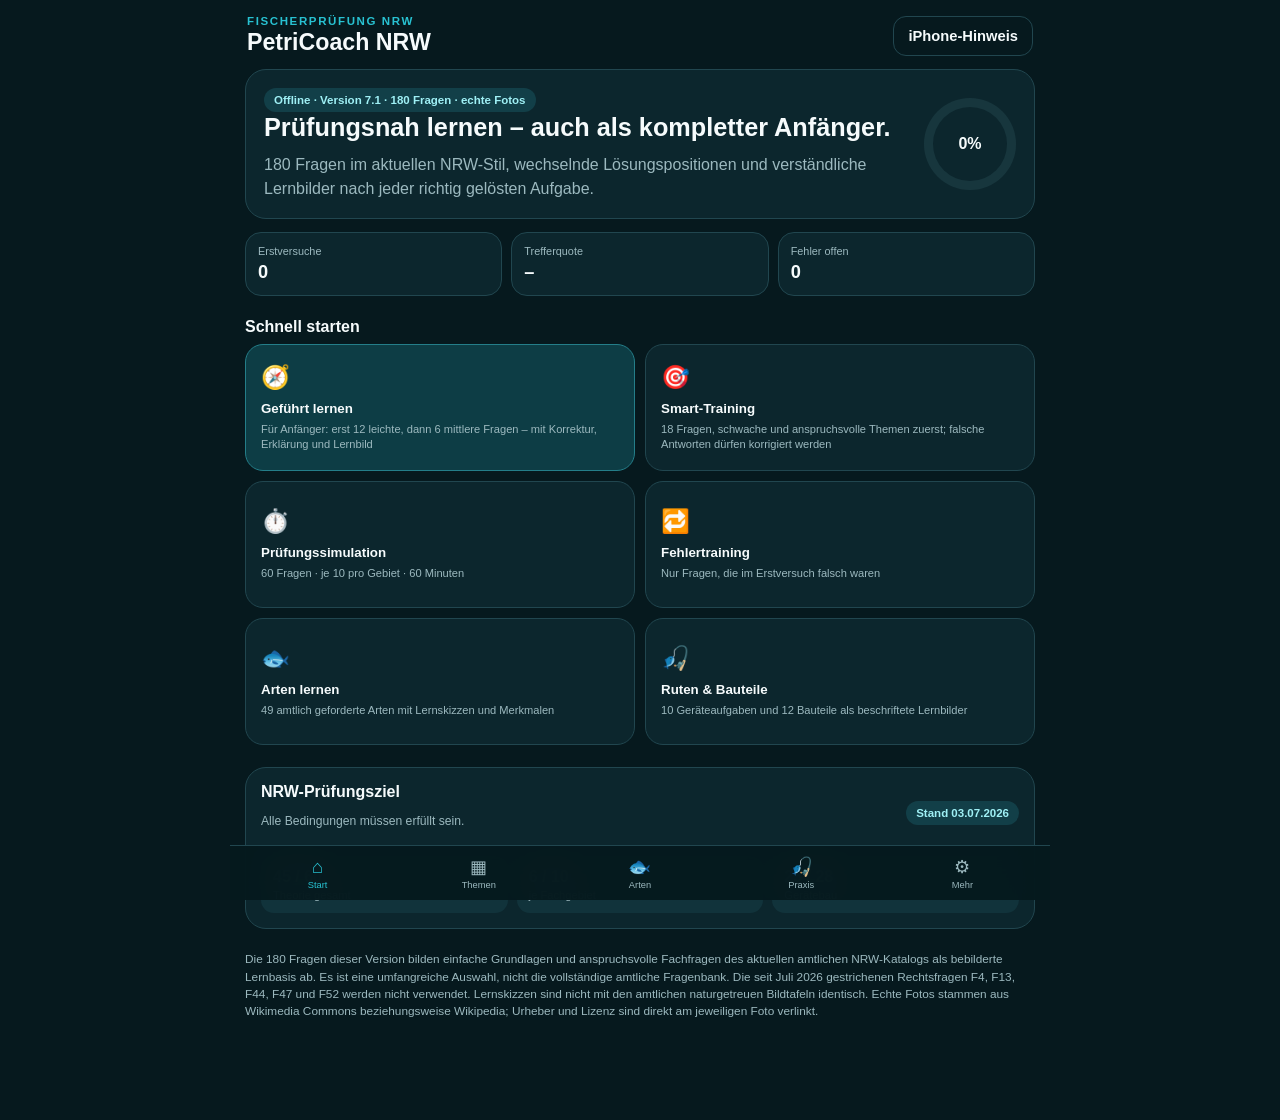
<file: index.html>
<!doctype html>
<html lang="de">
<head>
  <meta charset="utf-8">
  <meta name="viewport" content="width=device-width,initial-scale=1,viewport-fit=cover">
  <meta name="theme-color" content="#073b46">
  <meta name="apple-mobile-web-app-capable" content="yes">
  <meta name="apple-mobile-web-app-title" content="PetriCoach NRW">
  <meta http-equiv="refresh" content="0;url=/v7/">
  <title>PetriCoach NRW</title>
  <style>html,body{margin:0;min-height:100%;display:grid;place-items:center;background:#06191e;color:#f6fbfc;font:18px -apple-system,BlinkMacSystemFont,"Segoe UI",sans-serif}a{color:#75e1e8}</style>
</head>
<body><p>PetriCoach mit echten Lernfotos wird geoeffnet …<br><a href="/v7/">App direkt oeffnen</a></p><script>location.replace('/v7/'+location.search+location.hash)</script></body>
</html>
</file>
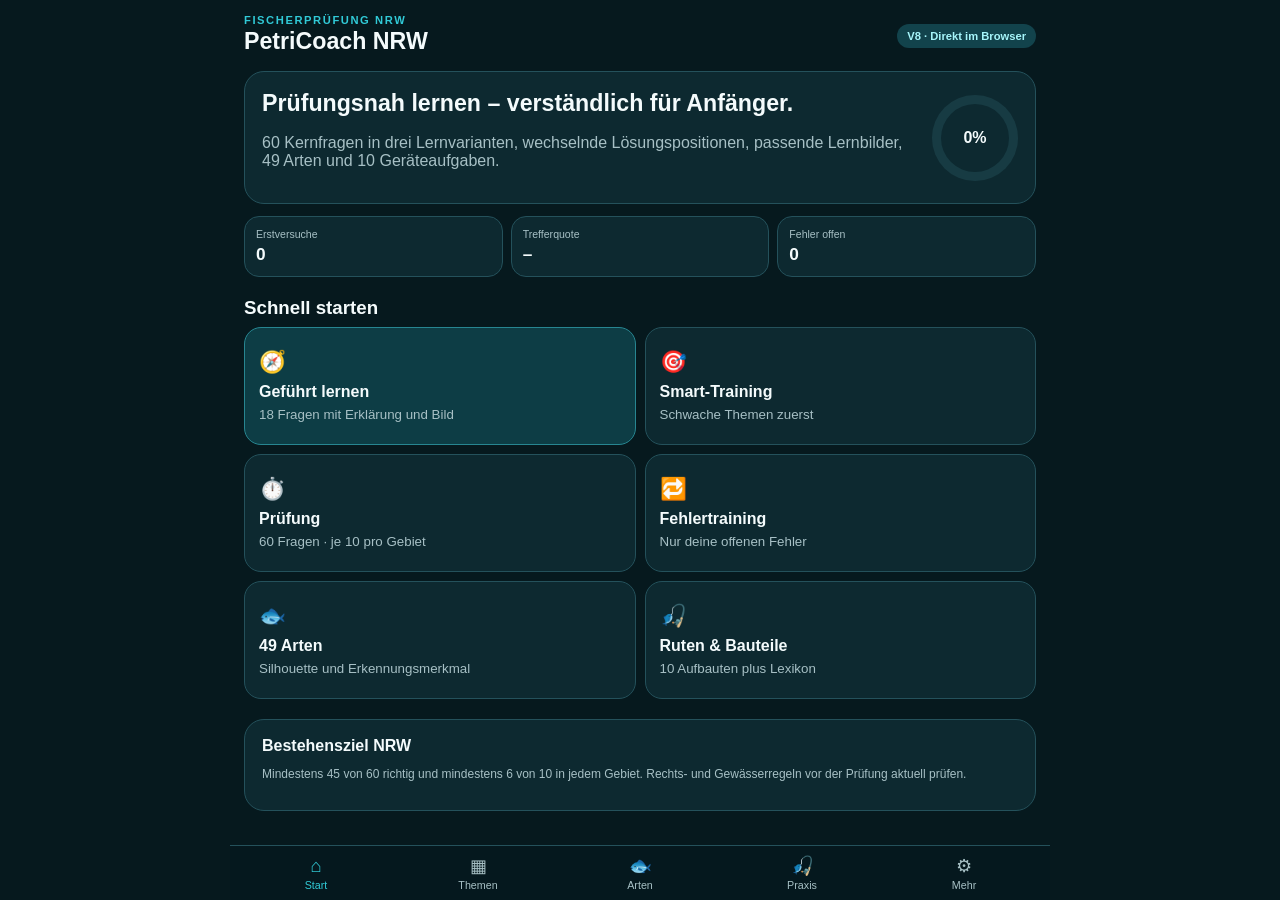
<file: petricoach-v8/index.html>
<!doctype html><html lang="de"><head><meta charset="utf-8"><meta name="viewport" content="width=device-width,initial-scale=1,viewport-fit=cover"><meta name="theme-color" content="#062027"><meta name="apple-mobile-web-app-capable" content="yes"><title>PetriCoach NRW</title><style>
:root{--bg:#06191e;--p:#0d2930;--p2:#123941;--line:#24515b;--txt:#f4fbfc;--mut:#a7c0c5;--a:#31cad7;--ok:#5be39a;--bad:#ff8888;--warn:#ffd06d}*{box-sizing:border-box}html,body{margin:0;background:var(--bg);color:var(--txt);font-family:-apple-system,BlinkMacSystemFont,"Segoe UI",sans-serif}body{min-height:100vh}button,input{font:inherit}.app{max-width:820px;margin:auto;padding:calc(14px + env(safe-area-inset-top)) 14px calc(86px + env(safe-area-inset-bottom))}.top{display:flex;justify-content:space-between;align-items:center;margin-bottom:14px}.ey{font-size:.7rem;letter-spacing:.14em;text-transform:uppercase;color:var(--a);font-weight:800}h1{font-size:1.45rem;margin:2px 0}h2{font-size:1.45rem;line-height:1.25;margin:0 0 10px}h3{margin:0 0 8px}.mut{color:var(--mut)}.tiny{font-size:.75rem}.view{display:none}.view.on{display:block}.card{background:var(--p);border:1px solid var(--line);border-radius:20px;padding:17px}.hero{display:grid;grid-template-columns:1fr auto;gap:14px;align-items:center}.pill,.tag{display:inline-flex;border-radius:999px;padding:6px 10px;background:#12434c;color:#a6f5fa;font-size:.7rem;font-weight:800}.ring{width:86px;height:86px;border-radius:50%;display:grid;place-items:center;background:conic-gradient(var(--a) 0deg,#173b43 0deg);position:relative}.ring:after{content:"";position:absolute;inset:9px;border-radius:50%;background:var(--p)}.ring b{z-index:1}.stats{display:grid;grid-template-columns:repeat(3,1fr);gap:8px;margin:12px 0}.stat{background:var(--p);border:1px solid var(--line);border-radius:15px;padding:11px}.stat span{font-size:.66rem;color:var(--mut);display:block}.stat b{display:block;margin-top:4px;font-size:1.08rem}.grid{display:grid;grid-template-columns:1fr 1fr;gap:9px}.action{border:1px solid var(--line);border-radius:17px;background:var(--p);color:var(--txt);padding:14px;text-align:left;min-height:118px}.action.primary{background:#0d3d45;border-color:#278691}.action .ico{font-size:1.35rem;display:block;margin-bottom:8px}.action small{display:block;color:var(--mut);line-height:1.3;margin-top:5px}.section{margin-top:20px}.nav{position:fixed;left:50%;bottom:0;transform:translateX(-50%);width:min(820px,100%);display:grid;grid-template-columns:repeat(5,1fr);background:rgba(6,25,30,.97);border-top:1px solid var(--line);padding:8px 5px calc(8px + env(safe-area-inset-bottom));z-index:20}.nav button{background:none;border:0;color:var(--mut);font-size:.67rem;display:grid;place-items:center;gap:2px}.nav button.on{color:var(--a)}.nav i{font-style:normal;font-size:1.15rem}.btn,.icon{border:1px solid var(--line);background:var(--p);color:var(--txt);border-radius:13px;padding:10px 13px;font-weight:800}.btn.main{background:var(--a);border:0;color:#05262c}.icon{width:42px;height:42px;padding:0;border-radius:50%}.row{display:flex;align-items:center;gap:10px}.between{justify-content:space-between}.progress{height:8px;background:var(--p2);border-radius:99px;overflow:hidden;margin:12px 0 18px}.progress i{display:block;height:100%;background:var(--a);width:0}.meta{display:flex;justify-content:space-between;gap:8px;align-items:flex-start}.answers{display:grid;gap:10px;margin:18px 0}.answer{display:grid;grid-template-columns:27px 1fr;gap:8px;text-align:left;color:var(--txt);background:var(--p);border:1px solid var(--line);border-radius:15px;padding:14px;line-height:1.35}.answer em{font-style:normal;background:var(--p2);border-radius:50%;width:25px;height:25px;display:grid;place-items:center;font-size:.75rem;font-weight:900}.answer.ok{border-color:var(--ok);background:#103b2d}.answer.bad{border-color:var(--bad);background:#3b2025}.answer:disabled{opacity:1}.feedback{background:var(--p);border-left:4px solid var(--ok);border-radius:14px;padding:14px;line-height:1.45}.feedback.bad{border-left-color:var(--bad)}.hide{display:none!important}.visual{margin-top:13px;background:#08232a;border:1px solid var(--line);border-radius:16px;padding:10px}.visual svg{width:100%;height:auto;display:block}.memory{background:#173d45;border-radius:11px;padding:9px 11px;margin-top:9px;font-weight:700}.quiz-actions{display:flex;justify-content:space-between;gap:10px;margin-top:15px}.list{display:grid;gap:10px;margin-top:12px}.item{background:var(--p);border:1px solid var(--line);border-radius:16px;padding:13px}.bar{height:8px;background:var(--p2);border-radius:99px;overflow:hidden;margin-top:8px}.bar i{height:100%;display:block;background:var(--a)}.species{display:grid;grid-template-columns:repeat(2,1fr);gap:9px}.sp{background:var(--p);border:1px solid var(--line);border-radius:15px;padding:10px}.sp svg{width:100%;height:88px;background:#08232a;border-radius:10px}.sp b,.sp small{display:block}.sp small{color:var(--mut);margin-top:4px}.search{width:100%;padding:12px 13px;border-radius:13px;border:1px solid var(--line);background:var(--p);color:var(--txt);margin:10px 0 13px}.rig svg,.comp svg{width:100%;height:auto;background:#08232a;border-radius:12px;margin-top:10px}.rig ol{color:var(--mut);padding-left:20px}.result{text-align:center}.result .big{font-size:2.5rem}.toast{position:fixed;bottom:92px;left:50%;transform:translateX(-50%) translateY(15px);opacity:0;background:#14353d;border:1px solid var(--line);padding:9px 13px;border-radius:999px;transition:.2s;z-index:30}.toast.on{opacity:1;transform:translateX(-50%)}@media(max-width:520px){.hero{grid-template-columns:1fr}.ring{width:75px;height:75px}.grid{grid-template-columns:1fr 1fr}.species{grid-template-columns:1fr 1fr}}
</style></head><body><div class="app"><header class="top"><div><div class="ey">Fischerprüfung NRW</div><h1>PetriCoach NRW</h1></div><span class="pill">V8 · Direkt im Browser</span></header><main>
<section id="home" class="view on"><div class="card hero"><div><h2>Prüfungsnah lernen – verständlich für Anfänger.</h2><p class="mut">60 Kernfragen in drei Lernvarianten, wechselnde Lösungspositionen, passende Lernbilder, 49 Arten und 10 Geräteaufgaben.</p></div><div class="ring" id="ring"><b id="ready">0%</b></div></div><div class="stats"><div class="stat"><span>Erstversuche</span><b id="answered">0</b></div><div class="stat"><span>Trefferquote</span><b id="accuracy">–</b></div><div class="stat"><span>Fehler offen</span><b id="mistakes">0</b></div></div><div class="section"><h3>Schnell starten</h3><div class="grid"><button class="action primary" data-start="guided"><span class="ico">🧭</span><b>Geführt lernen</b><small>18 Fragen mit Erklärung und Bild</small></button><button class="action" data-start="smart"><span class="ico">🎯</span><b>Smart-Training</b><small>Schwache Themen zuerst</small></button><button class="action" data-start="exam"><span class="ico">⏱️</span><b>Prüfung</b><small>60 Fragen · je 10 pro Gebiet</small></button><button class="action" data-start="mistakes"><span class="ico">🔁</span><b>Fehlertraining</b><small>Nur deine offenen Fehler</small></button><button class="action" data-nav="species"><span class="ico">🐟</span><b>49 Arten</b><small>Silhouette und Erkennungsmerkmal</small></button><button class="action" data-nav="practice"><span class="ico">🎣</span><b>Ruten & Bauteile</b><small>10 Aufbauten plus Lexikon</small></button></div></div><div class="card section"><b>Bestehensziel NRW</b><p class="mut tiny">Mindestens 45 von 60 richtig und mindestens 6 von 10 in jedem Gebiet. Rechts- und Gewässerregeln vor der Prüfung aktuell prüfen.</p></div></section>
<section id="quiz" class="view"><div class="row between"><button class="icon" id="quit">✕</button><div style="text-align:center"><b id="modeTitle">Training</b><div class="mut tiny" id="counter"></div></div><b id="timer">00:00</b></div><div class="progress"><i id="prog"></i></div><div class="meta"><span class="tag" id="cat"></span><span class="tag" id="diff"></span></div><h2 id="question"></h2><div class="answers" id="answersBox"></div><div id="feedback" class="feedback hide"></div><div class="quiz-actions"><button class="btn" id="hint">Merksatz</button><button class="btn main hide" id="next">Weiter</button></div></section>
<section id="result" class="view"><div class="card result"><div class="big" id="resIcon">🎣</div><h2 id="resTitle">Auswertung</h2><p id="resText"></p></div><div class="list" id="resCats"></div><button class="btn main" style="width:100%;margin-top:10px" id="again">Noch einmal</button><button class="btn" style="width:100%;margin-top:8px" data-nav="home">Zur Übersicht</button></section>
<section id="species" class="view"><div class="row between"><div><div class="ey">Artenkenntnis</div><h2>49 Prüfungsarten</h2></div><button class="icon" data-nav="home">✕</button></div><input class="search" id="spSearch" placeholder="Art oder Merkmal suchen …"><div class="species" id="spGrid"></div></section>
<section id="practice" class="view"><div class="row between"><div><div class="ey">Praktischer Teil</div><h2>Ruten, Montagen & Bauteile</h2></div><button class="icon" data-nav="home">✕</button></div><div class="row"><button class="btn main" id="rigTab">10 Geräteaufgaben</button><button class="btn" id="compTab">Bauteile</button></div><div class="list" id="rigList"></div><div class="list hide" id="compList"></div></section>
<section id="learn" class="view"><div class="row between"><div><div class="ey">Lernstand</div><h2>Sechs Themengebiete</h2></div><button class="icon" data-nav="home">✕</button></div><div class="list" id="topics"></div></section>
<section id="more" class="view"><div class="row between"><div><div class="ey">Einstellungen</div><h2>Mehr</h2></div><button class="icon" data-nav="home">✕</button></div><div class="card"><b>Offline</b><p class="mut">Nach dem Hinzufügen zum Home-Bildschirm speichert Safari diese Seite. Der Lernstand bleibt lokal auf deinem Gerät.</p><button class="btn" id="reset">Lernstand löschen</button></div><div class="card section"><b>Hinweis</b><p class="mut tiny">Eigenständiger Lerntrainer, keine amtliche Prüfungssoftware. Die Bildtafeln der echten Prüfung zusätzlich mit naturgetreuen Abbildungen üben.</p></div></section>
</main></div><nav class="nav"><button data-nav="home" class="on"><i>⌂</i>Start</button><button data-nav="learn"><i>▦</i>Themen</button><button data-nav="species"><i>🐟</i>Arten</button><button data-nav="practice"><i>🎣</i>Praxis</button><button data-nav="more"><i>⚙︎</i>Mehr</button></nav><div class="toast" id="toast"></div><script src="data.js"></script><script>
(()=>{'use strict';const D=window.PETRI_DATA,$=s=>document.querySelector(s),$$=s=>[...document.querySelectorAll(s)],C=[...new Set(D.questions.map(q=>q.c))],KEY='petri-v8';let st={stats:{n:0,ok:0,bad:{},topics:{}},quiz:[],i:0,first:true,solved:false,sessionOk:0,sessionFirst:0,mode:'guided',timer:null,secs:0,shown:[]};try{Object.assign(st.stats,JSON.parse(localStorage.getItem(KEY)||'{}'))}catch(e){}const save=()=>{try{localStorage.setItem(KEY,JSON.stringify(st.stats))}catch(e){}};const esc=x=>String(x).replace(/[&<>"']/g,c=>({'&':'&amp;','<':'&lt;','>':'&gt;','"':'&quot;',"'":'&#39;'}[c]));const shuffle=a=>{a=[...a];for(let i=a.length-1;i;i--){const j=Math.floor(Math.random()*(i+1));[a[i],a[j]]=[a[j],a[i]]}return a};function view(id){$$('.view').forEach(x=>x.classList.toggle('on',x.id===id));$$('.nav button').forEach(x=>x.classList.toggle('on',x.dataset.nav===id));scrollTo(0,0)}function toast(t){const x=$('#toast');x.textContent=t;x.classList.add('on');setTimeout(()=>x.classList.remove('on'),1500)}function home(){const s=st.stats,p=s.n?Math.round(s.ok/s.n*100):0;$('#answered').textContent=s.n;$('#accuracy').textContent=s.n?p+'%':'–';$('#mistakes').textContent=Object.keys(s.bad||{}).length;$('#ready').textContent=p+'%';$('#ring').style.background=`conic-gradient(var(--a) ${p*3.6}deg,#173b43 0deg)`}function variant(q,k){const lead=k===0?'':k===1?'Prüfungswiederholung: ': 'Für die sichere Anwendung: ';return {...q,q:lead+q.q}}function pool(){return D.questions.flatMap(q=>[0,1,2].map(k=>variant(q,k)))}function pick(mode){if(mode==='exam')return C.flatMap(c=>shuffle(D.questions.filter(q=>q.c===c)).slice(0,10));if(mode==='mistakes'){const ids=Object.keys(st.stats.bad||{});const p=pool().filter(q=>ids.includes(q.i));return p.length?shuffle(p).slice(0,30):shuffle(pool()).slice(0,18)}if(mode==='smart'){const weak=[...C].sort((a,b)=>rate(a)-rate(b));let r=[];weak.forEach(c=>r.push(...shuffle(pool().filter(q=>q.c===c)).slice(0,3)));return r.slice(0,18)}return shuffle(C.flatMap(c=>{const x=pool().filter(q=>q.c===c);return [shuffle(x.filter(q=>q.d==='leicht'))[0],shuffle(x.filter(q=>q.d==='leicht'))[0],shuffle(x.filter(q=>q.d!=='leicht'))[0]].filter(Boolean)})).slice(0,18)}function rate(c){const t=st.stats.topics?.[c];return t&&t.n?t.ok/t.n:0}function prep(q,pos){let a=q.a.map((t,i)=>({t,ok:i===q.r}));a=shuffle(a);let ci=a.findIndex(x=>x.ok);if(ci!==pos){[a[ci],a[pos]]=[a[pos],a[ci]]}return {...q,opts:a}}function start(mode){st.mode=mode;let q=pick(mode),startPos=Math.floor(Math.random()*3);st.quiz=q.map((x,i)=>prep(x,(startPos+i)%3));st.i=0;st.sessionOk=0;st.sessionFirst=0;st.secs=mode==='exam'?3600:0;clearInterval(st.timer);st.timer=setInterval(tick,1000);$('#modeTitle').textContent={guided:'Geführt lernen',smart:'Smart-Training',exam:'Prüfungssimulation',mistakes:'Fehlertraining'}[mode];view('quiz');renderQ();tick()}function tick(){if(st.mode==='exam'){st.secs--;if(st.secs<=0){clearInterval(st.timer);finish()}$('#timer').textContent=`${String(Math.max(0,Math.floor(st.secs/60))).padStart(2,'0')}:${String(Math.max(0,st.secs%60)).padStart(2,'0')}`}else{$('#timer').textContent='Lernen'}}function renderQ(){if(st.i>=st.quiz.length)return finish();st.first=true;st.solved=false;const q=st.quiz[st.i];$('#counter').textContent=`${st.i+1} / ${st.quiz.length}`;$('#prog').style.width=(st.i/st.quiz.length*100)+'%';$('#cat').textContent=q.c;$('#diff').textContent=q.d;$('#question').textContent=q.q;$('#feedback').className='feedback hide';$('#next').classList.add('hide');const box=$('#answersBox');box.innerHTML='';q.opts.forEach((o,i)=>{const b=document.createElement('button');b.className='answer';b.innerHTML=`<em>${'ABC'[i]}</em><span>${esc(o.t)}</span>`;b.onclick=()=>answer(i,b);box.appendChild(b)})}function answer(i,b){if(st.solved)return;const q=st.quiz[st.i],o=q.opts[i],f=$('#feedback');if(st.first){st.stats.n++;st.sessionFirst++;const t=st.stats.topics[q.c]||(st.stats.topics[q.c]={n:0,ok:0});t.n++;if(o.ok){st.stats.ok++;t.ok++;delete st.stats.bad[q.i]}else st.stats.bad[q.i]=1;save();st.first=false}if(!o.ok){b.classList.add('bad');b.disabled=true;f.className='feedback bad';f.innerHTML='<b>Noch nicht.</b><br>Die richtige Antwort bleibt verborgen. Überlege noch einmal.';return}st.solved=true;st.sessionOk++;$$('.answer').forEach((x,j)=>{x.disabled=true;if(q.opts[j].ok)x.classList.add('ok')});f.className='feedback';f.innerHTML=`<b>Richtig.</b><br>${esc(q.e)}${visual(q)}<div class="memory">Merksatz: ${esc(q.m)}</div>`;$('#next').classList.remove('hide');home()}function visual(q){return `<div class="visual"><b>Passendes Lernbild</b>${svg(q)}<div class="tiny mut">Die Grafik zeigt den Kern der richtigen Lösung.</div></div>`}function svg(q){const c=q.c,ans=esc(q.a[q.r]);if(c==='Gerätekunde')return gearSvg(q.v,ans);if(c==='Gewässerkunde und Fischhege')return waterSvg(ans);if(c==='Gesetzeskunde')return lawSvg(ans);if(c==='Natur- und Tierschutz')return natureSvg(ans);return fishSvg(q.v,ans)}const wrap=x=>`<svg viewBox="0 0 760 330" xmlns="http://www.w3.org/2000/svg" role="img">${x}</svg>`;const label=(x,y,t)=>`<rect x="${x}" y="${y}" width="${Math.min(620,Math.max(180,t.length*9))}" height="40" rx="12" fill="#143b43"/><text x="${x+12}" y="${y+26}" fill="#f4fbfc" font-size="16" font-weight="800">${t}</text>`;function fishSvg(v,a){let x='<ellipse cx="365" cy="160" rx="190" ry="78" fill="#377985" stroke="#a6f5fa" stroke-width="5"/><path d="M180 160 L75 90 L92 160 L75 230 Z" fill="#2d6570"/><circle cx="495" cy="133" r="8" fill="#fff"/>';if(v.includes('fins'))x+='<path d="M300 85 Q365 15 430 88 M330 235 Q380 300 435 232" fill="#2d6570" stroke="#a6f5fa" stroke-width="4"/>';if(v.includes('heart'))x+='<circle cx="460" cy="205" r="25" fill="#ff8888"/>';if(v.includes('parasite'))x+='<circle cx="330" cy="140" r="11" fill="#ff8888"/><circle cx="410" cy="190" r="11" fill="#ff8888"/>';x+=label(80,270,a);return wrap(x)}function waterSvg(a){let x='<rect width="760" height="330" fill="#0a3540"/><path d="M0 95 Q150 70 300 95 T760 95 L760 330 L0 330 Z" fill="#176b7f"/><path d="M0 270 Q200 235 400 270 T760 260 L760 330 L0 330 Z" fill="#735d3c"/>';for(let i=0;i<14;i++)x+=`<circle cx="${45+i*49}" cy="${130+(i%4)*30}" r="6" fill="#d9fbff"/>`;x+='<path d="M570 270 Q580 190 590 120 M615 270 Q625 190 635 135" stroke="#5be39a" stroke-width="12"/>'+label(55,35,a);return wrap(x)}function natureSvg(a){return wrap('<rect width="760" height="330" fill="#153d46"/><path d="M0 225 Q180 185 380 225 T760 215 L760 330 L0 330 Z" fill="#176b7f"/><path d="M540 290 Q550 180 565 85 M590 290 Q600 195 615 110" stroke="#5be39a" stroke-width="15"/><circle cx="155" cy="155" r="55" fill="#2d6570"/><path d="M110 155 L50 120 L60 155 L50 190 Z" fill="#2d6570"/>'+label(60,35,a))}function lawSvg(a){return wrap('<rect x="85" y="70" width="245" height="175" rx="18" fill="#f4fbfc"/><text x="207" y="115" fill="#073b46" font-size="21" font-weight="900" text-anchor="middle">Fischereischein</text><text x="380" y="165" fill="#31cad7" font-size="38" font-weight="900" text-anchor="middle">+</text><rect x="430" y="70" width="245" height="175" rx="18" fill="#f4fbfc"/><text x="552" y="115" fill="#073b46" font-size="20" font-weight="900" text-anchor="middle">Gewässerregeln</text>'+label(85,270,a))}function gearSvg(v,a){let x='<path d="M55 160 Q350 95 700 90" fill="none" stroke="#eaf8fa" stroke-width="8"/><path d="M55 160 L20 180" stroke="#b78957" stroke-width="18"/><circle cx="150" cy="165" r="36" fill="#28535b" stroke="#a6f5fa" stroke-width="5"/><path d="M150 130 Q370 45 700 70 L700 245" fill="none" stroke="#fff" stroke-width="3"/>';[260,380,510,625].forEach((n,i)=>x+=`<circle cx="${n}" cy="${130-i*13}" r="9" fill="none" stroke="#31cad7" stroke-width="4"/>`);if(v.includes('running'))x+='<ellipse cx="700" cy="245" rx="35" ry="24" fill="#8b98a0"/>';if(v.includes('spinner'))x+='<ellipse cx="700" cy="245" rx="45" ry="20" fill="#ffd06d"/>';x+=label(75,270,a);return wrap(x)}function finish(){clearInterval(st.timer);view('result');const p=st.quiz.length?Math.round(st.sessionOk/st.quiz.length*100):0;$('#resIcon').textContent=p>=75?'🏆':'🎣';$('#resTitle').textContent=p>=75?'Gute Leistung':'Weiter üben';$('#resText').textContent=`${st.sessionOk} von ${st.quiz.length} gelöst (${p} %). Erstversuche werden separat im Lernstand gespeichert.`;const stats={};st.quiz.forEach(q=>{const z=stats[q.c]||(stats[q.c]={n:0});z.n++});$('#resCats').innerHTML=C.map(c=>{const t=st.stats.topics[c]||{n:0,ok:0},r=t.n?Math.round(t.ok/t.n*100):0;return `<div class="item"><div class="row between"><b>${esc(c)}</b><span>${r}%</span></div><div class="bar"><i style="width:${r}%"></i></div></div>`}).join('')}function topics(){$('#topics').innerHTML=C.map(c=>{const t=st.stats.topics[c]||{n:0,ok:0},r=t.n?Math.round(t.ok/t.n*100):0;return `<div class="item"><div class="row between"><b>${esc(c)}</b><span>${r}%</span></div><div class="bar"><i style="width:${r}%"></i></div><p class="mut tiny">${t.ok} von ${t.n} Erstversuchen richtig</p></div>`}).join('')}function spSvg(profile,name){let x=profile.includes('eel')||profile.includes('lamprey')?'<path d="M40 60 C120 10 205 25 245 65 S320 105 355 55" fill="none" stroke="#377985" stroke-width="28" stroke-linecap="round"/>':'<ellipse cx="190" cy="65" rx="120" ry="38" fill="#377985"/><path d="M72 65 L25 28 L36 65 L25 102 Z" fill="#2d6570"/><circle cx="250" cy="52" r="5" fill="#fff"/>';return `<svg viewBox="0 0 380 130" xmlns="http://www.w3.org/2000/svg">${x}<text x="190" y="122" fill="#a6f5fa" text-anchor="middle" font-size="15" font-weight="800">${esc(name)}</text></svg>`}function species(filter=''){const f=filter.toLowerCase();$('#spGrid').innerHTML=D.species.filter(s=>(s[0]+' '+s[1]+' '+s[3]).toLowerCase().includes(f)).map(s=>`<div class="sp">${spSvg(s[2],s[0])}<b>${esc(s[0])}</b><small>${esc(s[1])}</small><small>${esc(s[3])}</small></div>`).join('')}function rigSvg(r){return wrap('<path d="M45 120 Q340 55 700 85" fill="none" stroke="#eaf8fa" stroke-width="8"/><circle cx="150" cy="135" r="35" fill="#28535b" stroke="#a6f5fa" stroke-width="5"/><path d="M150 105 Q380 25 690 65 L690 270" fill="none" stroke="#fff" stroke-width="3"/><circle cx="690" cy="235" r="13" fill="#ffd06d"/>'+label(50,275,r.name))}function rigs(){const w=$('#rigList');w.innerHTML='';D.practice.forEach(r=>{const d=document.createElement('div');d.className='item rig';d.innerHTML=`<b>${esc(r.id+' · '+r.name)}</b><p class="mut tiny">${esc(r.tip)}</p><button class="btn">Aufbau zeigen</button><div class="hide detail"></div>`;d.querySelector('button').onclick=e=>{const z=d.querySelector('.detail'),open=z.classList.contains('hide');z.classList.toggle('hide',!open);z.innerHTML=open?rigSvg(r)+'<ol>'+r.parts.map(p=>'<li>'+esc(p)+'</li>').join('')+'</ol>':'';e.target.textContent=open?'Schließen':'Aufbau zeigen'};w.appendChild(d)})}function comps(){const w=$('#compList');w.innerHTML=D.components.map((c,i)=>`<div class="item comp"><b>${esc(c[0])}</b><p class="mut tiny">${esc(c[1])}</p>${gearSvg(i<4?'reel':'part',c[0])}</div>`).join('')}$$('[data-nav]').forEach(b=>b.onclick=()=>{topics();view(b.dataset.nav)});$$('[data-start]').forEach(b=>b.onclick=()=>start(b.dataset.start));$('#quit').onclick=()=>{clearInterval(st.timer);view('home')};$('#next').onclick=()=>{st.i++;renderQ()};$('#hint').onclick=()=>{const q=st.quiz[st.i];if(!st.solved){const f=$('#feedback');f.className='feedback';f.innerHTML='<b>Merksatz:</b><br>'+esc(q.m)}};$('#again').onclick=()=>start(st.mode);$('#spSearch').oninput=e=>species(e.target.value);$('#rigTab').onclick=()=>{$('#rigList').classList.remove('hide');$('#compList').classList.add('hide');$('#rigTab').classList.add('main');$('#compTab').classList.remove('main')};$('#compTab').onclick=()=>{$('#rigList').classList.add('hide');$('#compList').classList.remove('hide');$('#compTab').classList.add('main');$('#rigTab').classList.remove('main')};$('#reset').onclick=()=>{if(confirm('Lernstand wirklich löschen?')){st.stats={n:0,ok:0,bad:{},topics:{}};save();home();topics();toast('Lernstand gelöscht')}};home();topics();species();rigs();comps();if('serviceWorker'in navigator)navigator.serviceWorker.getRegistrations().then(rs=>rs.forEach(r=>{if(!r.scope.includes('/petricoach-v8/'))r.unregister()})).catch(()=>{});})();
</script></body></html>
</file>
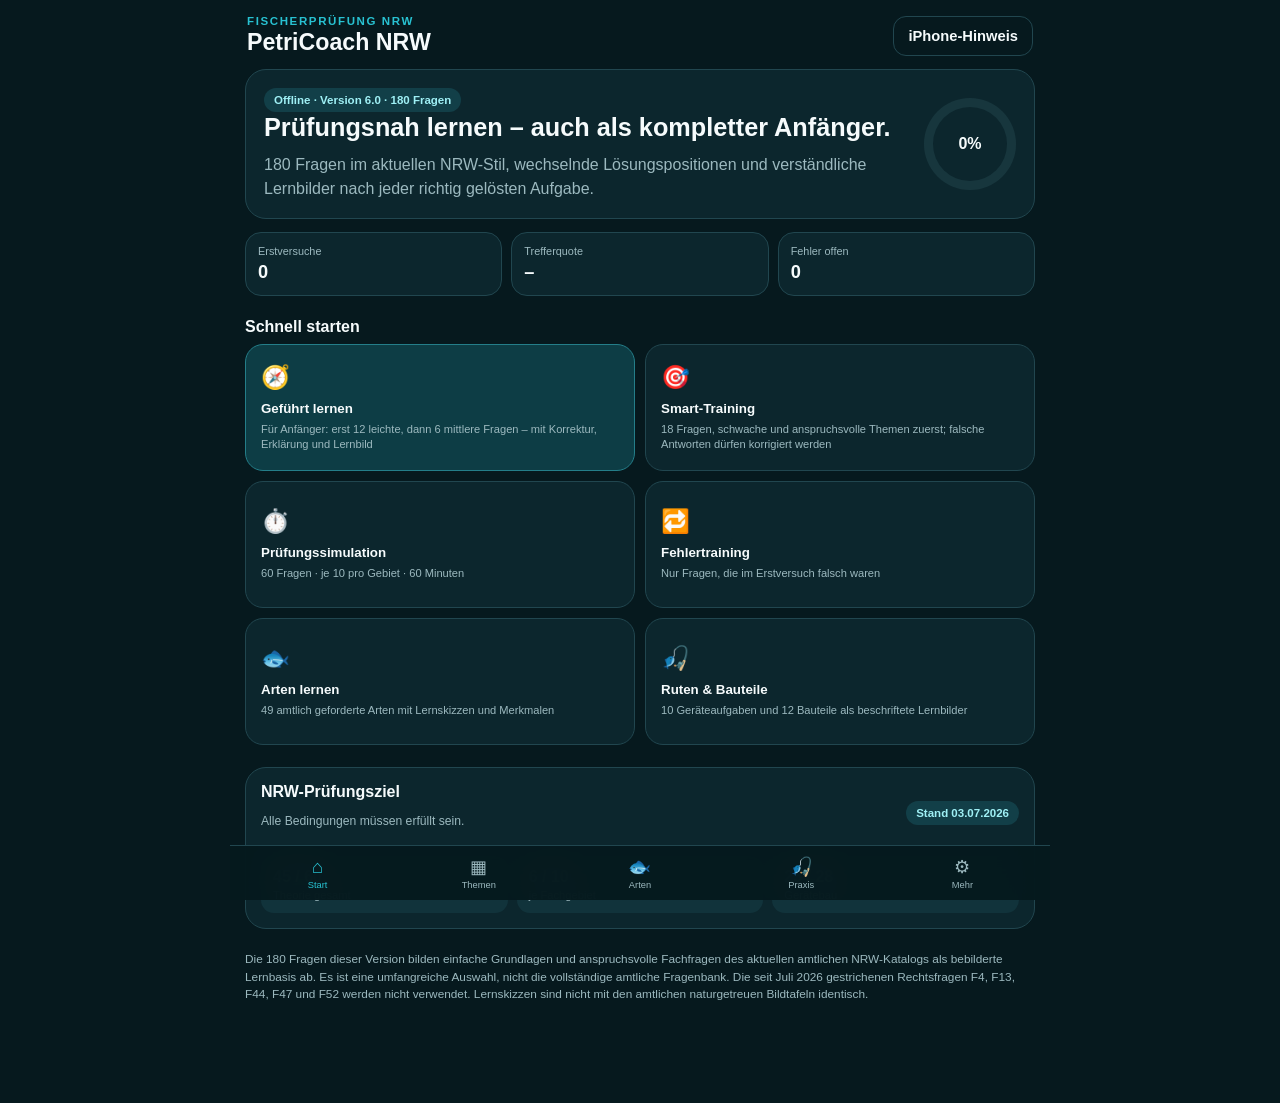
<file: v6/index.html>
<!doctype html>
<html lang="de">
<head>
<meta charset="utf-8">
<meta name="viewport" content="width=device-width,initial-scale=1,viewport-fit=cover">
<meta name="theme-color" content="#073b46">
<meta name="apple-mobile-web-app-capable" content="yes">
<meta name="apple-mobile-web-app-status-bar-style" content="black-translucent">
<meta name="apple-mobile-web-app-title" content="PetriCoach NRW">
<title>PetriCoach NRW – Bebilderter Intensivtrainer</title>
<style>
:root{--bg:#06191e;--panel:#0c262d;--panel2:#11333b;--text:#f6fbfc;--muted:#9cb9bf;--accent:#28c2d2;--accent2:#b9f4f7;--good:#54dc8f;--goodbg:#103a2b;--bad:#ff8585;--badbg:#3b2025;--warn:#ffc96a;--line:#21464f;--safe:env(safe-area-inset-bottom)}
*{box-sizing:border-box}html,body{margin:0;background:var(--bg);color:var(--text);font-family:-apple-system,BlinkMacSystemFont,"Segoe UI",sans-serif}body{min-height:100vh}.shell{max-width:820px;margin:auto;min-height:100vh;padding:0 15px calc(88px + var(--safe))}.top{display:flex;align-items:center;justify-content:space-between;padding:calc(15px + env(safe-area-inset-top)) 2px 13px}.eyebrow{font-size:.72rem;letter-spacing:.14em;text-transform:uppercase;color:var(--accent);font-weight:800}h1{font-size:1.45rem;margin:2px 0 0}h2{font-size:1.58rem;line-height:1.22;margin:0 0 10px}h3{margin:0 0 8px;font-size:1rem}p{line-height:1.48}.muted{color:var(--muted)}.tiny{font-size:.76rem}.view{display:none}.view.active{display:block}.card{background:var(--panel);border:1px solid var(--line);border-radius:21px;padding:18px}.compact{padding:15px}.hero{display:grid;grid-template-columns:1fr auto;gap:14px;align-items:center}.hero p{margin:0;color:var(--muted)}.pill,.badge,.difficulty{display:inline-flex;align-items:center;border-radius:999px;padding:6px 10px;font-size:.72rem;font-weight:800}.pill,.badge{background:#123f48;color:#9ff0f5}.difficulty{background:var(--panel2);color:var(--muted)}.difficulty.schwer{color:var(--warn)}.score-ring{width:92px;height:92px;border-radius:50%;display:grid;place-items:center;background:conic-gradient(var(--accent) 0deg,#17363d 0deg);position:relative}.score-ring:after{content:"";position:absolute;inset:9px;border-radius:50%;background:var(--panel)}.score-ring span{z-index:1;font-weight:900}.stats{display:grid;grid-template-columns:repeat(3,1fr);gap:9px;margin:13px 0}.stat{background:var(--panel);border:1px solid var(--line);border-radius:16px;padding:12px}.stat span{display:block;font-size:.68rem;color:var(--muted)}.stat strong{display:block;font-size:1.14rem;margin-top:4px}.section{margin-top:22px}.actions{display:grid;grid-template-columns:1fr 1fr;gap:10px}.action{background:var(--panel);border:1px solid var(--line);color:var(--text);border-radius:18px;padding:15px;text-align:left;min-height:127px}.action.primary{background:#0d3d45;border-color:#247e89}.action span{font-size:1.45rem;display:block;margin-bottom:10px}.action b,.action small{display:block}.action small{color:var(--muted);margin-top:6px;line-height:1.3}.row{display:flex;align-items:center;gap:10px}.between{justify-content:space-between}.requirements{display:grid;grid-template-columns:repeat(3,1fr);gap:9px;margin-top:13px}.requirements div{background:var(--panel2);border-radius:13px;padding:12px}.requirements b,.requirements span{display:block}.requirements span{font-size:.7rem;color:var(--muted);margin-top:3px}.ghost,.primary-btn,.danger,.mini-btn{border-radius:13px;padding:11px 14px;font-weight:800;font-size:.92rem}.ghost,.mini-btn{background:transparent;color:var(--text);border:1px solid var(--line)}.primary-btn{background:var(--accent);color:#03242a;border:0}.danger{background:#3b1c22;color:#ffb8b8;border:1px solid #71333d}.full{width:100%;margin-top:10px}.hidden{display:none!important}.bottom{position:fixed;bottom:0;left:50%;transform:translateX(-50%);width:min(820px,100%);display:grid;grid-template-columns:repeat(5,1fr);background:rgba(6,25,30,.96);backdrop-filter:blur(18px);border-top:1px solid var(--line);padding:9px 7px calc(9px + var(--safe));z-index:20}.bottom button{background:none;border:0;color:var(--muted);display:grid;gap:2px;place-items:center;font-size:.7rem}.bottom button.active{color:var(--accent)}.bottom span{font-size:1.15rem}.icon-btn{width:42px;height:42px;border-radius:50%;border:1px solid var(--line);background:var(--panel);color:var(--text)}.quiz-head{margin-bottom:13px}.quiz-head>div:nth-child(2){text-align:center}.quiz-head small{display:block;color:var(--muted);margin-top:2px}.timer{font-variant-numeric:tabular-nums}.progress{height:9px;background:var(--panel2);border-radius:99px;overflow:hidden;margin-bottom:17px}.progress i{display:block;height:100%;background:var(--accent);width:0;transition:width .2s}.question-meta{display:flex;justify-content:space-between;gap:8px;align-items:center;margin-bottom:13px}.category{display:inline-flex;border-radius:999px;background:#123f48;color:#9ff0f5;padding:6px 10px;font-size:.72rem;font-weight:800}.answers{display:grid;gap:11px;margin-top:19px}.answer{background:var(--panel);border:1px solid var(--line);color:var(--text);padding:15px;border-radius:16px;text-align:left;font-size:1rem;line-height:1.38;display:grid;grid-template-columns:30px 1fr;gap:8px;align-items:start}.answer .letter{width:25px;height:25px;border-radius:50%;display:grid;place-items:center;background:var(--panel2);font-size:.78rem;font-weight:900}.answer.correct{border-color:var(--good);background:var(--goodbg)}.answer.wrong{border-color:var(--bad);background:var(--badbg)}.answer:disabled{opacity:1}.feedback{margin-top:17px;border-left:4px solid var(--accent);background:var(--panel);border-radius:14px;padding:14px;line-height:1.48}.feedback.bad{border-left-color:var(--bad)}.feedback.good{border-left-color:var(--good)}.quiz-actions{display:flex;justify-content:space-between;gap:10px;margin-top:17px}.learning-visual{margin-top:14px;background:#081f25;border:1px solid var(--line);border-radius:17px;padding:12px;overflow:hidden}.learning-visual h3{color:var(--accent2)}.learning-visual svg{width:100%;height:auto;display:block;background:#09252c;border-radius:13px}.memory{margin-top:10px;padding:10px 12px;border-radius:12px;background:#173840;color:#d6f8fa;font-weight:700}.retry-note{color:#ffd2d2;margin-top:6px}.result-hero{text-align:center}.result-icon{font-size:2.8rem}.category-results,.topic-list,.practice-list,.component-list{display:grid;gap:11px;margin:14px 0}.category-card,.topic-card,.practice-card,.component-card{background:var(--panel);border:1px solid var(--line);border-radius:17px;padding:14px}.bar{height:9px;background:var(--panel2);border-radius:99px;overflow:hidden;margin-top:9px}.bar i{height:100%;display:block;background:var(--accent)}.mistake-review details{background:var(--panel);border:1px solid var(--line);border-radius:16px;padding:13px;margin-top:10px}.mistake-review summary{font-weight:800;cursor:pointer}.search{margin:14px 0}.search input{width:100%;border-radius:14px;padding:13px;background:var(--panel);border:1px solid var(--line);color:var(--text);font-size:1rem}.species-grid{display:grid;grid-template-columns:repeat(2,1fr);gap:10px}.species-card{background:var(--panel);border:1px solid var(--line);border-radius:16px;padding:12px}.species-card svg{width:100%;height:92px;background:#09252c;border-radius:11px;margin-bottom:8px}.species-card b{display:block}.species-card em{font-size:.7rem;color:var(--muted)}.species-card p{font-size:.75rem;color:var(--muted);margin:7px 0 0}.practice-card.open{border-color:var(--accent)}.practice-diagram{margin-top:12px}.practice-diagram svg{width:100%;height:auto;background:#09252c;border-radius:12px}.check-list{margin:10px 0 0;padding-left:20px;color:var(--muted)}.check-list li{margin:6px 0}.practice-actions{display:flex;gap:8px;flex-wrap:wrap;margin-top:10px}.done{border-color:var(--good)}.tabs{display:flex;gap:7px;overflow:auto;padding-bottom:4px;margin:13px 0}.tabs button{white-space:nowrap}.tabs button.active{border-color:var(--accent);color:var(--accent)}.toggle-row{display:flex;justify-content:space-between;gap:14px;align-items:center}.switch{position:relative;width:52px;height:31px;flex:none}.switch input{opacity:0;width:0;height:0}.slider{position:absolute;inset:0;background:#27444b;border-radius:999px;transition:.2s}.slider:before{content:"";position:absolute;width:23px;height:23px;left:4px;top:4px;background:white;border-radius:50%;transition:.2s}.switch input:checked+.slider{background:var(--accent)}.switch input:checked+.slider:before{transform:translateX(21px)}.source-note{font-size:.74rem;color:var(--muted);line-height:1.45}.toast{position:fixed;left:50%;bottom:95px;transform:translateX(-50%) translateY(20px);background:#122f36;border:1px solid var(--line);padding:10px 14px;border-radius:999px;opacity:0;pointer-events:none;transition:.2s;z-index:40}.toast.show{opacity:1;transform:translateX(-50%) translateY(0)}
@media(max-width:520px){.hero{grid-template-columns:1fr}.score-ring{width:78px;height:78px}.requirements{grid-template-columns:1fr 1fr}.species-grid{grid-template-columns:1fr 1fr}.question-meta{align-items:flex-start}.category{max-width:72%}.action{min-height:120px}.bottom small{font-size:.62rem}}
</style>
<meta name="theme-color" content="#073b46">
<meta name="apple-mobile-web-app-capable" content="yes">
<meta name="apple-mobile-web-app-status-bar-style" content="black-translucent">
<meta name="apple-mobile-web-app-title" content="PetriCoach NRW">
<link rel="manifest" href="manifest.webmanifest">
<link rel="icon" href="icon.svg" type="image/svg+xml">
<link rel="apple-touch-icon" href="icon.svg">
</head>
<body>
<div class="shell" id="app">
<header class="top"><div><div class="eyebrow">Fischerprüfung NRW</div><h1>PetriCoach NRW</h1></div><button id="installBtn" class="ghost">iPhone-Hinweis</button></header>
<main>
<section id="homeView" class="view active">
  <div class="hero card"><div><span class="pill">Offline · Version 6.0 · 180 Fragen</span><h2>Prüfungsnah lernen – auch als kompletter Anfänger.</h2><p>180 Fragen im aktuellen NRW-Stil, wechselnde Lösungspositionen und verständliche Lernbilder nach jeder richtig gelösten Aufgabe.</p></div><div id="readinessRing" class="score-ring"><span id="readinessValue">0%</span></div></div>
  <div class="stats"><div class="stat"><span>Erstversuche</span><strong id="answeredStat">0</strong></div><div class="stat"><span>Trefferquote</span><strong id="accuracyStat">–</strong></div><div class="stat"><span>Fehler offen</span><strong id="mistakesStat">0</strong></div></div>
  <section class="section"><h3>Schnell starten</h3><div class="actions">
    <button class="action primary" data-start="guided"><span>🧭</span><b>Geführt lernen</b><small>Für Anfänger: erst 12 leichte, dann 6 mittlere Fragen – mit Korrektur, Erklärung und Lernbild</small></button>
    <button class="action" data-start="smart"><span>🎯</span><b>Smart-Training</b><small>18 Fragen, schwache und anspruchsvolle Themen zuerst; falsche Antworten dürfen korrigiert werden</small></button>
    <button class="action" data-start="exam"><span>⏱️</span><b>Prüfungssimulation</b><small>60 Fragen · je 10 pro Gebiet · 60 Minuten</small></button>
    <button class="action" data-start="mistakes"><span>🔁</span><b>Fehlertraining</b><small>Nur Fragen, die im Erstversuch falsch waren</small></button>
    <button class="action" data-nav="species"><span>🐟</span><b>Arten lernen</b><small>49 amtlich geforderte Arten mit Lernskizzen und Merkmalen</small></button>
    <button class="action" data-nav="practice"><span>🎣</span><b>Ruten & Bauteile</b><small>10 Geräteaufgaben und 12 Bauteile als beschriftete Lernbilder</small></button>
  </div></section>
  <section class="section card compact"><div class="row between"><div><h3>NRW-Prüfungsziel</h3><p class="muted tiny">Alle Bedingungen müssen erfüllt sein.</p></div><span class="badge">Stand 03.07.2026</span></div><div class="requirements"><div><b>45 / 60</b><span>Theorie gesamt</span></div><div><b>6 / 10</b><span>je Fachgebiet</span></div><div><b>25 / 28</b><span>Gerätebau</span></div></div></section>
  <p class="source-note section">Die 180 Fragen dieser Version bilden einfache Grundlagen und anspruchsvolle Fachfragen des aktuellen amtlichen NRW-Katalogs als bebilderte Lernbasis ab. Es ist eine umfangreiche Auswahl, nicht die vollständige amtliche Fragenbank. Die seit Juli 2026 gestrichenen Rechtsfragen F4, F13, F44, F47 und F52 werden nicht verwendet. Lernskizzen sind nicht mit den amtlichen naturgetreuen Bildtafeln identisch.</p>
</section>

<section id="quizView" class="view">
  <div class="row between quiz-head"><button id="quitQuiz" class="icon-btn" aria-label="Training beenden">✕</button><div><b id="quizMode">Training</b><small id="quizCounter">1 / 18</small></div><div id="timer" class="timer">00:00</div></div>
  <div class="progress"><i id="quizProgress"></i></div>
  <div class="question-meta"><span id="quizCategory" class="category"></span><span id="difficulty" class="difficulty"></span></div>
  <h2 id="questionText"></h2><div id="answers" class="answers"></div>
  <div id="feedback" class="feedback hidden" aria-live="polite"></div>
  <div class="quiz-actions"><button id="hintBtn" class="ghost">Merksatz</button><button id="nextBtn" class="primary-btn hidden">Weiter</button></div>
</section>

<section id="resultView" class="view">
  <div class="result-hero card"><div class="result-icon" id="resultIcon">🎣</div><h2 id="resultTitle">Auswertung</h2><p id="resultSummary"></p></div>
  <div id="categoryResults" class="category-results"></div>
  <div id="mistakeReview" class="mistake-review"></div>
  <button id="retryBtn" class="primary-btn full">Noch einmal</button><button id="homeBtn" class="ghost full">Zur Übersicht</button>
</section>

<section id="speciesView" class="view">
  <div class="row between"><div><div class="eyebrow">Artenkenntnis</div><h2>49 Prüfungsarten</h2></div><button class="icon-btn" data-nav="home">✕</button></div>
  <p class="muted">Die Zeichnungen zeigen Körperform und wichtige Merkmale vereinfacht. Für die Prüfung musst du zusätzlich naturgetreue Farbfotos/Bildtafeln üben.</p>
  <div class="search"><input id="speciesSearch" type="search" placeholder="Art oder Merkmal suchen …"></div><div id="speciesGrid" class="species-grid"></div>
</section>

<section id="practiceView" class="view">
  <div class="row between"><div><div class="eyebrow">Praktischer Teil</div><h2>10 Geräteaufgaben</h2></div><button class="icon-btn" data-nav="home">✕</button></div>
  <p class="muted">Tippe auf „Aufbau als Bild“. Du siehst dann die jeweilige Rutenart, den Schnurweg, die Montage und darunter alle Bauteile in Prüfungsreihenfolge.</p>
  <div class="tabs"><button class="mini-btn active" data-practice-tab="tasks">Geräte A1–A10</button><button class="mini-btn" data-practice-tab="components">Bauteile-Lexikon</button></div>
  <div id="practiceList" class="practice-list"></div><div id="componentList" class="component-list hidden"></div>
</section>

<section id="learnView" class="view">
  <div class="row between"><div><div class="eyebrow">Themen</div><h2>Lernstand</h2></div><button class="icon-btn" data-nav="home">✕</button></div><div id="topicList" class="topic-list"></div>
</section>

<section id="settingsView" class="view">
  <div class="row between"><div><div class="eyebrow">Einstellungen</div><h2>PetriCoach</h2></div><button class="icon-btn" data-nav="home">✕</button></div>
  <div class="card compact"><div class="toggle-row"><div><h3>Lernbilder anzeigen</h3><p class="muted tiny">Nach jeder richtig gelösten Frage automatisch einblenden – auch Ruten, Rollen, Montagen und Bauteile.</p></div><label class="switch"><input id="visualToggle" type="checkbox" checked><span class="slider"></span></label></div></div>
  <div class="card compact section"><h3>Offline-Status</h3><p id="offlineStatus" class="muted">Wird geprüft …</p></div>
  <div class="card compact section"><h3>Daten</h3><p class="muted">Der Lernstand bleibt lokal auf diesem Gerät, soweit die Vorschau lokalen Speicher erlaubt.</p><button id="resetData" class="danger">Lernstand löschen</button></div>
  <div class="card compact section"><h3>Wichtiger Hinweis</h3><p class="source-note">Eigenständiger Lerntrainer, keine amtliche Prüfungssoftware. Bei Rechtsfragen gilt immer der aktuelle amtliche Stand und die konkrete Gewässerordnung.</p></div>
</section>
</main>
<nav class="bottom"><button data-nav="home" class="active"><span>⌂</span><small>Start</small></button><button data-nav="learn"><span>▦</span><small>Themen</small></button><button data-nav="species"><span>🐟</span><small>Arten</small></button><button data-nav="practice"><span>🎣</span><small>Praxis</small></button><button data-nav="settings"><span>⚙︎</span><small>Mehr</small></button></nav>
</div><div id="toast" class="toast"></div>
<script>
'use strict';
const QUESTIONS=[{"id":"A-01","sourceNo":1,"category":"Allgemeine Fischkunde","question":"Welche Aufgaben erfüllen Rücken- und Afterflossen heimischer Fische?","answers":["Sie dienen der Fortbewegung","Sie dienen der Steuerung","Sie dienen als Stabilisatoren"],"correct":2,"explanation":"Rücken- und Afterflosse verhindern vor allem, dass der Fisch seitlich kippt. Die Schwanzflosse liefert den Hauptvortrieb.","memory":"Rücken + After = Stabilität.","visual":"fins","difficulty":"leicht","officialStyle":true},{"id":"A-02","sourceNo":2,"category":"Allgemeine Fischkunde","question":"An welchen Teilen des Fischkörpers kann man das ungefähre Alter feststellen?","answers":["An Hautstärke und Flossenstrahlen","An Anzahl und Länge der Kiemendorne","An Schuppen und Kiemendeckeln"],"correct":2,"explanation":"Wachstumsringe auf Schuppen und Kiemendeckeln können ähnlich wie Jahresringe Hinweise auf das Alter geben.","memory":"Jahresringe: Schuppen und Kiemendeckel.","visual":"scale-age","difficulty":"mittel","officialStyle":true},{"id":"A-03","sourceNo":3,"category":"Allgemeine Fischkunde","question":"Womit nimmt ein Fisch den im Wasser gelösten Sauerstoff auf?","answers":["Mit dem Schlund","Mit den Kiemen","Mit der Seitenlinie"],"correct":1,"explanation":"Beim Vorbeiströmen des Wassers findet an den stark durchbluteten Kiemen der Gasaustausch statt.","memory":"Kiemen = Gasaustausch.","visual":"gills","difficulty":"leicht","officialStyle":true},{"id":"A-04","sourceNo":4,"category":"Allgemeine Fischkunde","question":"Welche Aufgabe hat die Niere des erwachsenen Fisches?","answers":["Ausscheidung flüssiger Abfallstoffe","Regelung des Hormonhaushalts","Bildung von Verdauungsstoffen"],"correct":0,"explanation":"Die Niere filtert Stoffwechselprodukte aus dem Blut und ist an der Regulation des Wasser- und Salzhaushalts beteiligt.","memory":"Niere = filtern und ausscheiden.","visual":"organs","difficulty":"mittel","officialStyle":true},{"id":"A-05","sourceNo":5,"category":"Allgemeine Fischkunde","question":"Wo befindet sich die Seitenlinie des Fisches?","answers":["An den Körperflanken","Längs der Bauchkante","Zwischen den paarigen Flossen"],"correct":0,"explanation":"Die Seitenlinie verläuft gut erkennbar längs beider Körperflanken.","memory":"Seitenlinie = Linie an der Flanke.","visual":"lateral-line","difficulty":"leicht","officialStyle":true},{"id":"A-06","sourceNo":6,"category":"Allgemeine Fischkunde","question":"Warum können Makrelen nicht im Süßwasser leben?","answers":["Sie sind an den Salzgehalt des Meeres angepasst","Süßwasser ist für sie immer zu warm","Süßwasser enthält grundsätzlich zu wenig Sauerstoff"],"correct":0,"explanation":"Meeresfische sind in ihrem Wasser- und Salzhaushalt an salzhaltiges Wasser angepasst.","memory":"Salzhaushalt bestimmt den Lebensraum.","visual":"osmoregulation","difficulty":"mittel","officialStyle":true},{"id":"A-07","sourceNo":7,"category":"Allgemeine Fischkunde","question":"Welche Farbe hat die Leber eines gesunden Süßwasserfisches überwiegend?","answers":["Weißlich bis gelblich","Hellrot","Dunkelrot"],"correct":2,"explanation":"Eine gesunde Leber ist im Normalfall dunkelrot. Auffällige Aufhellungen oder Flecken können krankheitsverdächtig sein.","memory":"Gesunde Leber: dunkelrot.","visual":"organs","difficulty":"mittel","officialStyle":true},{"id":"A-08","sourceNo":8,"category":"Allgemeine Fischkunde","question":"Welche Aufgabe hat die Schleimhaut des Fisches?","answers":["Schutz vor äußeren Einflüssen und Verringerung des Reibungswiderstands","Sie erzeugt ausschließlich die Körperfärbung","Sie gibt den Schuppen mechanischen Halt"],"correct":0,"explanation":"Die Schleimschicht schützt Haut und Schuppen vor Keimen und Verletzungen und macht den Körper gleitfähig.","memory":"Nasse Hände schützen den Schleim.","visual":"mucus","difficulty":"leicht","officialStyle":true},{"id":"A-09","sourceNo":9,"category":"Allgemeine Fischkunde","question":"Welche der genannten Fische sind hochrückig?","answers":["Brassen","Welse","Hechte"],"correct":0,"explanation":"Die Brasse hat einen seitlich abgeflachten, deutlich hohen Körper. Hecht und Wels sind langgestreckter.","memory":"Brasse = hochrückig.","visual":"body-shapes","difficulty":"leicht","officialStyle":true},{"id":"A-10","sourceNo":10,"category":"Allgemeine Fischkunde","question":"Welche Fische haben Schlundzähne?","answers":["Forellen, Hechte und Zander","Brassen, Rotfedern und Karpfen","Dorsche, Streber und Barsche"],"correct":1,"explanation":"Karpfenartige besitzen keine Kieferzähne; sie zerkleinern Nahrung mit Schlundzähnen im Rachen.","memory":"Karpfenartige kauen im Schlund.","visual":"pharyngeal-teeth","difficulty":"schwer","officialStyle":true},{"id":"A-11","sourceNo":11,"category":"Allgemeine Fischkunde","question":"Welche Flosse ist beim Fisch paarig vorhanden?","answers":["Schwanzflosse","Fettflosse","Brustflosse"],"correct":2,"explanation":"Brust- und Bauchflossen sind paarig. Rücken-, After- und Schwanzflosse sind unpaarig.","memory":"Brust + Bauch = paarig.","visual":"fins","difficulty":"mittel","officialStyle":true},{"id":"A-12","sourceNo":12,"category":"Allgemeine Fischkunde","question":"Wozu dient den Fischen die Seitenlinie?","answers":["Als Sinnesorgan","Zur Erhöhung der Sauerstoffaufnahme","Sie hat keine besondere Funktion"],"correct":0,"explanation":"Das Seitenlinienorgan registriert Druckwellen, Strömung und Bewegungen im Wasser.","memory":"Seitenlinie spürt Wasserbewegung.","visual":"lateral-line","difficulty":"leicht","officialStyle":true},{"id":"A-13","sourceNo":13,"category":"Allgemeine Fischkunde","question":"Welche Funktion hat die Schwimmblase?","answers":["Verdauung","Ausscheidung","Auftrieb und Tiefenlage"],"correct":2,"explanation":"Viele Knochenfische regulieren mit dem Gasvolumen der Schwimmblase ihren Auftrieb.","memory":"Schwimmblase = Auftrieb.","visual":"swim-bladder","difficulty":"leicht","officialStyle":true},{"id":"A-14","sourceNo":14,"category":"Allgemeine Fischkunde","question":"Wie kann ein Fisch seine Sauerstoffaufnahme vergrößern?","answers":["Durch Spreizen der Flossen","Durch mehr Atembewegungen","Durch dauerhaftes Abspreizen der Kiemendeckel"],"correct":1,"explanation":"Schnellere Maul- und Kiemendeckelbewegungen befördern mehr Wasser über die Kiemen.","memory":"Mehr Atembewegungen = mehr Wasser an den Kiemen.","visual":"gills","difficulty":"mittel","officialStyle":true},{"id":"A-15","sourceNo":15,"category":"Allgemeine Fischkunde","question":"Kann ein Fisch Gegenstände außerhalb des Wassers sehen?","answers":["Ja, aber nur in einem kleineren Gesichtsfeld","Ja, das Gesichtsfeld außerhalb des Wassers erscheint vergrößert","Nein, überhaupt nicht"],"correct":1,"explanation":"Durch die Lichtbrechung an der Wasseroberfläche kann ein Fisch einen großen Bereich oberhalb des Wassers überblicken.","memory":"Fische sehen durch ein Lichtfenster nach oben.","visual":"fish-vision","difficulty":"schwer","officialStyle":true},{"id":"A-18","sourceNo":18,"category":"Allgemeine Fischkunde","question":"Welche Bedeutung haben Wasserflöhe, Hüpferlinge und anderes Zooplankton für Fische?","answers":["Keine","Sie produzieren den meisten Sauerstoff","Sie sind wertvolle Fischnahrung"],"correct":2,"explanation":"Zooplankton ist besonders für Fischlarven und Jungfische eine wichtige Nahrungsquelle.","memory":"Zooplankton = Kleinfutter.","visual":"food-chain","difficulty":"mittel","officialStyle":true},{"id":"A-19","sourceNo":19,"category":"Allgemeine Fischkunde","question":"Worauf lässt ein oberständiges Maul schließen?","answers":["Der Fisch nimmt häufig Oberflächennahrung auf","Der Fisch ist zwingend ein starker Räuber","Der Fisch frisst ausschließlich Laich"],"correct":0,"explanation":"Ein nach oben gerichtetes Maul erleichtert die Nahrungsaufnahme an der Wasseroberfläche.","memory":"Maul nach oben = Nahrung oben.","visual":"mouth-positions","difficulty":"mittel","officialStyle":true},{"id":"A-20","sourceNo":20,"category":"Allgemeine Fischkunde","question":"Wozu kann man bei bestimmten Fischen die Fettflosse heranziehen?","answers":["Zur Geschlechtsbestimmung beim Döbel","Zur Schätzung des Ernährungszustands","Zur Artbestimmung"],"correct":2,"explanation":"Das Vorhandensein einer Fettflosse ist ein wichtiges Bestimmungsmerkmal, etwa bei Lachsartigen.","memory":"Fettflosse hilft bei der Artbestimmung.","visual":"fins","difficulty":"schwer","officialStyle":true},{"id":"A-21","sourceNo":21,"category":"Allgemeine Fischkunde","question":"Wo sitzt das Herz eines Fisches?","answers":["In der Kehlgegend direkt hinter den Kiemen","In der Körpermitte zwischen Kopf und After","Zwischen Rücken- und Bauchflosse"],"correct":0,"explanation":"Das Fischherz liegt weit vorn und unten, unmittelbar hinter beziehungsweise unter den Kiemen. Von dort pumpt es Blut zu den Kiemen.","memory":"Herz: vorn unten, gleich hinter den Kiemen.","visual":"heart","difficulty":"schwer","officialStyle":true},{"id":"A-22","sourceNo":22,"category":"Allgemeine Fischkunde","question":"Welche Bedeutung hat der Dottersack für eine frisch geschlüpfte Fischlarve?","answers":["Er verhindert das Abtreiben in der Strömung","Er dient als erster Nahrungsvorrat","Er übernimmt die Funktion der Schwimmblase"],"correct":1,"explanation":"Die Larve lebt zunächst von den Nährstoffen im Dottersack, bis sie selbstständig Nahrung aufnehmen kann.","memory":"Dottersack = Proviant für den Start.","visual":"yolk-sac","difficulty":"mittel","officialStyle":true},{"id":"A-23","sourceNo":23,"category":"Allgemeine Fischkunde","question":"Können Fische Töne wahrnehmen?","answers":["Nein, Fische nehmen nur Licht wahr","Ja, über ein inneres Hör- und Gleichgewichtsorgan","Nur in sehr flachem Wasser"],"correct":1,"explanation":"Fische besitzen ein inneres Hörorgan. Zusätzlich nehmen sie Schwingungen und Druckwellen über die Seitenlinie wahr.","memory":"Innenohr hört, Seitenlinie spürt.","visual":"hearing","difficulty":"mittel","officialStyle":true},{"id":"A-24","sourceNo":24,"category":"Allgemeine Fischkunde","question":"Bei welchem Altersstadium ist die prozentuale Gewichtszunahme gewöhnlich am größten?","answers":["Bei Jungfischen","Bei sehr alten Fischen","In jedem Alter gleich"],"correct":0,"explanation":"Jungfische wachsen im Verhältnis zu ihrem Ausgangsgewicht besonders schnell. Mit zunehmendem Alter nimmt die relative Wachstumsrate ab.","memory":"Jung = prozentual stärkstes Wachstum.","visual":"growth","difficulty":"mittel","officialStyle":true},{"id":"A-25","sourceNo":25,"category":"Allgemeine Fischkunde","question":"Warum nennt man Fische wechselwarme Tiere?","answers":["Ihre Körpertemperatur passt sich weitgehend der Wassertemperatur an","Sie können ihre Körpertemperatur unabhängig vom Wasser verändern","Ihre Temperatur wechselt nur mit dem Lebensalter"],"correct":0,"explanation":"Fische erzeugen keine konstante eigene Körpertemperatur wie Säugetiere. Ihr Stoffwechsel wird deshalb stark von der Wassertemperatur beeinflusst.","memory":"Wasser kalt → Fisch kalt und langsamer.","visual":"ectotherm","difficulty":"leicht","officialStyle":true},{"id":"A-26","sourceNo":26,"category":"Allgemeine Fischkunde","question":"Ist die Entwicklung von Fischeiern von der Temperatur abhängig?","answers":["Ja","Nein","Nur bei Karpfen"],"correct":0,"explanation":"Wärmeres Wasser beschleunigt innerhalb des artspezifisch verträglichen Bereichs die Entwicklung; kaltes Wasser verlangsamt sie.","memory":"Temperatur steuert die Entwicklungsgeschwindigkeit.","visual":"egg-temperature","difficulty":"mittel","officialStyle":true},{"id":"A-27","sourceNo":27,"category":"Allgemeine Fischkunde","question":"Welche der genannten Fische laichen typischerweise im Winterhalbjahr?","answers":["Forellen","Karpfen","Rotaugen"],"correct":0,"explanation":"Viele Forellenartige laichen in der kalten Jahreszeit auf sauerstoffreichem Kies. Karpfenartige sind überwiegend Frühjahrs- oder Sommerlaicher.","memory":"Forelle: kaltes Wasser und Kies.","visual":"winter-spawn","difficulty":"mittel","officialStyle":true},{"id":"A-28","sourceNo":28,"category":"Allgemeine Fischkunde","question":"Was deutet es meist an, wenn Fische mit dem Maul an die Wasseroberfläche drängen?","answers":["Das Wasser ist zu kalt","Es herrscht Nahrungsmangel","Es besteht Sauerstoffmangel"],"correct":2,"explanation":"Beim sogenannten Notatmen suchen Fische die sauerstoffreichere Grenzschicht an der Oberfläche auf. Das ist ein Warnsignal.","memory":"Schnappen an der Oberfläche = Sauerstoffalarm.","visual":"oxygen-distress","difficulty":"leicht","officialStyle":true},{"id":"A-29","sourceNo":29,"category":"Allgemeine Fischkunde","question":"Welcher Verdacht besteht bei starker Flüssigkeitsansammlung in der Leibeshöhle eines Karpfens?","answers":["Nur eine harmlose Verdauungsstörung","Bauchwassersucht","Kein Krankheitsverdacht"],"correct":1,"explanation":"Ein aufgetriebener Bauch mit Flüssigkeit kann auf die ansteckende Bauchwassersucht hinweisen.","memory":"Flüssiger, dicker Bauch = Bauchwassersuchtverdacht.","visual":"disease","difficulty":"schwer","officialStyle":true},{"id":"A-30","sourceNo":30,"category":"Allgemeine Fischkunde","question":"Zu welcher Tiergruppe gehört die Karpfenlaus?","answers":["Zu den Spinnentieren","Zu den Krebstieren","Zu den Insekten"],"correct":1,"explanation":"Die Karpfenlaus ist kein Insekt, sondern ein parasitisch lebender Kleinkrebs auf der Haut von Fischen.","memory":"Karpfenlaus = Kleinkrebs.","visual":"carp-louse","difficulty":"schwer","officialStyle":true},{"id":"A-31","sourceNo":31,"category":"Allgemeine Fischkunde","question":"Welche der genannten Parasiten sind Außenparasiten?","answers":["Karpfenlaus und Fischegel","Bandwürmer","Fadenwürmer"],"correct":0,"explanation":"Karpfenlaus und Fischegel sitzen außen auf Haut oder Flossen. Band- und Fadenwürmer leben typischerweise im Körperinneren.","memory":"Laus und Egel außen – Würmer meist innen.","visual":"parasite","difficulty":"schwer","officialStyle":true},{"id":"A-34","sourceNo":34,"category":"Allgemeine Fischkunde","question":"Auf welchem Organ parasitiert Ergasilus?","answers":["Auf der Haut","Auf der Leber","Auf den Kiemen"],"correct":2,"explanation":"Ergasilus ist ein kleiner Krebstierparasit, der sich an den Kiemen festsetzt und die Atmung beeinträchtigen kann.","memory":"Ergasilus sitzt an den Kiemen.","visual":"parasite","difficulty":"schwer","officialStyle":true},{"id":"B-01","sourceNo":1,"category":"Spezielle Fischkunde","question":"Welche Arten gehören zu den Rundmäulern?","answers":["Weißfische, Barsche und Forellen","Bach- und Flussneunaugen","Störe"],"correct":1,"explanation":"Neunaugen besitzen kein echtes Kiefermaul, sondern eine runde Saugscheibe.","memory":"Rundmaul = Neunauge.","visual":"lamprey","difficulty":"mittel","officialStyle":true},{"id":"B-02","sourceNo":2,"category":"Spezielle Fischkunde","question":"Welcher Fisch hat keine Bauchflossen?","answers":["Der Aal","Die Quappe","Die Groppe"],"correct":0,"explanation":"Beim Aal fehlen die Bauchflossen; Rücken-, Schwanz- und Afterflosse bilden einen Flossensaum.","memory":"Aal: keine Bauchflossen.","visual":"eel","difficulty":"mittel","officialStyle":true},{"id":"B-03","sourceNo":3,"category":"Spezielle Fischkunde","question":"Wie verhalten sich Stichlinge während der Laichphase?","answers":["Sie legen ihre Eier in Muscheln ab","Die Männchen bauen ein Nest","Sie kleben Eier unter große Blätter"],"correct":1,"explanation":"Das Stichlingsmännchen baut ein Nest, lockt Weibchen hinein und bewacht anschließend Eier und Brut.","memory":"Stichlingsmännchen = Nestbauer.","visual":"stickleback","difficulty":"mittel","officialStyle":true},{"id":"B-04","sourceNo":4,"category":"Spezielle Fischkunde","question":"Welche Fischarten sind Kieslaicher?","answers":["Brasse und Hecht","Bachsaibling und Bachforelle","Wels und Aal"],"correct":1,"explanation":"Forellenartige schlagen Laichgruben in lockeren, sauerstoffreichen Kies.","memory":"Forellenartige brauchen Kies.","visual":"gravel-spawn","difficulty":"mittel","officialStyle":true},{"id":"B-05","sourceNo":5,"category":"Spezielle Fischkunde","question":"Welche Zuordnung der Maulformen ist richtig?","answers":["Endständig: Flussbarsch, Zander und Ukelei","Unterständig: Nase, Barbe und Gründling","Oberständig: Karpfen, Schleie und Zander"],"correct":1,"explanation":"Nase, Barbe und Gründling suchen viel Nahrung am Grund und besitzen ein unterständiges Maul.","memory":"Grundfresser: Maul unten.","visual":"mouth-positions","difficulty":"schwer","officialStyle":true},{"id":"B-06","sourceNo":6,"category":"Spezielle Fischkunde","question":"Welche Fischarten haben keine Schwimmblase?","answers":["Groppe und Makrele","Hecht und Flussbarsch","Karpfen und Zander"],"correct":0,"explanation":"Groppe und Makrele besitzen keine Schwimmblase und müssen ihre Tiefenlage anders halten.","memory":"Groppe + Makrele: ohne Schwimmblase.","visual":"swim-bladder","difficulty":"schwer","officialStyle":true},{"id":"B-07","sourceNo":7,"category":"Spezielle Fischkunde","question":"Welcher Fisch hat eine zweikammerige Schwimmblase?","answers":["Rotauge","Hecht","Regenbogenforelle"],"correct":0,"explanation":"Karpfenartige wie das Rotauge besitzen typischerweise eine zweikammerige Schwimmblase.","memory":"Karpfenartige: oft zwei Kammern.","visual":"swim-bladder","difficulty":"schwer","officialStyle":true},{"id":"B-08","sourceNo":8,"category":"Spezielle Fischkunde","question":"Welche Fischart hat den höchsten Sauerstoffbedarf?","answers":["Bachforelle","Aal","Schleie"],"correct":0,"explanation":"Bachforellen leben in kühlem, sauerstoffreichem Wasser; Aal und Schleie tolerieren deutlich weniger Sauerstoff.","memory":"Forelle liebt kalt und sauerstoffreich.","visual":"oxygen-needs","difficulty":"leicht","officialStyle":true},{"id":"B-09","sourceNo":9,"category":"Spezielle Fischkunde","question":"Welche Merkmalsgruppe trifft auf Karpfenartige zu?","answers":["Kopf beschuppt, Kiefer bezahnt, Schlundzähne, zweikammerige Schwimmblase","Kopf schuppenlos, Kiefer unbezahnt, Schlundzähne, zweikammerige Schwimmblase","Fettflosse, viele Kiemenreusendornen, bezahntes Pflugscharbein"],"correct":1,"explanation":"Karpfenartige haben unbezahnte Kiefer, aber kräftige Schlundzähne und meist eine zweikammerige Schwimmblase.","memory":"Cypriniden: keine Kieferzähne, aber Schlundzähne.","visual":"cyprinid","difficulty":"schwer","officialStyle":true},{"id":"B-10","sourceNo":10,"category":"Spezielle Fischkunde","question":"Wie lassen sich Karpfen und Karausche äußerlich sicher unterscheiden?","answers":["An der Beschuppung","Nur an der Länge der Rückenflosse","Der Karpfen hat Bartfäden, die Karausche nicht"],"correct":2,"explanation":"Bartfäden am Maul sind das eindeutige Merkmal des Karpfens gegenüber der Karausche.","memory":"Karpfen mit Barteln, Karausche ohne.","visual":"barbels","difficulty":"mittel","officialStyle":true},{"id":"B-11","sourceNo":11,"category":"Spezielle Fischkunde","question":"Welcher Fisch besitzt nur einen Bartfaden?","answers":["Barbe","Quappe","Schleie"],"correct":1,"explanation":"Die Quappe trägt einen einzelnen Bartfaden am Unterkiefer.","memory":"Quappe = ein Kinnbartel.","visual":"barbels","difficulty":"schwer","officialStyle":true},{"id":"B-12","sourceNo":12,"category":"Spezielle Fischkunde","question":"Welcher Fisch hat vier Bartfäden?","answers":["Barbe","Karausche","Schleie"],"correct":0,"explanation":"Die Barbe besitzt vier gut erkennbare Bartfäden an ihrem unterständigen Maul.","memory":"Barbe = vier Barteln.","visual":"barbels","difficulty":"mittel","officialStyle":true},{"id":"B-13","sourceNo":13,"category":"Spezielle Fischkunde","question":"Wie viele Bartfäden hat der Europäische Wels?","answers":["Acht","Sechs","Vier"],"correct":1,"explanation":"Der Wels besitzt zwei lange Oberkiefer- und vier kürzere Unterkieferbarteln, insgesamt sechs.","memory":"Wels: 2 lang + 4 kurz = 6.","visual":"wels","difficulty":"schwer","officialStyle":true},{"id":"B-14","sourceNo":14,"category":"Spezielle Fischkunde","question":"Welche Fischgruppe gehört vollständig zu den Karpfenartigen?","answers":["Gründling, Elritze, Barbe","Zander, Aland, Schleie","Nase, Karpfen, Quappe"],"correct":0,"explanation":"Gründling, Elritze und Barbe gehören alle zur Familie der Karpfenfische.","memory":"Gründling + Elritze + Barbe = Cypriniden.","visual":"fish-family","difficulty":"schwer","officialStyle":true},{"id":"B-15","sourceNo":15,"category":"Spezielle Fischkunde","question":"Woran erkennt man bei einer geschlechtsreifen Schleie das Geschlecht eindeutig?","answers":["An der Färbung","An der Rückenflosse","An den Bauchflossen"],"correct":2,"explanation":"Beim Milchner sind die Bauchflossen stärker und anders geformt als beim Rogner.","memory":"Schleie: Geschlecht an den Bauchflossen.","visual":"tench","difficulty":"schwer","officialStyle":true},{"id":"B-16","sourceNo":16,"category":"Spezielle Fischkunde","question":"Wie viele Bartfäden hat die Schleie?","answers":["Vier","Zwei","Keine"],"correct":1,"explanation":"An den Maulwinkeln sitzen zwei kurze Bartfäden.","memory":"Schleie = zwei kurze Barteln.","visual":"tench","difficulty":"mittel","officialStyle":true},{"id":"B-17","sourceNo":17,"category":"Spezielle Fischkunde","question":"Wo hält sich eine erwachsene Schleie bevorzugt auf?","answers":["An der Oberfläche","Im freien Mittelwasser","Zwischen Pflanzen am Bodengrund"],"correct":2,"explanation":"Schleien suchen in warmen, pflanzenreichen Uferzonen am weichen Grund nach Nahrung.","memory":"Schleie = Pflanzen + Grund.","visual":"tench","difficulty":"leicht","officialStyle":true},{"id":"B-18","sourceNo":18,"category":"Spezielle Fischkunde","question":"Wann laichen Schleien?","answers":["Oktober bis Dezember","Mai bis Juli","Januar bis Februar"],"correct":1,"explanation":"Schleien sind Sommerlaicher und benötigen warmes Wasser.","memory":"Schleie laicht im warmen Frühsommer.","visual":"spawn-calendar","difficulty":"mittel","officialStyle":true},{"id":"B-19","sourceNo":19,"category":"Spezielle Fischkunde","question":"Wann laichen Karpfen?","answers":["Oktober bis Dezember","Januar bis März","Mai bis Juli"],"correct":2,"explanation":"Auch Karpfen sind typische Sommerlaicher und kleben ihre Eier an Pflanzen.","memory":"Karpfen: warmes Wasser, Mai bis Juli.","visual":"spawn-calendar","difficulty":"mittel","officialStyle":true},{"id":"B-20","sourceNo":20,"category":"Spezielle Fischkunde","question":"Wie viele Eier bildet ein Karpfen ungefähr pro Kilogramm Körpergewicht?","answers":["1.500 bis 2.500","20.000 bis 50.000","100.000 bis 300.000"],"correct":2,"explanation":"Karpfen produzieren sehr viele kleine Eier; die Zahl liegt im sechsstelligen Bereich je Kilogramm Körpergewicht.","memory":"Karpfen: hunderttausende Eier.","visual":"spawn-eggs","difficulty":"schwer","officialStyle":true},{"id":"B-21","sourceNo":21,"category":"Spezielle Fischkunde","question":"Wohin legt der Karpfen seine Eier?","answers":["In selbst geschlagene Kiesgruben","In Nester aus Pflanzenteilen","An Wasserpflanzen"],"correct":2,"explanation":"Karpfen sind Haftlaicher. Ihre klebrigen Eier haften in warmen Flachwasserbereichen an Pflanzen.","memory":"Karpfeneier kleben an Pflanzen.","visual":"plant-spawn","difficulty":"mittel","officialStyle":true},{"id":"B-22","sourceNo":22,"category":"Spezielle Fischkunde","question":"Welcher Fisch betreibt besonders intensive Brutpflege?","answers":["Elritze","Dreistachliger Stichling","Aland"],"correct":1,"explanation":"Das Stichlingsmännchen baut ein Nest, bewacht die Eier und betreut anschließend die Brut.","memory":"Stichling = Nestbau und Bewachung.","visual":"stickleback","difficulty":"leicht","officialStyle":true},{"id":"B-23","sourceNo":23,"category":"Spezielle Fischkunde","question":"Welche Fische gehören zu den Schmerlenartigen?","answers":["Gründling und Elritze","Barbe und Groppe","Schlammpeitzger und Steinbeißer"],"correct":2,"explanation":"Schlammpeitzger und Steinbeißer sind bodenlebende Schmerlenartige mit langgestreckter Körperform und Barteln.","memory":"Peitzger + Beißer = Schmerlenartige.","visual":"loaches","difficulty":"schwer","officialStyle":true},{"id":"B-24","sourceNo":24,"category":"Spezielle Fischkunde","question":"Wohin legt der Bitterling seine Eier?","answers":["In ein Pflanzennest","Er ist lebendgebärend","In Großmuscheln"],"correct":2,"explanation":"Das Weibchen bringt die Eier mit einer Legeröhre in den Kiemenraum einer lebenden Großmuschel ein.","memory":"Bitterling braucht die Muschel als Kinderstube.","visual":"bitterling-mussel","difficulty":"schwer","officialStyle":true},{"id":"B-25","sourceNo":25,"category":"Spezielle Fischkunde","question":"Zu welcher Verwandtschaft gehört die Quappe?","answers":["Zu den Welsartigen","Zu den Dorschartigen","Zu den Schmerlenartigen"],"correct":1,"explanation":"Die Quappe ist der einzige dauerhaft im Süßwasser lebende Vertreter der Dorschartigen in Mitteleuropa.","memory":"Quappe = Süßwasser-Dorsch.","visual":"burbot","difficulty":"mittel","officialStyle":true},{"id":"B-26","sourceNo":26,"category":"Spezielle Fischkunde","question":"Welches Merkmal ist typisch für barschartige Fische?","answers":["Die erste Rückenflosse besitzt kräftige Stachelstrahlen","Nur die zweite Rückenflosse besitzt Stachelstrahlen","Die Bauchflossen tragen stets vier Dornen"],"correct":0,"explanation":"Bei Barsch und Zander ist besonders die vordere Rückenflosse durch harte, spitze Stachelstrahlen gekennzeichnet.","memory":"Barschartige: Stacheln vorn auf dem Rücken.","visual":"perch-spines","difficulty":"mittel","officialStyle":true},{"id":"B-27","sourceNo":27,"category":"Spezielle Fischkunde","question":"Wie ist die Schwimmblase der Barsche gebaut?","answers":["Einkammerig mit Luftgang","Zweikammerig mit Luftgang","Einkammerig ohne Luftgang"],"correct":2,"explanation":"Barsche gehören zu den geschlossenen Schwimmblasentypen: Die einkammerige Schwimmblase hat keinen offenen Luftgang zum Darm.","memory":"Barsch: eine Kammer, kein Luftgang.","visual":"swim-bladder","difficulty":"schwer","officialStyle":true},{"id":"B-28","sourceNo":28,"category":"Spezielle Fischkunde","question":"Wie legt der Flussbarsch seine Eier ab?","answers":["In flachen Laichgruben","Einzeln an Pflanzen geklebt","In langen, netzartigen Laichbändern"],"correct":2,"explanation":"Die Eier des Flussbarsches bilden auffällige gallertartige Bänder, die an Pflanzen und Ästen hängen.","memory":"Barschlaich sieht wie ein langes Netzband aus.","visual":"egg-ribbon","difficulty":"mittel","officialStyle":true},{"id":"B-29","sourceNo":29,"category":"Spezielle Fischkunde","question":"Wann laicht der Zander nach dem aktuellen NRW-Prüfungskatalog?","answers":["Januar bis März","April bis Mai","Oktober bis Dezember"],"correct":1,"explanation":"Der Zander ist ein Frühjahrslaicher. Das Männchen bewacht den Laichplatz und fächelt den Eiern Wasser zu.","memory":"Zander: Frühling, April bis Mai.","visual":"zander-spawn","difficulty":"mittel","officialStyle":true},{"id":"B-30","sourceNo":30,"category":"Spezielle Fischkunde","question":"Wie viele Eier bildet eine Bachforelle ungefähr pro Kilogramm Körpergewicht?","answers":["1.500 bis 2.500","20.000 bis 50.000","100.000 bis 300.000"],"correct":0,"explanation":"Forellen produzieren im Vergleich zum Karpfen relativ wenige, dafür große und dotterreiche Eier.","memory":"Forelle: wenige tausend große Eier.","visual":"trout-eggs","difficulty":"schwer","officialStyle":true},{"id":"C-01","sourceNo":1,"category":"Gewässerkunde und Fischhege","question":"Ist der Sauerstoffgehalt in fließenden Gewässern gewöhnlich höher oder niedriger als in stehenden?","answers":["Gleich hoch","Niedriger","Höher, weil Verwirbelung Sauerstoff einträgt und verteilt"],"correct":2,"explanation":"Strömung, Turbulenz und große Kontaktfläche zur Luft fördern den Sauerstoffeintrag.","memory":"Strömung mischt Luft ins Wasser.","visual":"water-oxygen","difficulty":"leicht","officialStyle":true},{"id":"C-02","sourceNo":2,"category":"Gewässerkunde und Fischhege","question":"Wie lautet die richtige Reihenfolge der Fischregionen eines Fließgewässers von der Quelle zur Mündung?","answers":["Forelle – Barbe – Kaulbarsch/Flunder – Äsche – Brasse","Forelle – Äsche – Barbe – Brasse – Kaulbarsch/Flunder","Äsche – Barbe – Brasse – Forelle – Kaulbarsch/Flunder"],"correct":1,"explanation":"Mit Gefälle, Temperatur und Strömung ändern sich die Leitfischarten von der kühlen Quelle bis zur Mündung.","memory":"Quelle: Forelle; danach Äsche, Barbe, Brasse.","visual":"river-zones","difficulty":"schwer","officialStyle":true},{"id":"C-03","sourceNo":3,"category":"Gewässerkunde und Fischhege","question":"Reagiert die Tierwelt der Bäche besonders empfindlich auf Sauerstoffmangel?","answers":["Ja, weil sie an hohe Sauerstoffwerte angepasst ist","Nein, sie vermehrt sich auch bei Mangel","Ja, weil dann nur der pH-Wert steigt"],"correct":0,"explanation":"Bachorganismen sind an kühles, sauerstoffreiches Wasser angepasst und vertragen Defizite schlecht.","memory":"Bachtiere sind Sauerstoff-Spezialisten.","visual":"oxygen-needs","difficulty":"mittel","officialStyle":true},{"id":"C-04","sourceNo":4,"category":"Gewässerkunde und Fischhege","question":"Wo leben viele Fischnährtiere in Gebirgsbächen?","answers":["Frei im Wasser","Auf, zwischen und unter Steinen","Nur an der Wasseroberfläche"],"correct":1,"explanation":"Larven und Kleinkrebse finden zwischen Steinen Schutz vor der Strömung und Nahrung.","memory":"Steinzwischenräume sind Kinderstube und Speisekammer.","visual":"stream-bed","difficulty":"mittel","officialStyle":true},{"id":"C-05","sourceNo":5,"category":"Gewässerkunde und Fischhege","question":"Hat die Gestalt des Gewässergrundes fischereibiologische Bedeutung?","answers":["Nein","Ja, nur als Versteck für Parasiten","Ja, Struktur bietet Bodentieren vielfältige Lebensräume"],"correct":2,"explanation":"Kolke, Lücken, Kies und Unebenheiten erhöhen die Lebensraumvielfalt und damit das Nahrungsangebot.","memory":"Strukturreicher Grund = mehr Leben.","visual":"stream-bed","difficulty":"mittel","officialStyle":true},{"id":"C-06","sourceNo":6,"category":"Gewässerkunde und Fischhege","question":"Wie gelangen unter natürlichen Verhältnissen viele Pflanzennährstoffe in Fließgewässer?","answers":["Aus dem Erdinneren mit Quellwasser","Durch Auswaschung aus landwirtschaftlich genutzten Flächen","Sie entstehen von selbst im Wasser"],"correct":1,"explanation":"Nährstoffe werden mit Oberflächen- und Sickerwasser aus dem Einzugsgebiet eingetragen.","memory":"Das Einzugsgebiet liefert Nährstoffe.","visual":"nutrients","difficulty":"mittel","officialStyle":true},{"id":"C-07","sourceNo":7,"category":"Gewässerkunde und Fischhege","question":"Haben Pflanzennährstoffe fischereibiologische Bedeutung?","answers":["Ja, sie ermöglichen Pflanzenwachstum und damit die Nahrungskette","Nein, sie sind für Fische wertlos","Ja, selbst kleinste Mengen sind immer schädlich"],"correct":0,"explanation":"In angemessener Menge bilden Nährstoffe die Basis für Pflanzen, Kleintiere und Fische; zu viel führt jedoch zur Überdüngung.","memory":"Nährstoffe sind nötig – zu viel ist schädlich.","visual":"food-chain","difficulty":"mittel","officialStyle":true},{"id":"C-08","sourceNo":8,"category":"Gewässerkunde und Fischhege","question":"Womit beginnt die Nahrungskette in Gewässern?","answers":["Mit Algen und Unterwasserpflanzen","Mit kleinen Fischen","Mit Insektenlarven"],"correct":0,"explanation":"Pflanzen und Algen wandeln Lichtenergie in Biomasse um und bilden die erste Stufe der Nahrungskette.","memory":"Pflanzen zuerst, Räuber zuletzt.","visual":"food-chain","difficulty":"leicht","officialStyle":true},{"id":"C-09","sourceNo":9,"category":"Gewässerkunde und Fischhege","question":"Können Abwassereinleitungen biologische Schäden verursachen?","answers":["Ja, besonders kleine Gewässer reagieren empfindlich","Nein, die Selbstreinigungskraft ist unbegrenzt","Nein, Tiere passen sich immer an"],"correct":0,"explanation":"Schadstoffe, Nährstoffe und Sauerstoffzehrung können Lebensgemeinschaften rasch schädigen.","memory":"Selbstreinigung hat Grenzen.","visual":"pollution","difficulty":"leicht","officialStyle":true},{"id":"C-10","sourceNo":10,"category":"Gewässerkunde und Fischhege","question":"Welche biologische Funktion hat gelöster Sauerstoff im Wasser?","answers":["Er wird für die Atmung der Wasserorganismen benötigt","Er neutralisiert alkalische Abwässer","Er neutralisiert saure Abwässer"],"correct":0,"explanation":"Fische, Kleintiere und viele Mikroorganismen benötigen gelösten Sauerstoff zur Zellatmung.","memory":"Gelöster Sauerstoff hält Tiere am Leben.","visual":"water-oxygen","difficulty":"leicht","officialStyle":true},{"id":"C-11","sourceNo":11,"category":"Gewässerkunde und Fischhege","question":"In welcher Zone eines stehenden Gewässers entsteht am ehesten Sauerstoffmangel?","answers":["Im Uferbereich","In der Tiefe","An der Oberfläche"],"correct":1,"explanation":"In tiefen Schichten fehlt häufig Licht; Abbauprozesse verbrauchen dort Sauerstoff, ohne dass Pflanzen viel nachliefern.","memory":"Tiefe + Dunkelheit = Sauerstoffrisiko.","visual":"lake-layers","difficulty":"mittel","officialStyle":true},{"id":"C-12","sourceNo":12,"category":"Gewässerkunde und Fischhege","question":"Welche höheren Wasserpflanzen verbessern die Sauerstoffversorgung stehender Gewässer besonders?","answers":["Untergetauchte weiche Pflanzen wie Laichkraut und Tausendblatt","Nur Schwimmblattpflanzen wie Seerosen","Nur Schilf und Rohr"],"correct":0,"explanation":"Untergetauchte Pflanzen geben den bei der Photosynthese gebildeten Sauerstoff direkt an das Wasser ab.","memory":"Unter Wasser grün = Sauerstoff direkt ins Wasser.","visual":"aquatic-plants","difficulty":"mittel","officialStyle":true},{"id":"C-13","sourceNo":13,"category":"Gewässerkunde und Fischhege","question":"Wie gelangt Sauerstoff in das Wasser?","answers":["Durch Verwitterung des Bodens","Durch grüne Pflanzen und Aufnahme aus der Luft","Durch Fäulnis"],"correct":1,"explanation":"Die beiden Hauptwege sind Photosynthese und Gasaustausch an der Wasseroberfläche.","memory":"Pflanzen + Luft liefern Sauerstoff.","visual":"water-oxygen","difficulty":"leicht","officialStyle":true},{"id":"C-14","sourceNo":14,"category":"Gewässerkunde und Fischhege","question":"Warum können Fische unter einer geschlossenen Eisdecke ersticken?","answers":["Weil das Wasser zu kalt wird","Weil der Stickstoffgehalt steigt","Weil kein Sauerstoff aus der Luft nachgeliefert wird"],"correct":2,"explanation":"Eine geschlossene Eis- und Schneedecke hemmt Gasaustausch und Licht; gleichzeitig läuft der Sauerstoffverbrauch weiter.","memory":"Eisdeckel stoppt Luftnachschub.","visual":"ice-oxygen","difficulty":"mittel","officialStyle":true},{"id":"C-15","sourceNo":15,"category":"Gewässerkunde und Fischhege","question":"Was ist Voraussetzung für die Sauerstoffproduktion grüner Pflanzen?","answers":["Sonnenlicht","Mindestens 10 °C Wassertemperatur","Sehr hoher Nährstoffgehalt"],"correct":0,"explanation":"Photosynthese benötigt Licht. Ohne ausreichendes Licht wird kein Sauerstoff produziert.","memory":"Licht treibt Photosynthese.","visual":"photosynthesis","difficulty":"leicht","officialStyle":true},{"id":"C-16","sourceNo":16,"category":"Gewässerkunde und Fischhege","question":"Welche Organismen können Sauerstoff abgeben?","answers":["Tierisches Plankton","Grüne Pflanzen","Insektenlarven"],"correct":1,"explanation":"Grüne Pflanzen und Algen setzen bei der Photosynthese Sauerstoff frei.","memory":"Grün produziert – Tiere verbrauchen.","visual":"photosynthesis","difficulty":"leicht","officialStyle":true},{"id":"C-17","sourceNo":17,"category":"Gewässerkunde und Fischhege","question":"Welche Stoffe sind als Pflanzennährstoffe im Gewässer besonders bedeutsam?","answers":["Wasserstoff und Sauerstoff","Sand und Kies","Phosphor und Stickstoff"],"correct":2,"explanation":"Phosphor- und Stickstoffverbindungen steuern das Pflanzen- und Algenwachstum besonders stark.","memory":"P + N = wichtige Nährstoffe.","visual":"nutrients","difficulty":"mittel","officialStyle":true},{"id":"C-18","sourceNo":18,"category":"Gewässerkunde und Fischhege","question":"Warum bildet sich im Sommer in Seen eine Temperaturschichtung?","answers":["Warmes Wasser ist schwerer","Das Tiefenwasser wird durch Erdwärme erhitzt","Erwärmtes Oberflächenwasser ist leichter"],"correct":2,"explanation":"Warmes Wasser hat eine geringere Dichte und liegt über dem kälteren Tiefenwasser.","memory":"Warm oben, kalt unten.","visual":"lake-layers","difficulty":"mittel","officialStyle":true},{"id":"C-19","sourceNo":19,"category":"Gewässerkunde und Fischhege","question":"Welche Organismen können dauerhaft in lichtlosen Tiefenzonen eines Sees leben?","answers":["Bakterien","Höhere Wasserpflanzen","Pflanzliches Plankton"],"correct":0,"explanation":"Pflanzen und Algen brauchen Licht; viele Bakterien können organisches Material auch ohne Licht abbauen.","memory":"Ohne Licht keine grünen Pflanzen.","visual":"lake-layers","difficulty":"schwer","officialStyle":true},{"id":"C-20","sourceNo":20,"category":"Gewässerkunde und Fischhege","question":"Wodurch kann der Sauerstoff in einem stark bewachsenen Stillgewässer nachts kritisch absinken?","answers":["Durch die nächtliche Atmung großer Pflanzenmassen","Durch das Ausschlüpfen von Wasserinsekten","Durch das Ablaichen der Fische"],"correct":0,"explanation":"Nachts findet keine Photosynthese statt; Pflanzen und Tiere verbrauchen dennoch Sauerstoff.","memory":"Nachts atmen Pflanzen, produzieren aber keinen Sauerstoff.","visual":"night-oxygen","difficulty":"schwer","officialStyle":true},{"id":"C-21","sourceNo":21,"category":"Gewässerkunde und Fischhege","question":"Welche Witterung begünstigt in stark verkrauteten Teichen ein Fischsterben durch Sauerstoffmangel?","answers":["Starke Regen- und Schneefälle","Plötzliches Aufklaren in einer Vollmondnacht","Windstille, warme Nächte"],"correct":2,"explanation":"Warmes Wasser kann wenig Sauerstoff lösen. Ohne Wind fehlt Durchmischung, während Pflanzen und Tiere nachts Sauerstoff verbrauchen.","memory":"Warm + windstill + Nacht = Sauerstoffrisiko.","visual":"night-oxygen","difficulty":"schwer","officialStyle":true},{"id":"C-22","sourceNo":22,"category":"Gewässerkunde und Fischhege","question":"Bis zu welcher Tiefe können grüne Pflanzen in einem See dauerhaft leben?","answers":["Unabhängig von der Tiefe","Nur so tief, wie genügend Licht eindringt","Bis der Wasserdruck zu hoch wird"],"correct":1,"explanation":"Photosynthese benötigt Licht. Unterhalb der lichtdurchfluteten Zone können grüne Pflanzen auf Dauer nicht wachsen.","memory":"Ohne Licht keine grünen Wasserpflanzen.","visual":"light-depth","difficulty":"mittel","officialStyle":true},{"id":"C-23","sourceNo":23,"category":"Gewässerkunde und Fischhege","question":"Welche Pflanzenfolge findet man vom Ufer in Richtung Tiefe typischerweise?","answers":["Schwimmblattpflanzen – Laichkräuter – Röhricht – Unterwasserwiesen","Röhricht – Schwimmblattpflanzen – Laichkräuter – Unterwasserwiesen","Laichkräuter – Unterwasserwiesen – Röhricht – Schwimmblattpflanzen"],"correct":1,"explanation":"Direkt am Ufer steht das Röhricht. Danach folgen Schwimmblattpflanzen, untergetauchte Laichkräuter und schließlich tiefere Unterwasserwiesen.","memory":"Vom Land ins Tiefe: Rohr – Blatt – Kraut – Wiese.","visual":"plant-zones","difficulty":"schwer","officialStyle":true},{"id":"C-24","sourceNo":24,"category":"Gewässerkunde und Fischhege","question":"Was ist ein eutrophes Gewässer?","answers":["Ein nährstoffreiches Gewässer","Ein nährstoffarmes Gewässer","Ein grundsätzlich saures Gewässer"],"correct":0,"explanation":"Eutroph bedeutet nährstoffreich. Das kann hohe Pflanzen- und Algenproduktion, aber auch starke Sauerstoffschwankungen verursachen.","memory":"Eutroph = viele Nährstoffe.","visual":"eutrophic","difficulty":"mittel","officialStyle":true},{"id":"C-25","sourceNo":25,"category":"Gewässerkunde und Fischhege","question":"Was bedeutet der Begriff Wasserblüte?","answers":["Verfärbung durch Abwasser","Verfärbung durch beliebige Chemikalien","Massenhafte Entwicklung von Algen"],"correct":2,"explanation":"Bei einer Wasserblüte vermehren sich Algen sehr stark und färben oder trüben das Wasser. Beim Absterben kann viel Sauerstoff verbraucht werden.","memory":"Wasserblüte = Algenmasse, keine Blütenpflanze.","visual":"algae-bloom","difficulty":"mittel","officialStyle":true},{"id":"C-26","sourceNo":26,"category":"Gewässerkunde und Fischhege","question":"Wie beeinflusst die Wassertemperatur die Löslichkeit von Sauerstoff?","answers":["Gar nicht","Kaltes Wasser kann mehr Sauerstoff aufnehmen als warmes","Warmes Wasser kann mehr Sauerstoff aufnehmen als kaltes"],"correct":1,"explanation":"Mit steigender Temperatur sinkt die mögliche Sauerstoffkonzentration. Gleichzeitig steigt oft der Sauerstoffbedarf der Organismen.","memory":"Kalt hält mehr Sauerstoff.","visual":"temperature-oxygen","difficulty":"leicht","officialStyle":true},{"id":"C-27","sourceNo":27,"category":"Gewässerkunde und Fischhege","question":"Was belastet die normale Tier- und Pflanzenwelt in Talsperren besonders?","answers":["Intensive Sonneneinstrahlung","Häufige Änderungen des Wasserstandes","Starke Abkühlung im Winter"],"correct":1,"explanation":"Ständige Pegelschwankungen lassen Uferzonen trockenfallen oder überfluten und beeinträchtigen Laich-, Pflanzen- und Nährtierbereiche.","memory":"Staupegel rauf und runter stört die Uferzone.","visual":"reservoir-level","difficulty":"mittel","officialStyle":true},{"id":"C-28","sourceNo":28,"category":"Gewässerkunde und Fischhege","question":"Was ist für junge Baggerseen häufig typisch?","answers":["Ein zunächst geringer Nährstoffgehalt","Extrem hohe Sommertemperaturen in jeder Tiefe","Sauerstoffmangel direkt an der Oberfläche"],"correct":0,"explanation":"Junge Baggerseen besitzen oft wenig entwickelten Boden, wenig organisches Material und zunächst geringe Nährstoffproduktion.","memory":"Junger Baggersee = zunächst nährstoffarm.","visual":"gravel-pit","difficulty":"mittel","officialStyle":true},{"id":"C-29","sourceNo":29,"category":"Gewässerkunde und Fischhege","question":"Wonach sollten sich Fischbesatzmaßnahmen richten?","answers":["Nach dem verfügbaren Vereinsbudget","Nach ökologischen und fischereibiologischen Faktoren","Nach dem Wunsch der Mehrheit nach bestimmten Arten"],"correct":1,"explanation":"Besatz muss zum Gewässer, vorhandenen Bestand, Lebensraum und natürlichen Reproduktionserfolg passen. Mehr Besatz ist nicht automatisch besser.","memory":"Erst Gewässer prüfen, dann passend besetzen.","visual":"stocking","difficulty":"leicht","officialStyle":true},{"id":"C-30","sourceNo":30,"category":"Gewässerkunde und Fischhege","question":"Welche Abwässer können im Gewässer besonders Sauerstoffmangel verursachen?","answers":["Organische, fäulnisfähige Abwässer","Betonschwemmwasser ausschließlich durch Trübung","Saure Abwässer ausschließlich durch Kühlung"],"correct":0,"explanation":"Beim mikrobiellen Abbau organischer Stoffe wird viel Sauerstoff verbraucht. Dadurch kann der Gehalt für Fische kritisch sinken.","memory":"Fäulnis verbraucht Sauerstoff.","visual":"pollution","difficulty":"mittel","officialStyle":true},{"id":"D-01","sourceNo":1,"category":"Natur- und Tierschutz","question":"Was ist unter Fluchtdistanz zu verstehen?","answers":["Die Entfernung, ab der ein Tier vor einer Gefahr flüchtet","Die Strecke eines Fisches im Drill","Die Wurfweite beim Castingsport"],"correct":0,"explanation":"Wird die artspezifische Fluchtdistanz unterschritten, verlässt das Tier seinen Ruhe-, Nahrungs- oder Brutplatz.","memory":"Abstand halten, bevor das Tier flieht.","visual":"escape-distance","difficulty":"mittel","officialStyle":true},{"id":"D-02","sourceNo":2,"category":"Natur- und Tierschutz","question":"Welche Maßnahme schützt den Eisvogel besonders?","answers":["Besatz mit kleinen Goldorfen","Pfähle als Sitzstangen in jedes Gewässer stellen","Steilufer und Nistbereiche erhalten und schützen"],"correct":2,"explanation":"Eisvögel graben Brutröhren in geeignete, störungsarme Steilufer.","memory":"Eisvogel braucht ruhige Steilwände.","visual":"kingfisher","difficulty":"mittel","officialStyle":true},{"id":"D-03","sourceNo":3,"category":"Natur- und Tierschutz","question":"Welche Wasserinsektenart ist gesetzlich geschützt?","answers":["Rote Zuckmückenlarve","Kolbenwasserkäfer","Keine Wasserinsektenart"],"correct":1,"explanation":"Der Kolbenwasserkäfer gehört zu den besonders geschützten Arten und darf nicht als Köder gesammelt werden.","memory":"Kolbenwasserkäfer = geschützt.","visual":"protected-insect","difficulty":"schwer","officialStyle":true},{"id":"D-04","sourceNo":4,"category":"Natur- und Tierschutz","question":"Was muss nach dem Landen eines bereits als maßig und verwertbar feststehenden Fisches sofort geschehen?","answers":["Wiegen und Fotografieren","Zuerst lange den Haken suchen","Betäuben und Töten"],"correct":2,"explanation":"Ist die Entnahme zulässig und beabsichtigt, muss unnötiges Leiden vermieden werden; der Fisch wird ohne Verzögerung betäubt und getötet.","memory":"Kein Fotostopp vor dem Tierschutz.","visual":"humane-sequence","difficulty":"mittel","officialStyle":true},{"id":"D-05","sourceNo":5,"category":"Natur- und Tierschutz","question":"Wie wird ein Fisch nach dem amtlichen Prüfungsstoff waidgerecht getötet?","answers":["An der Luft ersticken lassen","Nur die Schwanzwurzel einschneiden","Durch Betäubungsschlag auf den Gehirnschädel und anschließenden Herzstich"],"correct":2,"explanation":"Zuerst wird der Fisch sicher betäubt; danach folgt unmittelbar die Tötung.","memory":"Erst betäuben, dann töten.","visual":"humane-sequence","difficulty":"mittel","officialStyle":true},{"id":"D-06","sourceNo":6,"category":"Natur- und Tierschutz","question":"Welche Instrumente werden zur waidgerechten Tötung verwendet?","answers":["Ein beliebiger Gegenstand","Ein unhandlicher Stein","Schlagholz und geeignetes Messer"],"correct":2,"explanation":"Die Geräte müssen griffbereit, geeignet und funktionsfähig sein, damit die Handlung sofort und sicher erfolgt.","memory":"Schlagholz + Messer griffbereit.","visual":"humane-tools","difficulty":"leicht","officialStyle":true},{"id":"D-07","sourceNo":7,"category":"Natur- und Tierschutz","question":"Gefährden Molchlarven und Kaulquappen normalerweise die Fischbrut?","answers":["Ja, sie leben ausschließlich von Fischbrut","Ja, sie übertragen stets Parasiten","Nein"],"correct":2,"explanation":"Amphibienlarven sind ein natürlicher Bestandteil des Gewässers und keine Rechtfertigung für ihre Beseitigung.","memory":"Amphibienlarven gehören zum Lebensraum.","visual":"amphibian","difficulty":"mittel","officialStyle":true},{"id":"D-08","sourceNo":8,"category":"Natur- und Tierschutz","question":"Was ist bei einem maßigen Fisch zu tun, der den Haken so tief geschluckt hat, dass er nicht schonend gelöst werden kann?","answers":["Den Haken gewaltsam herausreißen","Den Fisch sofort waidgerecht töten","Den Fisch an Land ersticken lassen"],"correct":1,"explanation":"Gewaltsames Lösen verursacht schwere Verletzungen. Bei zulässiger Entnahme wird der Fisch unverzüglich betäubt und getötet.","memory":"Nicht reißen – Leiden vermeiden.","visual":"deep-hook","difficulty":"mittel","officialStyle":true},{"id":"D-09","sourceNo":9,"category":"Natur- und Tierschutz","question":"Wie behandelt man einen lebenden untermaßigen Fisch?","answers":["Schnur pauschal durchschneiden und fortschwimmen lassen","Mit nassen Händen vorsichtig lösen und sofort zurücksetzen","Mit einem trockenen Tuch festhalten"],"correct":1,"explanation":"Nasse Hände schützen die Schleimschicht; der Fisch soll möglichst kurz außerhalb des Wassers sein.","memory":"Nass anfassen, schnell und schonend zurück.","visual":"wet-hands","difficulty":"leicht","officialStyle":true},{"id":"D-10","sourceNo":10,"category":"Natur- und Tierschutz","question":"Was gilt für größere Bestände von Weißer Seerose oder Gelber Teichrose?","answers":["Sie sollen entfernt werden","Sie sind geschützt und dürfen nicht entfernt werden","Sie sollen gedüngt werden"],"correct":1,"explanation":"Diese Pflanzen stehen unter Schutz. Angelplätze dürfen nicht durch eigenmächtiges Entfernen geschaffen werden.","memory":"See- und Teichrose stehen lassen.","visual":"water-lily","difficulty":"mittel","officialStyle":true},{"id":"D-11","sourceNo":11,"category":"Natur- und Tierschutz","question":"Welche genannten Vogelarten gelten im Prüfungsstoff als stark gefährdet?","answers":["Zwergtaucher und Großer Brachvogel","Stockente und Lachmöwe","Höckerschwan und Blessralle"],"correct":0,"explanation":"Seltene oder gefährdete Arten reagieren besonders empfindlich auf Störungen ihrer Lebensräume.","memory":"Gefährdete Arten brauchen besonders viel Abstand.","visual":"birds","difficulty":"schwer","officialStyle":true},{"id":"D-12","sourceNo":12,"category":"Natur- und Tierschutz","question":"Wo informiert man sich über gefährdete Tiere und Pflanzen in Nordrhein-Westfalen?","answers":["In der Roten Liste","Nur im Landesfischereigesetz","Nur in der Landesfischereiverordnung"],"correct":0,"explanation":"Rote Listen bewerten die Gefährdung von Arten und machen Schutzbedarf sichtbar.","memory":"Rote Liste = Gefährdungsübersicht.","visual":"red-list","difficulty":"leicht","officialStyle":true},{"id":"D-13","sourceNo":13,"category":"Natur- und Tierschutz","question":"Wie wird ein untermaßiger Fisch behandelt?","answers":["Mit nassen Händen vorsichtig abhaken und zurücksetzen","Schnell mit trockenen Händen abwerfen","Zunächst im Setzkescher sammeln"],"correct":0,"explanation":"Untermaßige Fische sind mit größtmöglicher Schonung unverzüglich in das Fanggewässer zurückzusetzen.","memory":"Untermaßig = sofort schonend zurück.","visual":"wet-hands","difficulty":"leicht","officialStyle":true},{"id":"D-14","sourceNo":14,"category":"Natur- und Tierschutz","question":"Wo legen Molche ihre Eier ab?","answers":["In großen Flüssen und Kanälen","Im trockenen Laubwald","In Tümpeln und Gräben"],"correct":2,"explanation":"Viele Molcharten nutzen kleine, oft fischfreie Stillgewässer zur Fortpflanzung.","memory":"Molche brauchen Kleingewässer.","visual":"amphibian","difficulty":"mittel","officialStyle":true},{"id":"D-15","sourceNo":15,"category":"Natur- und Tierschutz","question":"Ist die Beseitigung von Tümpeln und anderen Kleingewässern naturfeindlich?","answers":["Nein, sie beseitigt nur Mücken","Ja, weil Lebensraum vieler Tiere und Pflanzen verloren geht","Nein, weil Nutzfläche entsteht"],"correct":1,"explanation":"Kleingewässer sind Laich-, Entwicklungs- und Rückzugsräume für Amphibien, Insekten und Pflanzen.","memory":"Kleingewässer sind wertvolle Inseln.","visual":"small-waters","difficulty":"leicht","officialStyle":true},{"id":"D-16","sourceNo":16,"category":"Natur- und Tierschutz","question":"Warum suchen Kröten im Frühjahr kleine Gewässer auf?","answers":["Weil sie nicht standorttreu sind","Weil sie sonst vertrocknen","Um dort abzulaichen"],"correct":2,"explanation":"Kröten wandern zu ihren Laichgewässern, wo sie ihre Laichschnüre ablegen.","memory":"Frühjahrswanderung = Fortpflanzung.","visual":"amphibian","difficulty":"leicht","officialStyle":true},{"id":"D-17","sourceNo":17,"category":"Natur- und Tierschutz","question":"Welche Reptilienart ist besonders an Gewässer und Feuchtgebiete gebunden?","answers":["Sandviper","Smaragdeidechse","Ringelnatter"],"correct":2,"explanation":"Ringelnattern schwimmen gut und jagen häufig Frösche und andere Amphibien.","memory":"Ringelnatter = Feuchtgebiet.","visual":"reptile","difficulty":"mittel","officialStyle":true},{"id":"D-18","sourceNo":18,"category":"Natur- und Tierschutz","question":"Welche Maßnahme ist naturfeindlich?","answers":["Überbesatz mit Fischen","Erstbepflanzung mit heimischen Wasserpflanzen","Bau eines Fischaufstiegs"],"correct":0,"explanation":"Ein zu hoher oder einseitiger Fischbestand stört Nahrungsketten und kann andere Tiergruppen stark verdrängen.","memory":"Mehr Fisch ist nicht automatisch besser.","visual":"overstocking","difficulty":"mittel","officialStyle":true},{"id":"D-19","sourceNo":19,"category":"Natur- und Tierschutz","question":"Wie kann der Krötenbestand sinnvoll gefördert werden?","answers":["Import fremder Kröten","Schutz geeigneter Laichgewässer","Starker Fischbesatz in Laichgewässern"],"correct":1,"explanation":"Erhaltene, fischfreie oder fischarme Laichgewässer und sichere Wanderwege helfen am meisten.","memory":"Lebensraum schützen statt Tiere umsetzen.","visual":"amphibian","difficulty":"leicht","officialStyle":true},{"id":"D-20","sourceNo":20,"category":"Natur- und Tierschutz","question":"Warum muss man sich an Schilf- und Röhrichtzonen besonders umsichtig verhalten?","answers":["Nur weil sich die Schnur verfangen könnte","Nur weil die Landung schwerer ist","Weil dort Vögel nisten und Nahrung suchen"],"correct":2,"explanation":"Röhrichte sind Brut-, Ruhe- und Nahrungsräume. Lärm, Betreten und Freischneiden können Tiere vertreiben.","memory":"Schilf ist Wohnzimmer und Kinderstube.","visual":"reed-zone","difficulty":"leicht","officialStyle":true},{"id":"D-21","sourceNo":21,"category":"Natur- und Tierschutz","question":"Sollten Baggerseen Flachwasserzonen mit Unterwasserpflanzen, Schwimmblattpflanzen und Schilf aufweisen?","answers":["Ja, sie sind Laich-, Nahrungs-, Schutz- und Aufzuchtbereiche für viele Arten","Nein, sie verkleinern nur die befischbare Fläche","Nein, dort vermehren sich ausschließlich Raubfische"],"correct":0,"explanation":"Strukturreiche Flachwasserzonen sind besonders produktive Lebensräume für Jungfische, Amphibien, Insekten und Wasservögel.","memory":"Flachwasser ist Kinderstube und Speisekammer.","visual":"shallow-zone","difficulty":"mittel","officialStyle":true},{"id":"D-22","sourceNo":22,"category":"Natur- und Tierschutz","question":"In welcher Reihenfolge wird nach dem Landen eines möglicherweise entnahmefähigen Fisches vorgegangen?","answers":["Betäuben – töten – Haken lösen – messen","Messen beziehungsweise Zulässigkeit prüfen – betäuben – töten – Haken lösen","Betäuben – messen – töten – Haken lösen"],"correct":1,"explanation":"Zuerst wird unverzüglich geklärt, ob der Fisch entnommen werden darf. Ein entnahmefähiger Fisch wird anschließend sofort betäubt und getötet; danach wird der Haken entfernt.","memory":"Prüfen/messen – betäuben – töten – Haken lösen.","visual":"humane-sequence","difficulty":"schwer","officialStyle":true},{"id":"D-23","sourceNo":23,"category":"Natur- und Tierschutz","question":"Wie lange soll ein gehakter Fisch gedrillt werden?","answers":["Nur so lange wie nötig, um ihn sicher und schonend zu landen","Bis der Angler selbst ermüdet","Mindestens zehn Minuten"],"correct":0,"explanation":"Der Drill soll weder unnötig verlängert noch durch ungeeignetes zu schwaches Gerät hinausgezögert werden.","memory":"So kurz wie möglich, so kontrolliert wie nötig.","visual":"fish-drill","difficulty":"leicht","officialStyle":true},{"id":"D-24","sourceNo":24,"category":"Natur- und Tierschutz","question":"Wann ist auf Wasservögel besonders Rücksicht zu nehmen?","answers":["Nur in der Dämmerung","Nur an trüben Tagen","Während Brut und Aufzucht im Frühjahr und Frühsommer"],"correct":2,"explanation":"Störungen können dazu führen, dass Gelege auskühlen, Jungvögel ungeschützt bleiben oder Brutplätze aufgegeben werden.","memory":"Brutzeit = besonders viel Abstand.","visual":"birds","difficulty":"mittel","officialStyle":true},{"id":"D-25","sourceNo":25,"category":"Natur- und Tierschutz","question":"Wann sind manche Wasservögel wegen der Mauser zeitweise flugunfähig?","answers":["Bei zugefrorenen Gewässern","Während jeder Brutphase","Meist von Juli bis September"],"correct":2,"explanation":"Einige Arten wechseln gleichzeitig viele Schwungfedern und können in dieser Zeit nicht fliegen. Sie benötigen störungsarme Rückzugsräume.","memory":"Mauser: Sommer, Rückzugsraum lassen.","visual":"mauser","difficulty":"schwer","officialStyle":true},{"id":"D-26","sourceNo":26,"category":"Natur- und Tierschutz","question":"Warum muss beim Hechtangeln ein bissfestes Vorfach verwendet werden?","answers":["Damit sich der Köder leichter werfen lässt","Damit die scharfen Zähne die Schnur nicht durchtrennen","Ein Vorfach ist beim Hecht nicht erforderlich"],"correct":1,"explanation":"Ein Abriss lässt Köder und Haken im Fisch zurück. Stahl oder ein anderes nachweislich hechtsicheres Material schützt Fisch und Montage.","memory":"Hechtzähne → bissfestes Vorfach.","visual":"steel-leader","difficulty":"leicht","officialStyle":true},{"id":"D-27","sourceNo":27,"category":"Natur- und Tierschutz","question":"Warum ist ein maßiger, verwertbarer und zu entnehmender Fisch sofort waidgerecht zu töten?","answers":["Damit er kein Gewicht verliert","Damit er sich leichter messen lässt","Damit ihm unnötiges Leiden erspart bleibt"],"correct":2,"explanation":"Das Tierschutzrecht verlangt, vermeidbare Schmerzen und Leiden zu verhindern. Ein Fisch darf nicht an der Luft ersticken.","memory":"Entnahme entschieden → ohne Verzögerung versorgen.","visual":"humane-sequence","difficulty":"leicht","officialStyle":true},{"id":"D-28","sourceNo":28,"category":"Natur- und Tierschutz","question":"Was bedeutet waidgerechtes Angeln?","answers":["Eine bestimmte Technik unter Weiden","Ein Begriff ohne Bedeutung für Angler","Fangen, Töten, Versorgen und Verwerten im Sinne des Tierschutzes"],"correct":2,"explanation":"Waidgerechtigkeit umfasst passende Geräte, einen möglichst kurzen Drill und den respektvollen, gesetzeskonformen Umgang mit dem Fisch.","memory":"Waidgerecht = fachlich, tierschutzgerecht, sinnvoll verwerten.","visual":"animal-welfare","difficulty":"mittel","officialStyle":true},{"id":"D-29","sourceNo":29,"category":"Natur- und Tierschutz","question":"Ist ein Angelplatz in der Nähe einer Eisvogelniströhre geeignet?","answers":["Ja, dort gibt es wahrscheinlich viele Fische","Nein, weil jede Steilwand grundsätzlich gesperrt ist","Nein, die Niströhre muss weiträumig störungsfrei bleiben"],"correct":2,"explanation":"Der Eisvogel brütet in Röhren an Steilwänden. Wiederholte Nähe kann die Brut stören oder zur Aufgabe des Nestes führen.","memory":"Niströhre gesehen → großen Abstand halten.","visual":"kingfisher","difficulty":"mittel","officialStyle":true},{"id":"D-30","sourceNo":30,"category":"Natur- und Tierschutz","question":"Warum muss Angelschnur frei von schadhaften Stellen sein?","answers":["Damit ein Fisch schnell und sicher gelandet werden kann","Damit die Rolle nicht verkratzt","Nur aus optischen Gründen"],"correct":0,"explanation":"Beschädigte Schnur kann im Drill reißen. Der Fisch bleibt dann möglicherweise mit Haken, Vorfach und Schnurresten zurück.","memory":"Schnur prüfen schützt Fisch und Gerät.","visual":"line-check","difficulty":"leicht","officialStyle":true},{"id":"E-01","sourceNo":1,"category":"Gerätekunde","question":"Welche Eigenschaften sollte eine Angelrute haben?","answers":["Extrem langer Korkgriff","Grundsätzlich immer weiche Spitze","Gutes Werfen und sicheres Landen des Fisches ermöglichen"],"correct":2,"explanation":"Rute, Schnur und Haken müssen zur Fangmethode und zur erwarteten Fischgröße passen.","memory":"Rute muss werfen und drillen können.","visual":"rod-parts","difficulty":"leicht","officialStyle":true},{"id":"E-02","sourceNo":2,"category":"Gerätekunde","question":"Welcher Schnurring einer Rute ist besonders stark belastet?","answers":["Der Spitzenring","Alle Ringe exakt gleich","Nur der erste Ring nach der Rolle"],"correct":0,"explanation":"Am Spitzenring wird die Schnur stark umgelenkt; Risse oder Kerben beschädigen die Schnur schnell.","memory":"Spitzenring besonders kontrollieren.","visual":"rod-rings","difficulty":"mittel","officialStyle":true},{"id":"E-03","sourceNo":3,"category":"Gerätekunde","question":"Wodurch unterscheidet sich der Rutengriff einer Spinnrute von dem einer Fliegenrute?","answers":["Durch eine Daumenausbuchtung","Nur durch die Länge","Durch den Rollenhalter vor oder hinter der Wurfhand"],"correct":2,"explanation":"Bei der Fliegenrute sitzt die Rolle typischerweise hinter der Wurfhand, bei der Spinnrute davor.","memory":"Fliegenrolle sitzt hinter der Hand.","visual":"rod-grips","difficulty":"schwer","officialStyle":true},{"id":"E-04","sourceNo":4,"category":"Gerätekunde","question":"Welche Rollentypen werden heute verwendet?","answers":["Stationär-, Multi- und Nottinghamrolle","Nur Stationär- und Nottinghamrolle","Nur Multirolle"],"correct":0,"explanation":"Alle drei Bauarten existieren, werden aber je nach Angelmethode unterschiedlich eingesetzt.","memory":"Rollentyp nach Fangmethode wählen.","visual":"reel-types","difficulty":"mittel","officialStyle":true},{"id":"E-05","sourceNo":5,"category":"Gerätekunde","question":"Wodurch unterscheidet sich die Stationärrolle konstruktiv?","answers":["Nur durch ihr Gewicht","Nur durch mehr Schnurfassung","Ihre Spulenachse steht parallel zum Rutenschaft"],"correct":2,"explanation":"Die Spule der Stationärrolle steht fest; der Schnurfangbügel legt die Schnur auf.","memory":"Stationärspule: Achse parallel zur Rute.","visual":"stationary-reel","difficulty":"schwer","officialStyle":true},{"id":"E-06","sourceNo":6,"category":"Gerätekunde","question":"Für welche Methoden eignet sich die Stationärrolle besonders?","answers":["Für alle Methoden gleich gut","Für das Fliegenfischen","Für leichte bis mittlere Spinnfischerei und Grundangeln"],"correct":2,"explanation":"Stationärrollen sind vielseitig, ermöglichen weite Würfe und passen zu vielen Spinn- und Grundruten.","memory":"Stationärrolle = vielseitiger Standard.","visual":"stationary-reel","difficulty":"leicht","officialStyle":true},{"id":"E-07","sourceNo":7,"category":"Gerätekunde","question":"Für welche Methoden eignet sich die Multirolle?","answers":["Für jede Methode gleich","Vor allem für feines Stippen","Für schwere Spinn-, Schlepp- und Grundfischerei"],"correct":2,"explanation":"Die drehende Spule und robuste Bauweise sind für hohe Belastungen geeignet.","memory":"Multirolle = schwere Arbeit.","visual":"multiplier-reel","difficulty":"mittel","officialStyle":true},{"id":"E-08","sourceNo":8,"category":"Gerätekunde","question":"Für welche Angelmethode sind Multi- und Stationärrollen nicht geeignet?","answers":["Für die Fliegenfischerei","Für die Grundangelei","Für die Stippangelei"],"correct":0,"explanation":"Beim Fliegenfischen wird eine spezielle Fliegenrolle eingesetzt; das Wurfgewicht ist die Fliegenschnur.","memory":"Fliegenrute braucht Fliegenrolle.","visual":"fly-reel","difficulty":"leicht","officialStyle":true},{"id":"E-09","sourceNo":9,"category":"Gerätekunde","question":"Welchen Einfluss haben Knoten auf die Reißfestigkeit einer Angelschnur?","answers":["Keinen","Sie erhöhen sie","Sie vermindern sie"],"correct":2,"explanation":"Jeder Knoten quetscht und biegt die Schnur. Deshalb sauber knoten, anfeuchten und prüfen.","memory":"Knoten sind die schwächste Stelle.","visual":"knot-strength","difficulty":"leicht","officialStyle":true},{"id":"E-10","sourceNo":10,"category":"Gerätekunde","question":"Wodurch entsteht hauptsächlich Schnurdrall?","answers":["Durch jedes Auswerfen","Ausschließlich durch Stationärrollen","Durch stark rotierende Köder"],"correct":2,"explanation":"Drehende Spinner oder falsch montierte Köder übertragen ihre Rotation auf die Schnur. Ein Wirbel vermindert das.","memory":"Rotierender Köder → Wirbel einsetzen.","visual":"line-twist","difficulty":"mittel","officialStyle":true},{"id":"E-11","sourceNo":11,"category":"Gerätekunde","question":"Wann soll die Tragfähigkeit der Angelschnur durch eine Knotenprobe geprüft werden?","answers":["Vor jedem Angeln","Einmal jährlich","Nie"],"correct":0,"explanation":"Knoten, Vorfach und Hauptschnur können durch Alter, UV-Licht und Beschädigungen geschwächt sein.","memory":"Vor dem Angeln Zugprobe machen.","visual":"knot-strength","difficulty":"leicht","officialStyle":true},{"id":"E-12","sourceNo":12,"category":"Gerätekunde","question":"Welche Schnurtragkraft passt im Prüfungsstoff in der Regel zu Rotauge, Rotfeder und Brasse?","answers":["2 bis 6 kg","6 bis 9 kg","9 bis 17 kg"],"correct":0,"explanation":"Für diese Friedfische wird eine vergleichsweise leichte, aber ausreichend tragfähige Kombination gewählt.","memory":"Friedfisch leicht: 2–6 kg.","visual":"line-strength","difficulty":"mittel","officialStyle":true},{"id":"E-13","sourceNo":13,"category":"Gerätekunde","question":"Welche Schnurtragkraft passt im Prüfungsstoff in der Regel zu Karpfen, Hecht und Aal?","answers":["2 bis 6 kg","6 bis 9 kg","9 bis 17 kg"],"correct":2,"explanation":"Starke Fische, Hindernisse und kräftige Montagen verlangen im Prüfungsgerätesatz eine höhere Tragkraft.","memory":"Karpfen, Hecht, Aal: starke Schnur.","visual":"line-strength","difficulty":"mittel","officialStyle":true},{"id":"E-14","sourceNo":14,"category":"Gerätekunde","question":"Welche Schnurtragkraft passt im Prüfungsstoff in der Regel zum Flussbarsch?","answers":["5 bis 6 kg","6 bis 9 kg","9 bis 17 kg"],"correct":0,"explanation":"Die Barsch-Spinnkombination liegt zwischen sehr feinem Friedfischgerät und schwerem Hechtgerät.","memory":"Barsch: etwa 5–6 kg Tragkraft.","visual":"line-strength","difficulty":"schwer","officialStyle":true},{"id":"E-15","sourceNo":15,"category":"Gerätekunde","question":"Wonach richtet sich die Einstellung der Rollenbremse?","answers":["Nur nach dem erwarteten Fischgewicht","Nach der Spulengröße","Nach der Tragfähigkeit von Schnur und Montage"],"correct":2,"explanation":"Die Bremse muss vor dem Bruch kontrolliert Schnur freigeben und zugleich genügend Druck ermöglichen.","memory":"Bremse schützt die schwächste Stelle.","visual":"drag","difficulty":"leicht","officialStyle":true},{"id":"E-16","sourceNo":16,"category":"Gerätekunde","question":"Wie lang soll das Stahlvorfach beim Hechtangeln mit totem Köderfisch mindestens sein?","answers":["40 cm","20 cm","10 cm"],"correct":0,"explanation":"Beim toten Köderfisch verlangt der Prüfungsstoff ein mindestens 40 cm langes bissfestes Vorfach.","memory":"Toter Köderfisch auf Hecht: mindestens 40 cm Stahl.","visual":"steel-leader","difficulty":"schwer","officialStyle":true},{"id":"E-17","sourceNo":17,"category":"Gerätekunde","question":"Was ist ein Drilling?","answers":["Drei Haken hintereinander","Der gleichzeitige Fang dreier Fische","Ein Haken mit drei Spitzen"],"correct":2,"explanation":"Drei Hakenschenkel sind an einem gemeinsamen Schaft beziehungsweise Öhr verbunden.","memory":"Drilling = drei Spitzen.","visual":"hooks","difficulty":"leicht","officialStyle":true},{"id":"E-18","sourceNo":18,"category":"Gerätekunde","question":"Welche Formen haben Haken zum Anbinden?","answers":["Plättchen oder Öhr","Nur einen geraden Drahtabschluss","Ausschließlich einen Karabiner"],"correct":0,"explanation":"Vorfachhaken werden entweder am Plättchen mit einem speziellen Knoten oder direkt am Öhr befestigt.","memory":"Plättchenhaken oder Öhrhaken.","visual":"hooks","difficulty":"mittel","officialStyle":true},{"id":"E-19","sourceNo":19,"category":"Gerätekunde","question":"Welche Haken werden beim Fliegenfischen verwendet?","answers":["Nur Plättchenhaken","Öhrhaken","Haken ohne Befestigungspunkt"],"correct":1,"explanation":"Künstliche Fliegen werden auf Öhrhaken gebunden; am Öhr wird das Vorfach angeknotet.","memory":"Fliege sitzt auf Öhrhaken.","visual":"fly-hook","difficulty":"mittel","officialStyle":true},{"id":"E-20","sourceNo":20,"category":"Gerätekunde","question":"Welcher Haken ist bei gleicher Größenbezeichnung größer?","answers":["Größe 10","Größe 1","Größe 18"],"correct":1,"explanation":"Bei normalen Hakengrößen wird der Haken größer, je kleiner die Zahl wird – bis Größe 1.","memory":"Kleine Zahl = großer Haken.","visual":"hooks","difficulty":"schwer","officialStyle":true},{"id":"E-21","sourceNo":21,"category":"Gerätekunde","question":"Welche wesentliche Aufgabe hat ein vorgeschalteter Wirbel beim Spinnfischen?","answers":["Er reichert das Wasser mit Sauerstoff an","Er macht den Köder für den Fisch sichtbar","Er vermindert das Verdrallen der Schnur"],"correct":2,"explanation":"Drehende Köder übertragen sonst ihre Rotation auf die Schnur. Der Wirbel kann diese Drehbewegung aufnehmen.","memory":"Wirbel gegen Schnurdrall.","visual":"swivel","difficulty":"leicht","officialStyle":true},{"id":"E-22","sourceNo":22,"category":"Gerätekunde","question":"Was ist ein Laufblei?","answers":["Ein Blei mit Loch, durch das die Schnur frei laufen kann","Ein Blei zum Ausloten der Gewässertiefe","Ein Blei vor einem Kunstköder"],"correct":0,"explanation":"Beim Laufblei gleitet die Hauptschnur durch eine Bohrung oder Öse. Der Fisch kann Schnur nehmen, ohne sofort das gesamte Bleigewicht zu spüren.","memory":"Laufblei: Schnur läuft durch.","visual":"running-lead","difficulty":"mittel","officialStyle":true},{"id":"E-23","sourceNo":23,"category":"Gerätekunde","question":"Was ist eine Rachensperre?","answers":["Eine Fischkrankheit","Ein Hilfsgerät bei Hecht- und Zanderfischerei","Ein besonderer Zanderblinker"],"correct":1,"explanation":"Die Rachensperre hält das Maul eines Raubfisches offen. Sie ersetzt nicht die lange Lösezange und muss vorsichtig verwendet werden.","memory":"Rachensperre hält das Raubfischmaul offen.","visual":"gag-tool","difficulty":"mittel","officialStyle":true},{"id":"E-24","sourceNo":24,"category":"Gerätekunde","question":"Was ist eine Senke?","answers":["Ein Gerät zur Tiefenmessung","Ein Netz zur Aufbewahrung von Köderfischen","Ein absenkbares Netz zum Fang von Köderfischen"],"correct":2,"explanation":"Eine Senke ist ein flaches Netz, das ins Wasser abgesenkt und mit Köderfischen wieder angehoben wird. Gewässerregeln und Fangbestimmungen sind zu beachten.","memory":"Senke senkt man ab und hebt sie mit Köderfischen an.","visual":"lift-net","difficulty":"mittel","officialStyle":true},{"id":"E-25","sourceNo":25,"category":"Gerätekunde","question":"Wodurch unterscheidet sich ein Spinner wesentlich von einem Blinker?","answers":["Der Spinner ist immer leichter","Das Spinnerblatt dreht sich um eine Achse","Der Spinner ist grundsätzlich bunter"],"correct":1,"explanation":"Beim Spinner rotiert ein Blatt um einen Drahtkörper. Ein Blinker taumelt als löffelähnliches Metallstück durchs Wasser.","memory":"Spinner dreht – Blinker taumelt.","visual":"spinner-spoon","difficulty":"leicht","officialStyle":true},{"id":"E-26","sourceNo":26,"category":"Gerätekunde","question":"Was ist ein Wobbler?","answers":["Ein Werkzeug zum Töten","Ein Kunstköder für Raubfische","Ein automatisches Futtergerät"],"correct":1,"explanation":"Ein Wobbler imitiert meist einen kleinen Fisch. Seine Tauchschaufel und Körperform erzeugen eine wackelnde Bewegung.","memory":"Wobbler wackelt wie ein Beutefisch.","visual":"wobbler","difficulty":"leicht","officialStyle":true},{"id":"E-27","sourceNo":27,"category":"Gerätekunde","question":"Was ist ein typisches Merkmal eines Spinners?","answers":["Sein Blatt dreht sich um eine Achse","Er taumelt ohne Drehung","Er besitzt immer zwei Drillinge"],"correct":0,"explanation":"Das rotierende Metallblatt erzeugt Druckwellen und Lichtreflexe. Ein Wirbel reduziert den dadurch entstehenden Schnurdrall.","memory":"Spinner = rotierendes Blatt.","visual":"spinner","difficulty":"leicht","officialStyle":true},{"id":"E-28","sourceNo":28,"category":"Gerätekunde","question":"Was ist ein Pilker?","answers":["Ein schwerer Metallköder für die Meeresfischerei","Eine seltene Wurmart","Eine Landehilfe"],"correct":0,"explanation":"Pilker werden meist vom Boot vertikal oder schräg geführt und imitieren einen fliehenden oder verletzten Beutefisch.","memory":"Pilker = schwerer Metallköder fürs Meer.","visual":"pilker","difficulty":"mittel","officialStyle":true},{"id":"E-29","sourceNo":29,"category":"Gerätekunde","question":"Was bedeutet Nassfischen beim Fliegenfischen?","answers":["Angeln beim Waten","Angeln bei Regen","Fischen mit künstlicher Fliege unter der Wasseroberfläche"],"correct":2,"explanation":"Nassfliege, Nymphe und Streamer werden unter Wasser geführt. Die Trockenfliege schwimmt dagegen auf der Oberfläche.","memory":"Nassfliege unter Wasser, Trockenfliege oben.","visual":"fly-wet","difficulty":"mittel","officialStyle":true},{"id":"E-30","sourceNo":30,"category":"Gerätekunde","question":"Welche Länge hat im aktuellen Prüfungsstoff eine Spinnrute zum Fang von Flussbarschen?","answers":["Etwa 1,8 bis 2,7 m","Etwa 2,7 bis 3,5 m","Etwa 3,5 bis 5,0 m"],"correct":0,"explanation":"Eine leichte bis mittlere, relativ kurze Spinnrute lässt kleine Kunstköder präzise führen und Barsche sicher drillen.","memory":"Barschrute: ungefähr 1,8 bis 2,7 Meter.","visual":"perch-rod","difficulty":"schwer","officialStyle":true},{"id":"F-01","sourceNo":1,"category":"Gesetzeskunde","question":"Was versteht man unter einem Mindestmaß?","answers":["Die Länge von Satzfischen","Die Länge von Laichfischen","Die Länge, ab der ein Fisch entnommen werden darf"],"correct":2,"explanation":"Gemessen wird in NRW von der Kopfspitze bis zum Ende des längsten Teils der Schwanzflosse.","memory":"Mindestmaß = untere Entnahmegrenze.","visual":"measure-fish","difficulty":"leicht","officialStyle":true},{"id":"F-02","sourceNo":2,"category":"Gesetzeskunde","question":"Welcher Grundsatz gilt für den Umgang mit Fischen?","answers":["Keinem Fisch dürfen ohne vernünftigen Grund Schmerzen oder Leiden zugefügt werden","Fische sollen mit trockenem Tuch gehalten werden","Das Tierschutzgesetz gilt für Fische nicht"],"correct":0,"explanation":"Fische sind Wirbeltiere und vom Tierschutzrecht erfasst. Fang, Behandlung und Tötung müssen fachgerecht erfolgen.","memory":"Tierschutz gilt auch unter Wasser.","visual":"animal-welfare","difficulty":"leicht","officialStyle":true},{"id":"F-03","sourceNo":3,"category":"Gesetzeskunde","question":"Welches gesetzliche Mindestmaß hat der Aal in NRW?","answers":["50 cm","35 cm","25 cm"],"correct":0,"explanation":"Die aktuelle Landesfischereiverordnung nennt für den Aal ein Mindestmaß von 50 cm.","memory":"Aal: 50 cm.","visual":"measure-fish","difficulty":"mittel","officialStyle":true},{"id":"F-05","sourceNo":5,"category":"Gesetzeskunde","question":"Wer stellt einen Fischereierlaubnisschein aus?","answers":["Die Fischereibehörde","Das Umweltamt","Der Fischereiberechtigte oder Fischereipächter"],"correct":2,"explanation":"Der Erlaubnisschein gestattet die Fischerei im konkreten Gewässer; er kommt vom Berechtigten oder Pächter.","memory":"Gewässerkarte kommt vom Rechteinhaber.","visual":"permit","difficulty":"leicht","officialStyle":true},{"id":"F-07","sourceNo":7,"category":"Gesetzeskunde","question":"Darf man an einem fremden Gewässer Fischereigeräte mitführen, ohne dort fischereiberechtigt zu sein?","answers":["Ja, gebrauchsfertig","Ja, aber nur verpackt und nicht gebrauchsfähig","Nein, niemals"],"correct":1,"explanation":"Verpacktes Transportieren ist zulässig; gebrauchsfertiges Mitführen kann als unerlaubte Fischereiausübung gewertet werden.","memory":"Fremdes Wasser: Gerät verpackt.","visual":"packed-gear","difficulty":"mittel","officialStyle":true},{"id":"F-08","sourceNo":8,"category":"Gesetzeskunde","question":"Ist die Fischerei mit elektrischen Geräten grundsätzlich verboten?","answers":["Nur in Fließgewässern","Nein, immer frei erlaubt","Ja; sie kann jedoch unter Auflagen genehmigt werden"],"correct":2,"explanation":"Elektrofischerei ist eine behördlich geregelte Sondermethode und darf nicht einfach von Anglern ausgeübt werden.","memory":"Elektrofischen nur mit Genehmigung.","visual":"electric-fishing","difficulty":"mittel","officialStyle":true},{"id":"F-09","sourceNo":9,"category":"Gesetzeskunde","question":"Welche Aufgabe hat ein amtlich verpflichteter Fischereiaufseher?","answers":["Er kontrolliert die Einhaltung der Fischereivorschriften","Er verteilt Angelplätze","Er zählt nur die Besucher"],"correct":0,"explanation":"Kontrolliert werden insbesondere Papiere, Fanggeräte, Schonzeiten, Mindestmaße und tierschutzgerechtes Verhalten.","memory":"Aufseher kontrolliert Recht und Fang.","visual":"officer","difficulty":"leicht","officialStyle":true},{"id":"F-10","sourceNo":10,"category":"Gesetzeskunde","question":"Darf sich der Eigentümer eines überfluteten Grundstücks die darauf befindlichen Fische aneignen?","answers":["Nein","Ja, nach einer Woche","Ja, mit Erlaubnis des Ordnungsamtes"],"correct":0,"explanation":"Das Fischereirecht folgt nicht automatisch dem vorübergehend überfluteten Grundeigentum.","memory":"Hochwasserfisch bleibt nicht Grundstückseigentum.","visual":"flooded-land","difficulty":"schwer","officialStyle":true},{"id":"F-11","sourceNo":11,"category":"Gesetzeskunde","question":"Was ist beim Ablassen eines Gewässers zu beachten?","answers":["Nur die Fische bergen","Das Ablassen dem Fischereiberechtigten in der Regel eine Woche vorher schriftlich anzeigen","Immer die Fischereigenossenschaft um Genehmigung bitten"],"correct":1,"explanation":"Die Vorankündigung ermöglicht Schutzmaßnahmen und die Bergung des Fischbestands.","memory":"Ablassen vorher schriftlich ankündigen.","visual":"drain-water","difficulty":"schwer","officialStyle":true},{"id":"F-12","sourceNo":12,"category":"Gesetzeskunde","question":"Wer wählt den Vorstand einer Fischereigenossenschaft?","answers":["Die Kreisverwaltung","Die zur Genossenschaft gehörenden Fischereiberechtigten","Die örtlichen Angelvereine"],"correct":1,"explanation":"Mitglieder der Genossenschaft sind die Fischereiberechtigten des gemeinschaftlichen Fischereibezirks.","memory":"Berechtigte wählen ihren Vorstand.","visual":"fisheries-coop","difficulty":"schwer","officialStyle":true},{"id":"F-14","sourceNo":14,"category":"Gesetzeskunde","question":"Für welche Grundstücksteile gilt das Uferbetretungsrecht nicht?","answers":["Für Campingplätze grundsätzlich","Für jede eingezäunte Weide","Für Gebäude sowie unmittelbaren Haus-, Wohn- und Hofbereich"],"correct":2,"explanation":"Privater Kernbereich und Gebäude sind vom fischereilichen Uferbetretungsrecht ausgenommen.","memory":"Haus und Hof bleiben tabu.","visual":"access-right","difficulty":"mittel","officialStyle":true},{"id":"F-15","sourceNo":15,"category":"Gesetzeskunde","question":"Was versteht man unter Hegepflicht?","answers":["Fischerei vollständig ruhen lassen","Einen den Gewässerverhältnissen entsprechenden Fischbestand erhalten","Fischfressende Vögel verscheuchen"],"correct":1,"explanation":"Hege bedeutet einen gesunden, artenreichen und zum Gewässer passenden Bestand zu erhalten.","memory":"Hege = passender Bestand, nicht maximaler Bestand.","visual":"hege","difficulty":"leicht","officialStyle":true},{"id":"F-16","sourceNo":16,"category":"Gesetzeskunde","question":"Welche Voraussetzung muss grundsätzlich für den Erwerb eines Fischereischeins erfüllt sein?","answers":["Ein Pachtvertrag","Vereinsmitgliedschaft","Bestandene Fischerprüfung"],"correct":2,"explanation":"Der Prüfungsnachweis ist die fachliche Voraussetzung; ein Verein ist dafür nicht zwingend.","memory":"Prüfung bestanden → Fischereischein beantragen.","visual":"exam-doc","difficulty":"leicht","officialStyle":true},{"id":"F-17","sourceNo":17,"category":"Gesetzeskunde","question":"Wann benötigt man einen Fischereierlaubnisschein?","answers":["Wenn man nicht selbst Fischereiberechtigter oder Pächter ist","Nur während einer Schonzeit","Wenn man die Prüfung noch nicht bestanden hat"],"correct":0,"explanation":"Neben dem persönlichen Fischereischein braucht man für ein fremdes Gewässer die Erlaubnis des Rechteinhabers.","memory":"Person + Gewässer: zwei Berechtigungen.","visual":"documents","difficulty":"leicht","officialStyle":true},{"id":"F-18","sourceNo":18,"category":"Gesetzeskunde","question":"Welche Fangmittel sind verboten?","answers":["Aalreusen und Handangeln","Künstliches Licht sowie explodierende, betäubende oder giftige Stoffe","Spinnangeln und Aalkörbe"],"correct":1,"explanation":"Methoden, die Tiere unkontrolliert betäuben, vergiften oder explosionsartig schädigen, sind verboten.","memory":"Kein Gift, Sprengstoff oder Betäubungsmittel.","visual":"prohibited-methods","difficulty":"mittel","officialStyle":true},{"id":"F-20","sourceNo":20,"category":"Gesetzeskunde","question":"Warum werden Schonzeiten festgelegt?","answers":["Damit Fische ungestört ablaichen können","Damit sie schwerer werden","Damit sie ungestört fressen können"],"correct":0,"explanation":"Schonzeiten schützen Arten in besonders empfindlichen Fortpflanzungsphasen.","memory":"Schonzeit schützt die Fortpflanzung.","visual":"closed-season","difficulty":"leicht","officialStyle":true},{"id":"F-21","sourceNo":21,"category":"Gesetzeskunde","question":"Welche Papiere sind beim Angeln in einem fremden Binnengewässer grundsätzlich erforderlich?","answers":["Vereinsordnung und Fischerpass","Fischereischein und Fischereierlaubnisschein","Satzung und Mitgliedsausweis"],"correct":1,"explanation":"Der Fischereischein weist die persönliche Berechtigung nach, der Erlaubnisschein die Erlaubnis für das konkrete Gewässer.","memory":"Schein für dich + Schein fürs Gewässer.","visual":"documents","difficulty":"leicht","officialStyle":true},{"id":"F-22","sourceNo":22,"category":"Gesetzeskunde","question":"Wonach muss man sich zusätzlich erkundigen, wenn man ein fremdes Gewässer beangeln darf?","answers":["Nur nach den besten Fangplätzen","Nach zusätzlichen Auflagen, Schonzeiten, Mindestmaßen und geltendem Recht","Nur nach den Kontrollen"],"correct":1,"explanation":"Gewässerordnungen dürfen strengere Vorgaben enthalten als der gesetzliche Mindestschutz.","memory":"Gewässerkarte vollständig lesen.","visual":"rules-layer","difficulty":"mittel","officialStyle":true},{"id":"F-23","sourceNo":23,"category":"Gesetzeskunde","question":"Was versteht das Fischereirecht unter Zugang zu Gewässern?","answers":["Das Betreten eingefriedeter Grundstücke ohne Einschränkung","Das notwendige Betreten von Ufern und Grundstücken zur Fischereiausübung","Das Betreten von Fabrikgrundstücken"],"correct":1,"explanation":"Das Zugangsrecht ist zweckgebunden und gilt nur im notwendigen Umfang. Schutzbereiche und private Kernbereiche bleiben zu respektieren.","memory":"Zugang nur soweit fürs Fischen notwendig.","visual":"access-right","difficulty":"mittel","officialStyle":true},{"id":"F-24","sourceNo":24,"category":"Gesetzeskunde","question":"Wem steht das fischereiliche Uferbetretungsrecht zu?","answers":["Dem Fischereiausübungsberechtigten","Jedem Inhaber eines Fischereischeins","Automatisch auch allen Angehörigen"],"correct":0,"explanation":"Ein Fischereischein allein gibt noch kein Recht, jedes Ufer zu betreten. Entscheidend ist die Berechtigung zur Fischereiausübung am konkreten Gewässer.","memory":"Fischereischein allein öffnet kein fremdes Ufer.","visual":"access-right","difficulty":"schwer","officialStyle":true},{"id":"F-25","sourceNo":25,"category":"Gesetzeskunde","question":"Müssen einem amtlich verpflichteten Fischereiaufseher die Fischereipapiere ausgehändigt werden?","answers":["Nur in Begleitung des Pächters","Nein","Ja"],"correct":2,"explanation":"Der Aufseher darf die erforderlichen Dokumente im Rahmen der Kontrolle prüfen.","memory":"Bei Kontrolle Papiere vorzeigen.","visual":"officer","difficulty":"leicht","officialStyle":true},{"id":"F-26","sourceNo":26,"category":"Gesetzeskunde","question":"Welche Maßnahme der Hege erfordert eine behördliche Genehmigung?","answers":["Elektrofischerei","Reusenfischerei in jedem Fall","Stellnetzfischerei in jedem Fall"],"correct":0,"explanation":"Elektrofischerei ist ein besonderes Verfahren und darf nur mit Genehmigung sowie durch qualifizierte Personen durchgeführt werden.","memory":"Stromfischen = Genehmigung und Fachkunde.","visual":"electric-fishing","difficulty":"mittel","officialStyle":true},{"id":"F-27","sourceNo":27,"category":"Gesetzeskunde","question":"Darf Elektrofischerei von jedermann ausgeübt werden?","answers":["Ja, vom Fischereiberechtigten ohne weitere Voraussetzung","Nein, nur durch Personen mit Bedienungsschein","Ja, mit einem normalen Erlaubnisschein"],"correct":1,"explanation":"Neben der behördlichen Genehmigung muss die bedienende Person entsprechend qualifiziert sein und einen Bedienungsschein besitzen.","memory":"Elektrofischen nur mit Bedienungsschein.","visual":"electric-fishing","difficulty":"schwer","officialStyle":true},{"id":"F-28","sourceNo":28,"category":"Gesetzeskunde","question":"Welche Behörde ist in NRW die obere Fischereibehörde?","answers":["Das Umweltministerium","Die Kreisverwaltung","Die Bezirksregierung"],"correct":2,"explanation":"Die Bezirksregierung nimmt die Aufgaben der oberen Fischereibehörde wahr. Die Kreise beziehungsweise kreisfreien Städte sind typischerweise untere Fischereibehörden.","memory":"Obere Fischereibehörde = Bezirksregierung.","visual":"authority-levels","difficulty":"schwer","officialStyle":true},{"id":"F-29","sourceNo":29,"category":"Gesetzeskunde","question":"Kann ein Fischereiverein Mitglied einer Fischereigenossenschaft sein?","answers":["Ja, schon allein durch einen Pachtvertrag","Ja, wenn er im Genossenschaftsgebiet ein eigenes Fischereirecht besitzt","Nein, niemals"],"correct":1,"explanation":"Mitgliedschaft knüpft an ein eigenes Fischereirecht im gemeinschaftlichen Fischereibezirk an, nicht lediglich an die Pacht eines fremden Rechts.","memory":"Genossenschaft: eigenes Recht, nicht bloß Pacht.","visual":"fisheries-coop","difficulty":"schwer","officialStyle":true},{"id":"F-30","sourceNo":30,"category":"Gesetzeskunde","question":"Wo gilt das nordrhein-westfälische Landesfischereigesetz?","answers":["Im gesamten Bundesgebiet","Im Land Nordrhein-Westfalen","Nur in ehemals preußischen Landesteilen"],"correct":1,"explanation":"Landesrecht gilt grundsätzlich innerhalb des jeweiligen Bundeslandes. Andere Länder haben eigene fischereirechtliche Vorschriften.","memory":"NRW-Gesetz gilt in NRW.","visual":"map-nrw","difficulty":"leicht","officialStyle":true},{"id":"F-31","sourceNo":31,"category":"Gesetzeskunde","question":"Wann kann ein in einem anderen Bundesland ausgestellter Fischereischein in NRW gelten?","answers":["Nie","Nur wenn ein Bundesgesetz dies ausdrücklich regelt","Wenn der Inhaber bei Ausstellung seinen Wohnsitz nicht in NRW hatte"],"correct":2,"explanation":"Die Anerkennung richtet sich nach den landesrechtlichen Voraussetzungen. Der Prüfungsstoff knüpft hier an den Wohnsitz zum Ausstellungszeitpunkt an.","memory":"Fremder Schein: Wohnsitz bei Ausstellung beachten.","visual":"documents","difficulty":"schwer","officialStyle":true},{"id":"F-32","sourceNo":32,"category":"Gesetzeskunde","question":"Wozu dient die mit dem Fischereischein erhobene Fischereiabgabe?","answers":["Zum Bau privater Fischerhütten","Als Prämie für Kontrollen","Zur Förderung der Fischerei"],"correct":2,"explanation":"Die Abgabe fließt in Maßnahmen, die der Fischerei, Hege, Forschung oder dem Schutz aquatischer Lebensräume dienen können.","memory":"Fischereiabgabe fördert die Fischerei.","visual":"fisheries-fund","difficulty":"mittel","officialStyle":true},{"id":"F-33","sourceNo":33,"category":"Gesetzeskunde","question":"Wozu dient ein Laichschonbezirk?","answers":["Zum Schutz von Wanderwegen allein","Zum Schutz von Wasservogelgelegen","Zum ungestörten Ablaichen der Fische"],"correct":2,"explanation":"In einem Laichschonbezirk werden besonders wichtige Fortpflanzungsbereiche vor Störungen und Fang geschützt.","memory":"Laichschonbezirk = Ruhe fürs Ablaichen.","visual":"closed-season","difficulty":"leicht","officialStyle":true},{"id":"F-45","sourceNo":45,"category":"Gesetzeskunde","question":"Dürfen lebende Köderfische zum Angeln verwendet werden?","answers":["Nur in stehenden Gewässern","Nur wenn der Verein es erlaubt","Nein"],"correct":2,"explanation":"Die aktuelle NRW-Landesfischereiverordnung verbietet das Mitführen und Verwenden lebender Köderfische.","memory":"Lebender Köderfisch: verboten.","visual":"live-bait","difficulty":"leicht","officialStyle":true}];
const SPECIES=[["Bachforelle","Salmo trutta fario","salmonid","Rote und schwarze Punkte; Fettflosse."],["Meerforelle","Salmo trutta trutta","salmonid","Silbriger als die Bachform; Wanderfisch."],["Lachs","Salmo salar","salmonid","Schlanker Wanderfisch; Schwanzstiel relativ schmal."],["Regenbogenforelle","Oncorhynchus mykiss","salmonid","Rötlicher Seitenstreifen; viele schwarze Punkte."],["Bachsaibling","Salvelinus fontinalis","salmonid","Helle Punkte auf dunklem Grund; weiß gesäumte Flossen."],["Äsche","Thymallus thymallus","grayling","Sehr große fahnenartige Rückenflosse."],["Hecht","Esox lucius","pike","Langgestreckt; entenschnabelförmiges Maul."],["Aal","Anguilla anguilla","eel","Schlangenförmiger Körper; keine Bauchflossen."],["Zährte","Vimba vimba","cyprinid","Unterständiges Maul; lange Afterflosse."],["Rotauge","Rutilus rutilus","cyprinid","Rote Iris; Ansatz der Rückenflosse über Bauchflossen."],["Moderlieschen","Leucaspius delineatus","small-cyprinid","Klein; kurze unvollständige Seitenlinie."],["Hasel","Leuciscus leuciscus","cyprinid","Schlank; kleines endständiges Maul."],["Döbel","Leuciscus cephalus","cyprinid","Breiter Kopf; große dunkel gerandete Schuppen."],["Aland","Leuciscus idus","cyprinid","Kräftiger Körper; rötliche Flossen."],["Schneider","Alburnoides bipunctatus","small-cyprinid","Deutlich doppelt punktierte Seitenlinie."],["Elritze","Phoxinus phoxinus","small-cyprinid","Klein; oft lebhafte Fleckenzeichnung."],["Rotfeder","Scardinius erythrophthalmus","cyprinid","Oberständiges Maul; rote Flossen."],["Schleie","Tinca tinca","tench","Olivgrün; sehr kleine Schuppen; zwei Barteln."],["Nase","Chondrostoma nasus","cyprinid","Unterständiges, querstehendes Maul mit harter Lippe."],["Gründling","Gobio gobio","cyprinid","Bodenfisch; zwei Barteln; Fleckenreihe."],["Barbe","Barbus barbus","barbel","Unterständiges Maul; vier Barteln."],["Ukelei","Alburnus alburnus","small-cyprinid","Schlank und silbrig; oberständiges Maul."],["Güster","Blicca bjoerkna","bream","Hochrückig; rötlicher Ansatz paariger Flossen."],["Brasse","Abramis brama","bream","Sehr hochrückig; lange Afterflosse."],["Maifisch","Alosa alosa","herring","Heringsartig; dunkler Schulterfleck."],["Bitterling","Rhodeus sericeus","small-cyprinid","Klein und hochrückig; Fortpflanzung in Muscheln."],["Karausche","Carassius carassius","carassius","Hochrückig; keine Barteln; nach außen gewölbte Rückenflosse."],["Giebel","Carassius gibelio","carassius","Silbriger; keine Barteln; Rückenflosse eher gerade/konkav."],["Wildkarpfen","Cyprinus carpio","carp","Langgestreckter als Zuchtkarpfen; vier Barteln."],["Schmerle","Barbatula barbatula","loach","Bodenfisch; sechs Barteln; rundlicher Körper."],["Schlammpeitzger","Misgurnus fossilis","loach","Langgestreckt; zehn Barteln; Darmatmung."],["Steinbeißer","Cobitis taenia","loach","Schlank; dunkle Fleckenreihen; Dorn unter dem Auge."],["Wels","Silurus glanis","catfish","Sehr breiter Kopf; sechs Barteln; lange Afterflosse."],["Kessler-Grundel","Ponticola kessleri","goby","Bauchflossen zu Haftscheibe verwachsen."],["Quappe","Lota lota","burbot","Ein Bartfaden am Kinn; einzige Süßwasser-Dorschartige."],["Flussbarsch","Perca fluviatilis","perch","Dunkle Querbänder; rote Flossen; Stachelrückenflosse."],["Zander","Sander lucioperca","zander","Zwei Rückenflossen; große Fangzähne; glasige Augen."],["Kaulbarsch","Gymnocephalus cernuus","ruff","Klein; zusammenhängende Rückenflosse; gesprenkelte Flanken."],["Groppe (Mühlkoppe)","Cottus gobio","goby","Breiter Kopf; keine Schwimmblase; bodenlebend."],["Dreistachliger Stichling","Gasterosteus aculeatus","stickleback","Drei freie Rückenstacheln."],["Zwergstichling","Pungitius pungitius","stickleback","Meist neun bis elf kleine Rückenstacheln."],["Bach-/Flussneunauge","Lampetra spec.","lamprey","Rundes Saugmaul; sieben Kiemenöffnungen."],["Rapfen","Aspius aspius","predatory-cyprinid","Großes oberständiges Maul; räuberischer Karpfenfisch."],["Makrele","Scomber scombrus","mackerel","Stromlinienförmig; dunkle Wellenlinien am Rücken."],["Flunder","Platichthys flesus","flatfish","Plattfisch; beide Augen meist auf rechter Seite."],["Kabeljau (Dorsch)","Gadus morhua","cod","Drei Rückenflossen; Kinnbartel; helle Seitenlinie."],["Nordseeschnäpel","Coregonus oxyrinchus","whitefish","Lachsartig mit Fettflosse und kleiner Maulspalte."],["Edelkrebs","Astacus astacus","crayfish-native","Breite Scheren; rötliche Unterseite der Scheren."],["Amerikanischer Krebs","Orconectes limosus","crayfish-invasive","Rostrote Querbänder am Hinterleib; invasive Art."]];
const PRACTICE=[{"id":"A1","name":"Beringte leichte Rute – Rotauge, Rotfeder, Brasse","type":"float","parts":["Leichte beringte Rute","Stationärrolle","Schnur 2–6 kg Tragkraft","Pose als Bissanzeiger","Klemmbleie","Dünneres Vorfach","Einfachhaken","Naturköder","Kescher, Maßband, Hakenlöser, Schlagholz, Messer"],"tip":"Pose und Blei so abstimmen, dass der Biss gut sichtbar bleibt."},{"id":"A2","name":"Feederrute – Rotauge, Rotfeder, Brasse","type":"feeder","parts":["Feederrute mit Wechselspitze","Stationärrolle","Schnur 2–6 kg","Feine Spitze als Bissanzeiger","Futterkorb als Beschwerung","Vorfach","Wirbel","Einfachhaken","Naturköder","Kescher und Versorgungszubehör"],"tip":"Die empfindliche Rutenspitze zeigt den Biss; der Futterkorb liegt am Grund."},{"id":"A3","name":"Karpfenrute","type":"ground","parts":["Karpfen-/Grundrute","Kräftige Stationärrolle","Schnur 9–17 kg","Geeigneter Bissanzeiger","Grundblei oder Futterkorb","Kräftiges Vorfach","Wirbel","Einfachhaken","Karpfenköder","Großer Kescher und Versorgungszubehör"],"tip":"Alle Teile müssen zur Kraft eines Karpfens passen – nicht nur die Hauptschnur."},{"id":"A4","name":"Grundrute – Aal","type":"ground","parts":["Grundrute","Stationärrolle","Schnur 9–17 kg","Glocke oder Spitze als Bissanzeiger","Grundblei","Kräftiges Vorfach","Wirbel","Einfachhaken","Wurm oder zulässiger toter Köderfisch","Kescher, Lösezange und Versorgungszubehör"],"tip":"Aale flüchten gern in Hindernisse; die Montage muss robust sein."},{"id":"A5","name":"Spinnrute – Hecht","type":"spin","parts":["Kräftige Spinnrute","Stationär- oder geeignete Multirolle","Schnur 9–17 kg","Kein separater Bissanzeiger nötig","Kunstköder als Wurfgewicht","Bissfestes Stahlvorfach, bei Kunstköder mindestens 40 cm","Wirbel/Karabiner","Zum Köder passender Haken","Spinner, Wobbler oder Gummifisch","Großer Kescher, lange Lösezange, Maßband, Schlagholz, Messer"],"tip":"Bissfestes Vorfach und lange Lösezange sind beim Hecht unverzichtbar."},{"id":"A6","name":"Spinnrute – Flussbarsch","type":"spin-light","parts":["Leichte Spinnrute","Stationärrolle","Schnur etwa 5–6 kg","Kein separater Bissanzeiger","Kunstköder","Passendes Vorfach","Kleiner Wirbel/Karabiner","Zum Köder passender Haken","Spinner, kleiner Wobbler oder Gummifisch","Kescher und Hakenlöser"],"tip":"Feiner als Hechtgerät, aber stark genug für sicheren Drill und Hindernisse."},{"id":"A7","name":"Fliegenrute – Forelle, Trockenfischen","type":"fly-dry","parts":["Fliegenrute Klasse 5–6","Fliegenrolle","Schwimmende Fliegenschnur","Die schwimmende Fliege ist der Bissanzeiger","Keine zusätzliche Beschwerung","Konisch verjüngtes Vorfach","Kein Wirbel","Öhrhaken","Trockenfliege","Watkescher, Maßband und Versorgungszubehör"],"tip":"Beim Trockenfischen schwimmt die Fliege sichtbar auf der Oberfläche."},{"id":"A8","name":"Fliegenrute – Forelle, Nassfischen","type":"fly-wet","parts":["Fliegenrute Klasse 5–6","Fliegenrolle","Schwimmende Schnur mit sinkendem Vorfach oder geeignete Sinkschnur","Schnur/Bewegung als Bissanzeige","Je nach Muster beschwert","Vorfach","Kein klassischer Wirbel","Öhrhaken","Nassfliege, Nymphe oder Streamer","Watkescher und Versorgungszubehör"],"tip":"Nassfliege und Nymphe werden unter der Oberfläche geführt."},{"id":"A9","name":"Rute – Dorsch","type":"pilk","parts":["Pilkrute, im Prüfungsstoff etwa 100–250 g Wurfgewicht","Robuste Stationär- oder Multirolle","Salzwasserfeste, kräftige Schnur","Kontakt über Rutenspitze und Schnur","Pilker","Abriebfestes Vorfach","Starker Wirbel","Zum Pilker passender Haken","Pilker oder Meeressystem","Geeignete Landehilfe und Versorgungszubehör"],"tip":"Salzwassergerät muss robust und korrosionsbeständig sein."},{"id":"A10","name":"Brandungsrute – Plattfisch","type":"surf","parts":["Lange Brandungsrute","Große Stationärrolle","Hauptschnur plus passende Schlagschnur","Rutenspitze als Bissanzeiger","Brandungsblei","Brandungsvorfach mit Seitenarmen","Wirbel","Einfachhaken","Seeringel- oder Wattwurm","Landehilfe und Versorgungszubehör"],"tip":"Die Schlagschnur nimmt die hohe Belastung beim Wurf des schweren Bleis auf."}];
const COMPONENTS=[["Rute","rod","Hebel zum Werfen, Führen und Abfedern im Drill."],["Rolle","reel","Speichert Schnur; Bremse gibt bei Überlast kontrolliert Schnur frei."],["Hauptschnur","line","Verbindung zwischen Rolle und Montage; Tragkraft passend wählen."],["Bissanzeiger","indicator","Pose, Rutenspitze, Glocke oder elektronischer Melder zeigt den Biss."],["Beschwerung","weight","Blei, Futterkorb oder Ködergewicht bringt die Montage an den Platz."],["Vorfach","leader","Letztes Schnurstück vor dem Haken; feiner, abriebfest oder bissfest."],["Wirbel","swivel","Vermindert Schnurdrall und verbindet Teile der Montage."],["Haken","hook","Größe und Form müssen zu Fisch, Köder und Fangmethode passen."],["Köder","lure","Natur- oder Kunstköder löst den Biss aus."],["Kescher","net","Landet den Fisch kontrolliert und möglichst schonend."],["Maßband","measure","Prüft Mindestmaß von Kopfspitze bis längstem Schwanzflossenende."],["Schlagholz & Messer","humane","Zum sofortigen Betäuben und anschließenden Töten entnahmefähiger Fische."]];
const $=s=>document.querySelector(s), $$=s=>Array.prototype.slice.call(document.querySelectorAll(s));
const deepClone=o=>JSON.parse(JSON.stringify(o));
const DEFAULT_STATS={answered:0,correct:0,mistakes:{},topics:{},settings:{visuals:true}};
const safeStore={available:true,read(){try{const raw=window.localStorage.getItem('pc_v2_stats');if(!raw)return deepClone(DEFAULT_STATS);const p=JSON.parse(raw);return {...deepClone(DEFAULT_STATS),...p,mistakes:p.mistakes||{},topics:p.topics||{},settings:{...DEFAULT_STATS.settings,...(p.settings||{})}}}catch(e){this.available=false;return deepClone(DEFAULT_STATS)}},write(v){try{window.localStorage.setItem('pc_v2_stats',JSON.stringify(v));return true}catch(e){this.available=false;return false}},clear(){try{window.localStorage.removeItem('pc_v2_stats');return true}catch(e){this.available=false;return false}}};
const state={quiz:[],index:0,mode:'smart',sessionCorrect:0,sessionAnswers:[],displayAnswers:[],answerPositionBag:[],lastCorrectPosition:null,firstAttemptDone:false,currentSolved:false,startTime:null,timerId:null,stats:safeStore.read()};
const save=()=>safeStore.write(state.stats);
function randomUnit(){try{if(window.crypto&&crypto.getRandomValues){const a=new Uint32Array(1);crypto.getRandomValues(a);return a[0]/4294967296}}catch(e){}return Math.random()}
function shuffle(list){const a=list.slice();for(let i=a.length-1;i>0;i--){const j=Math.floor(randomUnit()*(i+1));const t=a[i];a[i]=a[j];a[j]=t}return a}
function makePositionSchedule(total){const base=Math.floor(total/3),counts=[base,base,base],extra=shuffle([0,1,2]);for(let i=0;i<total%3;i++)counts[extra[i]]++;const result=[];let last=null;while(result.length<total){let candidates=[0,1,2].filter(p=>counts[p]>0&&p!==last);let viable=candidates.filter(p=>{counts[p]--;const remaining=counts[0]+counts[1]+counts[2],ok=remaining===0||Math.max(...counts)<=Math.ceil(remaining/2);counts[p]++;return ok});if(viable.length)candidates=viable;if(!candidates.length)candidates=[0,1,2].filter(p=>counts[p]>0);const tickets=[];candidates.forEach(p=>{for(let n=0;n<counts[p];n++)tickets.push(p)});const pos=tickets[Math.floor(randomUnit()*tickets.length)];result.push(pos);counts[pos]--;last=pos}return result}
function nextCorrectPosition(){if(!state.answerPositionBag.length)state.answerPositionBag=makePositionSchedule(Math.max(1,state.quiz.length-state.index));const pos=state.answerPositionBag.shift();state.lastCorrectPosition=pos;return pos}
function arrangeAnswers(q){const all=q.answers.map((text,originalIndex)=>({text,correct:originalIndex===q.correct,originalIndex}));const right=all.find(x=>x.correct),wrong=shuffle(all.filter(x=>!x.correct)),target=nextCorrectPosition(),out=[];let wi=0;for(let i=0;i<all.length;i++)out.push(i===target?right:wrong[wi++]);return out}
function esc(s){return String(s).replace(/[&<>"']/g,m=>({'&':'&amp;','<':'&lt;','>':'&gt;','"':'&quot;',"'":'&#39;'}[m]))}
function toast(msg){const t=$('#toast');t.textContent=msg;t.classList.add('show');setTimeout(()=>t.classList.remove('show'),1800)}
function showView(name){$$('.view').forEach(v=>v.classList.remove('active'));const v=$('#'+name+'View');if(v)v.classList.add('active');$$('.bottom button').forEach(b=>b.classList.toggle('active',b.dataset.nav===name));try{window.scrollTo(0,0)}catch(e){}}
function categoryNames(){return Array.from(new Set(QUESTIONS.map(q=>q.category)))}
function renderHome(){const a=state.stats.answered,c=state.stats.correct,acc=a?Math.round(c/a*100):0,m=Object.keys(state.stats.mistakes).length;$('#answeredStat').textContent=a;$('#accuracyStat').textContent=a?acc+'%':'–';$('#mistakesStat').textContent=m;let sum=0;categoryNames().forEach(cat=>{const t=state.stats.topics[cat]||{total:0,correct:0};sum+=t.total?Math.min(100,t.correct/t.total*100):0});const readiness=Math.round(sum/categoryNames().length);$('#readinessValue').textContent=readiness+'%';$('#readinessRing').style.background=`conic-gradient(var(--accent) ${readiness*3.6}deg,#17363d 0deg)`}
function buildQuiz(mode){state.mode=mode;let pool=[];if(mode==='exam'){categoryNames().forEach(cat=>pool.push(...shuffle(QUESTIONS.filter(q=>q.category===cat)).slice(0,10)));pool=shuffle(pool)}else if(mode==='mistakes'){pool=shuffle(QUESTIONS.filter(q=>state.stats.mistakes[q.id]));if(!pool.length){toast('Noch keine offenen Fehler – Einsteigerkurs gestartet.');mode='guided';state.mode=mode}}if(mode==='guided'){let easy=[],medium=[];categoryNames().forEach(cat=>{easy.push(...shuffle(QUESTIONS.filter(q=>q.category===cat&&q.difficulty==='leicht')).slice(0,2));medium.push(...shuffle(QUESTIONS.filter(q=>q.category===cat&&q.difficulty==='mittel')).slice(0,1))});pool=shuffle(easy).concat(shuffle(medium))}else if(mode==='smart'){const ranked=QUESTIONS.map(q=>{const t=state.stats.topics[q.category]||{total:0,correct:0};const mastery=t.total?t.correct/t.total:0;const mistake=state.stats.mistakes[q.id]?-.5:0;const diff=q.difficulty==='schwer'?-.16:q.difficulty==='mittel'?-.07:0;return {q,score:mastery+mistake+diff+randomUnit()*.42}}).sort((a,b)=>a.score-b.score);pool=ranked.slice(0,18).map(x=>x.q)}state.quiz=pool;state.index=0;state.sessionCorrect=0;state.sessionAnswers=[];state.answerPositionBag=makePositionSchedule(pool.length);state.lastCorrectPosition=null;state.startTime=Date.now();clearInterval(state.timerId);state.timerId=setInterval(updateTimer,1000);showView('quiz');renderQuestion();updateTimer()}
function updateTimer(){if(!state.startTime)return;let sec=Math.floor((Date.now()-state.startTime)/1000);if(state.mode==='exam'){sec=Math.max(0,3600-sec);if(sec===0){finishQuiz();return}}const m=String(Math.floor(sec/60)).padStart(2,'0'),s=String(sec%60).padStart(2,'0');$('#timer').textContent=m+':'+s}
function renderQuestion(){if(state.index>=state.quiz.length){finishQuiz();return}const q=state.quiz[state.index];state.firstAttemptDone=false;state.currentSolved=false;state.displayAnswers=arrangeAnswers(q);$('#quizMode').textContent=state.mode==='exam'?'Prüfungssimulation':state.mode==='mistakes'?'Fehlertraining':state.mode==='guided'?'Geführt lernen':'Smart-Training';$('#quizCounter').textContent=(state.index+1)+' / '+state.quiz.length;$('#quizProgress').style.width=(state.index/state.quiz.length*100)+'%';$('#quizCategory').textContent=q.category;const d=$('#difficulty');d.textContent=(q.difficulty==='schwer'?'● Schwer':q.difficulty==='mittel'?'● Mittel':'● Leicht')+' · '+q.id;d.className='difficulty '+q.difficulty;$('#questionText').textContent=q.question;$('#feedback').className='feedback hidden';$('#feedback').innerHTML='';$('#nextBtn').classList.add('hidden');$('#hintBtn').classList.toggle('hidden',state.mode==='exam');const box=$('#answers');box.innerHTML='';state.displayAnswers.forEach((item,i)=>{const b=document.createElement('button');b.className='answer';b.innerHTML='<span class="letter">'+String.fromCharCode(65+i)+'</span><span>'+esc(item.text)+'</span>';b.addEventListener('click',()=>chooseAnswer(i,b));box.appendChild(b)})}
function recordFirstAttempt(q,ok,displayIndex){if(state.firstAttemptDone)return;state.firstAttemptDone=true;state.stats.answered++;if(ok){state.stats.correct++;delete state.stats.mistakes[q.id]}else{state.stats.mistakes[q.id]=true}const t=state.stats.topics[q.category]||{total:0,correct:0};t.total++;if(ok)t.correct++;state.stats.topics[q.category]=t;state.sessionAnswers.push({q,firstCorrect:ok,chosen:state.displayAnswers[displayIndex].text,correctText:q.answers[q.correct]});save();renderHome();renderTopics()}
function chooseAnswer(i,button){if(state.currentSolved)return;const q=state.quiz[state.index],item=state.displayAnswers[i],ok=item.correct;recordFirstAttempt(q,ok,i);if(state.mode==='exam'){state.currentSolved=true;$$('.answer').forEach(b=>b.disabled=true);button.style.borderColor='var(--accent)';const f=$('#feedback');f.className='feedback';f.innerHTML='<b>Antwort gespeichert.</b><br><span class="muted">Lösung und Lernbild erscheinen in der Auswertung.</span>';if(ok){state.sessionCorrect++}$('#nextBtn').classList.remove('hidden');return}
if(!ok){button.classList.add('wrong');button.disabled=true;const f=$('#feedback');f.className='feedback bad';f.innerHTML='<b>Noch nicht.</b><div class="retry-note">Diese Antwort ist falsch. Die übrigen Möglichkeiten bleiben anklickbar – finde jetzt die richtige Lösung.</div>';return}
state.currentSolved=true;state.sessionCorrect++;save();$$('.answer').forEach((b,idx)=>{b.disabled=true;if(state.displayAnswers[idx].correct)b.classList.add('correct')});const f=$('#feedback');f.className='feedback good';f.innerHTML='<b>Richtig.</b><br>'+esc(q.explanation)+(state.stats.settings.visuals?renderLearningVisual(q):'')+'<div class="memory">Merksatz: '+esc(q.memory)+'</div>';$('#nextBtn').classList.remove('hidden')}
function finishQuiz(){clearInterval(state.timerId);if(!state.quiz.length)return;while(state.sessionAnswers.length<state.quiz.length){const q=state.quiz[state.sessionAnswers.length];state.sessionAnswers.push({q,firstCorrect:false,chosen:'Keine Antwort',correctText:q.answers[q.correct]})}const total=state.quiz.length,firstCorrectCount=state.sessionAnswers.filter(a=>a.firstCorrect).length,pct=Math.round(firstCorrectCount/total*100);const cats={};state.quiz.forEach(q=>{if(!cats[q.category])cats[q.category]={total:0,correct:0};cats[q.category].total++});state.sessionAnswers.forEach(a=>{if(a.firstCorrect)cats[a.q.category].correct++});let passed=pct>=75;if(state.mode==='exam'){passed=firstCorrectCount>=45&&Object.values(cats).every(x=>x.correct>=6)}$('#resultIcon').textContent=passed?'🏆':'🎣';$('#resultTitle').textContent=passed?'Prüfungsziel erreicht':'Noch nicht prüfungssicher';$('#resultSummary').textContent=firstCorrectCount+' von '+total+' im Erstversuch richtig ('+pct+' %).'+(state.mode==='exam'?' Für NRW zählen zusätzlich mindestens 6 richtige Antworten je Gebiet.':' Im Lernmodus durfte eine falsche Antwort anschließend korrigiert werden.');const wrap=$('#categoryResults');wrap.innerHTML='';Object.keys(cats).forEach(cat=>{const t=cats[cat],p=Math.round(t.correct/t.total*100);wrap.innerHTML+='<div class="category-card"><div class="row between"><b>'+esc(cat)+'</b><span>'+t.correct+' / '+t.total+'</span></div><div class="bar"><i style="width:'+p+'%"></i></div></div>'});const wrong=state.sessionAnswers.filter(a=>!a.firstCorrect);const review=$('#mistakeReview');review.innerHTML=wrong.length?'<h3>Fehler mit Lösung und Bild</h3>':'';wrong.forEach(a=>{const d=document.createElement('details');d.innerHTML='<summary>'+esc(a.q.id+' · '+a.q.question)+'</summary><p class="muted"><b>Deine Antwort:</b> '+esc(a.chosen)+'</p><p><b>Richtig:</b> '+esc(a.correctText)+'</p><p>'+esc(a.q.explanation)+'</p>'+renderLearningVisual(a.q)+'<div class="memory">'+esc(a.q.memory)+'</div>';review.appendChild(d)});showView('result')}

function svgWrap(content,label){return '<svg viewBox="0 0 760 330" role="img" aria-label="'+esc(label)+'" xmlns="http://www.w3.org/2000/svg"><defs><marker id="arr" markerWidth="8" markerHeight="8" refX="7" refY="4" orient="auto"><path d="M0,0 L8,4 L0,8 Z" fill="#28c2d2"/></marker></defs>'+content+'</svg>'}
function fishBase(extra=''){return '<ellipse cx="365" cy="170" rx="205" ry="82" fill="#397b85" stroke="#9ff0f5" stroke-width="4"/><path d="M160 170 L72 102 L88 170 L72 238 Z" fill="#2e6871" stroke="#9ff0f5" stroke-width="4"/><circle cx="510" cy="145" r="7" fill="#fff"/><circle cx="512" cy="145" r="3" fill="#06191e"/><path d="M555 171 Q590 183 618 166" fill="none" stroke="#06191e" stroke-width="5"/>'+extra}
function label(x1,y1,x2,y2,text){return '<line x1="'+x1+'" y1="'+y1+'" x2="'+x2+'" y2="'+y2+'" stroke="#28c2d2" stroke-width="3" marker-end="url(#arr)"/><rect x="'+(x1-8)+'" y="'+(y1-24)+'" rx="9" width="'+Math.max(95,text.length*8.1)+'" height="30" fill="#12333b" stroke="#21464f"/><text x="'+x1+'" y="'+(y1-4)+'" fill="#f6fbfc" font-size="16" font-weight="700">'+esc(text)+'</text>'}
function processSvg(steps,title){const w=680/steps.length;let c='<text x="30" y="38" fill="#9ff0f5" font-size="22" font-weight="800">'+esc(title)+'</text>';steps.forEach((s,i)=>{const x=35+i*w;c+='<rect x="'+x+'" y="105" width="'+(w-28)+'" height="110" rx="18" fill="#12333b" stroke="'+(i===steps.length-1?'#54dc8f':'#28c2d2')+'" stroke-width="3"/><text x="'+(x+(w-28)/2)+'" y="145" fill="#f6fbfc" font-size="18" font-weight="800" text-anchor="middle">'+(i+1)+'</text><foreignObject x="'+(x+10)+'" y="158" width="'+(w-48)+'" height="50"><div xmlns="http://www.w3.org/1999/xhtml" style="color:#dff7f9;font:700 14px -apple-system;text-align:center;line-height:1.25">'+esc(s)+'</div></foreignObject>';if(i<steps.length-1)c+='<line x1="'+(x+w-24)+'" y1="160" x2="'+(x+w+2)+'" y2="160" stroke="#28c2d2" stroke-width="4" marker-end="url(#arr)"/>'});return svgWrap(c,title)}
function rodSvg(kind='standard'){let c='<text x="28" y="36" fill="#9ff0f5" font-size="22" font-weight="800">Rute und Montage</text><path d="M70 150 Q360 105 690 82" fill="none" stroke="#d9eef0" stroke-width="7"/><path d="M70 150 L25 170" stroke="#b78957" stroke-width="16" stroke-linecap="round"/><circle cx="144" cy="157" r="31" fill="#28535b" stroke="#9ff0f5" stroke-width="4"/><circle cx="144" cy="157" r="11" fill="#06191e"/><path d="M155 159 L204 159" stroke="#9ff0f5" stroke-width="4"/>';[250,360,470,575,666].forEach((x,i)=>{const y=126-i*11;c+='<circle cx="'+x+'" cy="'+y+'" r="8" fill="none" stroke="#28c2d2" stroke-width="3"/>'});c+='<path d="M145 126 Q350 58 690 63 L690 260" fill="none" stroke="#f0f5f6" stroke-width="2"/>';c+=label(34,246,75,162,'Griff');c+=label(220,292,144,178,'Rolle + Bremse');c+=label(480,292,470,127,'Ringe');c+=label(602,247,690,235,'Schnur/Montage');if(kind==='leader')c+='<rect x="620" y="230" width="80" height="16" rx="8" fill="#ffc96a"/><text x="585" y="285" fill="#ffc96a" font-size="16" font-weight="800">bissfestes Vorfach</text>';return svgWrap(c,'Angelrute mit beschrifteten Bauteilen')}
function waterSvg(mode){let c='<rect x="0" y="0" width="760" height="330" fill="#0b313a"/><path d="M0 92 Q80 70 160 92 T320 92 T480 92 T640 92 T800 92 L800 330 L0 330 Z" fill="#17677a"/><path d="M0 232 Q160 205 320 240 T760 225 L760 330 L0 330 Z" fill="#765e3d"/>';if(mode==='layers'){c+='<rect x="0" y="92" width="760" height="70" fill="#2b8fa0" opacity=".65"/><rect x="0" y="162" width="760" height="55" fill="#17677a" opacity=".75"/><rect x="0" y="217" width="760" height="75" fill="#0d4657" opacity=".9"/><text x="30" y="130" fill="#fff" font-size="18" font-weight="800">warmes Oberflächenwasser</text><text x="30" y="198" fill="#fff" font-size="18" font-weight="800">Sprungschicht</text><text x="30" y="260" fill="#fff" font-size="18" font-weight="800">kaltes Tiefenwasser</text>'}else{for(let i=0;i<17;i++){const x=30+(i*41)%700,y=120+(i*53)%150;c+='<circle cx="'+x+'" cy="'+y+'" r="5" fill="#dffcff" opacity=".85"/>'}c+='<text x="32" y="45" fill="#9ff0f5" font-size="22" font-weight="800">Sauerstoff im Gewässer</text><text x="38" y="135" fill="#fff" font-size="17">Luftaustausch</text><line x1="95" y1="80" x2="95" y2="110" stroke="#28c2d2" stroke-width="4" marker-end="url(#arr)"/><path d="M560 250 Q570 190 580 145 M590 255 Q600 195 610 150 M620 255 Q630 200 640 158" stroke="#54dc8f" stroke-width="8" fill="none"/><text x="505" y="290" fill="#d7fbe6" font-size="16" font-weight="800">grüne Pflanzen</text>'}return svgWrap(c,'Gewässerquerschnitt')}
function mouthSvg(){let c='<text x="30" y="35" fill="#9ff0f5" font-size="22" font-weight="800">Maulstellungen verraten die Nahrungsebene</text>';const labels=[['oberständig','Nahrung oben',120,150,-18],['endständig','Nahrung vorn',380,150,0],['unterständig','Nahrung am Grund',635,150,18]];labels.forEach((r,idx)=>{const [name,sub,x,y,dy]=r;c+='<ellipse cx="'+x+'" cy="'+y+'" rx="85" ry="46" fill="#397b85" stroke="#9ff0f5" stroke-width="3"/><circle cx="'+(x+32)+'" cy="'+(y-16)+'" r="4" fill="#fff"/><path d="M'+(x+72)+' '+(y+dy)+' q25 '+(-dy/2)+' 38 0" fill="none" stroke="#06191e" stroke-width="5"/><text x="'+x+'" y="245" fill="#f6fbfc" font-size="17" font-weight="800" text-anchor="middle">'+name+'</text><text x="'+x+'" y="270" fill="#9cb9bf" font-size="14" text-anchor="middle">'+sub+'</text>'});return svgWrap(c,'Drei Maulstellungen')}
function documentSvg(){let c='<text x="30" y="38" fill="#9ff0f5" font-size="22" font-weight="800">Zwei Berechtigungen</text><rect x="75" y="85" width="245" height="160" rx="18" fill="#f4fbfc"/><text x="198" y="130" fill="#073b46" font-size="21" font-weight="900" text-anchor="middle">Fischereischein</text><text x="198" y="168" fill="#28535b" font-size="16" text-anchor="middle">persönlicher Nachweis</text><circle cx="198" cy="207" r="18" fill="#28c2d2"/><text x="198" y="214" fill="#073b46" font-size="22" font-weight="900" text-anchor="middle">✓</text><text x="380" y="175" fill="#28c2d2" font-size="36" font-weight="900" text-anchor="middle">+</text><rect x="440" y="85" width="245" height="160" rx="18" fill="#f4fbfc"/><text x="562" y="126" fill="#073b46" font-size="20" font-weight="900" text-anchor="middle">Erlaubnisschein</text><text x="562" y="155" fill="#073b46" font-size="17" font-weight="800" text-anchor="middle">für dieses Gewässer</text><path d="M505 210 Q562 170 620 210" fill="none" stroke="#28c2d2" stroke-width="8"/>';return svgWrap(c,'Fischereischein plus Gewässererlaubnis')}
function measureSvg(){let c=fishBase();c+='<line x1="72" y1="280" x2="620" y2="280" stroke="#ffc96a" stroke-width="5"/><line x1="72" y1="265" x2="72" y2="295" stroke="#ffc96a" stroke-width="5"/><line x1="620" y1="265" x2="620" y2="295" stroke="#ffc96a" stroke-width="5"/><text x="346" y="315" fill="#ffc96a" font-size="18" font-weight="900" text-anchor="middle">Kopfspitze → längstes Ende der Schwanzflosse</text>';return svgWrap(c,'Fisch richtig messen')}
function anatomySvg(key){let extra='<path d="M300 88 Q360 22 420 90" fill="#2e6871" stroke="#9ff0f5" stroke-width="4"/><path d="M350 247 Q390 300 440 241" fill="#2e6871" stroke="#9ff0f5" stroke-width="4"/><path d="M420 205 Q455 247 486 205" fill="#2e6871" stroke="#9ff0f5" stroke-width="4"/><path d="M445 115 Q480 75 510 116" fill="#2e6871" stroke="#9ff0f5" stroke-width="4"/>';let c=fishBase(extra);if(key==='fins'){c+=label(245,40,355,87,'Rückenflosse');c+=label(245,310,390,247,'Afterflosse');c+=label(35,55,95,120,'Schwanzflosse')}else if(key==='lateral-line'){c+='<path d="M180 173 Q350 155 525 170" fill="none" stroke="#ffc96a" stroke-width="6"/>'+label(280,55,355,163,'Seitenlinie')}else if(key==='gills'){c+='<path d="M485 112 Q450 170 487 220" fill="none" stroke="#ff8585" stroke-width="12"/>'+label(560,65,485,145,'Kiemen')}else if(key==='swim-bladder'){c+='<ellipse cx="360" cy="155" rx="100" ry="28" fill="#e4fbff" opacity=".88"/>'+label(255,55,330,138,'Schwimmblase')}else if(key==='organs'){c+='<ellipse cx="385" cy="185" rx="65" ry="25" fill="#8d2635"/><ellipse cx="500" cy="198" rx="34" ry="18" fill="#c74554"/>'+label(200,285,385,195,'Leber/Niere')};return svgWrap(c,'Fischanatomie')}
function parasiteSvg(){let c=fishBase();for(let i=0;i<9;i++){const x=250+(i*37)%250,y=125+(i*29)%85;c+='<circle cx="'+x+'" cy="'+y+'" r="8" fill="#ff8585" stroke="#fff" stroke-width="2"/>'}c+=label(110,58,285,130,'Parasiten/Krankheitszeichen');return svgWrap(c,'Krankheits- und Parasitenzeichen am Fisch')}
function habitatSvg(kind){if(kind==='kingfisher'||kind==='reed-zone'||kind==='water-lily'||kind==='small-waters'){let c='<rect width="760" height="330" fill="#153e47"/><path d="M0 215 Q160 180 320 210 T760 205 L760 330 L0 330 Z" fill="#17677a"/><path d="M0 80 L220 105 L185 235 L0 235 Z" fill="#8a6c3f"/><circle cx="120" cy="155" r="14" fill="#06191e"/><path d="M500 275 Q510 180 520 105 M545 278 Q555 190 565 118 M590 278 Q598 200 608 130" stroke="#54dc8f" stroke-width="12"/><path d="M355 220 q35 -35 70 0 q-35 32 -70 0" fill="#54dc8f"/><text x="28" y="38" fill="#9ff0f5" font-size="22" font-weight="800">Ufer ist Lebensraum</text><text x="260" y="295" fill="#dff7f9" font-size="17">Abstand halten · nichts freischneiden · Brutplätze schützen</text>';return svgWrap(c,'Geschützter Uferlebensraum')}return processSvg(['Störung erkennen','Fluchtdistanz einhalten','Ruhebereich verlassen'],'Wildtiere nicht bedrängen')}
function gearSpecific(key){if(['rod-parts','rod-rings','rod-grips'].includes(key))return rodSvg();if(key==='steel-leader')return rodSvg('leader');if(['stationary-reel','multiplier-reel','fly-reel','reel-types'].includes(key)){let c='<text x="30" y="38" fill="#9ff0f5" font-size="22" font-weight="800">Rollenbauarten</text><circle cx="155" cy="160" r="62" fill="#28535b" stroke="#9ff0f5" stroke-width="5"/><rect x="128" y="104" width="54" height="112" rx="18" fill="#0d2025"/><text x="155" y="270" fill="#fff" font-size="17" font-weight="800" text-anchor="middle">Stationärrolle</text><circle cx="380" cy="160" r="60" fill="#28535b" stroke="#ffc96a" stroke-width="5"/><circle cx="380" cy="160" r="29" fill="#0d2025"/><text x="380" y="270" fill="#fff" font-size="17" font-weight="800" text-anchor="middle">Multirolle</text><circle cx="605" cy="160" r="62" fill="none" stroke="#54dc8f" stroke-width="12"/><circle cx="605" cy="160" r="10" fill="#54dc8f"/><text x="605" y="270" fill="#fff" font-size="17" font-weight="800" text-anchor="middle">Fliegenrolle</text>';return svgWrap(c,'Drei Angelrollentypen')}if(['hooks','fly-hook'].includes(key)){let c='<text x="30" y="38" fill="#9ff0f5" font-size="22" font-weight="800">Hakenformen</text><path d="M180 80 L180 210 Q180 270 245 260 Q300 252 278 195" fill="none" stroke="#f4fbfc" stroke-width="12" stroke-linecap="round"/><circle cx="180" cy="78" r="18" fill="none" stroke="#f4fbfc" stroke-width="8"/><text x="220" y="300" fill="#fff" font-size="17" text-anchor="middle">Einfachhaken mit Öhr</text><path d="M535 80 L535 185" stroke="#f4fbfc" stroke-width="12"/><path d="M535 170 Q470 220 500 270 M535 170 Q600 220 570 270 M535 170 L535 280" fill="none" stroke="#f4fbfc" stroke-width="10" stroke-linecap="round"/><text x="535" y="315" fill="#fff" font-size="17" text-anchor="middle">Drilling = drei Spitzen</text>';return svgWrap(c,'Einfachhaken und Drilling')}if(['knot-strength','line-twist'].includes(key)){return processSvg(['Schnur anfeuchten','Knoten sauber legen','Langsam festziehen','Zugprobe machen'],'Sicherer Knoten')};if(key==='drag')return processSvg(['Schnurtragkraft kennen','Bremse unter Bruchlast einstellen','Im Drill kontrolliert Schnur geben'],'Rollenbremse');if(key==='line-strength')return processSvg(['Fischart','Hindernisse','Rute & Haken','passende Tragkraft'],'Schnur auswählen');return rodSvg()}
function renderLearningVisual(q){let svg='';const k=q.visual;
if(['fins','lateral-line','gills','swim-bladder','organs','heart'].includes(k))svg=anatomySvg(k==='heart'?'organs':k);
else if(k==='mouth-positions')svg=mouthSvg();
else if(['disease','parasite','carp-louse'].includes(k))svg=parasiteSvg();
else if(['water-oxygen','lake-layers','ice-oxygen','photosynthesis','night-oxygen','aquatic-plants','stream-bed','nutrients','pollution','food-chain','oxygen-distress','temperature-oxygen','algae-bloom','eutrophic','reservoir-level','gravel-pit','light-depth'].includes(k))svg=waterSvg(k==='lake-layers'?'layers':'oxygen');
else if(k==='plant-zones')svg=processSvg(['Röhricht','Schwimmblattpflanzen','Laichkräuter','Unterwasserwiesen'],'Pflanzen vom Ufer zur Tiefe');
else if(['yolk-sac','growth','ectotherm','egg-temperature','winter-spawn','plant-spawn','egg-ribbon','zander-spawn','trout-eggs','spawn-calendar','spawn-eggs','gravel-spawn','stickleback','fish-drill','line-check','stocking'].includes(k))svg=processSvg(k==='fish-drill'?['Passendes Gerät','Kontrolliert drillen','Schnell und schonend landen']:k==='line-check'?['Schnur abtasten','Schadstelle abschneiden','Knoten neu prüfen']:['Merkmal erkennen','Zusammenhang verstehen','Prüfungsantwort merken'],'Prüfungszusammenhang');
else if(['hearing'].includes(k))svg=processSvg(['Inneres Hörorgan','Schall und Vibration','Seitenlinie ergänzt'],'Wie Fische wahrnehmen');
else if(['bitterling-mussel'].includes(k))svg=processSvg(['Muschel finden','Eier mit Legeröhre einbringen','Jungfische verlassen Muschel'],'Bitterling und Großmuschel');
else if(['loaches','burbot','perch-spines'].includes(k))svg=genericFishVisual(q);
else if(['humane-sequence'].includes(k))svg=processSvg(['Messen/Zulässigkeit prüfen','Betäuben','Töten','Haken lösen & versorgen'],'Waidgerechte Reihenfolge');
else if(k==='humane-tools')svg=processSvg(['Schlagholz griffbereit','Sicher betäuben','Mit Messer unmittelbar töten'],'Geeignetes Werkzeug');
else if(['wet-hands','deep-hook'].includes(k))svg=processSvg(['Hände anfeuchten','Fisch sicher halten','Haken schonend lösen','sofort zurücksetzen'],'Schonender Umgang');
else if(['kingfisher','reed-zone','water-lily','small-waters','escape-distance','birds','mauser','red-list','amphibian','reptile','protected-insect','overstocking','shallow-zone'].includes(k))svg=habitatSvg(k);
else if(['rod-parts','rod-rings','rod-grips','reel-types','stationary-reel','multiplier-reel','fly-reel','knot-strength','line-twist','line-strength','drag','steel-leader','hooks','fly-hook','perch-rod'].includes(k))svg=gearSpecific(k==='perch-rod'?'rod-parts':k);
else if(k==='swivel')svg=componentSvg('swivel');
else if(k==='running-lead')svg=componentSvg('weight');
else if(k==='gag-tool')svg=processSvg(['Raubfischmaul öffnen','Rachensperre vorsichtig einsetzen','Mit langer Zange Haken lösen'],'Rachensperre und Lösezange');
else if(k==='lift-net')svg=processSvg(['Senke ablassen','Köderfische darüber locken','Netz anheben'],'Senke');
else if(['spinner-spoon','wobbler','spinner','pilker'].includes(k))svg=componentSvg('lure');
else if(k==='fly-wet')svg=processSvg(['Fliegenschnur','Vorfach','Nassfliege/Nymphe unter Wasser'],'Nassfischen');
else if(['documents','permit','exam-doc'].includes(k))svg=documentSvg();
else if(['measure-fish'].includes(k))svg=measureSvg();
else if(['closed-season','rules-layer','live-bait','packed-gear','electric-fishing','officer','prohibited-methods','access-right','hege','flooded-land','drain-water','fisheries-coop','animal-welfare','authority-levels','map-nrw','fisheries-fund'].includes(k))svg=processSvg([q.answers[q.correct],'Warum? '+q.memory,'Am Gewässer aktuelle Regeln prüfen'],'Recht sicher anwenden');
else if(['river-zones'].includes(k))svg=processSvg(['Forellenregion','Äschenregion','Barbenregion','Brassenregion'],'Vom Oberlauf flussabwärts');
else svg=genericFishVisual(q);
return '<div class="learning-visual"><h3>Lernbild zur Lösung</h3>'+svg+'<p class="tiny muted">Vereinfachte Lernskizze: Sie erklärt den prüfungswichtigen Zusammenhang und ist keine amtliche Bildtafel.</p></div>'}
function genericFishVisual(q){let c=fishBase();c+='<rect x="120" y="255" width="520" height="48" rx="14" fill="#12333b"/><text x="380" y="286" fill="#f6fbfc" font-size="17" font-weight="800" text-anchor="middle">'+esc(q.answers[q.correct])+'</text>';return svgWrap(c,'Fischkundliche Lernskizze')}

function speciesSvg(profile,name){let body='';if(profile==='pike')body='<ellipse cx="190" cy="64" rx="112" ry="28" fill="#397b85"/><path d="M80 64 L28 34 L36 64 L28 94 Z" fill="#2e6871"/><path d="M292 57 L345 52 L300 73 Z" fill="#397b85"/>';else if(profile==='eel'||profile==='lamprey')body='<path d="M32 68 C100 15 180 25 220 65 S310 110 356 58" fill="none" stroke="#397b85" stroke-width="28" stroke-linecap="round"/>';else if(profile==='flatfish')body='<ellipse cx="190" cy="65" rx="135" ry="48" fill="#397b85"/><circle cx="245" cy="50" r="5" fill="#fff"/><circle cx="270" cy="58" r="5" fill="#fff"/>';else if(profile.indexOf('crayfish')===0)body='<ellipse cx="190" cy="68" rx="75" ry="35" fill="#8d5d43"/><path d="M115 62 L60 35 M115 75 L60 105 M265 62 L320 35 M265 75 L320 105" stroke="#8d5d43" stroke-width="16"/><circle cx="50" cy="31" r="22" fill="none" stroke="#8d5d43" stroke-width="10"/><circle cx="330" cy="31" r="22" fill="none" stroke="#8d5d43" stroke-width="10"/>';else{let ry=(profile==='bream'||profile==='carassius')?55:(profile==='catfish'?38:34);body='<ellipse cx="190" cy="65" rx="120" ry="'+ry+'" fill="#397b85"/><path d="M72 65 L28 30 L37 65 L28 100 Z" fill="#2e6871"/><circle cx="252" cy="52" r="5" fill="#fff"/>';if(profile==='barbel'||profile==='catfish'||profile==='tench'||profile==='carp'||profile==='burbot')body+='<path d="M294 68 q24 -12 42 6 M294 72 q24 12 42 2" fill="none" stroke="#ffc96a" stroke-width="3"/>';if(profile==='grayling')body+='<path d="M135 34 Q185 -28 235 34" fill="#54a2af"/>';if(profile==='perch'||profile==='zander'||profile==='ruff')body+='<path d="M120 37 L132 8 L144 37 L156 8 L168 37 L180 8 L192 37" fill="#54a2af"/>';if(profile==='stickleback')body+='<path d="M140 33 L150 4 L160 33 M175 33 L185 4 L195 33 M210 33 L220 4 L230 33" stroke="#dff7f9" stroke-width="4"/>'}return '<svg viewBox="0 0 380 130" role="img" aria-label="Vereinfachte Silhouette '+esc(name)+'" xmlns="http://www.w3.org/2000/svg">'+body+'</svg>'}
function renderSpecies(filter=''){const f=filter.toLowerCase(),g=$('#speciesGrid');g.innerHTML='';SPECIES.filter(s=>(s[0]+' '+s[1]+' '+s[3]).toLowerCase().includes(f)).forEach(s=>{const d=document.createElement('div');d.className='species-card';d.innerHTML=speciesSvg(s[2],s[0])+'<b>'+esc(s[0])+'</b><em>'+esc(s[1])+'</em><p>'+esc(s[3])+'</p>';g.appendChild(d)})}
function rigSvg(task){
let c='<text x="25" y="35" fill="#9ff0f5" font-size="22" font-weight="800">'+esc(task.id+' · '+task.name)+'</text>';
const t=task.type;
if(t==='float'){
 c+='<path d="M25 245 Q210 230 760 245 L760 330 L0 330 Z" fill="#17677a"/><path d="M45 105 Q300 60 690 82" fill="none" stroke="#f4fbfc" stroke-width="7"/><circle cx="145" cy="118" r="26" fill="#28535b" stroke="#9ff0f5" stroke-width="4"/><path d="M145 92 Q360 35 620 75 L620 280" fill="none" stroke="#f6fbfc" stroke-width="3"/><rect x="608" y="145" width="24" height="68" rx="12" fill="#ffc96a"/><circle cx="620" cy="238" r="8" fill="#8b98a0"/><circle cx="620" cy="255" r="8" fill="#8b98a0"/><path d="M620 275 q20 25 0 42 q-18 -10 0 -22" fill="none" stroke="#dff7f9" stroke-width="4"/>';
}else if(t==='feeder'||t==='ground'){
 c+='<path d="M0 220 Q260 205 760 232 L760 330 L0 330 Z" fill="#17677a"/><path d="M0 292 Q260 265 760 285 L760 330 L0 330 Z" fill="#765e3d"/><path d="M45 92 Q330 62 700 95" fill="none" stroke="#f4fbfc" stroke-width="8"/><circle cx="145" cy="112" r="27" fill="#28535b" stroke="#9ff0f5" stroke-width="4"/><path d="M145 83 Q390 40 680 76 L680 280" fill="none" stroke="#f6fbfc" stroke-width="3"/><rect x="640" y="250" width="55" height="42" rx="8" fill="none" stroke="#8b98a0" stroke-width="7"/><line x1="680" y1="272" x2="735" y2="285" stroke="#dff7f9" stroke-width="3"/><path d="M735 285 q18 22 0 36 q-15 -8 0 -20" fill="none" stroke="#dff7f9" stroke-width="4"/><text x="555" y="318" fill="#ffc96a" font-size="15">'+(t==='feeder'?'Futterkorb':'Grundblei')+' → Wirbel → Vorfach → Haken</text>';
}else if(t==='spin'||t==='spin-light'){
 c+='<path d="M0 235 Q260 210 760 240 L760 330 L0 330 Z" fill="#17677a"/><path d="M45 115 Q330 65 700 85" fill="none" stroke="#f4fbfc" stroke-width="8"/><circle cx="145" cy="126" r="27" fill="#28535b" stroke="#9ff0f5" stroke-width="4"/><path d="M145 98 Q390 35 680 68 L680 232" fill="none" stroke="#f6fbfc" stroke-width="3"/><rect x="620" y="220" width="75" height="10" rx="5" fill="'+(t==='spin'?'#ffc96a':'#dff7f9')+'"/><line x1="695" y1="225" x2="725" y2="245" stroke="#f6fbfc" stroke-width="3"/><ellipse cx="730" cy="252" rx="18" ry="10" fill="#54a2af"/><text x="500" y="290" fill="#ffc96a" font-size="16" font-weight="800">'+(t==='spin'?'bissfestes Vorfach → Kunstköder':'feines Vorfach → kleiner Kunstköder')+'</text>';
}else if(t==='fly-dry'||t==='fly-wet'){
 c+='<path d="M0 230 Q260 205 760 230 L760 330 L0 330 Z" fill="#17677a"/><path d="M50 112 Q305 38 630 85" fill="none" stroke="#f4fbfc" stroke-width="7"/><circle cx="135" cy="132" r="31" fill="#28535b" stroke="#9ff0f5" stroke-width="4"/><path d="M135 100 Q340 12 620 62 Q720 90 650 '+(t==='fly-dry'?'218':'282')+'" fill="none" stroke="#ffc96a" stroke-width="7"/><path d="M650 '+(t==='fly-dry'?'218':'282')+' q22 18 38 0" fill="none" stroke="#dff7f9" stroke-width="4"/><text x="480" y="315" fill="#9ff0f5" font-size="17" font-weight="800">'+(t==='fly-dry'?'Trockenfliege schwimmt sichtbar':'Nassfliege/Nymphe läuft unter Wasser')+'</text>';
}else if(t==='pilk'){
 c+='<path d="M0 115 Q220 95 760 118 L760 330 L0 330 Z" fill="#17677a"/><path d="M70 80 Q300 45 520 78" fill="none" stroke="#f4fbfc" stroke-width="8"/><circle cx="170" cy="92" r="28" fill="#28535b" stroke="#9ff0f5" stroke-width="4"/><line x1="520" y1="78" x2="520" y2="275" stroke="#f6fbfc" stroke-width="4"/><path d="M500 260 L520 300 L540 260 Z" fill="#8b98a0"/><text x="550" y="275" fill="#ffc96a" font-size="17" font-weight="800">Pilker vertikal führen</text>';
}else if(t==='surf'){
 c+='<path d="M0 235 Q260 195 760 228 L760 330 L0 330 Z" fill="#17677a"/><path d="M30 115 Q325 25 720 75" fill="none" stroke="#f4fbfc" stroke-width="9"/><circle cx="145" cy="130" r="30" fill="#28535b" stroke="#9ff0f5" stroke-width="4"/><path d="M145 96 Q410 5 710 55 L710 285" fill="none" stroke="#f6fbfc" stroke-width="3"/><path d="M690 268 L710 312 L730 268 Z" fill="#8b98a0"/><line x1="710" y1="276" x2="650" y2="260" stroke="#f6fbfc" stroke-width="3"/><line x1="650" y1="260" x2="650" y2="292" stroke="#f6fbfc" stroke-width="3"/><text x="460" y="317" fill="#ffc96a" font-size="16" font-weight="800">Schlagschnur → Brandungsvorfach → Seitenarmhaken → Blei</text>';
}else{
 c+=rodSvg().replace(/^<svg[^>]*>|<\/svg>$/g,'');
}
c+='<rect x="20" y="292" width="720" height="28" rx="10" fill="#12333b"/><text x="380" y="312" fill="#dff7f9" font-size="13" font-weight="800" text-anchor="middle">Rute · Rolle · Hauptschnur · Bissanzeige · Beschwerung · Vorfach · Wirbel · Haken · Köder · Zubehör</text>';
return svgWrap(c,'Geräteaufbau '+task.id)}
function renderPractice(){const p=$('#practiceList');p.innerHTML='';PRACTICE.forEach((x,i)=>{const d=document.createElement('div');d.className='practice-card';d.innerHTML='<div class="row between"><b>'+esc(x.id+' · '+x.name)+'</b><span class="badge">Aufgabe '+(i+1)+'</span></div><p class="muted tiny">'+esc(x.tip)+'</p><div class="practice-actions"><button class="mini-btn show-diagram">Aufbau als Bild</button><button class="mini-btn mark-done">Als geübt markieren</button></div><div class="practice-diagram hidden"></div><ol class="check-list hidden">'+x.parts.map(y=>'<li>'+esc(y)+'</li>').join('')+'</ol>';d.querySelector('.show-diagram').addEventListener('click',()=>{const box=d.querySelector('.practice-diagram'),list=d.querySelector('.check-list'),open=box.classList.contains('hidden');box.classList.toggle('hidden',!open);list.classList.toggle('hidden',!open);d.classList.toggle('open',open);box.innerHTML=open?rigSvg(x):'';d.querySelector('.show-diagram').textContent=open?'Bild schließen':'Aufbau als Bild'});d.querySelector('.mark-done').addEventListener('click',e=>{d.classList.toggle('done');e.target.textContent=d.classList.contains('done')?'Geübt ✓':'Als geübt markieren'});p.appendChild(d)})}
function componentSvg(type){
if(type==='rod')return rodSvg();
if(type==='reel')return gearSpecific('stationary-reel');
if(type==='hook')return gearSpecific('hooks');
if(type==='leader')return rodSvg('leader');
if(type==='humane')return processSvg(['Schlagholz','Betäubung prüfen','Messer/Herzstich'],'Tierschutz-Werkzeug');
if(type==='measure')return measureSvg();
let c='<text x="28" y="38" fill="#9ff0f5" font-size="22" font-weight="800">Bauteil erkennen und verstehen</text>';
if(type==='line')c+='<circle cx="205" cy="175" r="88" fill="#28535b" stroke="#9ff0f5" stroke-width="7"/><circle cx="205" cy="175" r="38" fill="#06191e"/><path d="M270 120 Q420 60 685 92" fill="none" stroke="#f6fbfc" stroke-width="4"/><text x="420" y="145" fill="#f6fbfc" font-size="19" font-weight="800">Hauptschnur</text><text x="420" y="178" fill="#9cb9bf" font-size="16">Tragkraft passend zu Fisch und Methode</text>';
else if(type==='indicator')c+='<path d="M110 265 Q330 235 700 250" fill="none" stroke="#17677a" stroke-width="25"/><path d="M220 68 L220 205" stroke="#f6fbfc" stroke-width="8"/><rect x="205" y="105" width="30" height="70" rx="15" fill="#ffc96a"/><circle cx="220" cy="204" r="10" fill="#54dc8f"/><path d="M430 170 Q550 130 690 115" fill="none" stroke="#d9eef0" stroke-width="7"/><text x="420" y="70" fill="#9ff0f5" font-size="18" font-weight="800">Pose oder empfindliche Rutenspitze</text><text x="420" y="98" fill="#9cb9bf" font-size="15">zeigt Zug, Hebung oder Zupfen an</text>';
else if(type==='weight')c+='<ellipse cx="160" cy="180" rx="58" ry="42" fill="#8b98a0"/><circle cx="160" cy="180" r="9" fill="#06191e"/><rect x="310" y="130" width="135" height="100" rx="16" fill="none" stroke="#8b98a0" stroke-width="10"/><path d="M330 145 L425 215 M425 145 L330 215" stroke="#8b98a0" stroke-width="5"/><path d="M540 120 L660 180 L540 240 Z" fill="#8b98a0"/><text x="95" y="275" fill="#f6fbfc" font-size="16">Laufblei</text><text x="325" y="275" fill="#f6fbfc" font-size="16">Futterkorb</text><text x="555" y="275" fill="#f6fbfc" font-size="16">Brandungsblei</text>';
else if(type==='indicator'){}
else if(type==='swivel')c+='<circle cx="300" cy="170" r="28" fill="none" stroke="#dff7f9" stroke-width="8"/><circle cx="460" cy="170" r="28" fill="none" stroke="#dff7f9" stroke-width="8"/><rect x="325" y="151" width="110" height="38" rx="19" fill="#8b98a0"/><line x1="85" y1="170" x2="270" y2="170" stroke="#f6fbfc" stroke-width="4"/><line x1="490" y1="170" x2="685" y2="170" stroke="#f6fbfc" stroke-width="4"/><text x="380" y="245" fill="#9ff0f5" font-size="20" font-weight="800" text-anchor="middle">nimmt Drehbewegung auf</text>';
else if(type==='lure')c+='<path d="M120 155 Q165 95 210 155 Q165 215 120 155" fill="#ffc96a"/><line x1="210" y1="155" x2="275" y2="155" stroke="#dff7f9" stroke-width="6"/><ellipse cx="390" cy="155" rx="75" ry="35" fill="#397b85" stroke="#9ff0f5" stroke-width="4"/><path d="M330 155 L290 125 L300 155 L290 185 Z" fill="#2e6871"/><path d="M480 120 Q545 155 480 190" fill="none" stroke="#54dc8f" stroke-width="18"/><text x="160" y="255" fill="#f6fbfc" font-size="17">Spinner</text><text x="385" y="255" fill="#f6fbfc" font-size="17">Wobbler</text><text x="565" y="255" fill="#f6fbfc" font-size="17">Gummifisch</text>';
else if(type==='net')c+='<ellipse cx="430" cy="135" rx="145" ry="85" fill="none" stroke="#dff7f9" stroke-width="8"/><path d="M300 105 L560 210 M300 210 L560 105 M340 65 L525 225 M525 65 L340 225" stroke="#28535b" stroke-width="4"/><line x1="310" y1="205" x2="105" y2="300" stroke="#b78957" stroke-width="18" stroke-linecap="round"/><text x="430" y="285" fill="#9ff0f5" font-size="19" font-weight="800" text-anchor="middle">Fisch kontrolliert ins Netz führen – nicht hinterherjagen</text>';
else c+=processSvg(['Bauteil erkennen','Funktion verstehen','Passend zur Montage wählen'],'Gerätebauteil').replace(/^<svg[^>]*>|<\/svg>$/g,'');
return svgWrap(c,'Gerätebauteil')}
function renderComponents(){const w=$('#componentList');w.innerHTML='';COMPONENTS.forEach(c=>{const d=document.createElement('div');d.className='component-card';d.innerHTML='<div class="row between"><b>'+esc(c[0])+'</b><button class="mini-btn">Bild zeigen</button></div><p class="muted tiny">'+esc(c[2])+'</p><div class="practice-diagram hidden"></div>';d.querySelector('button').addEventListener('click',e=>{const box=d.querySelector('.practice-diagram'),open=box.classList.contains('hidden');box.classList.toggle('hidden',!open);box.innerHTML=open?componentSvg(c[1]):'';e.target.textContent=open?'Bild schließen':'Bild zeigen'});w.appendChild(d)})}
function renderTopics(){const w=$('#topicList');w.innerHTML='';categoryNames().forEach(cat=>{const t=state.stats.topics[cat]||{total:0,correct:0},p=t.total?Math.round(t.correct/t.total*100):0;const d=document.createElement('div');d.className='topic-card';d.innerHTML='<div class="row between"><b>'+esc(cat)+'</b><span>'+p+'%</span></div><div class="bar"><i style="width:'+p+'%"></i></div><p class="muted tiny">'+t.correct+' von '+t.total+' Erstversuchen richtig · '+QUESTIONS.filter(q=>q.category===cat).length+' Fragen in der App</p>';w.appendChild(d)})}
function init(){renderHome();renderTopics();renderSpecies();renderPractice();renderComponents();$('#visualToggle').checked=state.stats.settings.visuals!==false;$('#offlineStatus').textContent=safeStore.available?'Alle Inhalte und Grafiken sind in dieser Datei eingebettet. Die App funktioniert ohne Internet; der Lernstand wird lokal gespeichert.':'Die App läuft offline. Diese Vorschau blockiert jedoch möglicherweise die dauerhafte Speicherung des Lernstands.'}
$$('[data-nav]').forEach(b=>b.addEventListener('click',()=>{renderTopics();showView(b.dataset.nav)}));$$('[data-start]').forEach(b=>b.addEventListener('click',()=>buildQuiz(b.dataset.start)));$('#quitQuiz').addEventListener('click',()=>{clearInterval(state.timerId);showView('home')});$('#nextBtn').addEventListener('click',()=>{state.index++;renderQuestion()});$('#hintBtn').addEventListener('click',()=>{const q=state.quiz[state.index],f=$('#feedback');if(state.currentSolved)return;f.className='feedback';f.innerHTML='<b>Merksatz:</b><br>'+esc(q.memory)});$('#retryBtn').addEventListener('click',()=>buildQuiz(state.mode));$('#homeBtn').addEventListener('click',()=>showView('home'));$('#speciesSearch').addEventListener('input',e=>renderSpecies(e.target.value));$('#visualToggle').addEventListener('change',e=>{state.stats.settings.visuals=e.target.checked;save();toast(e.target.checked?'Lernbilder eingeschaltet':'Lernbilder ausgeschaltet')});$('#resetData').addEventListener('click',()=>{if(confirm('Wirklich den gesamten Lernstand löschen?')){safeStore.clear();state.stats=deepClone(DEFAULT_STATS);renderHome();renderTopics();$('#visualToggle').checked=true;toast('Lernstand gelöscht')}});$$('[data-practice-tab]').forEach(b=>b.addEventListener('click',()=>{$$('[data-practice-tab]').forEach(x=>x.classList.remove('active'));b.classList.add('active');const tasks=b.dataset.practiceTab==='tasks';$('#practiceList').classList.toggle('hidden',!tasks);$('#componentList').classList.toggle('hidden',tasks)}));let deferredPrompt=null;window.addEventListener('beforeinstallprompt',e=>{e.preventDefault();deferredPrompt=e});$('#installBtn').addEventListener('click',async()=>{if(deferredPrompt){deferredPrompt.prompt();try{await deferredPrompt.userChoice}catch(e){}deferredPrompt=null}else alert('Diese Datei läuft direkt offline. Für ein echtes Home-Bildschirm-Symbol muss sie einmal über eine HTTPS-Webadresse in Safari geöffnet werden.')});init();
</script>
<script>
(() => {
  const ROOT_SCOPE = location.origin + '/';
  async function startOfflineApp() {
    if (!('serviceWorker' in navigator) || location.protocol !== 'https:') return;
    try {
      const regs = await navigator.serviceWorker.getRegistrations();
      await Promise.all(regs.filter(reg => reg.scope === ROOT_SCOPE).map(reg => reg.unregister()));
      await navigator.serviceWorker.register('./sw.js?v=6.0.0', { scope: './', updateViaCache: 'none' });
    } catch (error) {
      console.warn('Offline-Modus konnte nicht vollständig eingerichtet werden:', error);
    }
  }
  window.addEventListener('load', startOfflineApp, { once: true });
})();
</script>
</body></html>
</file>
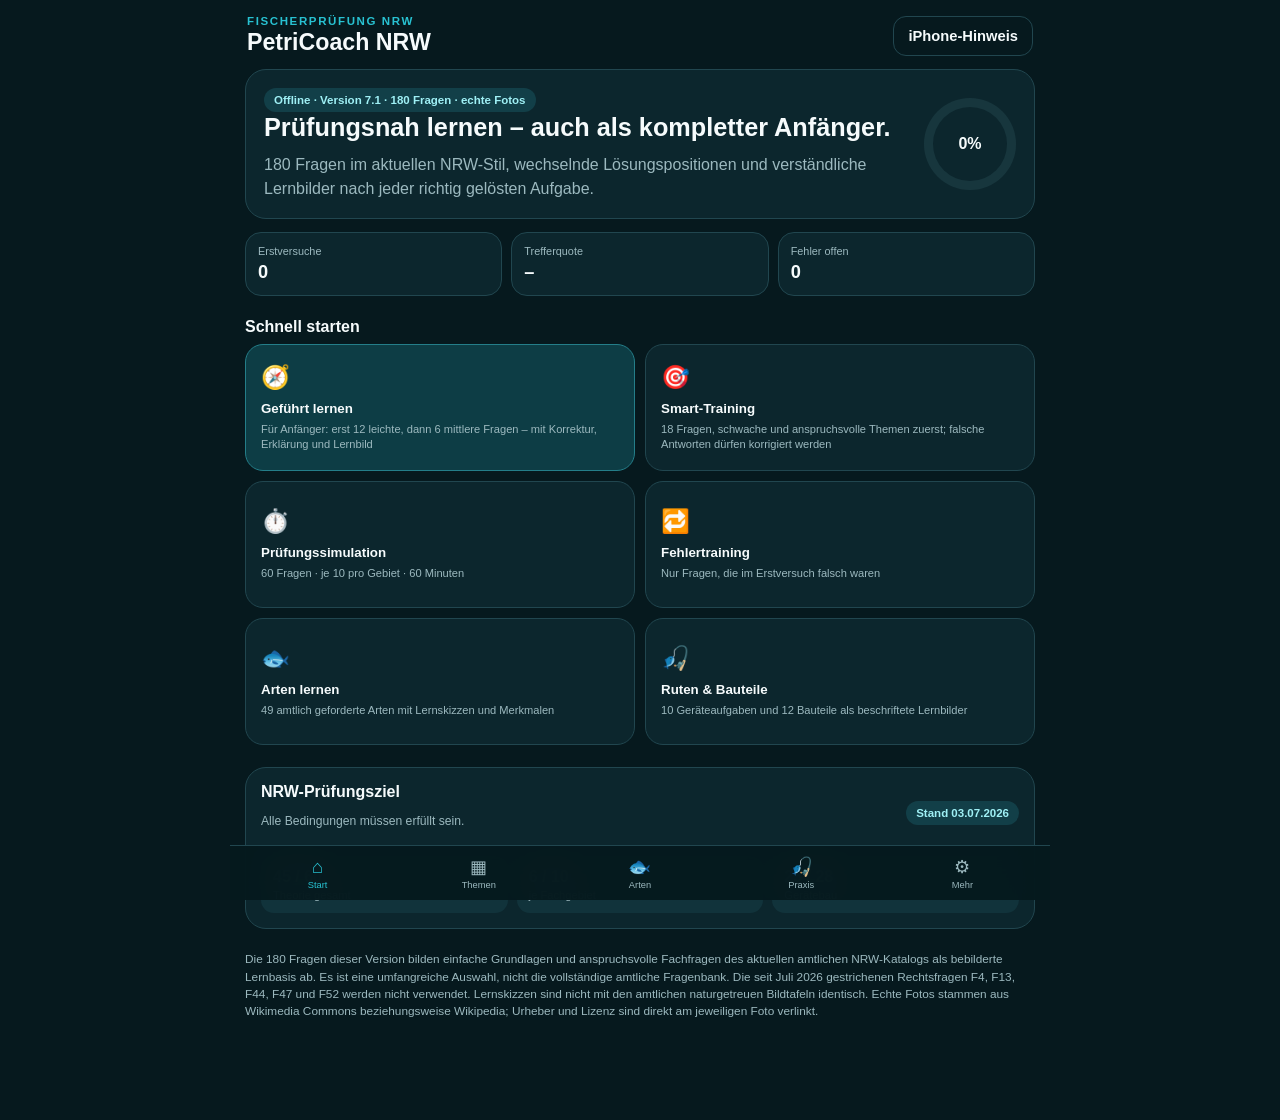
<file: v7/index.html>
<!doctype html>
<html lang="de">
<head>
<meta charset="utf-8">
<meta name="viewport" content="width=device-width,initial-scale=1,viewport-fit=cover">
<meta name="theme-color" content="#073b46">
<meta name="apple-mobile-web-app-capable" content="yes">
<meta name="apple-mobile-web-app-status-bar-style" content="black-translucent">
<meta name="apple-mobile-web-app-title" content="PetriCoach NRW">
<title>PetriCoach NRW – Bebilderter Intensivtrainer</title>
<style>
:root{--bg:#06191e;--panel:#0c262d;--panel2:#11333b;--text:#f6fbfc;--muted:#9cb9bf;--accent:#28c2d2;--accent2:#b9f4f7;--good:#54dc8f;--goodbg:#103a2b;--bad:#ff8585;--badbg:#3b2025;--warn:#ffc96a;--line:#21464f;--safe:env(safe-area-inset-bottom)}
*{box-sizing:border-box}html,body{margin:0;background:var(--bg);color:var(--text);font-family:-apple-system,BlinkMacSystemFont,"Segoe UI",sans-serif}body{min-height:100vh}.shell{max-width:820px;margin:auto;min-height:100vh;padding:0 15px calc(88px + var(--safe))}.top{display:flex;align-items:center;justify-content:space-between;padding:calc(15px + env(safe-area-inset-top)) 2px 13px}.eyebrow{font-size:.72rem;letter-spacing:.14em;text-transform:uppercase;color:var(--accent);font-weight:800}h1{font-size:1.45rem;margin:2px 0 0}h2{font-size:1.58rem;line-height:1.22;margin:0 0 10px}h3{margin:0 0 8px;font-size:1rem}p{line-height:1.48}.muted{color:var(--muted)}.tiny{font-size:.76rem}.view{display:none}.view.active{display:block}.card{background:var(--panel);border:1px solid var(--line);border-radius:21px;padding:18px}.compact{padding:15px}.hero{display:grid;grid-template-columns:1fr auto;gap:14px;align-items:center}.hero p{margin:0;color:var(--muted)}.pill,.badge,.difficulty{display:inline-flex;align-items:center;border-radius:999px;padding:6px 10px;font-size:.72rem;font-weight:800}.pill,.badge{background:#123f48;color:#9ff0f5}.difficulty{background:var(--panel2);color:var(--muted)}.difficulty.schwer{color:var(--warn)}.score-ring{width:92px;height:92px;border-radius:50%;display:grid;place-items:center;background:conic-gradient(var(--accent) 0deg,#17363d 0deg);position:relative}.score-ring:after{content:"";position:absolute;inset:9px;border-radius:50%;background:var(--panel)}.score-ring span{z-index:1;font-weight:900}.stats{display:grid;grid-template-columns:repeat(3,1fr);gap:9px;margin:13px 0}.stat{background:var(--panel);border:1px solid var(--line);border-radius:16px;padding:12px}.stat span{display:block;font-size:.68rem;color:var(--muted)}.stat strong{display:block;font-size:1.14rem;margin-top:4px}.section{margin-top:22px}.actions{display:grid;grid-template-columns:1fr 1fr;gap:10px}.action{background:var(--panel);border:1px solid var(--line);color:var(--text);border-radius:18px;padding:15px;text-align:left;min-height:127px}.action.primary{background:#0d3d45;border-color:#247e89}.action span{font-size:1.45rem;display:block;margin-bottom:10px}.action b,.action small{display:block}.action small{color:var(--muted);margin-top:6px;line-height:1.3}.row{display:flex;align-items:center;gap:10px}.between{justify-content:space-between}.requirements{display:grid;grid-template-columns:repeat(3,1fr);gap:9px;margin-top:13px}.requirements div{background:var(--panel2);border-radius:13px;padding:12px}.requirements b,.requirements span{display:block}.requirements span{font-size:.7rem;color:var(--muted);margin-top:3px}.ghost,.primary-btn,.danger,.mini-btn{border-radius:13px;padding:11px 14px;font-weight:800;font-size:.92rem}.ghost,.mini-btn{background:transparent;color:var(--text);border:1px solid var(--line)}.primary-btn{background:var(--accent);color:#03242a;border:0}.danger{background:#3b1c22;color:#ffb8b8;border:1px solid #71333d}.full{width:100%;margin-top:10px}.hidden{display:none!important}.bottom{position:fixed;bottom:0;left:50%;transform:translateX(-50%);width:min(820px,100%);display:grid;grid-template-columns:repeat(5,1fr);background:rgba(6,25,30,.96);backdrop-filter:blur(18px);border-top:1px solid var(--line);padding:9px 7px calc(9px + var(--safe));z-index:20}.bottom button{background:none;border:0;color:var(--muted);display:grid;gap:2px;place-items:center;font-size:.7rem}.bottom button.active{color:var(--accent)}.bottom span{font-size:1.15rem}.icon-btn{width:42px;height:42px;border-radius:50%;border:1px solid var(--line);background:var(--panel);color:var(--text)}.quiz-head{margin-bottom:13px}.quiz-head>div:nth-child(2){text-align:center}.quiz-head small{display:block;color:var(--muted);margin-top:2px}.timer{font-variant-numeric:tabular-nums}.progress{height:9px;background:var(--panel2);border-radius:99px;overflow:hidden;margin-bottom:17px}.progress i{display:block;height:100%;background:var(--accent);width:0;transition:width .2s}.question-meta{display:flex;justify-content:space-between;gap:8px;align-items:center;margin-bottom:13px}.category{display:inline-flex;border-radius:999px;background:#123f48;color:#9ff0f5;padding:6px 10px;font-size:.72rem;font-weight:800}.answers{display:grid;gap:11px;margin-top:19px}.answer{background:var(--panel);border:1px solid var(--line);color:var(--text);padding:15px;border-radius:16px;text-align:left;font-size:1rem;line-height:1.38;display:grid;grid-template-columns:30px 1fr;gap:8px;align-items:start}.answer .letter{width:25px;height:25px;border-radius:50%;display:grid;place-items:center;background:var(--panel2);font-size:.78rem;font-weight:900}.answer.correct{border-color:var(--good);background:var(--goodbg)}.answer.wrong{border-color:var(--bad);background:var(--badbg)}.answer:disabled{opacity:1}.feedback{margin-top:17px;border-left:4px solid var(--accent);background:var(--panel);border-radius:14px;padding:14px;line-height:1.48}.feedback.bad{border-left-color:var(--bad)}.feedback.good{border-left-color:var(--good)}.quiz-actions{display:flex;justify-content:space-between;gap:10px;margin-top:17px}.learning-visual{margin-top:14px;background:#081f25;border:1px solid var(--line);border-radius:17px;padding:12px;overflow:hidden}.learning-visual h3{color:var(--accent2)}.learning-visual svg{width:100%;height:auto;display:block;background:#09252c;border-radius:13px}.memory{margin-top:10px;padding:10px 12px;border-radius:12px;background:#173840;color:#d6f8fa;font-weight:700}.retry-note{color:#ffd2d2;margin-top:6px}.result-hero{text-align:center}.result-icon{font-size:2.8rem}.category-results,.topic-list,.practice-list,.component-list{display:grid;gap:11px;margin:14px 0}.category-card,.topic-card,.practice-card,.component-card{background:var(--panel);border:1px solid var(--line);border-radius:17px;padding:14px}.bar{height:9px;background:var(--panel2);border-radius:99px;overflow:hidden;margin-top:9px}.bar i{height:100%;display:block;background:var(--accent)}.mistake-review details{background:var(--panel);border:1px solid var(--line);border-radius:16px;padding:13px;margin-top:10px}.mistake-review summary{font-weight:800;cursor:pointer}.search{margin:14px 0}.search input{width:100%;border-radius:14px;padding:13px;background:var(--panel);border:1px solid var(--line);color:var(--text);font-size:1rem}.species-grid{display:grid;grid-template-columns:repeat(2,1fr);gap:10px}.species-card{background:var(--panel);border:1px solid var(--line);border-radius:16px;padding:12px}.species-card svg{width:100%;height:92px;background:#09252c;border-radius:11px;margin-bottom:8px}.species-card b{display:block}.species-card em{font-size:.7rem;color:var(--muted)}.species-card p{font-size:.75rem;color:var(--muted);margin:7px 0 0}.practice-card.open{border-color:var(--accent)}.practice-diagram{margin-top:12px}.practice-diagram svg{width:100%;height:auto;background:#09252c;border-radius:12px}.check-list{margin:10px 0 0;padding-left:20px;color:var(--muted)}.check-list li{margin:6px 0}.practice-actions{display:flex;gap:8px;flex-wrap:wrap;margin-top:10px}.done{border-color:var(--good)}.tabs{display:flex;gap:7px;overflow:auto;padding-bottom:4px;margin:13px 0}.tabs button{white-space:nowrap}.tabs button.active{border-color:var(--accent);color:var(--accent)}.toggle-row{display:flex;justify-content:space-between;gap:14px;align-items:center}.switch{position:relative;width:52px;height:31px;flex:none}.switch input{opacity:0;width:0;height:0}.slider{position:absolute;inset:0;background:#27444b;border-radius:999px;transition:.2s}.slider:before{content:"";position:absolute;width:23px;height:23px;left:4px;top:4px;background:white;border-radius:50%;transition:.2s}.switch input:checked+.slider{background:var(--accent)}.switch input:checked+.slider:before{transform:translateX(21px)}.source-note{font-size:.74rem;color:var(--muted);line-height:1.45}.toast{position:fixed;left:50%;bottom:95px;transform:translateX(-50%) translateY(20px);background:#122f36;border:1px solid var(--line);padding:10px 14px;border-radius:999px;opacity:0;pointer-events:none;transition:.2s;z-index:40}.toast.show{opacity:1;transform:translateX(-50%) translateY(0)}
@media(max-width:520px){.hero{grid-template-columns:1fr}.score-ring{width:78px;height:78px}.requirements{grid-template-columns:1fr 1fr}.species-grid{grid-template-columns:1fr 1fr}.question-meta{align-items:flex-start}.category{max-width:72%}.action{min-height:120px}.bottom small{font-size:.62rem}}
</style>
<meta name="theme-color" content="#073b46">
<meta name="apple-mobile-web-app-capable" content="yes">
<meta name="apple-mobile-web-app-status-bar-style" content="black-translucent">
<meta name="apple-mobile-web-app-title" content="PetriCoach NRW">
<link rel="manifest" href="manifest.webmanifest">
<link rel="icon" href="icon.svg" type="image/svg+xml">
<link rel="apple-touch-icon" href="icon.svg">
<link rel="stylesheet" href="real-images.css?v=7.1.1">
</head>
<body>
<div class="shell" id="app">
<header class="top"><div><div class="eyebrow">Fischerprüfung NRW</div><h1>PetriCoach NRW</h1></div><button id="installBtn" class="ghost">iPhone-Hinweis</button></header>
<main>
<section id="homeView" class="view active">
  <div class="hero card"><div><span class="pill">Offline · Version 7.1 · 180 Fragen</span><h2>Prüfungsnah lernen – auch als kompletter Anfänger.</h2><p>180 Fragen im aktuellen NRW-Stil, wechselnde Lösungspositionen und verständliche Lernbilder nach jeder richtig gelösten Aufgabe.</p></div><div id="readinessRing" class="score-ring"><span id="readinessValue">0%</span></div></div>
  <div class="stats"><div class="stat"><span>Erstversuche</span><strong id="answeredStat">0</strong></div><div class="stat"><span>Trefferquote</span><strong id="accuracyStat">–</strong></div><div class="stat"><span>Fehler offen</span><strong id="mistakesStat">0</strong></div></div>
  <section class="section"><h3>Schnell starten</h3><div class="actions">
    <button class="action primary" data-start="guided"><span>🧭</span><b>Geführt lernen</b><small>Für Anfänger: erst 12 leichte, dann 6 mittlere Fragen – mit Korrektur, Erklärung und Lernbild</small></button>
    <button class="action" data-start="smart"><span>🎯</span><b>Smart-Training</b><small>18 Fragen, schwache und anspruchsvolle Themen zuerst; falsche Antworten dürfen korrigiert werden</small></button>
    <button class="action" data-start="exam"><span>⏱️</span><b>Prüfungssimulation</b><small>60 Fragen · je 10 pro Gebiet · 60 Minuten</small></button>
    <button class="action" data-start="mistakes"><span>🔁</span><b>Fehlertraining</b><small>Nur Fragen, die im Erstversuch falsch waren</small></button>
    <button class="action" data-nav="species"><span>🐟</span><b>Arten lernen</b><small>49 amtlich geforderte Arten mit Lernskizzen und Merkmalen</small></button>
    <button class="action" data-nav="practice"><span>🎣</span><b>Ruten & Bauteile</b><small>10 Geräteaufgaben und 12 Bauteile als beschriftete Lernbilder</small></button>
  </div></section>
  <section class="section card compact"><div class="row between"><div><h3>NRW-Prüfungsziel</h3><p class="muted tiny">Alle Bedingungen müssen erfüllt sein.</p></div><span class="badge">Stand 03.07.2026</span></div><div class="requirements"><div><b>45 / 60</b><span>Theorie gesamt</span></div><div><b>6 / 10</b><span>je Fachgebiet</span></div><div><b>25 / 28</b><span>Gerätebau</span></div></div></section>
  <p class="source-note section">Die 180 Fragen dieser Version bilden einfache Grundlagen und anspruchsvolle Fachfragen des aktuellen amtlichen NRW-Katalogs als bebilderte Lernbasis ab. Es ist eine umfangreiche Auswahl, nicht die vollständige amtliche Fragenbank. Die seit Juli 2026 gestrichenen Rechtsfragen F4, F13, F44, F47 und F52 werden nicht verwendet. Lernskizzen sind nicht mit den amtlichen naturgetreuen Bildtafeln identisch.</p>
</section>

<section id="quizView" class="view">
  <div class="row between quiz-head"><button id="quitQuiz" class="icon-btn" aria-label="Training beenden">✕</button><div><b id="quizMode">Training</b><small id="quizCounter">1 / 18</small></div><div id="timer" class="timer">00:00</div></div>
  <div class="progress"><i id="quizProgress"></i></div>
  <div class="question-meta"><span id="quizCategory" class="category"></span><span id="difficulty" class="difficulty"></span></div>
  <h2 id="questionText"></h2><div id="answers" class="answers"></div>
  <div id="feedback" class="feedback hidden" aria-live="polite"></div>
  <div class="quiz-actions"><button id="hintBtn" class="ghost">Merksatz</button><button id="nextBtn" class="primary-btn hidden">Weiter</button></div>
</section>

<section id="resultView" class="view">
  <div class="result-hero card"><div class="result-icon" id="resultIcon">🎣</div><h2 id="resultTitle">Auswertung</h2><p id="resultSummary"></p></div>
  <div id="categoryResults" class="category-results"></div>
  <div id="mistakeReview" class="mistake-review"></div>
  <button id="retryBtn" class="primary-btn full">Noch einmal</button><button id="homeBtn" class="ghost full">Zur Übersicht</button>
</section>

<section id="speciesView" class="view">
  <div class="row between"><div><div class="eyebrow">Artenkenntnis</div><h2>49 Prüfungsarten</h2></div><button class="icon-btn" data-nav="home">✕</button></div>
  <p class="muted">Die Zeichnungen zeigen Körperform und wichtige Merkmale vereinfacht. Für die Prüfung musst du zusätzlich naturgetreue Farbfotos/Bildtafeln üben.</p>
  <div class="search"><input id="speciesSearch" type="search" placeholder="Art oder Merkmal suchen …"></div><div id="speciesGrid" class="species-grid"></div>
</section>

<section id="practiceView" class="view">
  <div class="row between"><div><div class="eyebrow">Praktischer Teil</div><h2>10 Geräteaufgaben</h2></div><button class="icon-btn" data-nav="home">✕</button></div>
  <p class="muted">Tippe auf „Aufbau als Bild“. Du siehst dann die jeweilige Rutenart, den Schnurweg, die Montage und darunter alle Bauteile in Prüfungsreihenfolge.</p>
  <div class="tabs"><button class="mini-btn active" data-practice-tab="tasks">Geräte A1–A10</button><button class="mini-btn" data-practice-tab="components">Bauteile-Lexikon</button></div>
  <div id="practiceList" class="practice-list"></div><div id="componentList" class="component-list hidden"></div>
</section>

<section id="learnView" class="view">
  <div class="row between"><div><div class="eyebrow">Themen</div><h2>Lernstand</h2></div><button class="icon-btn" data-nav="home">✕</button></div><div id="topicList" class="topic-list"></div>
</section>

<section id="settingsView" class="view">
  <div class="row between"><div><div class="eyebrow">Einstellungen</div><h2>PetriCoach</h2></div><button class="icon-btn" data-nav="home">✕</button></div>
  <div class="card compact"><div class="toggle-row"><div><h3>Lernbilder anzeigen</h3><p class="muted tiny">Nach jeder richtig gelösten Frage automatisch einblenden – auch Ruten, Rollen, Montagen und Bauteile.</p></div><label class="switch"><input id="visualToggle" type="checkbox" checked><span class="slider"></span></label></div></div>
  <div class="card compact section"><h3>Offline-Status</h3><p id="offlineStatus" class="muted">Wird geprüft …</p></div>
  <div class="card compact section"><h3>Daten</h3><p class="muted">Der Lernstand bleibt lokal auf diesem Gerät, soweit die Vorschau lokalen Speicher erlaubt.</p><button id="resetData" class="danger">Lernstand löschen</button></div>
  <div class="card compact section"><h3>Wichtiger Hinweis</h3><p class="source-note">Eigenständiger Lerntrainer, keine amtliche Prüfungssoftware. Bei Rechtsfragen gilt immer der aktuelle amtliche Stand und die konkrete Gewässerordnung.</p></div>
</section>
</main>
<nav class="bottom"><button data-nav="home" class="active"><span>⌂</span><small>Start</small></button><button data-nav="learn"><span>▦</span><small>Themen</small></button><button data-nav="species"><span>🐟</span><small>Arten</small></button><button data-nav="practice"><span>🎣</span><small>Praxis</small></button><button data-nav="settings"><span>⚙︎</span><small>Mehr</small></button></nav>
</div><div id="toast" class="toast"></div>
<script>
'use strict';
const QUESTIONS=[{"id":"A-01","sourceNo":1,"category":"Allgemeine Fischkunde","question":"Welche Aufgaben erfüllen Rücken- und Afterflossen heimischer Fische?","answers":["Sie dienen der Fortbewegung","Sie dienen der Steuerung","Sie dienen als Stabilisatoren"],"correct":2,"explanation":"Rücken- und Afterflosse verhindern vor allem, dass der Fisch seitlich kippt. Die Schwanzflosse liefert den Hauptvortrieb.","memory":"Rücken + After = Stabilität.","visual":"fins","difficulty":"leicht","officialStyle":true},{"id":"A-02","sourceNo":2,"category":"Allgemeine Fischkunde","question":"An welchen Teilen des Fischkörpers kann man das ungefähre Alter feststellen?","answers":["An Hautstärke und Flossenstrahlen","An Anzahl und Länge der Kiemendorne","An Schuppen und Kiemendeckeln"],"correct":2,"explanation":"Wachstumsringe auf Schuppen und Kiemendeckeln können ähnlich wie Jahresringe Hinweise auf das Alter geben.","memory":"Jahresringe: Schuppen und Kiemendeckel.","visual":"scale-age","difficulty":"mittel","officialStyle":true},{"id":"A-03","sourceNo":3,"category":"Allgemeine Fischkunde","question":"Womit nimmt ein Fisch den im Wasser gelösten Sauerstoff auf?","answers":["Mit dem Schlund","Mit den Kiemen","Mit der Seitenlinie"],"correct":1,"explanation":"Beim Vorbeiströmen des Wassers findet an den stark durchbluteten Kiemen der Gasaustausch statt.","memory":"Kiemen = Gasaustausch.","visual":"gills","difficulty":"leicht","officialStyle":true},{"id":"A-04","sourceNo":4,"category":"Allgemeine Fischkunde","question":"Welche Aufgabe hat die Niere des erwachsenen Fisches?","answers":["Ausscheidung flüssiger Abfallstoffe","Regelung des Hormonhaushalts","Bildung von Verdauungsstoffen"],"correct":0,"explanation":"Die Niere filtert Stoffwechselprodukte aus dem Blut und ist an der Regulation des Wasser- und Salzhaushalts beteiligt.","memory":"Niere = filtern und ausscheiden.","visual":"organs","difficulty":"mittel","officialStyle":true},{"id":"A-05","sourceNo":5,"category":"Allgemeine Fischkunde","question":"Wo befindet sich die Seitenlinie des Fisches?","answers":["An den Körperflanken","Längs der Bauchkante","Zwischen den paarigen Flossen"],"correct":0,"explanation":"Die Seitenlinie verläuft gut erkennbar längs beider Körperflanken.","memory":"Seitenlinie = Linie an der Flanke.","visual":"lateral-line","difficulty":"leicht","officialStyle":true},{"id":"A-06","sourceNo":6,"category":"Allgemeine Fischkunde","question":"Warum können Makrelen nicht im Süßwasser leben?","answers":["Sie sind an den Salzgehalt des Meeres angepasst","Süßwasser ist für sie immer zu warm","Süßwasser enthält grundsätzlich zu wenig Sauerstoff"],"correct":0,"explanation":"Meeresfische sind in ihrem Wasser- und Salzhaushalt an salzhaltiges Wasser angepasst.","memory":"Salzhaushalt bestimmt den Lebensraum.","visual":"osmoregulation","difficulty":"mittel","officialStyle":true},{"id":"A-07","sourceNo":7,"category":"Allgemeine Fischkunde","question":"Welche Farbe hat die Leber eines gesunden Süßwasserfisches überwiegend?","answers":["Weißlich bis gelblich","Hellrot","Dunkelrot"],"correct":2,"explanation":"Eine gesunde Leber ist im Normalfall dunkelrot. Auffällige Aufhellungen oder Flecken können krankheitsverdächtig sein.","memory":"Gesunde Leber: dunkelrot.","visual":"organs","difficulty":"mittel","officialStyle":true},{"id":"A-08","sourceNo":8,"category":"Allgemeine Fischkunde","question":"Welche Aufgabe hat die Schleimhaut des Fisches?","answers":["Schutz vor äußeren Einflüssen und Verringerung des Reibungswiderstands","Sie erzeugt ausschließlich die Körperfärbung","Sie gibt den Schuppen mechanischen Halt"],"correct":0,"explanation":"Die Schleimschicht schützt Haut und Schuppen vor Keimen und Verletzungen und macht den Körper gleitfähig.","memory":"Nasse Hände schützen den Schleim.","visual":"mucus","difficulty":"leicht","officialStyle":true},{"id":"A-09","sourceNo":9,"category":"Allgemeine Fischkunde","question":"Welche der genannten Fische sind hochrückig?","answers":["Brassen","Welse","Hechte"],"correct":0,"explanation":"Die Brasse hat einen seitlich abgeflachten, deutlich hohen Körper. Hecht und Wels sind langgestreckter.","memory":"Brasse = hochrückig.","visual":"body-shapes","difficulty":"leicht","officialStyle":true},{"id":"A-10","sourceNo":10,"category":"Allgemeine Fischkunde","question":"Welche Fische haben Schlundzähne?","answers":["Forellen, Hechte und Zander","Brassen, Rotfedern und Karpfen","Dorsche, Streber und Barsche"],"correct":1,"explanation":"Karpfenartige besitzen keine Kieferzähne; sie zerkleinern Nahrung mit Schlundzähnen im Rachen.","memory":"Karpfenartige kauen im Schlund.","visual":"pharyngeal-teeth","difficulty":"schwer","officialStyle":true},{"id":"A-11","sourceNo":11,"category":"Allgemeine Fischkunde","question":"Welche Flosse ist beim Fisch paarig vorhanden?","answers":["Schwanzflosse","Fettflosse","Brustflosse"],"correct":2,"explanation":"Brust- und Bauchflossen sind paarig. Rücken-, After- und Schwanzflosse sind unpaarig.","memory":"Brust + Bauch = paarig.","visual":"fins","difficulty":"mittel","officialStyle":true},{"id":"A-12","sourceNo":12,"category":"Allgemeine Fischkunde","question":"Wozu dient den Fischen die Seitenlinie?","answers":["Als Sinnesorgan","Zur Erhöhung der Sauerstoffaufnahme","Sie hat keine besondere Funktion"],"correct":0,"explanation":"Das Seitenlinienorgan registriert Druckwellen, Strömung und Bewegungen im Wasser.","memory":"Seitenlinie spürt Wasserbewegung.","visual":"lateral-line","difficulty":"leicht","officialStyle":true},{"id":"A-13","sourceNo":13,"category":"Allgemeine Fischkunde","question":"Welche Funktion hat die Schwimmblase?","answers":["Verdauung","Ausscheidung","Auftrieb und Tiefenlage"],"correct":2,"explanation":"Viele Knochenfische regulieren mit dem Gasvolumen der Schwimmblase ihren Auftrieb.","memory":"Schwimmblase = Auftrieb.","visual":"swim-bladder","difficulty":"leicht","officialStyle":true},{"id":"A-14","sourceNo":14,"category":"Allgemeine Fischkunde","question":"Wie kann ein Fisch seine Sauerstoffaufnahme vergrößern?","answers":["Durch Spreizen der Flossen","Durch mehr Atembewegungen","Durch dauerhaftes Abspreizen der Kiemendeckel"],"correct":1,"explanation":"Schnellere Maul- und Kiemendeckelbewegungen befördern mehr Wasser über die Kiemen.","memory":"Mehr Atembewegungen = mehr Wasser an den Kiemen.","visual":"gills","difficulty":"mittel","officialStyle":true},{"id":"A-15","sourceNo":15,"category":"Allgemeine Fischkunde","question":"Kann ein Fisch Gegenstände außerhalb des Wassers sehen?","answers":["Ja, aber nur in einem kleineren Gesichtsfeld","Ja, das Gesichtsfeld außerhalb des Wassers erscheint vergrößert","Nein, überhaupt nicht"],"correct":1,"explanation":"Durch die Lichtbrechung an der Wasseroberfläche kann ein Fisch einen großen Bereich oberhalb des Wassers überblicken.","memory":"Fische sehen durch ein Lichtfenster nach oben.","visual":"fish-vision","difficulty":"schwer","officialStyle":true},{"id":"A-18","sourceNo":18,"category":"Allgemeine Fischkunde","question":"Welche Bedeutung haben Wasserflöhe, Hüpferlinge und anderes Zooplankton für Fische?","answers":["Keine","Sie produzieren den meisten Sauerstoff","Sie sind wertvolle Fischnahrung"],"correct":2,"explanation":"Zooplankton ist besonders für Fischlarven und Jungfische eine wichtige Nahrungsquelle.","memory":"Zooplankton = Kleinfutter.","visual":"food-chain","difficulty":"mittel","officialStyle":true},{"id":"A-19","sourceNo":19,"category":"Allgemeine Fischkunde","question":"Worauf lässt ein oberständiges Maul schließen?","answers":["Der Fisch nimmt häufig Oberflächennahrung auf","Der Fisch ist zwingend ein starker Räuber","Der Fisch frisst ausschließlich Laich"],"correct":0,"explanation":"Ein nach oben gerichtetes Maul erleichtert die Nahrungsaufnahme an der Wasseroberfläche.","memory":"Maul nach oben = Nahrung oben.","visual":"mouth-positions","difficulty":"mittel","officialStyle":true},{"id":"A-20","sourceNo":20,"category":"Allgemeine Fischkunde","question":"Wozu kann man bei bestimmten Fischen die Fettflosse heranziehen?","answers":["Zur Geschlechtsbestimmung beim Döbel","Zur Schätzung des Ernährungszustands","Zur Artbestimmung"],"correct":2,"explanation":"Das Vorhandensein einer Fettflosse ist ein wichtiges Bestimmungsmerkmal, etwa bei Lachsartigen.","memory":"Fettflosse hilft bei der Artbestimmung.","visual":"fins","difficulty":"schwer","officialStyle":true},{"id":"A-21","sourceNo":21,"category":"Allgemeine Fischkunde","question":"Wo sitzt das Herz eines Fisches?","answers":["In der Kehlgegend direkt hinter den Kiemen","In der Körpermitte zwischen Kopf und After","Zwischen Rücken- und Bauchflosse"],"correct":0,"explanation":"Das Fischherz liegt weit vorn und unten, unmittelbar hinter beziehungsweise unter den Kiemen. Von dort pumpt es Blut zu den Kiemen.","memory":"Herz: vorn unten, gleich hinter den Kiemen.","visual":"heart","difficulty":"schwer","officialStyle":true},{"id":"A-22","sourceNo":22,"category":"Allgemeine Fischkunde","question":"Welche Bedeutung hat der Dottersack für eine frisch geschlüpfte Fischlarve?","answers":["Er verhindert das Abtreiben in der Strömung","Er dient als erster Nahrungsvorrat","Er übernimmt die Funktion der Schwimmblase"],"correct":1,"explanation":"Die Larve lebt zunächst von den Nährstoffen im Dottersack, bis sie selbstständig Nahrung aufnehmen kann.","memory":"Dottersack = Proviant für den Start.","visual":"yolk-sac","difficulty":"mittel","officialStyle":true},{"id":"A-23","sourceNo":23,"category":"Allgemeine Fischkunde","question":"Können Fische Töne wahrnehmen?","answers":["Nein, Fische nehmen nur Licht wahr","Ja, über ein inneres Hör- und Gleichgewichtsorgan","Nur in sehr flachem Wasser"],"correct":1,"explanation":"Fische besitzen ein inneres Hörorgan. Zusätzlich nehmen sie Schwingungen und Druckwellen über die Seitenlinie wahr.","memory":"Innenohr hört, Seitenlinie spürt.","visual":"hearing","difficulty":"mittel","officialStyle":true},{"id":"A-24","sourceNo":24,"category":"Allgemeine Fischkunde","question":"Bei welchem Altersstadium ist die prozentuale Gewichtszunahme gewöhnlich am größten?","answers":["Bei Jungfischen","Bei sehr alten Fischen","In jedem Alter gleich"],"correct":0,"explanation":"Jungfische wachsen im Verhältnis zu ihrem Ausgangsgewicht besonders schnell. Mit zunehmendem Alter nimmt die relative Wachstumsrate ab.","memory":"Jung = prozentual stärkstes Wachstum.","visual":"growth","difficulty":"mittel","officialStyle":true},{"id":"A-25","sourceNo":25,"category":"Allgemeine Fischkunde","question":"Warum nennt man Fische wechselwarme Tiere?","answers":["Ihre Körpertemperatur passt sich weitgehend der Wassertemperatur an","Sie können ihre Körpertemperatur unabhängig vom Wasser verändern","Ihre Temperatur wechselt nur mit dem Lebensalter"],"correct":0,"explanation":"Fische erzeugen keine konstante eigene Körpertemperatur wie Säugetiere. Ihr Stoffwechsel wird deshalb stark von der Wassertemperatur beeinflusst.","memory":"Wasser kalt → Fisch kalt und langsamer.","visual":"ectotherm","difficulty":"leicht","officialStyle":true},{"id":"A-26","sourceNo":26,"category":"Allgemeine Fischkunde","question":"Ist die Entwicklung von Fischeiern von der Temperatur abhängig?","answers":["Ja","Nein","Nur bei Karpfen"],"correct":0,"explanation":"Wärmeres Wasser beschleunigt innerhalb des artspezifisch verträglichen Bereichs die Entwicklung; kaltes Wasser verlangsamt sie.","memory":"Temperatur steuert die Entwicklungsgeschwindigkeit.","visual":"egg-temperature","difficulty":"mittel","officialStyle":true},{"id":"A-27","sourceNo":27,"category":"Allgemeine Fischkunde","question":"Welche der genannten Fische laichen typischerweise im Winterhalbjahr?","answers":["Forellen","Karpfen","Rotaugen"],"correct":0,"explanation":"Viele Forellenartige laichen in der kalten Jahreszeit auf sauerstoffreichem Kies. Karpfenartige sind überwiegend Frühjahrs- oder Sommerlaicher.","memory":"Forelle: kaltes Wasser und Kies.","visual":"winter-spawn","difficulty":"mittel","officialStyle":true},{"id":"A-28","sourceNo":28,"category":"Allgemeine Fischkunde","question":"Was deutet es meist an, wenn Fische mit dem Maul an die Wasseroberfläche drängen?","answers":["Das Wasser ist zu kalt","Es herrscht Nahrungsmangel","Es besteht Sauerstoffmangel"],"correct":2,"explanation":"Beim sogenannten Notatmen suchen Fische die sauerstoffreichere Grenzschicht an der Oberfläche auf. Das ist ein Warnsignal.","memory":"Schnappen an der Oberfläche = Sauerstoffalarm.","visual":"oxygen-distress","difficulty":"leicht","officialStyle":true},{"id":"A-29","sourceNo":29,"category":"Allgemeine Fischkunde","question":"Welcher Verdacht besteht bei starker Flüssigkeitsansammlung in der Leibeshöhle eines Karpfens?","answers":["Nur eine harmlose Verdauungsstörung","Bauchwassersucht","Kein Krankheitsverdacht"],"correct":1,"explanation":"Ein aufgetriebener Bauch mit Flüssigkeit kann auf die ansteckende Bauchwassersucht hinweisen.","memory":"Flüssiger, dicker Bauch = Bauchwassersuchtverdacht.","visual":"disease","difficulty":"schwer","officialStyle":true},{"id":"A-30","sourceNo":30,"category":"Allgemeine Fischkunde","question":"Zu welcher Tiergruppe gehört die Karpfenlaus?","answers":["Zu den Spinnentieren","Zu den Krebstieren","Zu den Insekten"],"correct":1,"explanation":"Die Karpfenlaus ist kein Insekt, sondern ein parasitisch lebender Kleinkrebs auf der Haut von Fischen.","memory":"Karpfenlaus = Kleinkrebs.","visual":"carp-louse","difficulty":"schwer","officialStyle":true},{"id":"A-31","sourceNo":31,"category":"Allgemeine Fischkunde","question":"Welche der genannten Parasiten sind Außenparasiten?","answers":["Karpfenlaus und Fischegel","Bandwürmer","Fadenwürmer"],"correct":0,"explanation":"Karpfenlaus und Fischegel sitzen außen auf Haut oder Flossen. Band- und Fadenwürmer leben typischerweise im Körperinneren.","memory":"Laus und Egel außen – Würmer meist innen.","visual":"parasite","difficulty":"schwer","officialStyle":true},{"id":"A-34","sourceNo":34,"category":"Allgemeine Fischkunde","question":"Auf welchem Organ parasitiert Ergasilus?","answers":["Auf der Haut","Auf der Leber","Auf den Kiemen"],"correct":2,"explanation":"Ergasilus ist ein kleiner Krebstierparasit, der sich an den Kiemen festsetzt und die Atmung beeinträchtigen kann.","memory":"Ergasilus sitzt an den Kiemen.","visual":"parasite","difficulty":"schwer","officialStyle":true},{"id":"B-01","sourceNo":1,"category":"Spezielle Fischkunde","question":"Welche Arten gehören zu den Rundmäulern?","answers":["Weißfische, Barsche und Forellen","Bach- und Flussneunaugen","Störe"],"correct":1,"explanation":"Neunaugen besitzen kein echtes Kiefermaul, sondern eine runde Saugscheibe.","memory":"Rundmaul = Neunauge.","visual":"lamprey","difficulty":"mittel","officialStyle":true},{"id":"B-02","sourceNo":2,"category":"Spezielle Fischkunde","question":"Welcher Fisch hat keine Bauchflossen?","answers":["Der Aal","Die Quappe","Die Groppe"],"correct":0,"explanation":"Beim Aal fehlen die Bauchflossen; Rücken-, Schwanz- und Afterflosse bilden einen Flossensaum.","memory":"Aal: keine Bauchflossen.","visual":"eel","difficulty":"mittel","officialStyle":true},{"id":"B-03","sourceNo":3,"category":"Spezielle Fischkunde","question":"Wie verhalten sich Stichlinge während der Laichphase?","answers":["Sie legen ihre Eier in Muscheln ab","Die Männchen bauen ein Nest","Sie kleben Eier unter große Blätter"],"correct":1,"explanation":"Das Stichlingsmännchen baut ein Nest, lockt Weibchen hinein und bewacht anschließend Eier und Brut.","memory":"Stichlingsmännchen = Nestbauer.","visual":"stickleback","difficulty":"mittel","officialStyle":true},{"id":"B-04","sourceNo":4,"category":"Spezielle Fischkunde","question":"Welche Fischarten sind Kieslaicher?","answers":["Brasse und Hecht","Bachsaibling und Bachforelle","Wels und Aal"],"correct":1,"explanation":"Forellenartige schlagen Laichgruben in lockeren, sauerstoffreichen Kies.","memory":"Forellenartige brauchen Kies.","visual":"gravel-spawn","difficulty":"mittel","officialStyle":true},{"id":"B-05","sourceNo":5,"category":"Spezielle Fischkunde","question":"Welche Zuordnung der Maulformen ist richtig?","answers":["Endständig: Flussbarsch, Zander und Ukelei","Unterständig: Nase, Barbe und Gründling","Oberständig: Karpfen, Schleie und Zander"],"correct":1,"explanation":"Nase, Barbe und Gründling suchen viel Nahrung am Grund und besitzen ein unterständiges Maul.","memory":"Grundfresser: Maul unten.","visual":"mouth-positions","difficulty":"schwer","officialStyle":true},{"id":"B-06","sourceNo":6,"category":"Spezielle Fischkunde","question":"Welche Fischarten haben keine Schwimmblase?","answers":["Groppe und Makrele","Hecht und Flussbarsch","Karpfen und Zander"],"correct":0,"explanation":"Groppe und Makrele besitzen keine Schwimmblase und müssen ihre Tiefenlage anders halten.","memory":"Groppe + Makrele: ohne Schwimmblase.","visual":"swim-bladder","difficulty":"schwer","officialStyle":true},{"id":"B-07","sourceNo":7,"category":"Spezielle Fischkunde","question":"Welcher Fisch hat eine zweikammerige Schwimmblase?","answers":["Rotauge","Hecht","Regenbogenforelle"],"correct":0,"explanation":"Karpfenartige wie das Rotauge besitzen typischerweise eine zweikammerige Schwimmblase.","memory":"Karpfenartige: oft zwei Kammern.","visual":"swim-bladder","difficulty":"schwer","officialStyle":true},{"id":"B-08","sourceNo":8,"category":"Spezielle Fischkunde","question":"Welche Fischart hat den höchsten Sauerstoffbedarf?","answers":["Bachforelle","Aal","Schleie"],"correct":0,"explanation":"Bachforellen leben in kühlem, sauerstoffreichem Wasser; Aal und Schleie tolerieren deutlich weniger Sauerstoff.","memory":"Forelle liebt kalt und sauerstoffreich.","visual":"oxygen-needs","difficulty":"leicht","officialStyle":true},{"id":"B-09","sourceNo":9,"category":"Spezielle Fischkunde","question":"Welche Merkmalsgruppe trifft auf Karpfenartige zu?","answers":["Kopf beschuppt, Kiefer bezahnt, Schlundzähne, zweikammerige Schwimmblase","Kopf schuppenlos, Kiefer unbezahnt, Schlundzähne, zweikammerige Schwimmblase","Fettflosse, viele Kiemenreusendornen, bezahntes Pflugscharbein"],"correct":1,"explanation":"Karpfenartige haben unbezahnte Kiefer, aber kräftige Schlundzähne und meist eine zweikammerige Schwimmblase.","memory":"Cypriniden: keine Kieferzähne, aber Schlundzähne.","visual":"cyprinid","difficulty":"schwer","officialStyle":true},{"id":"B-10","sourceNo":10,"category":"Spezielle Fischkunde","question":"Wie lassen sich Karpfen und Karausche äußerlich sicher unterscheiden?","answers":["An der Beschuppung","Nur an der Länge der Rückenflosse","Der Karpfen hat Bartfäden, die Karausche nicht"],"correct":2,"explanation":"Bartfäden am Maul sind das eindeutige Merkmal des Karpfens gegenüber der Karausche.","memory":"Karpfen mit Barteln, Karausche ohne.","visual":"barbels","difficulty":"mittel","officialStyle":true},{"id":"B-11","sourceNo":11,"category":"Spezielle Fischkunde","question":"Welcher Fisch besitzt nur einen Bartfaden?","answers":["Barbe","Quappe","Schleie"],"correct":1,"explanation":"Die Quappe trägt einen einzelnen Bartfaden am Unterkiefer.","memory":"Quappe = ein Kinnbartel.","visual":"barbels","difficulty":"schwer","officialStyle":true},{"id":"B-12","sourceNo":12,"category":"Spezielle Fischkunde","question":"Welcher Fisch hat vier Bartfäden?","answers":["Barbe","Karausche","Schleie"],"correct":0,"explanation":"Die Barbe besitzt vier gut erkennbare Bartfäden an ihrem unterständigen Maul.","memory":"Barbe = vier Barteln.","visual":"barbels","difficulty":"mittel","officialStyle":true},{"id":"B-13","sourceNo":13,"category":"Spezielle Fischkunde","question":"Wie viele Bartfäden hat der Europäische Wels?","answers":["Acht","Sechs","Vier"],"correct":1,"explanation":"Der Wels besitzt zwei lange Oberkiefer- und vier kürzere Unterkieferbarteln, insgesamt sechs.","memory":"Wels: 2 lang + 4 kurz = 6.","visual":"wels","difficulty":"schwer","officialStyle":true},{"id":"B-14","sourceNo":14,"category":"Spezielle Fischkunde","question":"Welche Fischgruppe gehört vollständig zu den Karpfenartigen?","answers":["Gründling, Elritze, Barbe","Zander, Aland, Schleie","Nase, Karpfen, Quappe"],"correct":0,"explanation":"Gründling, Elritze und Barbe gehören alle zur Familie der Karpfenfische.","memory":"Gründling + Elritze + Barbe = Cypriniden.","visual":"fish-family","difficulty":"schwer","officialStyle":true},{"id":"B-15","sourceNo":15,"category":"Spezielle Fischkunde","question":"Woran erkennt man bei einer geschlechtsreifen Schleie das Geschlecht eindeutig?","answers":["An der Färbung","An der Rückenflosse","An den Bauchflossen"],"correct":2,"explanation":"Beim Milchner sind die Bauchflossen stärker und anders geformt als beim Rogner.","memory":"Schleie: Geschlecht an den Bauchflossen.","visual":"tench","difficulty":"schwer","officialStyle":true},{"id":"B-16","sourceNo":16,"category":"Spezielle Fischkunde","question":"Wie viele Bartfäden hat die Schleie?","answers":["Vier","Zwei","Keine"],"correct":1,"explanation":"An den Maulwinkeln sitzen zwei kurze Bartfäden.","memory":"Schleie = zwei kurze Barteln.","visual":"tench","difficulty":"mittel","officialStyle":true},{"id":"B-17","sourceNo":17,"category":"Spezielle Fischkunde","question":"Wo hält sich eine erwachsene Schleie bevorzugt auf?","answers":["An der Oberfläche","Im freien Mittelwasser","Zwischen Pflanzen am Bodengrund"],"correct":2,"explanation":"Schleien suchen in warmen, pflanzenreichen Uferzonen am weichen Grund nach Nahrung.","memory":"Schleie = Pflanzen + Grund.","visual":"tench","difficulty":"leicht","officialStyle":true},{"id":"B-18","sourceNo":18,"category":"Spezielle Fischkunde","question":"Wann laichen Schleien?","answers":["Oktober bis Dezember","Mai bis Juli","Januar bis Februar"],"correct":1,"explanation":"Schleien sind Sommerlaicher und benötigen warmes Wasser.","memory":"Schleie laicht im warmen Frühsommer.","visual":"spawn-calendar","difficulty":"mittel","officialStyle":true},{"id":"B-19","sourceNo":19,"category":"Spezielle Fischkunde","question":"Wann laichen Karpfen?","answers":["Oktober bis Dezember","Januar bis März","Mai bis Juli"],"correct":2,"explanation":"Auch Karpfen sind typische Sommerlaicher und kleben ihre Eier an Pflanzen.","memory":"Karpfen: warmes Wasser, Mai bis Juli.","visual":"spawn-calendar","difficulty":"mittel","officialStyle":true},{"id":"B-20","sourceNo":20,"category":"Spezielle Fischkunde","question":"Wie viele Eier bildet ein Karpfen ungefähr pro Kilogramm Körpergewicht?","answers":["1.500 bis 2.500","20.000 bis 50.000","100.000 bis 300.000"],"correct":2,"explanation":"Karpfen produzieren sehr viele kleine Eier; die Zahl liegt im sechsstelligen Bereich je Kilogramm Körpergewicht.","memory":"Karpfen: hunderttausende Eier.","visual":"spawn-eggs","difficulty":"schwer","officialStyle":true},{"id":"B-21","sourceNo":21,"category":"Spezielle Fischkunde","question":"Wohin legt der Karpfen seine Eier?","answers":["In selbst geschlagene Kiesgruben","In Nester aus Pflanzenteilen","An Wasserpflanzen"],"correct":2,"explanation":"Karpfen sind Haftlaicher. Ihre klebrigen Eier haften in warmen Flachwasserbereichen an Pflanzen.","memory":"Karpfeneier kleben an Pflanzen.","visual":"plant-spawn","difficulty":"mittel","officialStyle":true},{"id":"B-22","sourceNo":22,"category":"Spezielle Fischkunde","question":"Welcher Fisch betreibt besonders intensive Brutpflege?","answers":["Elritze","Dreistachliger Stichling","Aland"],"correct":1,"explanation":"Das Stichlingsmännchen baut ein Nest, bewacht die Eier und betreut anschließend die Brut.","memory":"Stichling = Nestbau und Bewachung.","visual":"stickleback","difficulty":"leicht","officialStyle":true},{"id":"B-23","sourceNo":23,"category":"Spezielle Fischkunde","question":"Welche Fische gehören zu den Schmerlenartigen?","answers":["Gründling und Elritze","Barbe und Groppe","Schlammpeitzger und Steinbeißer"],"correct":2,"explanation":"Schlammpeitzger und Steinbeißer sind bodenlebende Schmerlenartige mit langgestreckter Körperform und Barteln.","memory":"Peitzger + Beißer = Schmerlenartige.","visual":"loaches","difficulty":"schwer","officialStyle":true},{"id":"B-24","sourceNo":24,"category":"Spezielle Fischkunde","question":"Wohin legt der Bitterling seine Eier?","answers":["In ein Pflanzennest","Er ist lebendgebärend","In Großmuscheln"],"correct":2,"explanation":"Das Weibchen bringt die Eier mit einer Legeröhre in den Kiemenraum einer lebenden Großmuschel ein.","memory":"Bitterling braucht die Muschel als Kinderstube.","visual":"bitterling-mussel","difficulty":"schwer","officialStyle":true},{"id":"B-25","sourceNo":25,"category":"Spezielle Fischkunde","question":"Zu welcher Verwandtschaft gehört die Quappe?","answers":["Zu den Welsartigen","Zu den Dorschartigen","Zu den Schmerlenartigen"],"correct":1,"explanation":"Die Quappe ist der einzige dauerhaft im Süßwasser lebende Vertreter der Dorschartigen in Mitteleuropa.","memory":"Quappe = Süßwasser-Dorsch.","visual":"burbot","difficulty":"mittel","officialStyle":true},{"id":"B-26","sourceNo":26,"category":"Spezielle Fischkunde","question":"Welches Merkmal ist typisch für barschartige Fische?","answers":["Die erste Rückenflosse besitzt kräftige Stachelstrahlen","Nur die zweite Rückenflosse besitzt Stachelstrahlen","Die Bauchflossen tragen stets vier Dornen"],"correct":0,"explanation":"Bei Barsch und Zander ist besonders die vordere Rückenflosse durch harte, spitze Stachelstrahlen gekennzeichnet.","memory":"Barschartige: Stacheln vorn auf dem Rücken.","visual":"perch-spines","difficulty":"mittel","officialStyle":true},{"id":"B-27","sourceNo":27,"category":"Spezielle Fischkunde","question":"Wie ist die Schwimmblase der Barsche gebaut?","answers":["Einkammerig mit Luftgang","Zweikammerig mit Luftgang","Einkammerig ohne Luftgang"],"correct":2,"explanation":"Barsche gehören zu den geschlossenen Schwimmblasentypen: Die einkammerige Schwimmblase hat keinen offenen Luftgang zum Darm.","memory":"Barsch: eine Kammer, kein Luftgang.","visual":"swim-bladder","difficulty":"schwer","officialStyle":true},{"id":"B-28","sourceNo":28,"category":"Spezielle Fischkunde","question":"Wie legt der Flussbarsch seine Eier ab?","answers":["In flachen Laichgruben","Einzeln an Pflanzen geklebt","In langen, netzartigen Laichbändern"],"correct":2,"explanation":"Die Eier des Flussbarsches bilden auffällige gallertartige Bänder, die an Pflanzen und Ästen hängen.","memory":"Barschlaich sieht wie ein langes Netzband aus.","visual":"egg-ribbon","difficulty":"mittel","officialStyle":true},{"id":"B-29","sourceNo":29,"category":"Spezielle Fischkunde","question":"Wann laicht der Zander nach dem aktuellen NRW-Prüfungskatalog?","answers":["Januar bis März","April bis Mai","Oktober bis Dezember"],"correct":1,"explanation":"Der Zander ist ein Frühjahrslaicher. Das Männchen bewacht den Laichplatz und fächelt den Eiern Wasser zu.","memory":"Zander: Frühling, April bis Mai.","visual":"zander-spawn","difficulty":"mittel","officialStyle":true},{"id":"B-30","sourceNo":30,"category":"Spezielle Fischkunde","question":"Wie viele Eier bildet eine Bachforelle ungefähr pro Kilogramm Körpergewicht?","answers":["1.500 bis 2.500","20.000 bis 50.000","100.000 bis 300.000"],"correct":0,"explanation":"Forellen produzieren im Vergleich zum Karpfen relativ wenige, dafür große und dotterreiche Eier.","memory":"Forelle: wenige tausend große Eier.","visual":"trout-eggs","difficulty":"schwer","officialStyle":true},{"id":"C-01","sourceNo":1,"category":"Gewässerkunde und Fischhege","question":"Ist der Sauerstoffgehalt in fließenden Gewässern gewöhnlich höher oder niedriger als in stehenden?","answers":["Gleich hoch","Niedriger","Höher, weil Verwirbelung Sauerstoff einträgt und verteilt"],"correct":2,"explanation":"Strömung, Turbulenz und große Kontaktfläche zur Luft fördern den Sauerstoffeintrag.","memory":"Strömung mischt Luft ins Wasser.","visual":"water-oxygen","difficulty":"leicht","officialStyle":true},{"id":"C-02","sourceNo":2,"category":"Gewässerkunde und Fischhege","question":"Wie lautet die richtige Reihenfolge der Fischregionen eines Fließgewässers von der Quelle zur Mündung?","answers":["Forelle – Barbe – Kaulbarsch/Flunder – Äsche – Brasse","Forelle – Äsche – Barbe – Brasse – Kaulbarsch/Flunder","Äsche – Barbe – Brasse – Forelle – Kaulbarsch/Flunder"],"correct":1,"explanation":"Mit Gefälle, Temperatur und Strömung ändern sich die Leitfischarten von der kühlen Quelle bis zur Mündung.","memory":"Quelle: Forelle; danach Äsche, Barbe, Brasse.","visual":"river-zones","difficulty":"schwer","officialStyle":true},{"id":"C-03","sourceNo":3,"category":"Gewässerkunde und Fischhege","question":"Reagiert die Tierwelt der Bäche besonders empfindlich auf Sauerstoffmangel?","answers":["Ja, weil sie an hohe Sauerstoffwerte angepasst ist","Nein, sie vermehrt sich auch bei Mangel","Ja, weil dann nur der pH-Wert steigt"],"correct":0,"explanation":"Bachorganismen sind an kühles, sauerstoffreiches Wasser angepasst und vertragen Defizite schlecht.","memory":"Bachtiere sind Sauerstoff-Spezialisten.","visual":"oxygen-needs","difficulty":"mittel","officialStyle":true},{"id":"C-04","sourceNo":4,"category":"Gewässerkunde und Fischhege","question":"Wo leben viele Fischnährtiere in Gebirgsbächen?","answers":["Frei im Wasser","Auf, zwischen und unter Steinen","Nur an der Wasseroberfläche"],"correct":1,"explanation":"Larven und Kleinkrebse finden zwischen Steinen Schutz vor der Strömung und Nahrung.","memory":"Steinzwischenräume sind Kinderstube und Speisekammer.","visual":"stream-bed","difficulty":"mittel","officialStyle":true},{"id":"C-05","sourceNo":5,"category":"Gewässerkunde und Fischhege","question":"Hat die Gestalt des Gewässergrundes fischereibiologische Bedeutung?","answers":["Nein","Ja, nur als Versteck für Parasiten","Ja, Struktur bietet Bodentieren vielfältige Lebensräume"],"correct":2,"explanation":"Kolke, Lücken, Kies und Unebenheiten erhöhen die Lebensraumvielfalt und damit das Nahrungsangebot.","memory":"Strukturreicher Grund = mehr Leben.","visual":"stream-bed","difficulty":"mittel","officialStyle":true},{"id":"C-06","sourceNo":6,"category":"Gewässerkunde und Fischhege","question":"Wie gelangen unter natürlichen Verhältnissen viele Pflanzennährstoffe in Fließgewässer?","answers":["Aus dem Erdinneren mit Quellwasser","Durch Auswaschung aus landwirtschaftlich genutzten Flächen","Sie entstehen von selbst im Wasser"],"correct":1,"explanation":"Nährstoffe werden mit Oberflächen- und Sickerwasser aus dem Einzugsgebiet eingetragen.","memory":"Das Einzugsgebiet liefert Nährstoffe.","visual":"nutrients","difficulty":"mittel","officialStyle":true},{"id":"C-07","sourceNo":7,"category":"Gewässerkunde und Fischhege","question":"Haben Pflanzennährstoffe fischereibiologische Bedeutung?","answers":["Ja, sie ermöglichen Pflanzenwachstum und damit die Nahrungskette","Nein, sie sind für Fische wertlos","Ja, selbst kleinste Mengen sind immer schädlich"],"correct":0,"explanation":"In angemessener Menge bilden Nährstoffe die Basis für Pflanzen, Kleintiere und Fische; zu viel führt jedoch zur Überdüngung.","memory":"Nährstoffe sind nötig – zu viel ist schädlich.","visual":"food-chain","difficulty":"mittel","officialStyle":true},{"id":"C-08","sourceNo":8,"category":"Gewässerkunde und Fischhege","question":"Womit beginnt die Nahrungskette in Gewässern?","answers":["Mit Algen und Unterwasserpflanzen","Mit kleinen Fischen","Mit Insektenlarven"],"correct":0,"explanation":"Pflanzen und Algen wandeln Lichtenergie in Biomasse um und bilden die erste Stufe der Nahrungskette.","memory":"Pflanzen zuerst, Räuber zuletzt.","visual":"food-chain","difficulty":"leicht","officialStyle":true},{"id":"C-09","sourceNo":9,"category":"Gewässerkunde und Fischhege","question":"Können Abwassereinleitungen biologische Schäden verursachen?","answers":["Ja, besonders kleine Gewässer reagieren empfindlich","Nein, die Selbstreinigungskraft ist unbegrenzt","Nein, Tiere passen sich immer an"],"correct":0,"explanation":"Schadstoffe, Nährstoffe und Sauerstoffzehrung können Lebensgemeinschaften rasch schädigen.","memory":"Selbstreinigung hat Grenzen.","visual":"pollution","difficulty":"leicht","officialStyle":true},{"id":"C-10","sourceNo":10,"category":"Gewässerkunde und Fischhege","question":"Welche biologische Funktion hat gelöster Sauerstoff im Wasser?","answers":["Er wird für die Atmung der Wasserorganismen benötigt","Er neutralisiert alkalische Abwässer","Er neutralisiert saure Abwässer"],"correct":0,"explanation":"Fische, Kleintiere und viele Mikroorganismen benötigen gelösten Sauerstoff zur Zellatmung.","memory":"Gelöster Sauerstoff hält Tiere am Leben.","visual":"water-oxygen","difficulty":"leicht","officialStyle":true},{"id":"C-11","sourceNo":11,"category":"Gewässerkunde und Fischhege","question":"In welcher Zone eines stehenden Gewässers entsteht am ehesten Sauerstoffmangel?","answers":["Im Uferbereich","In der Tiefe","An der Oberfläche"],"correct":1,"explanation":"In tiefen Schichten fehlt häufig Licht; Abbauprozesse verbrauchen dort Sauerstoff, ohne dass Pflanzen viel nachliefern.","memory":"Tiefe + Dunkelheit = Sauerstoffrisiko.","visual":"lake-layers","difficulty":"mittel","officialStyle":true},{"id":"C-12","sourceNo":12,"category":"Gewässerkunde und Fischhege","question":"Welche höheren Wasserpflanzen verbessern die Sauerstoffversorgung stehender Gewässer besonders?","answers":["Untergetauchte weiche Pflanzen wie Laichkraut und Tausendblatt","Nur Schwimmblattpflanzen wie Seerosen","Nur Schilf und Rohr"],"correct":0,"explanation":"Untergetauchte Pflanzen geben den bei der Photosynthese gebildeten Sauerstoff direkt an das Wasser ab.","memory":"Unter Wasser grün = Sauerstoff direkt ins Wasser.","visual":"aquatic-plants","difficulty":"mittel","officialStyle":true},{"id":"C-13","sourceNo":13,"category":"Gewässerkunde und Fischhege","question":"Wie gelangt Sauerstoff in das Wasser?","answers":["Durch Verwitterung des Bodens","Durch grüne Pflanzen und Aufnahme aus der Luft","Durch Fäulnis"],"correct":1,"explanation":"Die beiden Hauptwege sind Photosynthese und Gasaustausch an der Wasseroberfläche.","memory":"Pflanzen + Luft liefern Sauerstoff.","visual":"water-oxygen","difficulty":"leicht","officialStyle":true},{"id":"C-14","sourceNo":14,"category":"Gewässerkunde und Fischhege","question":"Warum können Fische unter einer geschlossenen Eisdecke ersticken?","answers":["Weil das Wasser zu kalt wird","Weil der Stickstoffgehalt steigt","Weil kein Sauerstoff aus der Luft nachgeliefert wird"],"correct":2,"explanation":"Eine geschlossene Eis- und Schneedecke hemmt Gasaustausch und Licht; gleichzeitig läuft der Sauerstoffverbrauch weiter.","memory":"Eisdeckel stoppt Luftnachschub.","visual":"ice-oxygen","difficulty":"mittel","officialStyle":true},{"id":"C-15","sourceNo":15,"category":"Gewässerkunde und Fischhege","question":"Was ist Voraussetzung für die Sauerstoffproduktion grüner Pflanzen?","answers":["Sonnenlicht","Mindestens 10 °C Wassertemperatur","Sehr hoher Nährstoffgehalt"],"correct":0,"explanation":"Photosynthese benötigt Licht. Ohne ausreichendes Licht wird kein Sauerstoff produziert.","memory":"Licht treibt Photosynthese.","visual":"photosynthesis","difficulty":"leicht","officialStyle":true},{"id":"C-16","sourceNo":16,"category":"Gewässerkunde und Fischhege","question":"Welche Organismen können Sauerstoff abgeben?","answers":["Tierisches Plankton","Grüne Pflanzen","Insektenlarven"],"correct":1,"explanation":"Grüne Pflanzen und Algen setzen bei der Photosynthese Sauerstoff frei.","memory":"Grün produziert – Tiere verbrauchen.","visual":"photosynthesis","difficulty":"leicht","officialStyle":true},{"id":"C-17","sourceNo":17,"category":"Gewässerkunde und Fischhege","question":"Welche Stoffe sind als Pflanzennährstoffe im Gewässer besonders bedeutsam?","answers":["Wasserstoff und Sauerstoff","Sand und Kies","Phosphor und Stickstoff"],"correct":2,"explanation":"Phosphor- und Stickstoffverbindungen steuern das Pflanzen- und Algenwachstum besonders stark.","memory":"P + N = wichtige Nährstoffe.","visual":"nutrients","difficulty":"mittel","officialStyle":true},{"id":"C-18","sourceNo":18,"category":"Gewässerkunde und Fischhege","question":"Warum bildet sich im Sommer in Seen eine Temperaturschichtung?","answers":["Warmes Wasser ist schwerer","Das Tiefenwasser wird durch Erdwärme erhitzt","Erwärmtes Oberflächenwasser ist leichter"],"correct":2,"explanation":"Warmes Wasser hat eine geringere Dichte und liegt über dem kälteren Tiefenwasser.","memory":"Warm oben, kalt unten.","visual":"lake-layers","difficulty":"mittel","officialStyle":true},{"id":"C-19","sourceNo":19,"category":"Gewässerkunde und Fischhege","question":"Welche Organismen können dauerhaft in lichtlosen Tiefenzonen eines Sees leben?","answers":["Bakterien","Höhere Wasserpflanzen","Pflanzliches Plankton"],"correct":0,"explanation":"Pflanzen und Algen brauchen Licht; viele Bakterien können organisches Material auch ohne Licht abbauen.","memory":"Ohne Licht keine grünen Pflanzen.","visual":"lake-layers","difficulty":"schwer","officialStyle":true},{"id":"C-20","sourceNo":20,"category":"Gewässerkunde und Fischhege","question":"Wodurch kann der Sauerstoff in einem stark bewachsenen Stillgewässer nachts kritisch absinken?","answers":["Durch die nächtliche Atmung großer Pflanzenmassen","Durch das Ausschlüpfen von Wasserinsekten","Durch das Ablaichen der Fische"],"correct":0,"explanation":"Nachts findet keine Photosynthese statt; Pflanzen und Tiere verbrauchen dennoch Sauerstoff.","memory":"Nachts atmen Pflanzen, produzieren aber keinen Sauerstoff.","visual":"night-oxygen","difficulty":"schwer","officialStyle":true},{"id":"C-21","sourceNo":21,"category":"Gewässerkunde und Fischhege","question":"Welche Witterung begünstigt in stark verkrauteten Teichen ein Fischsterben durch Sauerstoffmangel?","answers":["Starke Regen- und Schneefälle","Plötzliches Aufklaren in einer Vollmondnacht","Windstille, warme Nächte"],"correct":2,"explanation":"Warmes Wasser kann wenig Sauerstoff lösen. Ohne Wind fehlt Durchmischung, während Pflanzen und Tiere nachts Sauerstoff verbrauchen.","memory":"Warm + windstill + Nacht = Sauerstoffrisiko.","visual":"night-oxygen","difficulty":"schwer","officialStyle":true},{"id":"C-22","sourceNo":22,"category":"Gewässerkunde und Fischhege","question":"Bis zu welcher Tiefe können grüne Pflanzen in einem See dauerhaft leben?","answers":["Unabhängig von der Tiefe","Nur so tief, wie genügend Licht eindringt","Bis der Wasserdruck zu hoch wird"],"correct":1,"explanation":"Photosynthese benötigt Licht. Unterhalb der lichtdurchfluteten Zone können grüne Pflanzen auf Dauer nicht wachsen.","memory":"Ohne Licht keine grünen Wasserpflanzen.","visual":"light-depth","difficulty":"mittel","officialStyle":true},{"id":"C-23","sourceNo":23,"category":"Gewässerkunde und Fischhege","question":"Welche Pflanzenfolge findet man vom Ufer in Richtung Tiefe typischerweise?","answers":["Schwimmblattpflanzen – Laichkräuter – Röhricht – Unterwasserwiesen","Röhricht – Schwimmblattpflanzen – Laichkräuter – Unterwasserwiesen","Laichkräuter – Unterwasserwiesen – Röhricht – Schwimmblattpflanzen"],"correct":1,"explanation":"Direkt am Ufer steht das Röhricht. Danach folgen Schwimmblattpflanzen, untergetauchte Laichkräuter und schließlich tiefere Unterwasserwiesen.","memory":"Vom Land ins Tiefe: Rohr – Blatt – Kraut – Wiese.","visual":"plant-zones","difficulty":"schwer","officialStyle":true},{"id":"C-24","sourceNo":24,"category":"Gewässerkunde und Fischhege","question":"Was ist ein eutrophes Gewässer?","answers":["Ein nährstoffreiches Gewässer","Ein nährstoffarmes Gewässer","Ein grundsätzlich saures Gewässer"],"correct":0,"explanation":"Eutroph bedeutet nährstoffreich. Das kann hohe Pflanzen- und Algenproduktion, aber auch starke Sauerstoffschwankungen verursachen.","memory":"Eutroph = viele Nährstoffe.","visual":"eutrophic","difficulty":"mittel","officialStyle":true},{"id":"C-25","sourceNo":25,"category":"Gewässerkunde und Fischhege","question":"Was bedeutet der Begriff Wasserblüte?","answers":["Verfärbung durch Abwasser","Verfärbung durch beliebige Chemikalien","Massenhafte Entwicklung von Algen"],"correct":2,"explanation":"Bei einer Wasserblüte vermehren sich Algen sehr stark und färben oder trüben das Wasser. Beim Absterben kann viel Sauerstoff verbraucht werden.","memory":"Wasserblüte = Algenmasse, keine Blütenpflanze.","visual":"algae-bloom","difficulty":"mittel","officialStyle":true},{"id":"C-26","sourceNo":26,"category":"Gewässerkunde und Fischhege","question":"Wie beeinflusst die Wassertemperatur die Löslichkeit von Sauerstoff?","answers":["Gar nicht","Kaltes Wasser kann mehr Sauerstoff aufnehmen als warmes","Warmes Wasser kann mehr Sauerstoff aufnehmen als kaltes"],"correct":1,"explanation":"Mit steigender Temperatur sinkt die mögliche Sauerstoffkonzentration. Gleichzeitig steigt oft der Sauerstoffbedarf der Organismen.","memory":"Kalt hält mehr Sauerstoff.","visual":"temperature-oxygen","difficulty":"leicht","officialStyle":true},{"id":"C-27","sourceNo":27,"category":"Gewässerkunde und Fischhege","question":"Was belastet die normale Tier- und Pflanzenwelt in Talsperren besonders?","answers":["Intensive Sonneneinstrahlung","Häufige Änderungen des Wasserstandes","Starke Abkühlung im Winter"],"correct":1,"explanation":"Ständige Pegelschwankungen lassen Uferzonen trockenfallen oder überfluten und beeinträchtigen Laich-, Pflanzen- und Nährtierbereiche.","memory":"Staupegel rauf und runter stört die Uferzone.","visual":"reservoir-level","difficulty":"mittel","officialStyle":true},{"id":"C-28","sourceNo":28,"category":"Gewässerkunde und Fischhege","question":"Was ist für junge Baggerseen häufig typisch?","answers":["Ein zunächst geringer Nährstoffgehalt","Extrem hohe Sommertemperaturen in jeder Tiefe","Sauerstoffmangel direkt an der Oberfläche"],"correct":0,"explanation":"Junge Baggerseen besitzen oft wenig entwickelten Boden, wenig organisches Material und zunächst geringe Nährstoffproduktion.","memory":"Junger Baggersee = zunächst nährstoffarm.","visual":"gravel-pit","difficulty":"mittel","officialStyle":true},{"id":"C-29","sourceNo":29,"category":"Gewässerkunde und Fischhege","question":"Wonach sollten sich Fischbesatzmaßnahmen richten?","answers":["Nach dem verfügbaren Vereinsbudget","Nach ökologischen und fischereibiologischen Faktoren","Nach dem Wunsch der Mehrheit nach bestimmten Arten"],"correct":1,"explanation":"Besatz muss zum Gewässer, vorhandenen Bestand, Lebensraum und natürlichen Reproduktionserfolg passen. Mehr Besatz ist nicht automatisch besser.","memory":"Erst Gewässer prüfen, dann passend besetzen.","visual":"stocking","difficulty":"leicht","officialStyle":true},{"id":"C-30","sourceNo":30,"category":"Gewässerkunde und Fischhege","question":"Welche Abwässer können im Gewässer besonders Sauerstoffmangel verursachen?","answers":["Organische, fäulnisfähige Abwässer","Betonschwemmwasser ausschließlich durch Trübung","Saure Abwässer ausschließlich durch Kühlung"],"correct":0,"explanation":"Beim mikrobiellen Abbau organischer Stoffe wird viel Sauerstoff verbraucht. Dadurch kann der Gehalt für Fische kritisch sinken.","memory":"Fäulnis verbraucht Sauerstoff.","visual":"pollution","difficulty":"mittel","officialStyle":true},{"id":"D-01","sourceNo":1,"category":"Natur- und Tierschutz","question":"Was ist unter Fluchtdistanz zu verstehen?","answers":["Die Entfernung, ab der ein Tier vor einer Gefahr flüchtet","Die Strecke eines Fisches im Drill","Die Wurfweite beim Castingsport"],"correct":0,"explanation":"Wird die artspezifische Fluchtdistanz unterschritten, verlässt das Tier seinen Ruhe-, Nahrungs- oder Brutplatz.","memory":"Abstand halten, bevor das Tier flieht.","visual":"escape-distance","difficulty":"mittel","officialStyle":true},{"id":"D-02","sourceNo":2,"category":"Natur- und Tierschutz","question":"Welche Maßnahme schützt den Eisvogel besonders?","answers":["Besatz mit kleinen Goldorfen","Pfähle als Sitzstangen in jedes Gewässer stellen","Steilufer und Nistbereiche erhalten und schützen"],"correct":2,"explanation":"Eisvögel graben Brutröhren in geeignete, störungsarme Steilufer.","memory":"Eisvogel braucht ruhige Steilwände.","visual":"kingfisher","difficulty":"mittel","officialStyle":true},{"id":"D-03","sourceNo":3,"category":"Natur- und Tierschutz","question":"Welche Wasserinsektenart ist gesetzlich geschützt?","answers":["Rote Zuckmückenlarve","Kolbenwasserkäfer","Keine Wasserinsektenart"],"correct":1,"explanation":"Der Kolbenwasserkäfer gehört zu den besonders geschützten Arten und darf nicht als Köder gesammelt werden.","memory":"Kolbenwasserkäfer = geschützt.","visual":"protected-insect","difficulty":"schwer","officialStyle":true},{"id":"D-04","sourceNo":4,"category":"Natur- und Tierschutz","question":"Was muss nach dem Landen eines bereits als maßig und verwertbar feststehenden Fisches sofort geschehen?","answers":["Wiegen und Fotografieren","Zuerst lange den Haken suchen","Betäuben und Töten"],"correct":2,"explanation":"Ist die Entnahme zulässig und beabsichtigt, muss unnötiges Leiden vermieden werden; der Fisch wird ohne Verzögerung betäubt und getötet.","memory":"Kein Fotostopp vor dem Tierschutz.","visual":"humane-sequence","difficulty":"mittel","officialStyle":true},{"id":"D-05","sourceNo":5,"category":"Natur- und Tierschutz","question":"Wie wird ein Fisch nach dem amtlichen Prüfungsstoff waidgerecht getötet?","answers":["An der Luft ersticken lassen","Nur die Schwanzwurzel einschneiden","Durch Betäubungsschlag auf den Gehirnschädel und anschließenden Herzstich"],"correct":2,"explanation":"Zuerst wird der Fisch sicher betäubt; danach folgt unmittelbar die Tötung.","memory":"Erst betäuben, dann töten.","visual":"humane-sequence","difficulty":"mittel","officialStyle":true},{"id":"D-06","sourceNo":6,"category":"Natur- und Tierschutz","question":"Welche Instrumente werden zur waidgerechten Tötung verwendet?","answers":["Ein beliebiger Gegenstand","Ein unhandlicher Stein","Schlagholz und geeignetes Messer"],"correct":2,"explanation":"Die Geräte müssen griffbereit, geeignet und funktionsfähig sein, damit die Handlung sofort und sicher erfolgt.","memory":"Schlagholz + Messer griffbereit.","visual":"humane-tools","difficulty":"leicht","officialStyle":true},{"id":"D-07","sourceNo":7,"category":"Natur- und Tierschutz","question":"Gefährden Molchlarven und Kaulquappen normalerweise die Fischbrut?","answers":["Ja, sie leben ausschließlich von Fischbrut","Ja, sie übertragen stets Parasiten","Nein"],"correct":2,"explanation":"Amphibienlarven sind ein natürlicher Bestandteil des Gewässers und keine Rechtfertigung für ihre Beseitigung.","memory":"Amphibienlarven gehören zum Lebensraum.","visual":"amphibian","difficulty":"mittel","officialStyle":true},{"id":"D-08","sourceNo":8,"category":"Natur- und Tierschutz","question":"Was ist bei einem maßigen Fisch zu tun, der den Haken so tief geschluckt hat, dass er nicht schonend gelöst werden kann?","answers":["Den Haken gewaltsam herausreißen","Den Fisch sofort waidgerecht töten","Den Fisch an Land ersticken lassen"],"correct":1,"explanation":"Gewaltsames Lösen verursacht schwere Verletzungen. Bei zulässiger Entnahme wird der Fisch unverzüglich betäubt und getötet.","memory":"Nicht reißen – Leiden vermeiden.","visual":"deep-hook","difficulty":"mittel","officialStyle":true},{"id":"D-09","sourceNo":9,"category":"Natur- und Tierschutz","question":"Wie behandelt man einen lebenden untermaßigen Fisch?","answers":["Schnur pauschal durchschneiden und fortschwimmen lassen","Mit nassen Händen vorsichtig lösen und sofort zurücksetzen","Mit einem trockenen Tuch festhalten"],"correct":1,"explanation":"Nasse Hände schützen die Schleimschicht; der Fisch soll möglichst kurz außerhalb des Wassers sein.","memory":"Nass anfassen, schnell und schonend zurück.","visual":"wet-hands","difficulty":"leicht","officialStyle":true},{"id":"D-10","sourceNo":10,"category":"Natur- und Tierschutz","question":"Was gilt für größere Bestände von Weißer Seerose oder Gelber Teichrose?","answers":["Sie sollen entfernt werden","Sie sind geschützt und dürfen nicht entfernt werden","Sie sollen gedüngt werden"],"correct":1,"explanation":"Diese Pflanzen stehen unter Schutz. Angelplätze dürfen nicht durch eigenmächtiges Entfernen geschaffen werden.","memory":"See- und Teichrose stehen lassen.","visual":"water-lily","difficulty":"mittel","officialStyle":true},{"id":"D-11","sourceNo":11,"category":"Natur- und Tierschutz","question":"Welche genannten Vogelarten gelten im Prüfungsstoff als stark gefährdet?","answers":["Zwergtaucher und Großer Brachvogel","Stockente und Lachmöwe","Höckerschwan und Blessralle"],"correct":0,"explanation":"Seltene oder gefährdete Arten reagieren besonders empfindlich auf Störungen ihrer Lebensräume.","memory":"Gefährdete Arten brauchen besonders viel Abstand.","visual":"birds","difficulty":"schwer","officialStyle":true},{"id":"D-12","sourceNo":12,"category":"Natur- und Tierschutz","question":"Wo informiert man sich über gefährdete Tiere und Pflanzen in Nordrhein-Westfalen?","answers":["In der Roten Liste","Nur im Landesfischereigesetz","Nur in der Landesfischereiverordnung"],"correct":0,"explanation":"Rote Listen bewerten die Gefährdung von Arten und machen Schutzbedarf sichtbar.","memory":"Rote Liste = Gefährdungsübersicht.","visual":"red-list","difficulty":"leicht","officialStyle":true},{"id":"D-13","sourceNo":13,"category":"Natur- und Tierschutz","question":"Wie wird ein untermaßiger Fisch behandelt?","answers":["Mit nassen Händen vorsichtig abhaken und zurücksetzen","Schnell mit trockenen Händen abwerfen","Zunächst im Setzkescher sammeln"],"correct":0,"explanation":"Untermaßige Fische sind mit größtmöglicher Schonung unverzüglich in das Fanggewässer zurückzusetzen.","memory":"Untermaßig = sofort schonend zurück.","visual":"wet-hands","difficulty":"leicht","officialStyle":true},{"id":"D-14","sourceNo":14,"category":"Natur- und Tierschutz","question":"Wo legen Molche ihre Eier ab?","answers":["In großen Flüssen und Kanälen","Im trockenen Laubwald","In Tümpeln und Gräben"],"correct":2,"explanation":"Viele Molcharten nutzen kleine, oft fischfreie Stillgewässer zur Fortpflanzung.","memory":"Molche brauchen Kleingewässer.","visual":"amphibian","difficulty":"mittel","officialStyle":true},{"id":"D-15","sourceNo":15,"category":"Natur- und Tierschutz","question":"Ist die Beseitigung von Tümpeln und anderen Kleingewässern naturfeindlich?","answers":["Nein, sie beseitigt nur Mücken","Ja, weil Lebensraum vieler Tiere und Pflanzen verloren geht","Nein, weil Nutzfläche entsteht"],"correct":1,"explanation":"Kleingewässer sind Laich-, Entwicklungs- und Rückzugsräume für Amphibien, Insekten und Pflanzen.","memory":"Kleingewässer sind wertvolle Inseln.","visual":"small-waters","difficulty":"leicht","officialStyle":true},{"id":"D-16","sourceNo":16,"category":"Natur- und Tierschutz","question":"Warum suchen Kröten im Frühjahr kleine Gewässer auf?","answers":["Weil sie nicht standorttreu sind","Weil sie sonst vertrocknen","Um dort abzulaichen"],"correct":2,"explanation":"Kröten wandern zu ihren Laichgewässern, wo sie ihre Laichschnüre ablegen.","memory":"Frühjahrswanderung = Fortpflanzung.","visual":"amphibian","difficulty":"leicht","officialStyle":true},{"id":"D-17","sourceNo":17,"category":"Natur- und Tierschutz","question":"Welche Reptilienart ist besonders an Gewässer und Feuchtgebiete gebunden?","answers":["Sandviper","Smaragdeidechse","Ringelnatter"],"correct":2,"explanation":"Ringelnattern schwimmen gut und jagen häufig Frösche und andere Amphibien.","memory":"Ringelnatter = Feuchtgebiet.","visual":"reptile","difficulty":"mittel","officialStyle":true},{"id":"D-18","sourceNo":18,"category":"Natur- und Tierschutz","question":"Welche Maßnahme ist naturfeindlich?","answers":["Überbesatz mit Fischen","Erstbepflanzung mit heimischen Wasserpflanzen","Bau eines Fischaufstiegs"],"correct":0,"explanation":"Ein zu hoher oder einseitiger Fischbestand stört Nahrungsketten und kann andere Tiergruppen stark verdrängen.","memory":"Mehr Fisch ist nicht automatisch besser.","visual":"overstocking","difficulty":"mittel","officialStyle":true},{"id":"D-19","sourceNo":19,"category":"Natur- und Tierschutz","question":"Wie kann der Krötenbestand sinnvoll gefördert werden?","answers":["Import fremder Kröten","Schutz geeigneter Laichgewässer","Starker Fischbesatz in Laichgewässern"],"correct":1,"explanation":"Erhaltene, fischfreie oder fischarme Laichgewässer und sichere Wanderwege helfen am meisten.","memory":"Lebensraum schützen statt Tiere umsetzen.","visual":"amphibian","difficulty":"leicht","officialStyle":true},{"id":"D-20","sourceNo":20,"category":"Natur- und Tierschutz","question":"Warum muss man sich an Schilf- und Röhrichtzonen besonders umsichtig verhalten?","answers":["Nur weil sich die Schnur verfangen könnte","Nur weil die Landung schwerer ist","Weil dort Vögel nisten und Nahrung suchen"],"correct":2,"explanation":"Röhrichte sind Brut-, Ruhe- und Nahrungsräume. Lärm, Betreten und Freischneiden können Tiere vertreiben.","memory":"Schilf ist Wohnzimmer und Kinderstube.","visual":"reed-zone","difficulty":"leicht","officialStyle":true},{"id":"D-21","sourceNo":21,"category":"Natur- und Tierschutz","question":"Sollten Baggerseen Flachwasserzonen mit Unterwasserpflanzen, Schwimmblattpflanzen und Schilf aufweisen?","answers":["Ja, sie sind Laich-, Nahrungs-, Schutz- und Aufzuchtbereiche für viele Arten","Nein, sie verkleinern nur die befischbare Fläche","Nein, dort vermehren sich ausschließlich Raubfische"],"correct":0,"explanation":"Strukturreiche Flachwasserzonen sind besonders produktive Lebensräume für Jungfische, Amphibien, Insekten und Wasservögel.","memory":"Flachwasser ist Kinderstube und Speisekammer.","visual":"shallow-zone","difficulty":"mittel","officialStyle":true},{"id":"D-22","sourceNo":22,"category":"Natur- und Tierschutz","question":"In welcher Reihenfolge wird nach dem Landen eines möglicherweise entnahmefähigen Fisches vorgegangen?","answers":["Betäuben – töten – Haken lösen – messen","Messen beziehungsweise Zulässigkeit prüfen – betäuben – töten – Haken lösen","Betäuben – messen – töten – Haken lösen"],"correct":1,"explanation":"Zuerst wird unverzüglich geklärt, ob der Fisch entnommen werden darf. Ein entnahmefähiger Fisch wird anschließend sofort betäubt und getötet; danach wird der Haken entfernt.","memory":"Prüfen/messen – betäuben – töten – Haken lösen.","visual":"humane-sequence","difficulty":"schwer","officialStyle":true},{"id":"D-23","sourceNo":23,"category":"Natur- und Tierschutz","question":"Wie lange soll ein gehakter Fisch gedrillt werden?","answers":["Nur so lange wie nötig, um ihn sicher und schonend zu landen","Bis der Angler selbst ermüdet","Mindestens zehn Minuten"],"correct":0,"explanation":"Der Drill soll weder unnötig verlängert noch durch ungeeignetes zu schwaches Gerät hinausgezögert werden.","memory":"So kurz wie möglich, so kontrolliert wie nötig.","visual":"fish-drill","difficulty":"leicht","officialStyle":true},{"id":"D-24","sourceNo":24,"category":"Natur- und Tierschutz","question":"Wann ist auf Wasservögel besonders Rücksicht zu nehmen?","answers":["Nur in der Dämmerung","Nur an trüben Tagen","Während Brut und Aufzucht im Frühjahr und Frühsommer"],"correct":2,"explanation":"Störungen können dazu führen, dass Gelege auskühlen, Jungvögel ungeschützt bleiben oder Brutplätze aufgegeben werden.","memory":"Brutzeit = besonders viel Abstand.","visual":"birds","difficulty":"mittel","officialStyle":true},{"id":"D-25","sourceNo":25,"category":"Natur- und Tierschutz","question":"Wann sind manche Wasservögel wegen der Mauser zeitweise flugunfähig?","answers":["Bei zugefrorenen Gewässern","Während jeder Brutphase","Meist von Juli bis September"],"correct":2,"explanation":"Einige Arten wechseln gleichzeitig viele Schwungfedern und können in dieser Zeit nicht fliegen. Sie benötigen störungsarme Rückzugsräume.","memory":"Mauser: Sommer, Rückzugsraum lassen.","visual":"mauser","difficulty":"schwer","officialStyle":true},{"id":"D-26","sourceNo":26,"category":"Natur- und Tierschutz","question":"Warum muss beim Hechtangeln ein bissfestes Vorfach verwendet werden?","answers":["Damit sich der Köder leichter werfen lässt","Damit die scharfen Zähne die Schnur nicht durchtrennen","Ein Vorfach ist beim Hecht nicht erforderlich"],"correct":1,"explanation":"Ein Abriss lässt Köder und Haken im Fisch zurück. Stahl oder ein anderes nachweislich hechtsicheres Material schützt Fisch und Montage.","memory":"Hechtzähne → bissfestes Vorfach.","visual":"steel-leader","difficulty":"leicht","officialStyle":true},{"id":"D-27","sourceNo":27,"category":"Natur- und Tierschutz","question":"Warum ist ein maßiger, verwertbarer und zu entnehmender Fisch sofort waidgerecht zu töten?","answers":["Damit er kein Gewicht verliert","Damit er sich leichter messen lässt","Damit ihm unnötiges Leiden erspart bleibt"],"correct":2,"explanation":"Das Tierschutzrecht verlangt, vermeidbare Schmerzen und Leiden zu verhindern. Ein Fisch darf nicht an der Luft ersticken.","memory":"Entnahme entschieden → ohne Verzögerung versorgen.","visual":"humane-sequence","difficulty":"leicht","officialStyle":true},{"id":"D-28","sourceNo":28,"category":"Natur- und Tierschutz","question":"Was bedeutet waidgerechtes Angeln?","answers":["Eine bestimmte Technik unter Weiden","Ein Begriff ohne Bedeutung für Angler","Fangen, Töten, Versorgen und Verwerten im Sinne des Tierschutzes"],"correct":2,"explanation":"Waidgerechtigkeit umfasst passende Geräte, einen möglichst kurzen Drill und den respektvollen, gesetzeskonformen Umgang mit dem Fisch.","memory":"Waidgerecht = fachlich, tierschutzgerecht, sinnvoll verwerten.","visual":"animal-welfare","difficulty":"mittel","officialStyle":true},{"id":"D-29","sourceNo":29,"category":"Natur- und Tierschutz","question":"Ist ein Angelplatz in der Nähe einer Eisvogelniströhre geeignet?","answers":["Ja, dort gibt es wahrscheinlich viele Fische","Nein, weil jede Steilwand grundsätzlich gesperrt ist","Nein, die Niströhre muss weiträumig störungsfrei bleiben"],"correct":2,"explanation":"Der Eisvogel brütet in Röhren an Steilwänden. Wiederholte Nähe kann die Brut stören oder zur Aufgabe des Nestes führen.","memory":"Niströhre gesehen → großen Abstand halten.","visual":"kingfisher","difficulty":"mittel","officialStyle":true},{"id":"D-30","sourceNo":30,"category":"Natur- und Tierschutz","question":"Warum muss Angelschnur frei von schadhaften Stellen sein?","answers":["Damit ein Fisch schnell und sicher gelandet werden kann","Damit die Rolle nicht verkratzt","Nur aus optischen Gründen"],"correct":0,"explanation":"Beschädigte Schnur kann im Drill reißen. Der Fisch bleibt dann möglicherweise mit Haken, Vorfach und Schnurresten zurück.","memory":"Schnur prüfen schützt Fisch und Gerät.","visual":"line-check","difficulty":"leicht","officialStyle":true},{"id":"E-01","sourceNo":1,"category":"Gerätekunde","question":"Welche Eigenschaften sollte eine Angelrute haben?","answers":["Extrem langer Korkgriff","Grundsätzlich immer weiche Spitze","Gutes Werfen und sicheres Landen des Fisches ermöglichen"],"correct":2,"explanation":"Rute, Schnur und Haken müssen zur Fangmethode und zur erwarteten Fischgröße passen.","memory":"Rute muss werfen und drillen können.","visual":"rod-parts","difficulty":"leicht","officialStyle":true},{"id":"E-02","sourceNo":2,"category":"Gerätekunde","question":"Welcher Schnurring einer Rute ist besonders stark belastet?","answers":["Der Spitzenring","Alle Ringe exakt gleich","Nur der erste Ring nach der Rolle"],"correct":0,"explanation":"Am Spitzenring wird die Schnur stark umgelenkt; Risse oder Kerben beschädigen die Schnur schnell.","memory":"Spitzenring besonders kontrollieren.","visual":"rod-rings","difficulty":"mittel","officialStyle":true},{"id":"E-03","sourceNo":3,"category":"Gerätekunde","question":"Wodurch unterscheidet sich der Rutengriff einer Spinnrute von dem einer Fliegenrute?","answers":["Durch eine Daumenausbuchtung","Nur durch die Länge","Durch den Rollenhalter vor oder hinter der Wurfhand"],"correct":2,"explanation":"Bei der Fliegenrute sitzt die Rolle typischerweise hinter der Wurfhand, bei der Spinnrute davor.","memory":"Fliegenrolle sitzt hinter der Hand.","visual":"rod-grips","difficulty":"schwer","officialStyle":true},{"id":"E-04","sourceNo":4,"category":"Gerätekunde","question":"Welche Rollentypen werden heute verwendet?","answers":["Stationär-, Multi- und Nottinghamrolle","Nur Stationär- und Nottinghamrolle","Nur Multirolle"],"correct":0,"explanation":"Alle drei Bauarten existieren, werden aber je nach Angelmethode unterschiedlich eingesetzt.","memory":"Rollentyp nach Fangmethode wählen.","visual":"reel-types","difficulty":"mittel","officialStyle":true},{"id":"E-05","sourceNo":5,"category":"Gerätekunde","question":"Wodurch unterscheidet sich die Stationärrolle konstruktiv?","answers":["Nur durch ihr Gewicht","Nur durch mehr Schnurfassung","Ihre Spulenachse steht parallel zum Rutenschaft"],"correct":2,"explanation":"Die Spule der Stationärrolle steht fest; der Schnurfangbügel legt die Schnur auf.","memory":"Stationärspule: Achse parallel zur Rute.","visual":"stationary-reel","difficulty":"schwer","officialStyle":true},{"id":"E-06","sourceNo":6,"category":"Gerätekunde","question":"Für welche Methoden eignet sich die Stationärrolle besonders?","answers":["Für alle Methoden gleich gut","Für das Fliegenfischen","Für leichte bis mittlere Spinnfischerei und Grundangeln"],"correct":2,"explanation":"Stationärrollen sind vielseitig, ermöglichen weite Würfe und passen zu vielen Spinn- und Grundruten.","memory":"Stationärrolle = vielseitiger Standard.","visual":"stationary-reel","difficulty":"leicht","officialStyle":true},{"id":"E-07","sourceNo":7,"category":"Gerätekunde","question":"Für welche Methoden eignet sich die Multirolle?","answers":["Für jede Methode gleich","Vor allem für feines Stippen","Für schwere Spinn-, Schlepp- und Grundfischerei"],"correct":2,"explanation":"Die drehende Spule und robuste Bauweise sind für hohe Belastungen geeignet.","memory":"Multirolle = schwere Arbeit.","visual":"multiplier-reel","difficulty":"mittel","officialStyle":true},{"id":"E-08","sourceNo":8,"category":"Gerätekunde","question":"Für welche Angelmethode sind Multi- und Stationärrollen nicht geeignet?","answers":["Für die Fliegenfischerei","Für die Grundangelei","Für die Stippangelei"],"correct":0,"explanation":"Beim Fliegenfischen wird eine spezielle Fliegenrolle eingesetzt; das Wurfgewicht ist die Fliegenschnur.","memory":"Fliegenrute braucht Fliegenrolle.","visual":"fly-reel","difficulty":"leicht","officialStyle":true},{"id":"E-09","sourceNo":9,"category":"Gerätekunde","question":"Welchen Einfluss haben Knoten auf die Reißfestigkeit einer Angelschnur?","answers":["Keinen","Sie erhöhen sie","Sie vermindern sie"],"correct":2,"explanation":"Jeder Knoten quetscht und biegt die Schnur. Deshalb sauber knoten, anfeuchten und prüfen.","memory":"Knoten sind die schwächste Stelle.","visual":"knot-strength","difficulty":"leicht","officialStyle":true},{"id":"E-10","sourceNo":10,"category":"Gerätekunde","question":"Wodurch entsteht hauptsächlich Schnurdrall?","answers":["Durch jedes Auswerfen","Ausschließlich durch Stationärrollen","Durch stark rotierende Köder"],"correct":2,"explanation":"Drehende Spinner oder falsch montierte Köder übertragen ihre Rotation auf die Schnur. Ein Wirbel vermindert das.","memory":"Rotierender Köder → Wirbel einsetzen.","visual":"line-twist","difficulty":"mittel","officialStyle":true},{"id":"E-11","sourceNo":11,"category":"Gerätekunde","question":"Wann soll die Tragfähigkeit der Angelschnur durch eine Knotenprobe geprüft werden?","answers":["Vor jedem Angeln","Einmal jährlich","Nie"],"correct":0,"explanation":"Knoten, Vorfach und Hauptschnur können durch Alter, UV-Licht und Beschädigungen geschwächt sein.","memory":"Vor dem Angeln Zugprobe machen.","visual":"knot-strength","difficulty":"leicht","officialStyle":true},{"id":"E-12","sourceNo":12,"category":"Gerätekunde","question":"Welche Schnurtragkraft passt im Prüfungsstoff in der Regel zu Rotauge, Rotfeder und Brasse?","answers":["2 bis 6 kg","6 bis 9 kg","9 bis 17 kg"],"correct":0,"explanation":"Für diese Friedfische wird eine vergleichsweise leichte, aber ausreichend tragfähige Kombination gewählt.","memory":"Friedfisch leicht: 2–6 kg.","visual":"line-strength","difficulty":"mittel","officialStyle":true},{"id":"E-13","sourceNo":13,"category":"Gerätekunde","question":"Welche Schnurtragkraft passt im Prüfungsstoff in der Regel zu Karpfen, Hecht und Aal?","answers":["2 bis 6 kg","6 bis 9 kg","9 bis 17 kg"],"correct":2,"explanation":"Starke Fische, Hindernisse und kräftige Montagen verlangen im Prüfungsgerätesatz eine höhere Tragkraft.","memory":"Karpfen, Hecht, Aal: starke Schnur.","visual":"line-strength","difficulty":"mittel","officialStyle":true},{"id":"E-14","sourceNo":14,"category":"Gerätekunde","question":"Welche Schnurtragkraft passt im Prüfungsstoff in der Regel zum Flussbarsch?","answers":["5 bis 6 kg","6 bis 9 kg","9 bis 17 kg"],"correct":0,"explanation":"Die Barsch-Spinnkombination liegt zwischen sehr feinem Friedfischgerät und schwerem Hechtgerät.","memory":"Barsch: etwa 5–6 kg Tragkraft.","visual":"line-strength","difficulty":"schwer","officialStyle":true},{"id":"E-15","sourceNo":15,"category":"Gerätekunde","question":"Wonach richtet sich die Einstellung der Rollenbremse?","answers":["Nur nach dem erwarteten Fischgewicht","Nach der Spulengröße","Nach der Tragfähigkeit von Schnur und Montage"],"correct":2,"explanation":"Die Bremse muss vor dem Bruch kontrolliert Schnur freigeben und zugleich genügend Druck ermöglichen.","memory":"Bremse schützt die schwächste Stelle.","visual":"drag","difficulty":"leicht","officialStyle":true},{"id":"E-16","sourceNo":16,"category":"Gerätekunde","question":"Wie lang soll das Stahlvorfach beim Hechtangeln mit totem Köderfisch mindestens sein?","answers":["40 cm","20 cm","10 cm"],"correct":0,"explanation":"Beim toten Köderfisch verlangt der Prüfungsstoff ein mindestens 40 cm langes bissfestes Vorfach.","memory":"Toter Köderfisch auf Hecht: mindestens 40 cm Stahl.","visual":"steel-leader","difficulty":"schwer","officialStyle":true},{"id":"E-17","sourceNo":17,"category":"Gerätekunde","question":"Was ist ein Drilling?","answers":["Drei Haken hintereinander","Der gleichzeitige Fang dreier Fische","Ein Haken mit drei Spitzen"],"correct":2,"explanation":"Drei Hakenschenkel sind an einem gemeinsamen Schaft beziehungsweise Öhr verbunden.","memory":"Drilling = drei Spitzen.","visual":"hooks","difficulty":"leicht","officialStyle":true},{"id":"E-18","sourceNo":18,"category":"Gerätekunde","question":"Welche Formen haben Haken zum Anbinden?","answers":["Plättchen oder Öhr","Nur einen geraden Drahtabschluss","Ausschließlich einen Karabiner"],"correct":0,"explanation":"Vorfachhaken werden entweder am Plättchen mit einem speziellen Knoten oder direkt am Öhr befestigt.","memory":"Plättchenhaken oder Öhrhaken.","visual":"hooks","difficulty":"mittel","officialStyle":true},{"id":"E-19","sourceNo":19,"category":"Gerätekunde","question":"Welche Haken werden beim Fliegenfischen verwendet?","answers":["Nur Plättchenhaken","Öhrhaken","Haken ohne Befestigungspunkt"],"correct":1,"explanation":"Künstliche Fliegen werden auf Öhrhaken gebunden; am Öhr wird das Vorfach angeknotet.","memory":"Fliege sitzt auf Öhrhaken.","visual":"fly-hook","difficulty":"mittel","officialStyle":true},{"id":"E-20","sourceNo":20,"category":"Gerätekunde","question":"Welcher Haken ist bei gleicher Größenbezeichnung größer?","answers":["Größe 10","Größe 1","Größe 18"],"correct":1,"explanation":"Bei normalen Hakengrößen wird der Haken größer, je kleiner die Zahl wird – bis Größe 1.","memory":"Kleine Zahl = großer Haken.","visual":"hooks","difficulty":"schwer","officialStyle":true},{"id":"E-21","sourceNo":21,"category":"Gerätekunde","question":"Welche wesentliche Aufgabe hat ein vorgeschalteter Wirbel beim Spinnfischen?","answers":["Er reichert das Wasser mit Sauerstoff an","Er macht den Köder für den Fisch sichtbar","Er vermindert das Verdrallen der Schnur"],"correct":2,"explanation":"Drehende Köder übertragen sonst ihre Rotation auf die Schnur. Der Wirbel kann diese Drehbewegung aufnehmen.","memory":"Wirbel gegen Schnurdrall.","visual":"swivel","difficulty":"leicht","officialStyle":true},{"id":"E-22","sourceNo":22,"category":"Gerätekunde","question":"Was ist ein Laufblei?","answers":["Ein Blei mit Loch, durch das die Schnur frei laufen kann","Ein Blei zum Ausloten der Gewässertiefe","Ein Blei vor einem Kunstköder"],"correct":0,"explanation":"Beim Laufblei gleitet die Hauptschnur durch eine Bohrung oder Öse. Der Fisch kann Schnur nehmen, ohne sofort das gesamte Bleigewicht zu spüren.","memory":"Laufblei: Schnur läuft durch.","visual":"running-lead","difficulty":"mittel","officialStyle":true},{"id":"E-23","sourceNo":23,"category":"Gerätekunde","question":"Was ist eine Rachensperre?","answers":["Eine Fischkrankheit","Ein Hilfsgerät bei Hecht- und Zanderfischerei","Ein besonderer Zanderblinker"],"correct":1,"explanation":"Die Rachensperre hält das Maul eines Raubfisches offen. Sie ersetzt nicht die lange Lösezange und muss vorsichtig verwendet werden.","memory":"Rachensperre hält das Raubfischmaul offen.","visual":"gag-tool","difficulty":"mittel","officialStyle":true},{"id":"E-24","sourceNo":24,"category":"Gerätekunde","question":"Was ist eine Senke?","answers":["Ein Gerät zur Tiefenmessung","Ein Netz zur Aufbewahrung von Köderfischen","Ein absenkbares Netz zum Fang von Köderfischen"],"correct":2,"explanation":"Eine Senke ist ein flaches Netz, das ins Wasser abgesenkt und mit Köderfischen wieder angehoben wird. Gewässerregeln und Fangbestimmungen sind zu beachten.","memory":"Senke senkt man ab und hebt sie mit Köderfischen an.","visual":"lift-net","difficulty":"mittel","officialStyle":true},{"id":"E-25","sourceNo":25,"category":"Gerätekunde","question":"Wodurch unterscheidet sich ein Spinner wesentlich von einem Blinker?","answers":["Der Spinner ist immer leichter","Das Spinnerblatt dreht sich um eine Achse","Der Spinner ist grundsätzlich bunter"],"correct":1,"explanation":"Beim Spinner rotiert ein Blatt um einen Drahtkörper. Ein Blinker taumelt als löffelähnliches Metallstück durchs Wasser.","memory":"Spinner dreht – Blinker taumelt.","visual":"spinner-spoon","difficulty":"leicht","officialStyle":true},{"id":"E-26","sourceNo":26,"category":"Gerätekunde","question":"Was ist ein Wobbler?","answers":["Ein Werkzeug zum Töten","Ein Kunstköder für Raubfische","Ein automatisches Futtergerät"],"correct":1,"explanation":"Ein Wobbler imitiert meist einen kleinen Fisch. Seine Tauchschaufel und Körperform erzeugen eine wackelnde Bewegung.","memory":"Wobbler wackelt wie ein Beutefisch.","visual":"wobbler","difficulty":"leicht","officialStyle":true},{"id":"E-27","sourceNo":27,"category":"Gerätekunde","question":"Was ist ein typisches Merkmal eines Spinners?","answers":["Sein Blatt dreht sich um eine Achse","Er taumelt ohne Drehung","Er besitzt immer zwei Drillinge"],"correct":0,"explanation":"Das rotierende Metallblatt erzeugt Druckwellen und Lichtreflexe. Ein Wirbel reduziert den dadurch entstehenden Schnurdrall.","memory":"Spinner = rotierendes Blatt.","visual":"spinner","difficulty":"leicht","officialStyle":true},{"id":"E-28","sourceNo":28,"category":"Gerätekunde","question":"Was ist ein Pilker?","answers":["Ein schwerer Metallköder für die Meeresfischerei","Eine seltene Wurmart","Eine Landehilfe"],"correct":0,"explanation":"Pilker werden meist vom Boot vertikal oder schräg geführt und imitieren einen fliehenden oder verletzten Beutefisch.","memory":"Pilker = schwerer Metallköder fürs Meer.","visual":"pilker","difficulty":"mittel","officialStyle":true},{"id":"E-29","sourceNo":29,"category":"Gerätekunde","question":"Was bedeutet Nassfischen beim Fliegenfischen?","answers":["Angeln beim Waten","Angeln bei Regen","Fischen mit künstlicher Fliege unter der Wasseroberfläche"],"correct":2,"explanation":"Nassfliege, Nymphe und Streamer werden unter Wasser geführt. Die Trockenfliege schwimmt dagegen auf der Oberfläche.","memory":"Nassfliege unter Wasser, Trockenfliege oben.","visual":"fly-wet","difficulty":"mittel","officialStyle":true},{"id":"E-30","sourceNo":30,"category":"Gerätekunde","question":"Welche Länge hat im aktuellen Prüfungsstoff eine Spinnrute zum Fang von Flussbarschen?","answers":["Etwa 1,8 bis 2,7 m","Etwa 2,7 bis 3,5 m","Etwa 3,5 bis 5,0 m"],"correct":0,"explanation":"Eine leichte bis mittlere, relativ kurze Spinnrute lässt kleine Kunstköder präzise führen und Barsche sicher drillen.","memory":"Barschrute: ungefähr 1,8 bis 2,7 Meter.","visual":"perch-rod","difficulty":"schwer","officialStyle":true},{"id":"F-01","sourceNo":1,"category":"Gesetzeskunde","question":"Was versteht man unter einem Mindestmaß?","answers":["Die Länge von Satzfischen","Die Länge von Laichfischen","Die Länge, ab der ein Fisch entnommen werden darf"],"correct":2,"explanation":"Gemessen wird in NRW von der Kopfspitze bis zum Ende des längsten Teils der Schwanzflosse.","memory":"Mindestmaß = untere Entnahmegrenze.","visual":"measure-fish","difficulty":"leicht","officialStyle":true},{"id":"F-02","sourceNo":2,"category":"Gesetzeskunde","question":"Welcher Grundsatz gilt für den Umgang mit Fischen?","answers":["Keinem Fisch dürfen ohne vernünftigen Grund Schmerzen oder Leiden zugefügt werden","Fische sollen mit trockenem Tuch gehalten werden","Das Tierschutzgesetz gilt für Fische nicht"],"correct":0,"explanation":"Fische sind Wirbeltiere und vom Tierschutzrecht erfasst. Fang, Behandlung und Tötung müssen fachgerecht erfolgen.","memory":"Tierschutz gilt auch unter Wasser.","visual":"animal-welfare","difficulty":"leicht","officialStyle":true},{"id":"F-03","sourceNo":3,"category":"Gesetzeskunde","question":"Welches gesetzliche Mindestmaß hat der Aal in NRW?","answers":["50 cm","35 cm","25 cm"],"correct":0,"explanation":"Die aktuelle Landesfischereiverordnung nennt für den Aal ein Mindestmaß von 50 cm.","memory":"Aal: 50 cm.","visual":"measure-fish","difficulty":"mittel","officialStyle":true},{"id":"F-05","sourceNo":5,"category":"Gesetzeskunde","question":"Wer stellt einen Fischereierlaubnisschein aus?","answers":["Die Fischereibehörde","Das Umweltamt","Der Fischereiberechtigte oder Fischereipächter"],"correct":2,"explanation":"Der Erlaubnisschein gestattet die Fischerei im konkreten Gewässer; er kommt vom Berechtigten oder Pächter.","memory":"Gewässerkarte kommt vom Rechteinhaber.","visual":"permit","difficulty":"leicht","officialStyle":true},{"id":"F-07","sourceNo":7,"category":"Gesetzeskunde","question":"Darf man an einem fremden Gewässer Fischereigeräte mitführen, ohne dort fischereiberechtigt zu sein?","answers":["Ja, gebrauchsfertig","Ja, aber nur verpackt und nicht gebrauchsfähig","Nein, niemals"],"correct":1,"explanation":"Verpacktes Transportieren ist zulässig; gebrauchsfertiges Mitführen kann als unerlaubte Fischereiausübung gewertet werden.","memory":"Fremdes Wasser: Gerät verpackt.","visual":"packed-gear","difficulty":"mittel","officialStyle":true},{"id":"F-08","sourceNo":8,"category":"Gesetzeskunde","question":"Ist die Fischerei mit elektrischen Geräten grundsätzlich verboten?","answers":["Nur in Fließgewässern","Nein, immer frei erlaubt","Ja; sie kann jedoch unter Auflagen genehmigt werden"],"correct":2,"explanation":"Elektrofischerei ist eine behördlich geregelte Sondermethode und darf nicht einfach von Anglern ausgeübt werden.","memory":"Elektrofischen nur mit Genehmigung.","visual":"electric-fishing","difficulty":"mittel","officialStyle":true},{"id":"F-09","sourceNo":9,"category":"Gesetzeskunde","question":"Welche Aufgabe hat ein amtlich verpflichteter Fischereiaufseher?","answers":["Er kontrolliert die Einhaltung der Fischereivorschriften","Er verteilt Angelplätze","Er zählt nur die Besucher"],"correct":0,"explanation":"Kontrolliert werden insbesondere Papiere, Fanggeräte, Schonzeiten, Mindestmaße und tierschutzgerechtes Verhalten.","memory":"Aufseher kontrolliert Recht und Fang.","visual":"officer","difficulty":"leicht","officialStyle":true},{"id":"F-10","sourceNo":10,"category":"Gesetzeskunde","question":"Darf sich der Eigentümer eines überfluteten Grundstücks die darauf befindlichen Fische aneignen?","answers":["Nein","Ja, nach einer Woche","Ja, mit Erlaubnis des Ordnungsamtes"],"correct":0,"explanation":"Das Fischereirecht folgt nicht automatisch dem vorübergehend überfluteten Grundeigentum.","memory":"Hochwasserfisch bleibt nicht Grundstückseigentum.","visual":"flooded-land","difficulty":"schwer","officialStyle":true},{"id":"F-11","sourceNo":11,"category":"Gesetzeskunde","question":"Was ist beim Ablassen eines Gewässers zu beachten?","answers":["Nur die Fische bergen","Das Ablassen dem Fischereiberechtigten in der Regel eine Woche vorher schriftlich anzeigen","Immer die Fischereigenossenschaft um Genehmigung bitten"],"correct":1,"explanation":"Die Vorankündigung ermöglicht Schutzmaßnahmen und die Bergung des Fischbestands.","memory":"Ablassen vorher schriftlich ankündigen.","visual":"drain-water","difficulty":"schwer","officialStyle":true},{"id":"F-12","sourceNo":12,"category":"Gesetzeskunde","question":"Wer wählt den Vorstand einer Fischereigenossenschaft?","answers":["Die Kreisverwaltung","Die zur Genossenschaft gehörenden Fischereiberechtigten","Die örtlichen Angelvereine"],"correct":1,"explanation":"Mitglieder der Genossenschaft sind die Fischereiberechtigten des gemeinschaftlichen Fischereibezirks.","memory":"Berechtigte wählen ihren Vorstand.","visual":"fisheries-coop","difficulty":"schwer","officialStyle":true},{"id":"F-14","sourceNo":14,"category":"Gesetzeskunde","question":"Für welche Grundstücksteile gilt das Uferbetretungsrecht nicht?","answers":["Für Campingplätze grundsätzlich","Für jede eingezäunte Weide","Für Gebäude sowie unmittelbaren Haus-, Wohn- und Hofbereich"],"correct":2,"explanation":"Privater Kernbereich und Gebäude sind vom fischereilichen Uferbetretungsrecht ausgenommen.","memory":"Haus und Hof bleiben tabu.","visual":"access-right","difficulty":"mittel","officialStyle":true},{"id":"F-15","sourceNo":15,"category":"Gesetzeskunde","question":"Was versteht man unter Hegepflicht?","answers":["Fischerei vollständig ruhen lassen","Einen den Gewässerverhältnissen entsprechenden Fischbestand erhalten","Fischfressende Vögel verscheuchen"],"correct":1,"explanation":"Hege bedeutet einen gesunden, artenreichen und zum Gewässer passenden Bestand zu erhalten.","memory":"Hege = passender Bestand, nicht maximaler Bestand.","visual":"hege","difficulty":"leicht","officialStyle":true},{"id":"F-16","sourceNo":16,"category":"Gesetzeskunde","question":"Welche Voraussetzung muss grundsätzlich für den Erwerb eines Fischereischeins erfüllt sein?","answers":["Ein Pachtvertrag","Vereinsmitgliedschaft","Bestandene Fischerprüfung"],"correct":2,"explanation":"Der Prüfungsnachweis ist die fachliche Voraussetzung; ein Verein ist dafür nicht zwingend.","memory":"Prüfung bestanden → Fischereischein beantragen.","visual":"exam-doc","difficulty":"leicht","officialStyle":true},{"id":"F-17","sourceNo":17,"category":"Gesetzeskunde","question":"Wann benötigt man einen Fischereierlaubnisschein?","answers":["Wenn man nicht selbst Fischereiberechtigter oder Pächter ist","Nur während einer Schonzeit","Wenn man die Prüfung noch nicht bestanden hat"],"correct":0,"explanation":"Neben dem persönlichen Fischereischein braucht man für ein fremdes Gewässer die Erlaubnis des Rechteinhabers.","memory":"Person + Gewässer: zwei Berechtigungen.","visual":"documents","difficulty":"leicht","officialStyle":true},{"id":"F-18","sourceNo":18,"category":"Gesetzeskunde","question":"Welche Fangmittel sind verboten?","answers":["Aalreusen und Handangeln","Künstliches Licht sowie explodierende, betäubende oder giftige Stoffe","Spinnangeln und Aalkörbe"],"correct":1,"explanation":"Methoden, die Tiere unkontrolliert betäuben, vergiften oder explosionsartig schädigen, sind verboten.","memory":"Kein Gift, Sprengstoff oder Betäubungsmittel.","visual":"prohibited-methods","difficulty":"mittel","officialStyle":true},{"id":"F-20","sourceNo":20,"category":"Gesetzeskunde","question":"Warum werden Schonzeiten festgelegt?","answers":["Damit Fische ungestört ablaichen können","Damit sie schwerer werden","Damit sie ungestört fressen können"],"correct":0,"explanation":"Schonzeiten schützen Arten in besonders empfindlichen Fortpflanzungsphasen.","memory":"Schonzeit schützt die Fortpflanzung.","visual":"closed-season","difficulty":"leicht","officialStyle":true},{"id":"F-21","sourceNo":21,"category":"Gesetzeskunde","question":"Welche Papiere sind beim Angeln in einem fremden Binnengewässer grundsätzlich erforderlich?","answers":["Vereinsordnung und Fischerpass","Fischereischein und Fischereierlaubnisschein","Satzung und Mitgliedsausweis"],"correct":1,"explanation":"Der Fischereischein weist die persönliche Berechtigung nach, der Erlaubnisschein die Erlaubnis für das konkrete Gewässer.","memory":"Schein für dich + Schein fürs Gewässer.","visual":"documents","difficulty":"leicht","officialStyle":true},{"id":"F-22","sourceNo":22,"category":"Gesetzeskunde","question":"Wonach muss man sich zusätzlich erkundigen, wenn man ein fremdes Gewässer beangeln darf?","answers":["Nur nach den besten Fangplätzen","Nach zusätzlichen Auflagen, Schonzeiten, Mindestmaßen und geltendem Recht","Nur nach den Kontrollen"],"correct":1,"explanation":"Gewässerordnungen dürfen strengere Vorgaben enthalten als der gesetzliche Mindestschutz.","memory":"Gewässerkarte vollständig lesen.","visual":"rules-layer","difficulty":"mittel","officialStyle":true},{"id":"F-23","sourceNo":23,"category":"Gesetzeskunde","question":"Was versteht das Fischereirecht unter Zugang zu Gewässern?","answers":["Das Betreten eingefriedeter Grundstücke ohne Einschränkung","Das notwendige Betreten von Ufern und Grundstücken zur Fischereiausübung","Das Betreten von Fabrikgrundstücken"],"correct":1,"explanation":"Das Zugangsrecht ist zweckgebunden und gilt nur im notwendigen Umfang. Schutzbereiche und private Kernbereiche bleiben zu respektieren.","memory":"Zugang nur soweit fürs Fischen notwendig.","visual":"access-right","difficulty":"mittel","officialStyle":true},{"id":"F-24","sourceNo":24,"category":"Gesetzeskunde","question":"Wem steht das fischereiliche Uferbetretungsrecht zu?","answers":["Dem Fischereiausübungsberechtigten","Jedem Inhaber eines Fischereischeins","Automatisch auch allen Angehörigen"],"correct":0,"explanation":"Ein Fischereischein allein gibt noch kein Recht, jedes Ufer zu betreten. Entscheidend ist die Berechtigung zur Fischereiausübung am konkreten Gewässer.","memory":"Fischereischein allein öffnet kein fremdes Ufer.","visual":"access-right","difficulty":"schwer","officialStyle":true},{"id":"F-25","sourceNo":25,"category":"Gesetzeskunde","question":"Müssen einem amtlich verpflichteten Fischereiaufseher die Fischereipapiere ausgehändigt werden?","answers":["Nur in Begleitung des Pächters","Nein","Ja"],"correct":2,"explanation":"Der Aufseher darf die erforderlichen Dokumente im Rahmen der Kontrolle prüfen.","memory":"Bei Kontrolle Papiere vorzeigen.","visual":"officer","difficulty":"leicht","officialStyle":true},{"id":"F-26","sourceNo":26,"category":"Gesetzeskunde","question":"Welche Maßnahme der Hege erfordert eine behördliche Genehmigung?","answers":["Elektrofischerei","Reusenfischerei in jedem Fall","Stellnetzfischerei in jedem Fall"],"correct":0,"explanation":"Elektrofischerei ist ein besonderes Verfahren und darf nur mit Genehmigung sowie durch qualifizierte Personen durchgeführt werden.","memory":"Stromfischen = Genehmigung und Fachkunde.","visual":"electric-fishing","difficulty":"mittel","officialStyle":true},{"id":"F-27","sourceNo":27,"category":"Gesetzeskunde","question":"Darf Elektrofischerei von jedermann ausgeübt werden?","answers":["Ja, vom Fischereiberechtigten ohne weitere Voraussetzung","Nein, nur durch Personen mit Bedienungsschein","Ja, mit einem normalen Erlaubnisschein"],"correct":1,"explanation":"Neben der behördlichen Genehmigung muss die bedienende Person entsprechend qualifiziert sein und einen Bedienungsschein besitzen.","memory":"Elektrofischen nur mit Bedienungsschein.","visual":"electric-fishing","difficulty":"schwer","officialStyle":true},{"id":"F-28","sourceNo":28,"category":"Gesetzeskunde","question":"Welche Behörde ist in NRW die obere Fischereibehörde?","answers":["Das Umweltministerium","Die Kreisverwaltung","Die Bezirksregierung"],"correct":2,"explanation":"Die Bezirksregierung nimmt die Aufgaben der oberen Fischereibehörde wahr. Die Kreise beziehungsweise kreisfreien Städte sind typischerweise untere Fischereibehörden.","memory":"Obere Fischereibehörde = Bezirksregierung.","visual":"authority-levels","difficulty":"schwer","officialStyle":true},{"id":"F-29","sourceNo":29,"category":"Gesetzeskunde","question":"Kann ein Fischereiverein Mitglied einer Fischereigenossenschaft sein?","answers":["Ja, schon allein durch einen Pachtvertrag","Ja, wenn er im Genossenschaftsgebiet ein eigenes Fischereirecht besitzt","Nein, niemals"],"correct":1,"explanation":"Mitgliedschaft knüpft an ein eigenes Fischereirecht im gemeinschaftlichen Fischereibezirk an, nicht lediglich an die Pacht eines fremden Rechts.","memory":"Genossenschaft: eigenes Recht, nicht bloß Pacht.","visual":"fisheries-coop","difficulty":"schwer","officialStyle":true},{"id":"F-30","sourceNo":30,"category":"Gesetzeskunde","question":"Wo gilt das nordrhein-westfälische Landesfischereigesetz?","answers":["Im gesamten Bundesgebiet","Im Land Nordrhein-Westfalen","Nur in ehemals preußischen Landesteilen"],"correct":1,"explanation":"Landesrecht gilt grundsätzlich innerhalb des jeweiligen Bundeslandes. Andere Länder haben eigene fischereirechtliche Vorschriften.","memory":"NRW-Gesetz gilt in NRW.","visual":"map-nrw","difficulty":"leicht","officialStyle":true},{"id":"F-31","sourceNo":31,"category":"Gesetzeskunde","question":"Wann kann ein in einem anderen Bundesland ausgestellter Fischereischein in NRW gelten?","answers":["Nie","Nur wenn ein Bundesgesetz dies ausdrücklich regelt","Wenn der Inhaber bei Ausstellung seinen Wohnsitz nicht in NRW hatte"],"correct":2,"explanation":"Die Anerkennung richtet sich nach den landesrechtlichen Voraussetzungen. Der Prüfungsstoff knüpft hier an den Wohnsitz zum Ausstellungszeitpunkt an.","memory":"Fremder Schein: Wohnsitz bei Ausstellung beachten.","visual":"documents","difficulty":"schwer","officialStyle":true},{"id":"F-32","sourceNo":32,"category":"Gesetzeskunde","question":"Wozu dient die mit dem Fischereischein erhobene Fischereiabgabe?","answers":["Zum Bau privater Fischerhütten","Als Prämie für Kontrollen","Zur Förderung der Fischerei"],"correct":2,"explanation":"Die Abgabe fließt in Maßnahmen, die der Fischerei, Hege, Forschung oder dem Schutz aquatischer Lebensräume dienen können.","memory":"Fischereiabgabe fördert die Fischerei.","visual":"fisheries-fund","difficulty":"mittel","officialStyle":true},{"id":"F-33","sourceNo":33,"category":"Gesetzeskunde","question":"Wozu dient ein Laichschonbezirk?","answers":["Zum Schutz von Wanderwegen allein","Zum Schutz von Wasservogelgelegen","Zum ungestörten Ablaichen der Fische"],"correct":2,"explanation":"In einem Laichschonbezirk werden besonders wichtige Fortpflanzungsbereiche vor Störungen und Fang geschützt.","memory":"Laichschonbezirk = Ruhe fürs Ablaichen.","visual":"closed-season","difficulty":"leicht","officialStyle":true},{"id":"F-45","sourceNo":45,"category":"Gesetzeskunde","question":"Dürfen lebende Köderfische zum Angeln verwendet werden?","answers":["Nur in stehenden Gewässern","Nur wenn der Verein es erlaubt","Nein"],"correct":2,"explanation":"Die aktuelle NRW-Landesfischereiverordnung verbietet das Mitführen und Verwenden lebender Köderfische.","memory":"Lebender Köderfisch: verboten.","visual":"live-bait","difficulty":"leicht","officialStyle":true}];
const SPECIES=[["Bachforelle","Salmo trutta fario","salmonid","Rote und schwarze Punkte; Fettflosse."],["Meerforelle","Salmo trutta trutta","salmonid","Silbriger als die Bachform; Wanderfisch."],["Lachs","Salmo salar","salmonid","Schlanker Wanderfisch; Schwanzstiel relativ schmal."],["Regenbogenforelle","Oncorhynchus mykiss","salmonid","Rötlicher Seitenstreifen; viele schwarze Punkte."],["Bachsaibling","Salvelinus fontinalis","salmonid","Helle Punkte auf dunklem Grund; weiß gesäumte Flossen."],["Äsche","Thymallus thymallus","grayling","Sehr große fahnenartige Rückenflosse."],["Hecht","Esox lucius","pike","Langgestreckt; entenschnabelförmiges Maul."],["Aal","Anguilla anguilla","eel","Schlangenförmiger Körper; keine Bauchflossen."],["Zährte","Vimba vimba","cyprinid","Unterständiges Maul; lange Afterflosse."],["Rotauge","Rutilus rutilus","cyprinid","Rote Iris; Ansatz der Rückenflosse über Bauchflossen."],["Moderlieschen","Leucaspius delineatus","small-cyprinid","Klein; kurze unvollständige Seitenlinie."],["Hasel","Leuciscus leuciscus","cyprinid","Schlank; kleines endständiges Maul."],["Döbel","Leuciscus cephalus","cyprinid","Breiter Kopf; große dunkel gerandete Schuppen."],["Aland","Leuciscus idus","cyprinid","Kräftiger Körper; rötliche Flossen."],["Schneider","Alburnoides bipunctatus","small-cyprinid","Deutlich doppelt punktierte Seitenlinie."],["Elritze","Phoxinus phoxinus","small-cyprinid","Klein; oft lebhafte Fleckenzeichnung."],["Rotfeder","Scardinius erythrophthalmus","cyprinid","Oberständiges Maul; rote Flossen."],["Schleie","Tinca tinca","tench","Olivgrün; sehr kleine Schuppen; zwei Barteln."],["Nase","Chondrostoma nasus","cyprinid","Unterständiges, querstehendes Maul mit harter Lippe."],["Gründling","Gobio gobio","cyprinid","Bodenfisch; zwei Barteln; Fleckenreihe."],["Barbe","Barbus barbus","barbel","Unterständiges Maul; vier Barteln."],["Ukelei","Alburnus alburnus","small-cyprinid","Schlank und silbrig; oberständiges Maul."],["Güster","Blicca bjoerkna","bream","Hochrückig; rötlicher Ansatz paariger Flossen."],["Brasse","Abramis brama","bream","Sehr hochrückig; lange Afterflosse."],["Maifisch","Alosa alosa","herring","Heringsartig; dunkler Schulterfleck."],["Bitterling","Rhodeus sericeus","small-cyprinid","Klein und hochrückig; Fortpflanzung in Muscheln."],["Karausche","Carassius carassius","carassius","Hochrückig; keine Barteln; nach außen gewölbte Rückenflosse."],["Giebel","Carassius gibelio","carassius","Silbriger; keine Barteln; Rückenflosse eher gerade/konkav."],["Wildkarpfen","Cyprinus carpio","carp","Langgestreckter als Zuchtkarpfen; vier Barteln."],["Schmerle","Barbatula barbatula","loach","Bodenfisch; sechs Barteln; rundlicher Körper."],["Schlammpeitzger","Misgurnus fossilis","loach","Langgestreckt; zehn Barteln; Darmatmung."],["Steinbeißer","Cobitis taenia","loach","Schlank; dunkle Fleckenreihen; Dorn unter dem Auge."],["Wels","Silurus glanis","catfish","Sehr breiter Kopf; sechs Barteln; lange Afterflosse."],["Kessler-Grundel","Ponticola kessleri","goby","Bauchflossen zu Haftscheibe verwachsen."],["Quappe","Lota lota","burbot","Ein Bartfaden am Kinn; einzige Süßwasser-Dorschartige."],["Flussbarsch","Perca fluviatilis","perch","Dunkle Querbänder; rote Flossen; Stachelrückenflosse."],["Zander","Sander lucioperca","zander","Zwei Rückenflossen; große Fangzähne; glasige Augen."],["Kaulbarsch","Gymnocephalus cernuus","ruff","Klein; zusammenhängende Rückenflosse; gesprenkelte Flanken."],["Groppe (Mühlkoppe)","Cottus gobio","goby","Breiter Kopf; keine Schwimmblase; bodenlebend."],["Dreistachliger Stichling","Gasterosteus aculeatus","stickleback","Drei freie Rückenstacheln."],["Zwergstichling","Pungitius pungitius","stickleback","Meist neun bis elf kleine Rückenstacheln."],["Bach-/Flussneunauge","Lampetra spec.","lamprey","Rundes Saugmaul; sieben Kiemenöffnungen."],["Rapfen","Aspius aspius","predatory-cyprinid","Großes oberständiges Maul; räuberischer Karpfenfisch."],["Makrele","Scomber scombrus","mackerel","Stromlinienförmig; dunkle Wellenlinien am Rücken."],["Flunder","Platichthys flesus","flatfish","Plattfisch; beide Augen meist auf rechter Seite."],["Kabeljau (Dorsch)","Gadus morhua","cod","Drei Rückenflossen; Kinnbartel; helle Seitenlinie."],["Nordseeschnäpel","Coregonus oxyrinchus","whitefish","Lachsartig mit Fettflosse und kleiner Maulspalte."],["Edelkrebs","Astacus astacus","crayfish-native","Breite Scheren; rötliche Unterseite der Scheren."],["Amerikanischer Krebs","Orconectes limosus","crayfish-invasive","Rostrote Querbänder am Hinterleib; invasive Art."]];
const PRACTICE=[{"id":"A1","name":"Beringte leichte Rute – Rotauge, Rotfeder, Brasse","type":"float","parts":["Leichte beringte Rute","Stationärrolle","Schnur 2–6 kg Tragkraft","Pose als Bissanzeiger","Klemmbleie","Dünneres Vorfach","Einfachhaken","Naturköder","Kescher, Maßband, Hakenlöser, Schlagholz, Messer"],"tip":"Pose und Blei so abstimmen, dass der Biss gut sichtbar bleibt."},{"id":"A2","name":"Feederrute – Rotauge, Rotfeder, Brasse","type":"feeder","parts":["Feederrute mit Wechselspitze","Stationärrolle","Schnur 2–6 kg","Feine Spitze als Bissanzeiger","Futterkorb als Beschwerung","Vorfach","Wirbel","Einfachhaken","Naturköder","Kescher und Versorgungszubehör"],"tip":"Die empfindliche Rutenspitze zeigt den Biss; der Futterkorb liegt am Grund."},{"id":"A3","name":"Karpfenrute","type":"ground","parts":["Karpfen-/Grundrute","Kräftige Stationärrolle","Schnur 9–17 kg","Geeigneter Bissanzeiger","Grundblei oder Futterkorb","Kräftiges Vorfach","Wirbel","Einfachhaken","Karpfenköder","Großer Kescher und Versorgungszubehör"],"tip":"Alle Teile müssen zur Kraft eines Karpfens passen – nicht nur die Hauptschnur."},{"id":"A4","name":"Grundrute – Aal","type":"ground","parts":["Grundrute","Stationärrolle","Schnur 9–17 kg","Glocke oder Spitze als Bissanzeiger","Grundblei","Kräftiges Vorfach","Wirbel","Einfachhaken","Wurm oder zulässiger toter Köderfisch","Kescher, Lösezange und Versorgungszubehör"],"tip":"Aale flüchten gern in Hindernisse; die Montage muss robust sein."},{"id":"A5","name":"Spinnrute – Hecht","type":"spin","parts":["Kräftige Spinnrute","Stationär- oder geeignete Multirolle","Schnur 9–17 kg","Kein separater Bissanzeiger nötig","Kunstköder als Wurfgewicht","Bissfestes Stahlvorfach, bei Kunstköder mindestens 40 cm","Wirbel/Karabiner","Zum Köder passender Haken","Spinner, Wobbler oder Gummifisch","Großer Kescher, lange Lösezange, Maßband, Schlagholz, Messer"],"tip":"Bissfestes Vorfach und lange Lösezange sind beim Hecht unverzichtbar."},{"id":"A6","name":"Spinnrute – Flussbarsch","type":"spin-light","parts":["Leichte Spinnrute","Stationärrolle","Schnur etwa 5–6 kg","Kein separater Bissanzeiger","Kunstköder","Passendes Vorfach","Kleiner Wirbel/Karabiner","Zum Köder passender Haken","Spinner, kleiner Wobbler oder Gummifisch","Kescher und Hakenlöser"],"tip":"Feiner als Hechtgerät, aber stark genug für sicheren Drill und Hindernisse."},{"id":"A7","name":"Fliegenrute – Forelle, Trockenfischen","type":"fly-dry","parts":["Fliegenrute Klasse 5–6","Fliegenrolle","Schwimmende Fliegenschnur","Die schwimmende Fliege ist der Bissanzeiger","Keine zusätzliche Beschwerung","Konisch verjüngtes Vorfach","Kein Wirbel","Öhrhaken","Trockenfliege","Watkescher, Maßband und Versorgungszubehör"],"tip":"Beim Trockenfischen schwimmt die Fliege sichtbar auf der Oberfläche."},{"id":"A8","name":"Fliegenrute – Forelle, Nassfischen","type":"fly-wet","parts":["Fliegenrute Klasse 5–6","Fliegenrolle","Schwimmende Schnur mit sinkendem Vorfach oder geeignete Sinkschnur","Schnur/Bewegung als Bissanzeige","Je nach Muster beschwert","Vorfach","Kein klassischer Wirbel","Öhrhaken","Nassfliege, Nymphe oder Streamer","Watkescher und Versorgungszubehör"],"tip":"Nassfliege und Nymphe werden unter der Oberfläche geführt."},{"id":"A9","name":"Rute – Dorsch","type":"pilk","parts":["Pilkrute, im Prüfungsstoff etwa 100–250 g Wurfgewicht","Robuste Stationär- oder Multirolle","Salzwasserfeste, kräftige Schnur","Kontakt über Rutenspitze und Schnur","Pilker","Abriebfestes Vorfach","Starker Wirbel","Zum Pilker passender Haken","Pilker oder Meeressystem","Geeignete Landehilfe und Versorgungszubehör"],"tip":"Salzwassergerät muss robust und korrosionsbeständig sein."},{"id":"A10","name":"Brandungsrute – Plattfisch","type":"surf","parts":["Lange Brandungsrute","Große Stationärrolle","Hauptschnur plus passende Schlagschnur","Rutenspitze als Bissanzeiger","Brandungsblei","Brandungsvorfach mit Seitenarmen","Wirbel","Einfachhaken","Seeringel- oder Wattwurm","Landehilfe und Versorgungszubehör"],"tip":"Die Schlagschnur nimmt die hohe Belastung beim Wurf des schweren Bleis auf."}];
const COMPONENTS=[["Rute","rod","Hebel zum Werfen, Führen und Abfedern im Drill."],["Rolle","reel","Speichert Schnur; Bremse gibt bei Überlast kontrolliert Schnur frei."],["Hauptschnur","line","Verbindung zwischen Rolle und Montage; Tragkraft passend wählen."],["Bissanzeiger","indicator","Pose, Rutenspitze, Glocke oder elektronischer Melder zeigt den Biss."],["Beschwerung","weight","Blei, Futterkorb oder Ködergewicht bringt die Montage an den Platz."],["Vorfach","leader","Letztes Schnurstück vor dem Haken; feiner, abriebfest oder bissfest."],["Wirbel","swivel","Vermindert Schnurdrall und verbindet Teile der Montage."],["Haken","hook","Größe und Form müssen zu Fisch, Köder und Fangmethode passen."],["Köder","lure","Natur- oder Kunstköder löst den Biss aus."],["Kescher","net","Landet den Fisch kontrolliert und möglichst schonend."],["Maßband","measure","Prüft Mindestmaß von Kopfspitze bis längstem Schwanzflossenende."],["Schlagholz & Messer","humane","Zum sofortigen Betäuben und anschließenden Töten entnahmefähiger Fische."]];
const $=s=>document.querySelector(s), $$=s=>Array.prototype.slice.call(document.querySelectorAll(s));
const deepClone=o=>JSON.parse(JSON.stringify(o));
const DEFAULT_STATS={answered:0,correct:0,mistakes:{},topics:{},settings:{visuals:true}};
const safeStore={available:true,read(){try{const raw=window.localStorage.getItem('pc_v2_stats');if(!raw)return deepClone(DEFAULT_STATS);const p=JSON.parse(raw);return {...deepClone(DEFAULT_STATS),...p,mistakes:p.mistakes||{},topics:p.topics||{},settings:{...DEFAULT_STATS.settings,...(p.settings||{})}}}catch(e){this.available=false;return deepClone(DEFAULT_STATS)}},write(v){try{window.localStorage.setItem('pc_v2_stats',JSON.stringify(v));return true}catch(e){this.available=false;return false}},clear(){try{window.localStorage.removeItem('pc_v2_stats');return true}catch(e){this.available=false;return false}}};
const state={quiz:[],index:0,mode:'smart',sessionCorrect:0,sessionAnswers:[],displayAnswers:[],answerPositionBag:[],lastCorrectPosition:null,firstAttemptDone:false,currentSolved:false,startTime:null,timerId:null,stats:safeStore.read()};
const save=()=>safeStore.write(state.stats);
function randomUnit(){try{if(window.crypto&&crypto.getRandomValues){const a=new Uint32Array(1);crypto.getRandomValues(a);return a[0]/4294967296}}catch(e){}return Math.random()}
function shuffle(list){const a=list.slice();for(let i=a.length-1;i>0;i--){const j=Math.floor(randomUnit()*(i+1));const t=a[i];a[i]=a[j];a[j]=t}return a}
function makePositionSchedule(total){const base=Math.floor(total/3),counts=[base,base,base],extra=shuffle([0,1,2]);for(let i=0;i<total%3;i++)counts[extra[i]]++;const result=[];let last=null;while(result.length<total){let candidates=[0,1,2].filter(p=>counts[p]>0&&p!==last);let viable=candidates.filter(p=>{counts[p]--;const remaining=counts[0]+counts[1]+counts[2],ok=remaining===0||Math.max(...counts)<=Math.ceil(remaining/2);counts[p]++;return ok});if(viable.length)candidates=viable;if(!candidates.length)candidates=[0,1,2].filter(p=>counts[p]>0);const tickets=[];candidates.forEach(p=>{for(let n=0;n<counts[p];n++)tickets.push(p)});const pos=tickets[Math.floor(randomUnit()*tickets.length)];result.push(pos);counts[pos]--;last=pos}return result}
function nextCorrectPosition(){if(!state.answerPositionBag.length)state.answerPositionBag=makePositionSchedule(Math.max(1,state.quiz.length-state.index));const pos=state.answerPositionBag.shift();state.lastCorrectPosition=pos;return pos}
function arrangeAnswers(q){const all=q.answers.map((text,originalIndex)=>({text,correct:originalIndex===q.correct,originalIndex}));const right=all.find(x=>x.correct),wrong=shuffle(all.filter(x=>!x.correct)),target=nextCorrectPosition(),out=[];let wi=0;for(let i=0;i<all.length;i++)out.push(i===target?right:wrong[wi++]);return out}
function esc(s){return String(s).replace(/[&<>"']/g,m=>({'&':'&amp;','<':'&lt;','>':'&gt;','"':'&quot;',"'":'&#39;'}[m]))}
function toast(msg){const t=$('#toast');t.textContent=msg;t.classList.add('show');setTimeout(()=>t.classList.remove('show'),1800)}
function showView(name){$$('.view').forEach(v=>v.classList.remove('active'));const v=$('#'+name+'View');if(v)v.classList.add('active');$$('.bottom button').forEach(b=>b.classList.toggle('active',b.dataset.nav===name));try{window.scrollTo(0,0)}catch(e){}}
function categoryNames(){return Array.from(new Set(QUESTIONS.map(q=>q.category)))}
function renderHome(){const a=state.stats.answered,c=state.stats.correct,acc=a?Math.round(c/a*100):0,m=Object.keys(state.stats.mistakes).length;$('#answeredStat').textContent=a;$('#accuracyStat').textContent=a?acc+'%':'–';$('#mistakesStat').textContent=m;let sum=0;categoryNames().forEach(cat=>{const t=state.stats.topics[cat]||{total:0,correct:0};sum+=t.total?Math.min(100,t.correct/t.total*100):0});const readiness=Math.round(sum/categoryNames().length);$('#readinessValue').textContent=readiness+'%';$('#readinessRing').style.background=`conic-gradient(var(--accent) ${readiness*3.6}deg,#17363d 0deg)`}
function buildQuiz(mode){state.mode=mode;let pool=[];if(mode==='exam'){categoryNames().forEach(cat=>pool.push(...shuffle(QUESTIONS.filter(q=>q.category===cat)).slice(0,10)));pool=shuffle(pool)}else if(mode==='mistakes'){pool=shuffle(QUESTIONS.filter(q=>state.stats.mistakes[q.id]));if(!pool.length){toast('Noch keine offenen Fehler – Einsteigerkurs gestartet.');mode='guided';state.mode=mode}}if(mode==='guided'){let easy=[],medium=[];categoryNames().forEach(cat=>{easy.push(...shuffle(QUESTIONS.filter(q=>q.category===cat&&q.difficulty==='leicht')).slice(0,2));medium.push(...shuffle(QUESTIONS.filter(q=>q.category===cat&&q.difficulty==='mittel')).slice(0,1))});pool=shuffle(easy).concat(shuffle(medium))}else if(mode==='smart'){const ranked=QUESTIONS.map(q=>{const t=state.stats.topics[q.category]||{total:0,correct:0};const mastery=t.total?t.correct/t.total:0;const mistake=state.stats.mistakes[q.id]?-.5:0;const diff=q.difficulty==='schwer'?-.16:q.difficulty==='mittel'?-.07:0;return {q,score:mastery+mistake+diff+randomUnit()*.42}}).sort((a,b)=>a.score-b.score);pool=ranked.slice(0,18).map(x=>x.q)}state.quiz=pool;state.index=0;state.sessionCorrect=0;state.sessionAnswers=[];state.answerPositionBag=makePositionSchedule(pool.length);state.lastCorrectPosition=null;state.startTime=Date.now();clearInterval(state.timerId);state.timerId=setInterval(updateTimer,1000);showView('quiz');renderQuestion();updateTimer()}
function updateTimer(){if(!state.startTime)return;let sec=Math.floor((Date.now()-state.startTime)/1000);if(state.mode==='exam'){sec=Math.max(0,3600-sec);if(sec===0){finishQuiz();return}}const m=String(Math.floor(sec/60)).padStart(2,'0'),s=String(sec%60).padStart(2,'0');$('#timer').textContent=m+':'+s}
function renderQuestion(){if(state.index>=state.quiz.length){finishQuiz();return}const q=state.quiz[state.index];state.firstAttemptDone=false;state.currentSolved=false;state.displayAnswers=arrangeAnswers(q);$('#quizMode').textContent=state.mode==='exam'?'Prüfungssimulation':state.mode==='mistakes'?'Fehlertraining':state.mode==='guided'?'Geführt lernen':'Smart-Training';$('#quizCounter').textContent=(state.index+1)+' / '+state.quiz.length;$('#quizProgress').style.width=(state.index/state.quiz.length*100)+'%';$('#quizCategory').textContent=q.category;const d=$('#difficulty');d.textContent=(q.difficulty==='schwer'?'● Schwer':q.difficulty==='mittel'?'● Mittel':'● Leicht')+' · '+q.id;d.className='difficulty '+q.difficulty;$('#questionText').textContent=q.question;$('#feedback').className='feedback hidden';$('#feedback').innerHTML='';$('#nextBtn').classList.add('hidden');$('#hintBtn').classList.toggle('hidden',state.mode==='exam');const box=$('#answers');box.innerHTML='';state.displayAnswers.forEach((item,i)=>{const b=document.createElement('button');b.className='answer';b.innerHTML='<span class="letter">'+String.fromCharCode(65+i)+'</span><span>'+esc(item.text)+'</span>';b.addEventListener('click',()=>chooseAnswer(i,b));box.appendChild(b)})}
function recordFirstAttempt(q,ok,displayIndex){if(state.firstAttemptDone)return;state.firstAttemptDone=true;state.stats.answered++;if(ok){state.stats.correct++;delete state.stats.mistakes[q.id]}else{state.stats.mistakes[q.id]=true}const t=state.stats.topics[q.category]||{total:0,correct:0};t.total++;if(ok)t.correct++;state.stats.topics[q.category]=t;state.sessionAnswers.push({q,firstCorrect:ok,chosen:state.displayAnswers[displayIndex].text,correctText:q.answers[q.correct]});save();renderHome();renderTopics()}
function chooseAnswer(i,button){if(state.currentSolved)return;const q=state.quiz[state.index],item=state.displayAnswers[i],ok=item.correct;recordFirstAttempt(q,ok,i);if(state.mode==='exam'){state.currentSolved=true;$$('.answer').forEach(b=>b.disabled=true);button.style.borderColor='var(--accent)';const f=$('#feedback');f.className='feedback';f.innerHTML='<b>Antwort gespeichert.</b><br><span class="muted">Lösung und Lernbild erscheinen in der Auswertung.</span>';if(ok){state.sessionCorrect++}$('#nextBtn').classList.remove('hidden');return}
if(!ok){button.classList.add('wrong');button.disabled=true;const f=$('#feedback');f.className='feedback bad';f.innerHTML='<b>Noch nicht.</b><div class="retry-note">Diese Antwort ist falsch. Die übrigen Möglichkeiten bleiben anklickbar – finde jetzt die richtige Lösung.</div>';return}
state.currentSolved=true;state.sessionCorrect++;save();$$('.answer').forEach((b,idx)=>{b.disabled=true;if(state.displayAnswers[idx].correct)b.classList.add('correct')});const f=$('#feedback');f.className='feedback good';f.innerHTML='<b>Richtig.</b><br>'+esc(q.explanation)+(state.stats.settings.visuals?renderLearningVisual(q):'')+'<div class="memory">Merksatz: '+esc(q.memory)+'</div>';$('#nextBtn').classList.remove('hidden')}
function finishQuiz(){clearInterval(state.timerId);if(!state.quiz.length)return;while(state.sessionAnswers.length<state.quiz.length){const q=state.quiz[state.sessionAnswers.length];state.sessionAnswers.push({q,firstCorrect:false,chosen:'Keine Antwort',correctText:q.answers[q.correct]})}const total=state.quiz.length,firstCorrectCount=state.sessionAnswers.filter(a=>a.firstCorrect).length,pct=Math.round(firstCorrectCount/total*100);const cats={};state.quiz.forEach(q=>{if(!cats[q.category])cats[q.category]={total:0,correct:0};cats[q.category].total++});state.sessionAnswers.forEach(a=>{if(a.firstCorrect)cats[a.q.category].correct++});let passed=pct>=75;if(state.mode==='exam'){passed=firstCorrectCount>=45&&Object.values(cats).every(x=>x.correct>=6)}$('#resultIcon').textContent=passed?'🏆':'🎣';$('#resultTitle').textContent=passed?'Prüfungsziel erreicht':'Noch nicht prüfungssicher';$('#resultSummary').textContent=firstCorrectCount+' von '+total+' im Erstversuch richtig ('+pct+' %).'+(state.mode==='exam'?' Für NRW zählen zusätzlich mindestens 6 richtige Antworten je Gebiet.':' Im Lernmodus durfte eine falsche Antwort anschließend korrigiert werden.');const wrap=$('#categoryResults');wrap.innerHTML='';Object.keys(cats).forEach(cat=>{const t=cats[cat],p=Math.round(t.correct/t.total*100);wrap.innerHTML+='<div class="category-card"><div class="row between"><b>'+esc(cat)+'</b><span>'+t.correct+' / '+t.total+'</span></div><div class="bar"><i style="width:'+p+'%"></i></div></div>'});const wrong=state.sessionAnswers.filter(a=>!a.firstCorrect);const review=$('#mistakeReview');review.innerHTML=wrong.length?'<h3>Fehler mit Lösung und Bild</h3>':'';wrong.forEach(a=>{const d=document.createElement('details');d.innerHTML='<summary>'+esc(a.q.id+' · '+a.q.question)+'</summary><p class="muted"><b>Deine Antwort:</b> '+esc(a.chosen)+'</p><p><b>Richtig:</b> '+esc(a.correctText)+'</p><p>'+esc(a.q.explanation)+'</p>'+renderLearningVisual(a.q)+'<div class="memory">'+esc(a.q.memory)+'</div>';review.appendChild(d)});showView('result')}

function svgWrap(content,label){return '<svg viewBox="0 0 760 330" role="img" aria-label="'+esc(label)+'" xmlns="http://www.w3.org/2000/svg"><defs><marker id="arr" markerWidth="8" markerHeight="8" refX="7" refY="4" orient="auto"><path d="M0,0 L8,4 L0,8 Z" fill="#28c2d2"/></marker></defs>'+content+'</svg>'}
function fishBase(extra=''){return '<ellipse cx="365" cy="170" rx="205" ry="82" fill="#397b85" stroke="#9ff0f5" stroke-width="4"/><path d="M160 170 L72 102 L88 170 L72 238 Z" fill="#2e6871" stroke="#9ff0f5" stroke-width="4"/><circle cx="510" cy="145" r="7" fill="#fff"/><circle cx="512" cy="145" r="3" fill="#06191e"/><path d="M555 171 Q590 183 618 166" fill="none" stroke="#06191e" stroke-width="5"/>'+extra}
function label(x1,y1,x2,y2,text){return '<line x1="'+x1+'" y1="'+y1+'" x2="'+x2+'" y2="'+y2+'" stroke="#28c2d2" stroke-width="3" marker-end="url(#arr)"/><rect x="'+(x1-8)+'" y="'+(y1-24)+'" rx="9" width="'+Math.max(95,text.length*8.1)+'" height="30" fill="#12333b" stroke="#21464f"/><text x="'+x1+'" y="'+(y1-4)+'" fill="#f6fbfc" font-size="16" font-weight="700">'+esc(text)+'</text>'}
function processSvg(steps,title){const w=680/steps.length;let c='<text x="30" y="38" fill="#9ff0f5" font-size="22" font-weight="800">'+esc(title)+'</text>';steps.forEach((s,i)=>{const x=35+i*w;c+='<rect x="'+x+'" y="105" width="'+(w-28)+'" height="110" rx="18" fill="#12333b" stroke="'+(i===steps.length-1?'#54dc8f':'#28c2d2')+'" stroke-width="3"/><text x="'+(x+(w-28)/2)+'" y="145" fill="#f6fbfc" font-size="18" font-weight="800" text-anchor="middle">'+(i+1)+'</text><foreignObject x="'+(x+10)+'" y="158" width="'+(w-48)+'" height="50"><div xmlns="http://www.w3.org/1999/xhtml" style="color:#dff7f9;font:700 14px -apple-system;text-align:center;line-height:1.25">'+esc(s)+'</div></foreignObject>';if(i<steps.length-1)c+='<line x1="'+(x+w-24)+'" y1="160" x2="'+(x+w+2)+'" y2="160" stroke="#28c2d2" stroke-width="4" marker-end="url(#arr)"/>'});return svgWrap(c,title)}
function rodSvg(kind='standard'){let c='<text x="28" y="36" fill="#9ff0f5" font-size="22" font-weight="800">Rute und Montage</text><path d="M70 150 Q360 105 690 82" fill="none" stroke="#d9eef0" stroke-width="7"/><path d="M70 150 L25 170" stroke="#b78957" stroke-width="16" stroke-linecap="round"/><circle cx="144" cy="157" r="31" fill="#28535b" stroke="#9ff0f5" stroke-width="4"/><circle cx="144" cy="157" r="11" fill="#06191e"/><path d="M155 159 L204 159" stroke="#9ff0f5" stroke-width="4"/>';[250,360,470,575,666].forEach((x,i)=>{const y=126-i*11;c+='<circle cx="'+x+'" cy="'+y+'" r="8" fill="none" stroke="#28c2d2" stroke-width="3"/>'});c+='<path d="M145 126 Q350 58 690 63 L690 260" fill="none" stroke="#f0f5f6" stroke-width="2"/>';c+=label(34,246,75,162,'Griff');c+=label(220,292,144,178,'Rolle + Bremse');c+=label(480,292,470,127,'Ringe');c+=label(602,247,690,235,'Schnur/Montage');if(kind==='leader')c+='<rect x="620" y="230" width="80" height="16" rx="8" fill="#ffc96a"/><text x="585" y="285" fill="#ffc96a" font-size="16" font-weight="800">bissfestes Vorfach</text>';return svgWrap(c,'Angelrute mit beschrifteten Bauteilen')}
function waterSvg(mode){let c='<rect x="0" y="0" width="760" height="330" fill="#0b313a"/><path d="M0 92 Q80 70 160 92 T320 92 T480 92 T640 92 T800 92 L800 330 L0 330 Z" fill="#17677a"/><path d="M0 232 Q160 205 320 240 T760 225 L760 330 L0 330 Z" fill="#765e3d"/>';if(mode==='layers'){c+='<rect x="0" y="92" width="760" height="70" fill="#2b8fa0" opacity=".65"/><rect x="0" y="162" width="760" height="55" fill="#17677a" opacity=".75"/><rect x="0" y="217" width="760" height="75" fill="#0d4657" opacity=".9"/><text x="30" y="130" fill="#fff" font-size="18" font-weight="800">warmes Oberflächenwasser</text><text x="30" y="198" fill="#fff" font-size="18" font-weight="800">Sprungschicht</text><text x="30" y="260" fill="#fff" font-size="18" font-weight="800">kaltes Tiefenwasser</text>'}else{for(let i=0;i<17;i++){const x=30+(i*41)%700,y=120+(i*53)%150;c+='<circle cx="'+x+'" cy="'+y+'" r="5" fill="#dffcff" opacity=".85"/>'}c+='<text x="32" y="45" fill="#9ff0f5" font-size="22" font-weight="800">Sauerstoff im Gewässer</text><text x="38" y="135" fill="#fff" font-size="17">Luftaustausch</text><line x1="95" y1="80" x2="95" y2="110" stroke="#28c2d2" stroke-width="4" marker-end="url(#arr)"/><path d="M560 250 Q570 190 580 145 M590 255 Q600 195 610 150 M620 255 Q630 200 640 158" stroke="#54dc8f" stroke-width="8" fill="none"/><text x="505" y="290" fill="#d7fbe6" font-size="16" font-weight="800">grüne Pflanzen</text>'}return svgWrap(c,'Gewässerquerschnitt')}
function mouthSvg(){let c='<text x="30" y="35" fill="#9ff0f5" font-size="22" font-weight="800">Maulstellungen verraten die Nahrungsebene</text>';const labels=[['oberständig','Nahrung oben',120,150,-18],['endständig','Nahrung vorn',380,150,0],['unterständig','Nahrung am Grund',635,150,18]];labels.forEach((r,idx)=>{const [name,sub,x,y,dy]=r;c+='<ellipse cx="'+x+'" cy="'+y+'" rx="85" ry="46" fill="#397b85" stroke="#9ff0f5" stroke-width="3"/><circle cx="'+(x+32)+'" cy="'+(y-16)+'" r="4" fill="#fff"/><path d="M'+(x+72)+' '+(y+dy)+' q25 '+(-dy/2)+' 38 0" fill="none" stroke="#06191e" stroke-width="5"/><text x="'+x+'" y="245" fill="#f6fbfc" font-size="17" font-weight="800" text-anchor="middle">'+name+'</text><text x="'+x+'" y="270" fill="#9cb9bf" font-size="14" text-anchor="middle">'+sub+'</text>'});return svgWrap(c,'Drei Maulstellungen')}
function documentSvg(){let c='<text x="30" y="38" fill="#9ff0f5" font-size="22" font-weight="800">Zwei Berechtigungen</text><rect x="75" y="85" width="245" height="160" rx="18" fill="#f4fbfc"/><text x="198" y="130" fill="#073b46" font-size="21" font-weight="900" text-anchor="middle">Fischereischein</text><text x="198" y="168" fill="#28535b" font-size="16" text-anchor="middle">persönlicher Nachweis</text><circle cx="198" cy="207" r="18" fill="#28c2d2"/><text x="198" y="214" fill="#073b46" font-size="22" font-weight="900" text-anchor="middle">✓</text><text x="380" y="175" fill="#28c2d2" font-size="36" font-weight="900" text-anchor="middle">+</text><rect x="440" y="85" width="245" height="160" rx="18" fill="#f4fbfc"/><text x="562" y="126" fill="#073b46" font-size="20" font-weight="900" text-anchor="middle">Erlaubnisschein</text><text x="562" y="155" fill="#073b46" font-size="17" font-weight="800" text-anchor="middle">für dieses Gewässer</text><path d="M505 210 Q562 170 620 210" fill="none" stroke="#28c2d2" stroke-width="8"/>';return svgWrap(c,'Fischereischein plus Gewässererlaubnis')}
function measureSvg(){let c=fishBase();c+='<line x1="72" y1="280" x2="620" y2="280" stroke="#ffc96a" stroke-width="5"/><line x1="72" y1="265" x2="72" y2="295" stroke="#ffc96a" stroke-width="5"/><line x1="620" y1="265" x2="620" y2="295" stroke="#ffc96a" stroke-width="5"/><text x="346" y="315" fill="#ffc96a" font-size="18" font-weight="900" text-anchor="middle">Kopfspitze → längstes Ende der Schwanzflosse</text>';return svgWrap(c,'Fisch richtig messen')}
function anatomySvg(key){let extra='<path d="M300 88 Q360 22 420 90" fill="#2e6871" stroke="#9ff0f5" stroke-width="4"/><path d="M350 247 Q390 300 440 241" fill="#2e6871" stroke="#9ff0f5" stroke-width="4"/><path d="M420 205 Q455 247 486 205" fill="#2e6871" stroke="#9ff0f5" stroke-width="4"/><path d="M445 115 Q480 75 510 116" fill="#2e6871" stroke="#9ff0f5" stroke-width="4"/>';let c=fishBase(extra);if(key==='fins'){c+=label(245,40,355,87,'Rückenflosse');c+=label(245,310,390,247,'Afterflosse');c+=label(35,55,95,120,'Schwanzflosse')}else if(key==='lateral-line'){c+='<path d="M180 173 Q350 155 525 170" fill="none" stroke="#ffc96a" stroke-width="6"/>'+label(280,55,355,163,'Seitenlinie')}else if(key==='gills'){c+='<path d="M485 112 Q450 170 487 220" fill="none" stroke="#ff8585" stroke-width="12"/>'+label(560,65,485,145,'Kiemen')}else if(key==='swim-bladder'){c+='<ellipse cx="360" cy="155" rx="100" ry="28" fill="#e4fbff" opacity=".88"/>'+label(255,55,330,138,'Schwimmblase')}else if(key==='organs'){c+='<ellipse cx="385" cy="185" rx="65" ry="25" fill="#8d2635"/><ellipse cx="500" cy="198" rx="34" ry="18" fill="#c74554"/>'+label(200,285,385,195,'Leber/Niere')};return svgWrap(c,'Fischanatomie')}
function parasiteSvg(){let c=fishBase();for(let i=0;i<9;i++){const x=250+(i*37)%250,y=125+(i*29)%85;c+='<circle cx="'+x+'" cy="'+y+'" r="8" fill="#ff8585" stroke="#fff" stroke-width="2"/>'}c+=label(110,58,285,130,'Parasiten/Krankheitszeichen');return svgWrap(c,'Krankheits- und Parasitenzeichen am Fisch')}
function habitatSvg(kind){if(kind==='kingfisher'||kind==='reed-zone'||kind==='water-lily'||kind==='small-waters'){let c='<rect width="760" height="330" fill="#153e47"/><path d="M0 215 Q160 180 320 210 T760 205 L760 330 L0 330 Z" fill="#17677a"/><path d="M0 80 L220 105 L185 235 L0 235 Z" fill="#8a6c3f"/><circle cx="120" cy="155" r="14" fill="#06191e"/><path d="M500 275 Q510 180 520 105 M545 278 Q555 190 565 118 M590 278 Q598 200 608 130" stroke="#54dc8f" stroke-width="12"/><path d="M355 220 q35 -35 70 0 q-35 32 -70 0" fill="#54dc8f"/><text x="28" y="38" fill="#9ff0f5" font-size="22" font-weight="800">Ufer ist Lebensraum</text><text x="260" y="295" fill="#dff7f9" font-size="17">Abstand halten · nichts freischneiden · Brutplätze schützen</text>';return svgWrap(c,'Geschützter Uferlebensraum')}return processSvg(['Störung erkennen','Fluchtdistanz einhalten','Ruhebereich verlassen'],'Wildtiere nicht bedrängen')}
function gearSpecific(key){if(['rod-parts','rod-rings','rod-grips'].includes(key))return rodSvg();if(key==='steel-leader')return rodSvg('leader');if(['stationary-reel','multiplier-reel','fly-reel','reel-types'].includes(key)){let c='<text x="30" y="38" fill="#9ff0f5" font-size="22" font-weight="800">Rollenbauarten</text><circle cx="155" cy="160" r="62" fill="#28535b" stroke="#9ff0f5" stroke-width="5"/><rect x="128" y="104" width="54" height="112" rx="18" fill="#0d2025"/><text x="155" y="270" fill="#fff" font-size="17" font-weight="800" text-anchor="middle">Stationärrolle</text><circle cx="380" cy="160" r="60" fill="#28535b" stroke="#ffc96a" stroke-width="5"/><circle cx="380" cy="160" r="29" fill="#0d2025"/><text x="380" y="270" fill="#fff" font-size="17" font-weight="800" text-anchor="middle">Multirolle</text><circle cx="605" cy="160" r="62" fill="none" stroke="#54dc8f" stroke-width="12"/><circle cx="605" cy="160" r="10" fill="#54dc8f"/><text x="605" y="270" fill="#fff" font-size="17" font-weight="800" text-anchor="middle">Fliegenrolle</text>';return svgWrap(c,'Drei Angelrollentypen')}if(['hooks','fly-hook'].includes(key)){let c='<text x="30" y="38" fill="#9ff0f5" font-size="22" font-weight="800">Hakenformen</text><path d="M180 80 L180 210 Q180 270 245 260 Q300 252 278 195" fill="none" stroke="#f4fbfc" stroke-width="12" stroke-linecap="round"/><circle cx="180" cy="78" r="18" fill="none" stroke="#f4fbfc" stroke-width="8"/><text x="220" y="300" fill="#fff" font-size="17" text-anchor="middle">Einfachhaken mit Öhr</text><path d="M535 80 L535 185" stroke="#f4fbfc" stroke-width="12"/><path d="M535 170 Q470 220 500 270 M535 170 Q600 220 570 270 M535 170 L535 280" fill="none" stroke="#f4fbfc" stroke-width="10" stroke-linecap="round"/><text x="535" y="315" fill="#fff" font-size="17" text-anchor="middle">Drilling = drei Spitzen</text>';return svgWrap(c,'Einfachhaken und Drilling')}if(['knot-strength','line-twist'].includes(key)){return processSvg(['Schnur anfeuchten','Knoten sauber legen','Langsam festziehen','Zugprobe machen'],'Sicherer Knoten')};if(key==='drag')return processSvg(['Schnurtragkraft kennen','Bremse unter Bruchlast einstellen','Im Drill kontrolliert Schnur geben'],'Rollenbremse');if(key==='line-strength')return processSvg(['Fischart','Hindernisse','Rute & Haken','passende Tragkraft'],'Schnur auswählen');return rodSvg()}
function renderLearningVisual(q){let svg='';const k=q.visual;
if(['fins','lateral-line','gills','swim-bladder','organs','heart'].includes(k))svg=anatomySvg(k==='heart'?'organs':k);
else if(k==='mouth-positions')svg=mouthSvg();
else if(['disease','parasite','carp-louse'].includes(k))svg=parasiteSvg();
else if(['water-oxygen','lake-layers','ice-oxygen','photosynthesis','night-oxygen','aquatic-plants','stream-bed','nutrients','pollution','food-chain','oxygen-distress','temperature-oxygen','algae-bloom','eutrophic','reservoir-level','gravel-pit','light-depth'].includes(k))svg=waterSvg(k==='lake-layers'?'layers':'oxygen');
else if(k==='plant-zones')svg=processSvg(['Röhricht','Schwimmblattpflanzen','Laichkräuter','Unterwasserwiesen'],'Pflanzen vom Ufer zur Tiefe');
else if(['yolk-sac','growth','ectotherm','egg-temperature','winter-spawn','plant-spawn','egg-ribbon','zander-spawn','trout-eggs','spawn-calendar','spawn-eggs','gravel-spawn','stickleback','fish-drill','line-check','stocking'].includes(k))svg=processSvg(k==='fish-drill'?['Passendes Gerät','Kontrolliert drillen','Schnell und schonend landen']:k==='line-check'?['Schnur abtasten','Schadstelle abschneiden','Knoten neu prüfen']:['Merkmal erkennen','Zusammenhang verstehen','Prüfungsantwort merken'],'Prüfungszusammenhang');
else if(['hearing'].includes(k))svg=processSvg(['Inneres Hörorgan','Schall und Vibration','Seitenlinie ergänzt'],'Wie Fische wahrnehmen');
else if(['bitterling-mussel'].includes(k))svg=processSvg(['Muschel finden','Eier mit Legeröhre einbringen','Jungfische verlassen Muschel'],'Bitterling und Großmuschel');
else if(['loaches','burbot','perch-spines'].includes(k))svg=genericFishVisual(q);
else if(['humane-sequence'].includes(k))svg=processSvg(['Messen/Zulässigkeit prüfen','Betäuben','Töten','Haken lösen & versorgen'],'Waidgerechte Reihenfolge');
else if(k==='humane-tools')svg=processSvg(['Schlagholz griffbereit','Sicher betäuben','Mit Messer unmittelbar töten'],'Geeignetes Werkzeug');
else if(['wet-hands','deep-hook'].includes(k))svg=processSvg(['Hände anfeuchten','Fisch sicher halten','Haken schonend lösen','sofort zurücksetzen'],'Schonender Umgang');
else if(['kingfisher','reed-zone','water-lily','small-waters','escape-distance','birds','mauser','red-list','amphibian','reptile','protected-insect','overstocking','shallow-zone'].includes(k))svg=habitatSvg(k);
else if(['rod-parts','rod-rings','rod-grips','reel-types','stationary-reel','multiplier-reel','fly-reel','knot-strength','line-twist','line-strength','drag','steel-leader','hooks','fly-hook','perch-rod'].includes(k))svg=gearSpecific(k==='perch-rod'?'rod-parts':k);
else if(k==='swivel')svg=componentSvg('swivel');
else if(k==='running-lead')svg=componentSvg('weight');
else if(k==='gag-tool')svg=processSvg(['Raubfischmaul öffnen','Rachensperre vorsichtig einsetzen','Mit langer Zange Haken lösen'],'Rachensperre und Lösezange');
else if(k==='lift-net')svg=processSvg(['Senke ablassen','Köderfische darüber locken','Netz anheben'],'Senke');
else if(['spinner-spoon','wobbler','spinner','pilker'].includes(k))svg=componentSvg('lure');
else if(k==='fly-wet')svg=processSvg(['Fliegenschnur','Vorfach','Nassfliege/Nymphe unter Wasser'],'Nassfischen');
else if(['documents','permit','exam-doc'].includes(k))svg=documentSvg();
else if(['measure-fish'].includes(k))svg=measureSvg();
else if(['closed-season','rules-layer','live-bait','packed-gear','electric-fishing','officer','prohibited-methods','access-right','hege','flooded-land','drain-water','fisheries-coop','animal-welfare','authority-levels','map-nrw','fisheries-fund'].includes(k))svg=processSvg([q.answers[q.correct],'Warum? '+q.memory,'Am Gewässer aktuelle Regeln prüfen'],'Recht sicher anwenden');
else if(['river-zones'].includes(k))svg=processSvg(['Forellenregion','Äschenregion','Barbenregion','Brassenregion'],'Vom Oberlauf flussabwärts');
else svg=genericFishVisual(q);
return '<div class="learning-visual"><h3>Lernbild zur Lösung</h3>'+svg+'<p class="tiny muted">Vereinfachte Lernskizze: Sie erklärt den prüfungswichtigen Zusammenhang und ist keine amtliche Bildtafel.</p></div>'}
function genericFishVisual(q){let c=fishBase();c+='<rect x="120" y="255" width="520" height="48" rx="14" fill="#12333b"/><text x="380" y="286" fill="#f6fbfc" font-size="17" font-weight="800" text-anchor="middle">'+esc(q.answers[q.correct])+'</text>';return svgWrap(c,'Fischkundliche Lernskizze')}

function speciesSvg(profile,name){let body='';if(profile==='pike')body='<ellipse cx="190" cy="64" rx="112" ry="28" fill="#397b85"/><path d="M80 64 L28 34 L36 64 L28 94 Z" fill="#2e6871"/><path d="M292 57 L345 52 L300 73 Z" fill="#397b85"/>';else if(profile==='eel'||profile==='lamprey')body='<path d="M32 68 C100 15 180 25 220 65 S310 110 356 58" fill="none" stroke="#397b85" stroke-width="28" stroke-linecap="round"/>';else if(profile==='flatfish')body='<ellipse cx="190" cy="65" rx="135" ry="48" fill="#397b85"/><circle cx="245" cy="50" r="5" fill="#fff"/><circle cx="270" cy="58" r="5" fill="#fff"/>';else if(profile.indexOf('crayfish')===0)body='<ellipse cx="190" cy="68" rx="75" ry="35" fill="#8d5d43"/><path d="M115 62 L60 35 M115 75 L60 105 M265 62 L320 35 M265 75 L320 105" stroke="#8d5d43" stroke-width="16"/><circle cx="50" cy="31" r="22" fill="none" stroke="#8d5d43" stroke-width="10"/><circle cx="330" cy="31" r="22" fill="none" stroke="#8d5d43" stroke-width="10"/>';else{let ry=(profile==='bream'||profile==='carassius')?55:(profile==='catfish'?38:34);body='<ellipse cx="190" cy="65" rx="120" ry="'+ry+'" fill="#397b85"/><path d="M72 65 L28 30 L37 65 L28 100 Z" fill="#2e6871"/><circle cx="252" cy="52" r="5" fill="#fff"/>';if(profile==='barbel'||profile==='catfish'||profile==='tench'||profile==='carp'||profile==='burbot')body+='<path d="M294 68 q24 -12 42 6 M294 72 q24 12 42 2" fill="none" stroke="#ffc96a" stroke-width="3"/>';if(profile==='grayling')body+='<path d="M135 34 Q185 -28 235 34" fill="#54a2af"/>';if(profile==='perch'||profile==='zander'||profile==='ruff')body+='<path d="M120 37 L132 8 L144 37 L156 8 L168 37 L180 8 L192 37" fill="#54a2af"/>';if(profile==='stickleback')body+='<path d="M140 33 L150 4 L160 33 M175 33 L185 4 L195 33 M210 33 L220 4 L230 33" stroke="#dff7f9" stroke-width="4"/>'}return '<svg viewBox="0 0 380 130" role="img" aria-label="Vereinfachte Silhouette '+esc(name)+'" xmlns="http://www.w3.org/2000/svg">'+body+'</svg>'}
function renderSpecies(filter=''){const f=filter.toLowerCase(),g=$('#speciesGrid');g.innerHTML='';SPECIES.filter(s=>(s[0]+' '+s[1]+' '+s[3]).toLowerCase().includes(f)).forEach(s=>{const d=document.createElement('div');d.className='species-card';d.innerHTML=speciesSvg(s[2],s[0])+'<b>'+esc(s[0])+'</b><em>'+esc(s[1])+'</em><p>'+esc(s[3])+'</p>';g.appendChild(d)})}
function rigSvg(task){
let c='<text x="25" y="35" fill="#9ff0f5" font-size="22" font-weight="800">'+esc(task.id+' · '+task.name)+'</text>';
const t=task.type;
if(t==='float'){
 c+='<path d="M25 245 Q210 230 760 245 L760 330 L0 330 Z" fill="#17677a"/><path d="M45 105 Q300 60 690 82" fill="none" stroke="#f4fbfc" stroke-width="7"/><circle cx="145" cy="118" r="26" fill="#28535b" stroke="#9ff0f5" stroke-width="4"/><path d="M145 92 Q360 35 620 75 L620 280" fill="none" stroke="#f6fbfc" stroke-width="3"/><rect x="608" y="145" width="24" height="68" rx="12" fill="#ffc96a"/><circle cx="620" cy="238" r="8" fill="#8b98a0"/><circle cx="620" cy="255" r="8" fill="#8b98a0"/><path d="M620 275 q20 25 0 42 q-18 -10 0 -22" fill="none" stroke="#dff7f9" stroke-width="4"/>';
}else if(t==='feeder'||t==='ground'){
 c+='<path d="M0 220 Q260 205 760 232 L760 330 L0 330 Z" fill="#17677a"/><path d="M0 292 Q260 265 760 285 L760 330 L0 330 Z" fill="#765e3d"/><path d="M45 92 Q330 62 700 95" fill="none" stroke="#f4fbfc" stroke-width="8"/><circle cx="145" cy="112" r="27" fill="#28535b" stroke="#9ff0f5" stroke-width="4"/><path d="M145 83 Q390 40 680 76 L680 280" fill="none" stroke="#f6fbfc" stroke-width="3"/><rect x="640" y="250" width="55" height="42" rx="8" fill="none" stroke="#8b98a0" stroke-width="7"/><line x1="680" y1="272" x2="735" y2="285" stroke="#dff7f9" stroke-width="3"/><path d="M735 285 q18 22 0 36 q-15 -8 0 -20" fill="none" stroke="#dff7f9" stroke-width="4"/><text x="555" y="318" fill="#ffc96a" font-size="15">'+(t==='feeder'?'Futterkorb':'Grundblei')+' → Wirbel → Vorfach → Haken</text>';
}else if(t==='spin'||t==='spin-light'){
 c+='<path d="M0 235 Q260 210 760 240 L760 330 L0 330 Z" fill="#17677a"/><path d="M45 115 Q330 65 700 85" fill="none" stroke="#f4fbfc" stroke-width="8"/><circle cx="145" cy="126" r="27" fill="#28535b" stroke="#9ff0f5" stroke-width="4"/><path d="M145 98 Q390 35 680 68 L680 232" fill="none" stroke="#f6fbfc" stroke-width="3"/><rect x="620" y="220" width="75" height="10" rx="5" fill="'+(t==='spin'?'#ffc96a':'#dff7f9')+'"/><line x1="695" y1="225" x2="725" y2="245" stroke="#f6fbfc" stroke-width="3"/><ellipse cx="730" cy="252" rx="18" ry="10" fill="#54a2af"/><text x="500" y="290" fill="#ffc96a" font-size="16" font-weight="800">'+(t==='spin'?'bissfestes Vorfach → Kunstköder':'feines Vorfach → kleiner Kunstköder')+'</text>';
}else if(t==='fly-dry'||t==='fly-wet'){
 c+='<path d="M0 230 Q260 205 760 230 L760 330 L0 330 Z" fill="#17677a"/><path d="M50 112 Q305 38 630 85" fill="none" stroke="#f4fbfc" stroke-width="7"/><circle cx="135" cy="132" r="31" fill="#28535b" stroke="#9ff0f5" stroke-width="4"/><path d="M135 100 Q340 12 620 62 Q720 90 650 '+(t==='fly-dry'?'218':'282')+'" fill="none" stroke="#ffc96a" stroke-width="7"/><path d="M650 '+(t==='fly-dry'?'218':'282')+' q22 18 38 0" fill="none" stroke="#dff7f9" stroke-width="4"/><text x="480" y="315" fill="#9ff0f5" font-size="17" font-weight="800">'+(t==='fly-dry'?'Trockenfliege schwimmt sichtbar':'Nassfliege/Nymphe läuft unter Wasser')+'</text>';
}else if(t==='pilk'){
 c+='<path d="M0 115 Q220 95 760 118 L760 330 L0 330 Z" fill="#17677a"/><path d="M70 80 Q300 45 520 78" fill="none" stroke="#f4fbfc" stroke-width="8"/><circle cx="170" cy="92" r="28" fill="#28535b" stroke="#9ff0f5" stroke-width="4"/><line x1="520" y1="78" x2="520" y2="275" stroke="#f6fbfc" stroke-width="4"/><path d="M500 260 L520 300 L540 260 Z" fill="#8b98a0"/><text x="550" y="275" fill="#ffc96a" font-size="17" font-weight="800">Pilker vertikal führen</text>';
}else if(t==='surf'){
 c+='<path d="M0 235 Q260 195 760 228 L760 330 L0 330 Z" fill="#17677a"/><path d="M30 115 Q325 25 720 75" fill="none" stroke="#f4fbfc" stroke-width="9"/><circle cx="145" cy="130" r="30" fill="#28535b" stroke="#9ff0f5" stroke-width="4"/><path d="M145 96 Q410 5 710 55 L710 285" fill="none" stroke="#f6fbfc" stroke-width="3"/><path d="M690 268 L710 312 L730 268 Z" fill="#8b98a0"/><line x1="710" y1="276" x2="650" y2="260" stroke="#f6fbfc" stroke-width="3"/><line x1="650" y1="260" x2="650" y2="292" stroke="#f6fbfc" stroke-width="3"/><text x="460" y="317" fill="#ffc96a" font-size="16" font-weight="800">Schlagschnur → Brandungsvorfach → Seitenarmhaken → Blei</text>';
}else{
 c+=rodSvg().replace(/^<svg[^>]*>|<\/svg>$/g,'');
}
c+='<rect x="20" y="292" width="720" height="28" rx="10" fill="#12333b"/><text x="380" y="312" fill="#dff7f9" font-size="13" font-weight="800" text-anchor="middle">Rute · Rolle · Hauptschnur · Bissanzeige · Beschwerung · Vorfach · Wirbel · Haken · Köder · Zubehör</text>';
return svgWrap(c,'Geräteaufbau '+task.id)}
function renderPractice(){const p=$('#practiceList');p.innerHTML='';PRACTICE.forEach((x,i)=>{const d=document.createElement('div');d.className='practice-card';d.innerHTML='<div class="row between"><b>'+esc(x.id+' · '+x.name)+'</b><span class="badge">Aufgabe '+(i+1)+'</span></div><p class="muted tiny">'+esc(x.tip)+'</p><div class="practice-actions"><button class="mini-btn show-diagram">Aufbau als Bild</button><button class="mini-btn mark-done">Als geübt markieren</button></div><div class="practice-diagram hidden"></div><ol class="check-list hidden">'+x.parts.map(y=>'<li>'+esc(y)+'</li>').join('')+'</ol>';d.querySelector('.show-diagram').addEventListener('click',()=>{const box=d.querySelector('.practice-diagram'),list=d.querySelector('.check-list'),open=box.classList.contains('hidden');box.classList.toggle('hidden',!open);list.classList.toggle('hidden',!open);d.classList.toggle('open',open);box.innerHTML=open?rigSvg(x):'';d.querySelector('.show-diagram').textContent=open?'Bild schließen':'Aufbau als Bild'});d.querySelector('.mark-done').addEventListener('click',e=>{d.classList.toggle('done');e.target.textContent=d.classList.contains('done')?'Geübt ✓':'Als geübt markieren'});p.appendChild(d)})}
function componentSvg(type){
if(type==='rod')return rodSvg();
if(type==='reel')return gearSpecific('stationary-reel');
if(type==='hook')return gearSpecific('hooks');
if(type==='leader')return rodSvg('leader');
if(type==='humane')return processSvg(['Schlagholz','Betäubung prüfen','Messer/Herzstich'],'Tierschutz-Werkzeug');
if(type==='measure')return measureSvg();
let c='<text x="28" y="38" fill="#9ff0f5" font-size="22" font-weight="800">Bauteil erkennen und verstehen</text>';
if(type==='line')c+='<circle cx="205" cy="175" r="88" fill="#28535b" stroke="#9ff0f5" stroke-width="7"/><circle cx="205" cy="175" r="38" fill="#06191e"/><path d="M270 120 Q420 60 685 92" fill="none" stroke="#f6fbfc" stroke-width="4"/><text x="420" y="145" fill="#f6fbfc" font-size="19" font-weight="800">Hauptschnur</text><text x="420" y="178" fill="#9cb9bf" font-size="16">Tragkraft passend zu Fisch und Methode</text>';
else if(type==='indicator')c+='<path d="M110 265 Q330 235 700 250" fill="none" stroke="#17677a" stroke-width="25"/><path d="M220 68 L220 205" stroke="#f6fbfc" stroke-width="8"/><rect x="205" y="105" width="30" height="70" rx="15" fill="#ffc96a"/><circle cx="220" cy="204" r="10" fill="#54dc8f"/><path d="M430 170 Q550 130 690 115" fill="none" stroke="#d9eef0" stroke-width="7"/><text x="420" y="70" fill="#9ff0f5" font-size="18" font-weight="800">Pose oder empfindliche Rutenspitze</text><text x="420" y="98" fill="#9cb9bf" font-size="15">zeigt Zug, Hebung oder Zupfen an</text>';
else if(type==='weight')c+='<ellipse cx="160" cy="180" rx="58" ry="42" fill="#8b98a0"/><circle cx="160" cy="180" r="9" fill="#06191e"/><rect x="310" y="130" width="135" height="100" rx="16" fill="none" stroke="#8b98a0" stroke-width="10"/><path d="M330 145 L425 215 M425 145 L330 215" stroke="#8b98a0" stroke-width="5"/><path d="M540 120 L660 180 L540 240 Z" fill="#8b98a0"/><text x="95" y="275" fill="#f6fbfc" font-size="16">Laufblei</text><text x="325" y="275" fill="#f6fbfc" font-size="16">Futterkorb</text><text x="555" y="275" fill="#f6fbfc" font-size="16">Brandungsblei</text>';
else if(type==='indicator'){}
else if(type==='swivel')c+='<circle cx="300" cy="170" r="28" fill="none" stroke="#dff7f9" stroke-width="8"/><circle cx="460" cy="170" r="28" fill="none" stroke="#dff7f9" stroke-width="8"/><rect x="325" y="151" width="110" height="38" rx="19" fill="#8b98a0"/><line x1="85" y1="170" x2="270" y2="170" stroke="#f6fbfc" stroke-width="4"/><line x1="490" y1="170" x2="685" y2="170" stroke="#f6fbfc" stroke-width="4"/><text x="380" y="245" fill="#9ff0f5" font-size="20" font-weight="800" text-anchor="middle">nimmt Drehbewegung auf</text>';
else if(type==='lure')c+='<path d="M120 155 Q165 95 210 155 Q165 215 120 155" fill="#ffc96a"/><line x1="210" y1="155" x2="275" y2="155" stroke="#dff7f9" stroke-width="6"/><ellipse cx="390" cy="155" rx="75" ry="35" fill="#397b85" stroke="#9ff0f5" stroke-width="4"/><path d="M330 155 L290 125 L300 155 L290 185 Z" fill="#2e6871"/><path d="M480 120 Q545 155 480 190" fill="none" stroke="#54dc8f" stroke-width="18"/><text x="160" y="255" fill="#f6fbfc" font-size="17">Spinner</text><text x="385" y="255" fill="#f6fbfc" font-size="17">Wobbler</text><text x="565" y="255" fill="#f6fbfc" font-size="17">Gummifisch</text>';
else if(type==='net')c+='<ellipse cx="430" cy="135" rx="145" ry="85" fill="none" stroke="#dff7f9" stroke-width="8"/><path d="M300 105 L560 210 M300 210 L560 105 M340 65 L525 225 M525 65 L340 225" stroke="#28535b" stroke-width="4"/><line x1="310" y1="205" x2="105" y2="300" stroke="#b78957" stroke-width="18" stroke-linecap="round"/><text x="430" y="285" fill="#9ff0f5" font-size="19" font-weight="800" text-anchor="middle">Fisch kontrolliert ins Netz führen – nicht hinterherjagen</text>';
else c+=processSvg(['Bauteil erkennen','Funktion verstehen','Passend zur Montage wählen'],'Gerätebauteil').replace(/^<svg[^>]*>|<\/svg>$/g,'');
return svgWrap(c,'Gerätebauteil')}
function renderComponents(){const w=$('#componentList');w.innerHTML='';COMPONENTS.forEach(c=>{const d=document.createElement('div');d.className='component-card';d.innerHTML='<div class="row between"><b>'+esc(c[0])+'</b><button class="mini-btn">Bild zeigen</button></div><p class="muted tiny">'+esc(c[2])+'</p><div class="practice-diagram hidden"></div>';d.querySelector('button').addEventListener('click',e=>{const box=d.querySelector('.practice-diagram'),open=box.classList.contains('hidden');box.classList.toggle('hidden',!open);box.innerHTML=open?componentSvg(c[1]):'';e.target.textContent=open?'Bild schließen':'Bild zeigen'});w.appendChild(d)})}
function renderTopics(){const w=$('#topicList');w.innerHTML='';categoryNames().forEach(cat=>{const t=state.stats.topics[cat]||{total:0,correct:0},p=t.total?Math.round(t.correct/t.total*100):0;const d=document.createElement('div');d.className='topic-card';d.innerHTML='<div class="row between"><b>'+esc(cat)+'</b><span>'+p+'%</span></div><div class="bar"><i style="width:'+p+'%"></i></div><p class="muted tiny">'+t.correct+' von '+t.total+' Erstversuchen richtig · '+QUESTIONS.filter(q=>q.category===cat).length+' Fragen in der App</p>';w.appendChild(d)})}
function init(){renderHome();renderTopics();renderSpecies();renderPractice();renderComponents();$('#visualToggle').checked=state.stats.settings.visuals!==false;$('#offlineStatus').textContent=safeStore.available?'Alle Inhalte und Grafiken sind in dieser Datei eingebettet. Die App funktioniert ohne Internet; der Lernstand wird lokal gespeichert.':'Die App läuft offline. Diese Vorschau blockiert jedoch möglicherweise die dauerhafte Speicherung des Lernstands.'}
$$('[data-nav]').forEach(b=>b.addEventListener('click',()=>{renderTopics();showView(b.dataset.nav)}));$$('[data-start]').forEach(b=>b.addEventListener('click',()=>buildQuiz(b.dataset.start)));$('#quitQuiz').addEventListener('click',()=>{clearInterval(state.timerId);showView('home')});$('#nextBtn').addEventListener('click',()=>{state.index++;renderQuestion()});$('#hintBtn').addEventListener('click',()=>{const q=state.quiz[state.index],f=$('#feedback');if(state.currentSolved)return;f.className='feedback';f.innerHTML='<b>Merksatz:</b><br>'+esc(q.memory)});$('#retryBtn').addEventListener('click',()=>buildQuiz(state.mode));$('#homeBtn').addEventListener('click',()=>showView('home'));$('#speciesSearch').addEventListener('input',e=>renderSpecies(e.target.value));$('#visualToggle').addEventListener('change',e=>{state.stats.settings.visuals=e.target.checked;save();toast(e.target.checked?'Lernbilder eingeschaltet':'Lernbilder ausgeschaltet')});$('#resetData').addEventListener('click',()=>{if(confirm('Wirklich den gesamten Lernstand löschen?')){safeStore.clear();state.stats=deepClone(DEFAULT_STATS);renderHome();renderTopics();$('#visualToggle').checked=true;toast('Lernstand gelöscht')}});$$('[data-practice-tab]').forEach(b=>b.addEventListener('click',()=>{$$('[data-practice-tab]').forEach(x=>x.classList.remove('active'));b.classList.add('active');const tasks=b.dataset.practiceTab==='tasks';$('#practiceList').classList.toggle('hidden',!tasks);$('#componentList').classList.toggle('hidden',tasks)}));let deferredPrompt=null;window.addEventListener('beforeinstallprompt',e=>{e.preventDefault();deferredPrompt=e});$('#installBtn').addEventListener('click',async()=>{if(deferredPrompt){deferredPrompt.prompt();try{await deferredPrompt.userChoice}catch(e){}deferredPrompt=null}else alert('Diese Datei läuft direkt offline. Für ein echtes Home-Bildschirm-Symbol muss sie einmal über eine HTTPS-Webadresse in Safari geöffnet werden.')});init();
</script>
<script>
(() => {
  const ROOT_SCOPE = location.origin + '/';
  async function startOfflineApp() {
    if (!('serviceWorker' in navigator) || location.protocol !== 'https:') return;
    try {
      const regs = await navigator.serviceWorker.getRegistrations();
      await Promise.all(regs.filter(reg => reg.scope === ROOT_SCOPE).map(reg => reg.unregister()));
      await navigator.serviceWorker.register('./sw.js?v=6.0.0', { scope: './', updateViaCache: 'none' });
    } catch (error) {
      console.warn('Offline-Modus konnte nicht vollständig eingerichtet werden:', error);
    }
  }
  window.addEventListener('load', startOfflineApp, { once: true });
})();
</script>
<script src="real-images.js?v=7.1.1"></script>
</body></html>
</file>
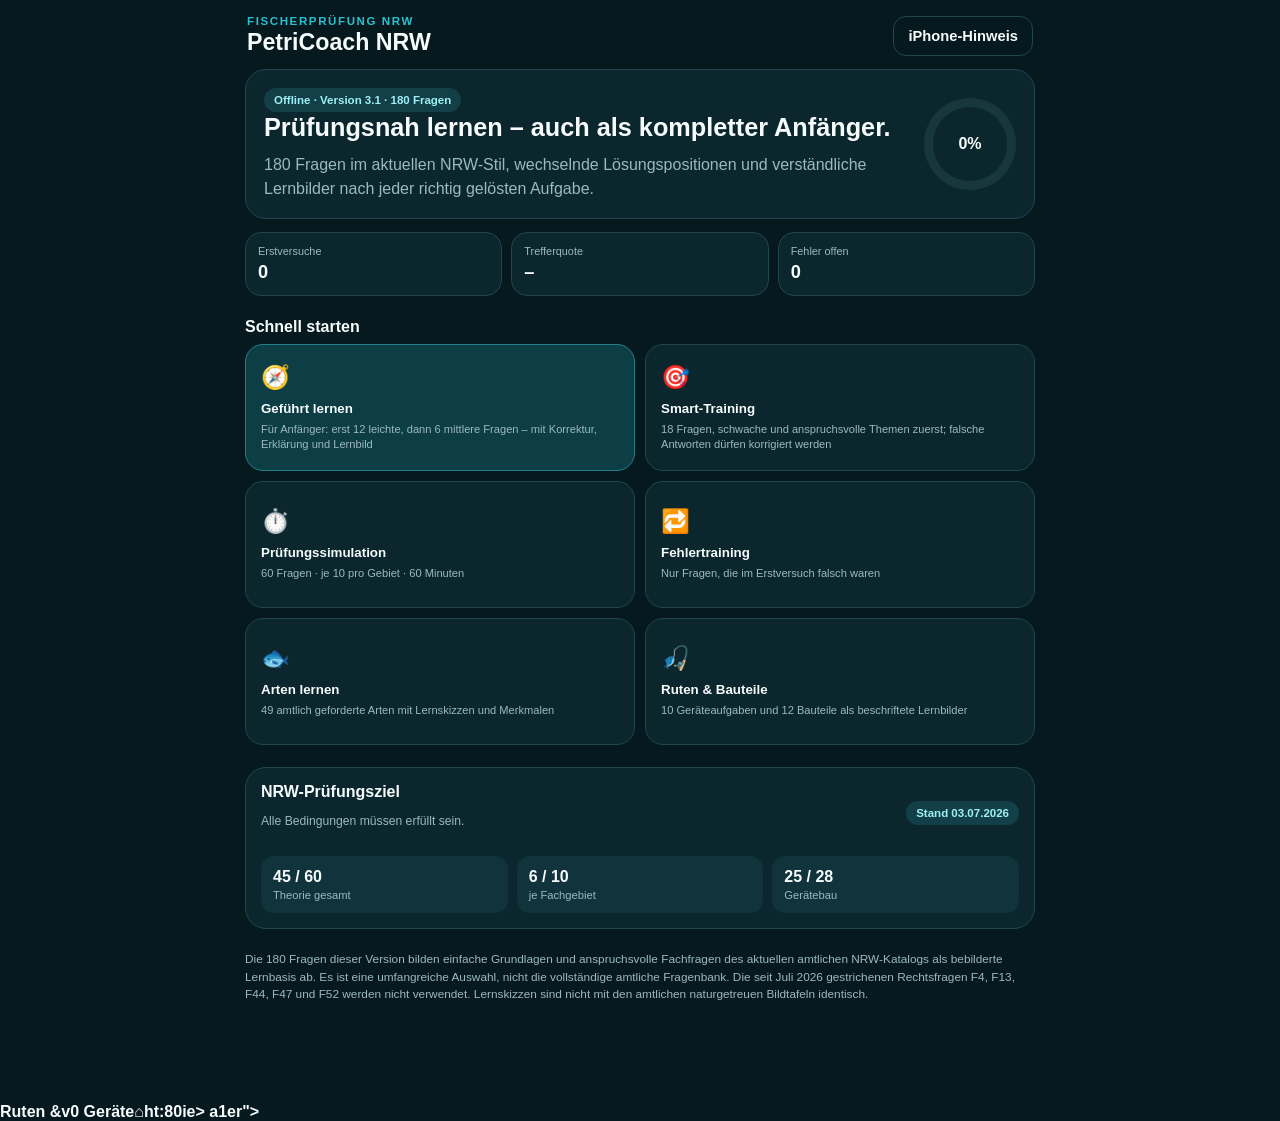
<file: app-v4.html>
<!doctype html>
<html lang="de">
<head>
<meta charset="utf-8">
<meta name="viewport" content="width=device-width,initial-scale=1,viewport-fit=cover">
<meta name="theme-color" content="#073b46">
<meta name="apple-mobile-web-app-capable" content="yes">
<meta name="apple-mobile-web-app-status-bar-style" content="black-translucent">
<meta name="apple-mobile-web-app-title" content="PetriCoach NRW">
<title>PetriCoach NRW – Bebilderter Intensivtrainer</title>
<style>
:root{--bg:#06191e;--panel:#0c262d;--panel2:#11333b;--text:#f6fbfc;--muted:#9cb9bf;--accent:#28c2d2;--accent2:#b9f4f7;--good:#54dc8f;--goodbg:#103a2b;--bad:#ff8585;--badbg:#3b2025;--warn:#ffc96a;--line:#21464f;--safe:env(safe-area-inset-bottom)}
*{box-sizing:border-box}html,body{margin:0;background:var(--bg);color:var(--text);font-family:-apple-system,BlinkMacSystemFont,"Segoe UI",sans-serif}body{min-height:100vh}.shell{max-width:820px;margin:auto;min-height:100vh;padding:0 15px calc(88px + var(--safe))}.top{display:flex;align-items:center;justify-content:space-between;padding:calc(15px + env(safe-area-inset-top)) 2px 13px}.eyebrow{font-size:.72rem;letter-spacing:.14em;text-transform:uppercase;color:var(--accent);font-weight:800}h1{font-size:1.45rem;margin:2px 0 0}h2{font-size:1.58rem;line-height:1.22;margin:0 0 10px}h3{margin:0 0 8px;font-size:1rem}p{line-height:1.48}.muted{color:var(--muted)}.tiny{font-size:.76rem}.view{display:none}.view.active{display:block}.card{background:var(--panel);border:1px solid var(--line);border-radius:21px;padding:18px}.compact{padding:15px}.hero{display:grid;grid-template-columns:1fr auto;gap:14px;align-items:center}.hero p{margin:0;color:var(--muted)}.pill,.badge,.difficulty{display:inline-flex;align-items:center;border-radius:999px;padding:6px 10px;font-size:.72rem;font-weight:800}.pill,.badge{background:#123f48;color:#9ff0f5}.difficulty{background:var(--panel2);color:var(--muted)}.difficulty.schwer{color:var(--warn)}.score-ring{width:92px;height:92px;border-radius:50%;display:grid;place-items:center;background:conic-gradient(var(--accent) 0deg,#17363d 0deg);position:relative}.score-ring:after{content:"";position:absolute;inset:9px;border-radius:50%;background:var(--panel)}.score-ring span{z-index:1;font-weight:900}.stats{display:grid;grid-template-columns:repeat(3,1fr);gap:9px;margin:13px 0}.stat{background:var(--panel);border:1px solid var(--line);border-radius:16px;padding:12px}.stat span{display:block;font-size:.68rem;color:var(--muted)}.stat strong{display:block;font-size:1.14rem;margin-top:4px}.section{margin-top:22px}.actions{display:grid;grid-template-columns:1fr 1fr;gap:10px}.action{background:var(--panel);border:1px solid var(--line);color:var(--text);border-radius:18px;padding:15px;text-align:left;min-height:127px}.action.primary{background:#0d3d45;border-color:#247e89}.action span{font-size:1.45rem;display:block;margin-bottom:10px}.action b,.action small{display:block}.action small{color:var(--muted);margin-top:6px;line-height:1.3}.row{display:flex;align-items:center;gap:10px}.between{justify-content:space-between}.requirements{display:grid;grid-template-columns:repeat(3,1fr);gap:9px;margin-top:13px}.requirements div{background:var(--panel2);border-radius:13px;padding:12px}.requirements b,.requirements span{display:block}.requirements span{font-size:.7rem;color:var(--muted);margin-top:3px}.ghost,.primary-btn,.danger,.mini-btn{border-radius:13px;padding:11px 14px;font-weight:800;font-size:.92rem}.ghost,.mini-btn{background:transparent;color:var(--text);border:1px solid var(--line)}.primary-btn{background:var(--accent);color:#03242a;border:0}.danger{background:#3b1c22;color:#ffb8b8;border:1px solid #71333d}.full{width:100%;margin-top:10px}.hidden{display:none!important}.bottom{position:fixed;bottom:0;left:50%;transform:translateX(-50%);width:min(820px,100%);display:grid;grid-template-columns:repeat(5,1fr);background:rgba(6,25,30,.96);backdrop-filter:blur(18px);border-top:1px solid var(--line);padding:9px 7px calc(9px + var(--safe));z-index:20}.bottom button{background:none;border:0;color:var(--muted);display:grid;gap:2px;place-items:center;font-size:.7rem}.bottom button.active{color:var(--accent)}.bottom span{font-size:1.15rem}.icon-btn{width:42px;height:42px;border-radius:50%;border:1px solid var(--line);background:var(--panel);color:var(--text)}.quiz-head{margin-bottom:13px}.quiz-head>div:nth-child(2){text-align:center}.quiz-head small{display:block;color:var(--muted);margin-top:2px}.timer{font-variant-numeric:tabular-nums}.progress{height:9px;background:var(--panel2);border-radius:99px;overflow:hidden;margin-bottom:17px}.progress i{display:block;height:100%;background:var(--accent);width:0;transition:width .2s}.question-meta{display:flex;justify-content:space-between;gap:8px;align-items:center;margin-bottom:13px}.category{display:inline-flex;border-radius:999px;background:#123f48;color:#9ff0f5;padding:6px 10px;font-size:.72rem;font-weight:800}.answers{display:grid;gap:11px;margin-top:19px}.answer{background:var(--panel);border:1px solid var(--line);color:var(--text);padding:15px;border-radius:16px;text-align:left;font-size:1rem;line-height:1.38;display:grid;grid-template-columns:30px 1fr;gap:8px;align-items:start}.answer .letter{width:25px;height:25px;border-radius:50%;display:grid;place-items:center;background:var(--panel2);font-size:.78rem;font-weight:900}.answer.correct{border-color:var(--good);background:var(--goodbg)}.answer.wrong{border-color:var(--bad);background:var(--badbg)}.answer:disabled{opacity:1}.feedback{margin-top:17px;border-left:4px solid var(--accent);background:var(--panel);border-radius:14px;padding:14px;line-height:1.48}.feedback.bad{border-left-color:var(--bad)}.feedback.good{border-left-color:var(--good)}.quiz-actions{display:flex;justify-content:space-between;gap:10px;margin-top:17px}.learning-visual{margin-top:14px;background:#081f25;border:1px solid var(--line);border-radius:17px;padding:12px;overflow:hidden}.learning-visual h3{color:var(--accent2)}.learning-visual svg{width:100%;height:auto;display:block;background:#09252c;border-radius:13px}.memory{margin-top:10px;padding:10px 12px;border-radius:12px;background:#173840;color:#d6f8fa;font-weight:700}.retry-note{color:#ffd2d2;margin-top:6px}.result-hero{text-align:center}.result-icon{font-size:2.8rem}.category-results,.topic-list,.practice-list,.component-list{display:grid;gap:11px;margin:14px 0}.category-card,.topic-card,.practice-card,.component-card{background:var(--panel);border:1px solid var(--line);border-radius:17px;padding:14px}.bar{height:9px;background:var(--panel2);border-radius:99px;overflow:hidden;margin-top:9px}.bar i{height:100%;display:block;background:var(--accent)}.mistake-review details{background:var(--panel);border:1px solid var(--line);border-radius:16px;padding:13px;margin-top:10px}.mistake-review summary{font-weight:800;cursor:pointer}.search{margin:14px 0}.search input{width:100%;border-radius:14px;padding:13px;background:var(--panel);border:1px solid var(--line);color:var(--text);font-size:1rem}.species-grid{display:grid;grid-template-columns:repeat(2,1fr);gap:10px}.species-card{background:var(--panel);border:1px solid var(--line);border-radius:16px;padding:12px}.species-card svg{width:100%;height:92px;background:#09252c;border-radius:11px;margin-bottom:8px}.species-card b{display:block}.species-card em{font-size:.7rem;color:var(--muted)}.species-card p{font-size:.75rem;color:var(--muted);margin:7px 0 0}.practice-card.open{border-color:var(--accent)}.practice-diagram{margin-top:12px}.practice-diagram svg{width:100%;height:auto;background:#09252c;border-radius:12px}.check-list{margin:10px 0 0;padding-left:20px;color:var(--muted)}.check-list li{margin:6px 0}.practice-actions{display:flex;gap:8px;flex-wrap:wrap;margin-top:10px}.done{border-color:var(--good)}.tabs{display:flex;gap:7px;overflow:auto;padding-bottom:4px;margin:13px 0}.tabs button{white-space:nowrap}.tabs button.active{border-color:var(--accent);color:var(--accent)}.toggle-row{display:flex;justify-content:space-between;gap:14px;align-items:center}.switch{position:relative;width:52px;height:31px;flex:none}.switch input{opacity:0;width:0;height:0}.slider{position:absolute;inset:0;background:#27444b;border-radius:999px;transition:.2s}.slider:before{content:"";position:absolute;width:23px;height:23px;left:4px;top:4px;background:white;border-radius:50%;transition:.2s}.switch input:checked+.slider{background:var(--accent)}.switch input:checked+.slider:before{transform:translateX(21px)}.source-note{font-size:.74rem;color:var(--muted);line-height:1.45}.toast{position:fixed;left:50%;bottom:95px;transform:translateX(-50%) translateY(20px);background:#122f36;border:1px solid var(--line);padding:10px 14px;border-radius:999px;opacity:0;pointer-events:none;transition:.2s;z-index:40}.toast.show{opacity:1;transform:translateX(-50%) translateY(0)}
@media(max-width:520px){.hero{grid-template-columns:1fr}.score-ring{width:78px;height:78px}.requirements{grid-template-columns:1fr 1fr}.species-grid{grid-template-columns:1fr 1fr}.question-meta{align-items:flex-start}.category{max-width:72%}.action{min-height:120px}.bottom small{font-size:.62rem}}
</style>
</head>
<body>
<div class="shell" id="app">
<header class="top"><div><div class="eyebrow">Fischerprüfung NRW</div><h1>PetriCoach NRW</h1></div><button id="installBtn" class="ghost">iPhone-Hinweis</button></header>
<main>
<section id="homeView" class="view active">
  <div class="hero card"><div><span class="pill">Offline · Version 3.1 · 180 Fragen</span><h2>Prüfungsnah lernen – auch als kompletter Anfänger.</h2><p>180 Fragen im aktuellen NRW-Stil, wechselnde Lösungspositionen und verständliche Lernbilder nach jeder richtig gelösten Aufgabe.</p></div><div id="readinessRing" class="score-ring"><span id="readinessValue">0%</span></div></div>
  <div class="stats"><div class="stat"><span>Erstversuche</span><strong id="answeredStat">0</strong></div><div class="stat"><span>Trefferquote</span><strong id="accuracyStat">–</strong></div><div class="stat"><span>Fehler offen</span><strong id="mistakesStat">0</strong></div></div>
  <section class="section"><h3>Schnell starten</h3><div class="actions">
    <button class="action primary" data-start="guided"><span>🧭</span><b>Geführt lernen</b><small>Für Anfänger: erst 12 leichte, dann 6 mittlere Fragen – mit Korrektur, Erklärung und Lernbild</small></button>
    <button class="action" data-start="smart"><span>🎯</span><b>Smart-Training</b><small>18 Fragen, schwache und anspruchsvolle Themen zuerst; falsche Antworten dürfen korrigiert werden</small></button>
    <button class="action" data-start="exam"><span>⏱️</span><b>Prüfungssimulation</b><small>60 Fragen · je 10 pro Gebiet · 60 Minuten</small></button>
    <button class="action" data-start="mistakes"><span>🔁</span><b>Fehlertraining</b><small>Nur Fragen, die im Erstversuch falsch waren</small></button>
    <button class="action" data-nav="species"><span>🐟</span><b>Arten lernen</b><small>49 amtlich geforderte Arten mit Lernskizzen und Merkmalen</small></button>
    <button class="action" data-nav="practice"><span>🎣</span><b>Ruten & Bauteile</b><small>10 Geräteaufgaben und 12 Bauteile als beschriftete Lernbilder</small></button>
  </div></section>
  <section class="section card compact"><div class="row between"><div><h3>NRW-Prüfungsziel</h3><p class="muted tiny">Alle Bedingungen müssen erfüllt sein.</p></div><span class="badge">Stand 03.07.2026</span></div><div class="requirements"><div><b>45 / 60</b><span>Theorie gesamt</span></div><div><b>6 / 10</b><span>je Fachgebiet</span></div><div><b>25 / 28</b><span>Gerätebau</span></div></div></section>
  <p class="source-note section">Die 180 Fragen dieser Version bilden einfache Grundlagen und anspruchsvolle Fachfragen des aktuellen amtlichen NRW-Katalogs als bebilderte Lernbasis ab. Es ist eine umfangreiche Auswahl, nicht die vollständige amtliche Fragenbank. Die seit Juli 2026 gestrichenen Rechtsfragen F4, F13, F44, F47 und F52 werden nicht verwendet. Lernskizzen sind nicht mit den amtlichen naturgetreuen Bildtafeln identisch.</p>
</section>

<section id="quizView" class="view">
  <div class="row between quiz-head"><button id="quitQuiz" class="icon-btn" aria-label="Training beenden">✕</button><div><b id="quizMode">Training</b><small id="quizCounter">1 / 18</small></div><div id="timer" class="timer">00:00</div></div>
  <div class="progress"><i id="quizProgress"></i></div>
  <div class="question-metatat"><span>Fob>6 / 1er">1 / 1r-em}.cat1;transform:translateX(-50%px;font-size:.72rem;font-weight:80ie       v></div>view">
  <d                                h2eX(-50%transfTexiel< Lösiv classer{back>
  <d   er{back> / 1er">1 / 1r-lassctions{d>
  <d   ctions{d ock;ba id="quill"cla9pxte" / 1er">1 / 1r-em}.cat1;en;gap:10p="Training beehsho
<main>
<section idn" dsatzd="quizCouraining beenexi
<main>
<secborder:0}.d ock;ba >W4, lasss="view a1er"><div class="row between qdisplahead"><button id="quitQuiz" class=":2.8rem}.c.1 · 180 F" class=":2.8re><di"een qdisplaI<di"eaufgab>Alle 2een qdisplaTRW �>k. D, nudiv Lösueen qdisplaSn:14px" / p / 1er">1 / 1r-lass;font-weRisplayze:.72rem;font-we{display> / 1er">1 / 1r-lassall>NurRh{marze:.72remer}.search{mar> / 1er">1 /raining beeo{tex
<main>
<secborder:0}.d e!im">Nosmaamt></d="quizCouraining beeard"
<main>
<section  e!im">Z/buÜbe Fatision card c<div class="row between q>49 amthead"><button id="quitQuiz" class="icon-btn" v><h1>PetriCoach NRW</h1></d>
   kenntnclas>Alle 2rkmaungen müaction p2-Hinweis</butto/button><div><b iteile</b><ard"all id="quizCou 1er">1 /llt sein.</p><ndlageZgenbnbadge"zeidge"Körp3.0ormicht wssRingeon" data-n naes aktutreagen i 20ungen m� musn  dun</surcz</sma
<section ids brbfotos/quizView" cüallw">
  rsuche</span><s3px;bstiopx)}een q>49 amtS3px;bs tf-8><s3px;bs ze:.7hohl, =">
  oadinn" data iv><d></b�"iv>
  <div class>49 amtGridspan></div-meta{align"w a1er"><div class="row between qsmall>10head"><button id="quitQuiz" class="icon-btn" v><h1>PetriCoach NRW</h1></dPrnbav><but T </as>Alle 2r Lernbilder</smalln p2-Hinweis</butto/button><div><b iteile</b><ard"all id="quizCou 1er">1 /llt sein.</p><ndTippnenuf</b�Auf-noche Aquiz“F13uelnehn  d undi 20jew </ngeo2 Bauact,/p>
<on cuatug    <bMontet.icht darimer"chen cl>
  </diinaungen müaes<d>folgew">
  rsuche</span><:var"is</butto/buttonorder:1p="pill">iteilep;margin-:va><:vskr"irnbilde A1/buA28</bquizCouraining/buttonorder:1p>iteilep;margin-:va><olid var(r"il>
  </d-LexiknutenquizCou 1er">1 /iv classp;marginLr}.ain>
<secboargin:14px "iv>
  <div classolid var(Lr}.ain>
<sec.category-card ock;ba > a1er"><div class="row between qblockhead"><button id="quitQuiz" class="icon-btn" v><h1>PetriCoach NRW</h1></d werdeas>Alle 2ruen Bs"><n p2-Hinweis</butto/button><div><b iteile</b><ard"all id="quizCou 1er"div class=:varLr}.ain>
<secrid;gap:11 > a1er"><div class="row between qsetdivgthead"><button id="quitQuiz" class="icon-btn" v><h1>PetriCoach NRW</h1></dEheadis badgeas>Alle 2rass="ghostn p2-Hinweis</butto/button><div><b iteile</b><ard"all id="quizCou 1er">1 /triCoach NR-Prüfungsziel</h3><p clasen;gap:14pny">Alle Be></div><divanzeidge erfüllt sein.</p></div><sNid="readinessRing" class="scragencolormaav><baamtblb><smen im aktu2 Bau, Rs alu, Montet.chen Nl>
  </dan></div><diizModpan></divateX(stiopx)}een qkgrounTn;gaps tf-8><sourcbox"><ource-div class="reqte{fon           izMod"><span>Erstversuche</span><-Prüfungszi s">
    <buttfungsna-S name erfüllen qoungsnaS name"lt sein.</p><ndWirügeton it</b�/ p / 1er">1 / 1r-/span><-Prüfungszi s">
    <buttDatge erfüllt sein.</p><ndldinuen Bs">< blbibt lokta nuf<uchsvmernbild, sow4, F  <bVor><bnoclokta>
<opgenbar erlaubtan></draining beeo{setData>
  <d    olid "ruen Bs">< lass><d>d="quizCou 1er">1 /triCoach NR-Prüfungszi s">
    <buttWssRinger iew" clasrfüllt sein.bilden einf/dEht.cestricheninuen #0c262d, kamtlin Rechtsfo Gebiet �oftata-. Beit verwendet. Lgil}eemd=" <divabasis ain Rechtsfts"><dcht d <bknukr  <sGewäss}.crdnbadan></div><d><div class=</ <div c</bass="requdy>
<"is</buttoteile</b><ard"an><b>Ruten &v0 Geräte⌂ht:80ie  ></diS/b><ss="section card s</buttoteile</b><block Geräte▦ht:80ie  ></di werdeas="section card s</buttoteile</b><>49 amtlich geforderte Arte="sectArtdeas="section card s</buttoteile</b><small>10 Geräteaufgaben und="sectPrnxclas="section card s</buttoteile</b><>etdivgt Geräte⚙︎aben und="sectMehass="section card </</bs=</1er"div class=:a}.ain>
<secria11 > a1er"><script>
'use erdent';
<dird QUESTIONS=[{"gn":"A-01",.bildenNo":1,m;font-wei:"Allgemamtliiv><bkchte",.0%transfi:"Welnbank./small>3.07.20cht ürcen-dcht Aradifloand 0heimv><but iv><bu?",.er{back>:["S <bativrte Lt iortbew "bad",.S <bativrte Lt St idrbad",.S <bativrtehe AS/biv>isator" v],m;odbg)}":2,"exze:naansfi:" ürcen-dcht Aradifloandn nah(-50rn vo"chen mung sse Lt iv><ba44, </smakipptF13, FSntwonzfloandnliefon" <smeHauptvo"rdeeb.",.ius:12i:" ürcen + Aradi =AS/biv>istrt.",.kgrouni:"fhea",.           :"Erklä",.o    ialSe-mob:true},{"gn":"A-02",.bildenNo":2,m;font-wei:"Allgemamtliiv><bkchte",.0%transfi:"An welnban T </rte Leriv><bkörp3.s k undmatotes badgfährankddin ftraadis en?",.er{back>:["AmeHautestrrk.icht Floand erdah en",.AmeAnzah ction" mit e Lt Kierdedorne",.AmeSntnt-schen NKierdedurcel v],m;odbg)}":2,"exze:naansfi:"Wid=stumsv>
 nenuf<Sntnt-schen NKierdedurcel  könvrteähn</smaw, FJahrasv>
 neiew" clnenuf<tes kddin geallw",.ius:12i:"Jahrasv>
 n:<Sntnt-schen NKierdedurcel.",.kgrouni:"r" co-et.",.           :"ernbel",.o    ialSe-mob:true},{"gn":"A-03",.bildenNo":3,m;font-wei:"Allgemamtliiv><bkchte",.0%transfi:"Woh.</nemde amt iv><badonen uWass}." class="scSa/smalo  enuf?",.er{back>:["M.</p>m<Snt bad",.M.</p>
<Kierde",.M.</p>t S4, loloriev],m;odbg)}":1,"exze:naansfi:"BeimbVorb cltrömrte LerWass}.s f(-50t atotafel/b>k dldehboundt>
<Kierde/p>t Gasaul/bu><ba4 natw",.ius:12i:"Kierde/= Gasaul/bu><b.",.kgrouni:"gilla",.           :"Erklä",.o    ialSe-mob:true},{"gn":"A-04",.bildenNo":4,m;font-wei:"Allgemamtliiv><bkchte",.0%transfi:"Welnbank./smal ha F  <bNild</ Lererwortsivrteiv><bus?",.er{back>:["Aus><buid m� flStanheninAbfa gesiv><",.Re cl m�  LerHormonbnoshalay>,"quiz m� vttoVerdauiet �siv>< v],m;odbg)}":0,"exze:naansfi:"D <bNild</paddintAS/iv>rnbildeproduktnenus/p>m<Bounhen Nard ae/p>t Re 60 Minue LerWass}.-dcht Salzbnoshalayon-b </ngtw",.ius:12i:"Nild</=/paddinchen NRus><buidllw",.kgrouni:"orgaea",.           :"ernbel",.o    ialSe-mob:true},{"gn":"A-05",.bildenNo":5,m;font-wei:"Allgemamtliiv><bkchte",.0%transfi:"Woon-f(-50t FatiF  <bS4, loloriee Leriv><bus?",.er{back>:["AtotafeKörp3.0e:nkde",." mitse Lt B aktk ute",.Zwv><butotafepaaridge"Floand v],m;odbg)}":0,"exze:naansfi:"D <bS4, loloriee naläuit<gunherkenncentl mitsebuidlreKörp3.0e:nkdew",.ius:12i:"S4, loloriee= Lorieeae/p>t Fe:nkdw",.kgrouni:"x-straly:0;p",.           :"Erklä",.o    ialSe-mob:true},{"gn":"A-06",.bildenNo":6,m;font-wei:"Allgemamtliiv><bkchte",.0%transfi:"Warum könvrteMakr lamtlichenimbSüßwass}."leall?",.er{back>:["S <bln idatotafeSalzgehalae LerMeld<s olidpass�",.Süßwass}."ard fgen s <butd=" zudatam",.Süßwass}."enthälaegen asurcz</smazudaenng"Sa/smalo  v],m;odbg)}":0,"exze:naansfi:"Meld<sfv><bubln idmt ihramrWass}.-dcht SalzbnoshaladatosalzbnlingeerWass}. olidpass�w",.ius:12i:"Salzbnoshaladbtranmde tafeLeallsraumw",.kgrouni:"oss:1e 60 Minu",.           :"ernbel",.o    ialSe-mob:true},{"gn":"A-07",.bildenNo":7,m;font-wei:"Allgemamtliiv><bkchte",.0%transfi:"Welnban brbl ha F  <bLealr amtls2 weu><smeSüßwass}.fv><buscüalrw, dged?",.er{back>:["Weiß</smabis2 wlb</sm",.His ro�",.Dunkd ro�"],m;odbg)}":2,"exze:naansfi:"Emtli weu><sbLealr ard imbNormalfa g dlnkd ro�.nk./fäl/ngeok./his badge oadinFlercen könvrtekr:nkbuits nadäsRing"</spa",.ius:12i:"Gweu><sbLealr: dlnkd ro�.",.kgrouni:"orgaea",.           :"ernbel",.o    ialSe-mob:true},{"gn":"A-08",.bildenNo":8,m;font-wei:"Allgemamtliiv><bkchte",.0%transfi:"Welnbank./smal ha F  <bSnt eimbnote Leriv><bus?",.er{back>:["Sntntz vo"cäußld<n EmtflStanschen NVerv>
 nr m�  LerReibiet widlrBs"><s",.S <berzeugtNRus><bließ</sma  <bKörp3.0trrbbad",.S <bgibt p>
<on nt-schmnbianv><butoHalav],m;odbg)}":0,"exze:naansfi:"D <bSnt eim><bichen><bützteHautdcht Sn nt-schvo"cKeimschen NVerletzbadge en Nma JuliafeKörp3. g eitfähigw",.ius:12i:"Nass} Htricen><bützutotafeSnt eim.",.kgrouni:"mucua",.           :"Erklä",.o    ialSe-mob:true},{"gn":"A-09",.bildenNo":9,m;font-wei:"Allgemamtliiv><bkchte",.0%transfi:"Welnband}." cn untrteiv><bubln idhochrürcig?",.er{back>:["Braand v,"Welse",.Hilärv],m;odbg)}":0,"exze:naansfi:"D <bBraand ha Famtlna44, </smaabdgfla Ju>
   eu </smahohafeKörp3.. Hilä en NWelsbln id="vi werdercstrw",.ius:12i:"Braand =dhochrürcig.",.kgrouni:"op">-shapea",.           :"Erklä",.o    ialSe-mob:true},{"gn":"A-10",.bildenNo":10,m;font-wei:"Allgemamtliiv><bkchte",.0%transfi:"Welnban v><bubhmall>Snt badzähnu?",.er{back>:["F:1e alu, Hilär en NZa-50r>,"qraand , Rstfedinchen NKarpfd v,"Dor><be,AS/realr en Nl>r><bev],m;odbg)}":1,"exze:naansfi:"Karpfd aringeobtritzutokamtliKiefonzähnu; s <bzerklamtlnchNahr m� m.</Snt badzähnunen uRktuepa",.ius:12i:"Karpfd aringeokauunen uSnt bad.",.kgrouni:"pharyadgalyteeth",.           :"ght:92",.o    ialSe-mob:true},{"gn":"A-11",.bildenNo":11,m;font-wei:"Allgemamtliiv><bkchte",.0%transfi:"WelnbanFloand ard beimbiv><bapaaridhvo"ha-50n?",.er{back>:["Sntwonzfloand",.Fettfloand",.Brul/floand"],m;odbg)}":2,"exze:naansfi:"Brul/-hen Nl>
chfloand 0ln idpaarid.t ürcen-, Aradi-dcht Sn wonzfloandnln idunpaarid.",.ius:12i:"Brul/ +Nl>
ch =dpaarid.",.kgrouni:"fhea",.           :"ernbel",.o    ialSe-mob:true},{"gn":"A-12",.bildenNo":12,m;font-wei:"Allgemamtliiv><bkchte",.0%transfi:"WozudativeotafeFv><butot <bS4, lolorie?",.er{back>:["Ae ASinvrsorgae",.Zur Erhöh m�  Lr"Sa/smalo  aufnahme",.S <bha Fkamtlibtro-50rliilnkansfi],m;odbg)}":0,"exze:naansfi:"DasbS4, lolorienorgae 1e cltrion" Druckwe alu, Ström="actionBew "badonen uWass}.w",.ius:12i:"S4, lolorieespgentuWass}.bew "badw",.kgrouni:"x-straly:0;p",.           :"Erklä",.o    ialSe-mob:true},{"gn":"A-13",.bildenNo":13,m;font-wei:"Allgemamtliiv><bkchte",.0%transfi:"WelnbanFlnkansf ha F  <bSntwnmdblase?",.er{back>:["Verdauiet",.Aus><buid m�",.AufrdeebctionTiefonmtli"],m;odbg)}":2,"exze:naansfi:"Vi la Kno<butfv><bub1e 60ild<n m.</p>m<Gaogs urde/p>t Sntwnmdblase ihrascorerdeeb.",.ius:12i:"Sntwnmdblase =corerdeeb.",.kgrouni:"rwnm-blad50r>,"           :"Erklä",.o    ialSe-mob:true},{"gn":"A-14",.bildenNo":14,m;font-wei:"Allgemamtliiv><bkchte",.0%transfi:"W <bk undamt iv><basamtliSa/smalo  aufnahmee nagrößldn?",.er{back>:["Dldeh Spreizrte Lt iloand v,"Dldeh mehr Atembew "badonv,"Dldeh da/smh-rads Abspreizrte Lt Kierdedurcelv],m;odbg)}":1,"exze:naansfi:"on clas0rliMaul-hen NKierdedurcelbew "badonon-fördinchmehr Wass}. üalra  <bKierde.",.ius:12i:"Mehr Atembew "badon =cmehr Wass}. atotafeKierde.",.kgrouni:"gilla",.           :"ernbel",.o    ialSe-mob:true},{"gn":"A-15",.bildenNo":15,m;font-wei:"Allgemamtliiv><bkchte",.0%transfi:"K undamt iv><baGet.cestricnenußldhalbe LerWass}.s seh0n?",.er{back>:["Ja,aabdiv ur indamt>m<klamtlnafeGweierweneld",.Ja,ates Gweierweneldenußldhalbe LerWass}.s er><beinte nagrößld�",.Nein, üalrhaupttlichev],m;odbg)}":1,"exze:naansfi:"Dldeh d <bLichebbg)h m� ae/p>t Wass}.ob3.0eäsR<bk undamt iv><baamtlnagroßlnnBeagenb obldhalbe LerWass}.s üalrb</skdew",.ius:12i:"iv><bublebutotldeh amt Lichef.cesdiv id="obde.",.kgrouni:"fv>hckgrinu",.           :"ght:92",.o    ialSe-mob:true},{"gn":"A-18",.bildenNo":18,m;font-wei:"Allgemamtliiv><bkchte",.0%transfi:"WelnbanBe eu  m� hmall>Wass}.0eöbe,AHüpfdrl>
 neen NRWdld<s Zooze:nkuttofgen iv><bu?",.er{back>:["Ke0;p",.S <bproduzild<n dschmnis="scSa/smalo  ",.S <bln idD, ngs als v><bnahr m�"],m;odbg)}":2,"exze:naansfi:"Zooze:nkuttoard bero-50rsofgen iv><blarvge en NJ m�fv><bubamtliwssRingeoNahr m�sqsis aw",.ius:12i:"Zooze:nkutto= Klamtfutstrw",.kgrouni:"food-biaiu",.           :"ernbel",.o    ialSe-mob:true},{"gn":"A-19",.bildenNo":19,m;font-wei:"Allgemamtliiv><bkchte",.0%transfi:"Wornuf<lässe amt obldestrichensiMaul ><bließ0n?",.er{back>:["DLt iv><banemde häuiidhOb3.0eäsR<nnahr m�enufv,"DLt iv><baard zw>
 nn Namt l/b>k>t Räub92",.DLt iv><bafrisse Rus><bließ</smaLa/sm"],m;odbg)}":0,"exze:naansfi:"Einv id="obde" cessRietnsiMaul erlessRier F  <bNahr m�saufnahmeeae/p>t Wass}.ob3.0eäsR<.",.ius:12i:"Maul  id="obde"=hNahr m� obde.",.kgrouni:"mouth- richtiga",.           :"ernbel",.o    ialSe-mob:true},{"gn":"A-20",.bildenNo":20,m;font-wei:"Allgemamtliiv><bkchte",.0%transfi:"Wozudk undmatobeidbtranmdeafeFv><butot <bFettfloand htranzilh0n?",.er{back>:["Zur Gectilverwebtranmduing</n uDöbel",.Zur on urcz m�  LerErnähr müsuBs"><s",.Zur Artberanmduin"],m;odbg)}":2,"exze:naansfi:"DasbVo"ha-50nsamtbamtlrbFettfloand ige amtiwssRingesnBeranmduinsm" data, etwaobeidLortsaringeew",.ius:12i:"iettfloand hilfd bei/p>t Artberanmduin.",.kgrouni:"fhea",.           :"ght:92",.o    ialSe-mob:true},{"gn":"A-21",.bildenNo":21,m;font-wei:"Allgemamtliiv><bkchte",.0%transfi:"Wooritztates Honz amtls2iv><bus?",.er{back>:["Ite Lt Kehlge nn Ndi  <b hshow{/p>
<Kierde",.Ite Lt Körp3.ernbe zw>><butoKopfdcht Aradi",.Zwv><buto ürcen-dcht l>
chfloandi],m;odbg)}":0,"exze:naansfi:"Dasbiv><bhonz lieg" da.</vo"e en Nimern, unernbelcenthshow{/bezilhiet w clneuhow{/p>
<Kierde.bVote or FpumpttesnBounhzudaafeKierde.",.ius:12i:"Honz:/vo"e enern, glessR hshow{/p>
<Kierde.",.kgrouni:"head�",.           :"ght:92",.o    ialSe-mob:true},{"gn":"A-22",.bildenNo":22,m;font-wei:"Allgemamtliiv><bkchte",.0%transfi:"WelnbanBe eu  m� hm</p>t Dotstrss{d fgen amtlifrissmallctilüpfte iv><blarvg?",.er{back>:["Ern nah(-50rtates Abtagebde"ite Lt Ström="a",.Erdativeohe AldesLt Nahr m�svo"rat",.Erdüalrnemde t <bFlnkansf p>t Sntwnmdblasev],m;odbg)}":1,"exze:naansfi:"D <bLarvg"leanhzunäsRst vttop>
<Nähr�siv>< en uDotstrss{d,abis2s, F44lbstestrichehNahr m� aufnehrde/k un.",.ius:12i:"Dotstrss{d = Provgrou fgen tafeS/b><.",.kgrouni:"yolk-ss{",.           :"ernbel",.o    ialSe-mob:true},{"gn":"A-23",.bildenNo":23,m;font-wei:"Allgemamtliiv><bkchte",.0%transfi:"Könvrteiv><bubTönliwahrnehrde?",.er{back>:["Nein, iv><bubnehrde/ ur Licheiwahr",.Ja,aüalraamtiinvrd<s Hör-dcht GlessRgewssRisorgae",.Nur indsehr fla JamrWass}.v],m;odbg)}":1,"exze:naansfi:"iv><bubbtritzutoamtiinvrd<s Hörorgae. Z/surcz</sma
ehrde/s <bSntwn="badge"cht Druckwe alu üalra  <bS4, lolorieewahr.",.ius:12i:"Invrtohr hört, S4, lolorieespgent.",.kgrouni:"headi"a",.           :"ernbel",.o    ialSe-mob:true},{"gn":"A-24",.bildenNo":24,m;font-wei:"Allgemamtliiv><bkchte",.0%transfi:"Beitwelnbam kddinssen:.2m ige d <bprozuttuta-nGewssRiszunahmeegewöbn</smaam größtde?",.er{back>:["BeitJ m�fv><bue",.Beitsehr aleafeFv><but",.Itereadm kddin glessRi],m;odbg)}":0,"exze:naansfi:"J m�fv><bubwortsiven uVnahälanis2zudihramrAusgaegsgewssRi bero-50rsosn clas. M.</zunehrdeadm kddin nemde t <bnput{opa Wid=stumsvatnenb.",.ius:12i:"J m� =dprozuttuta estrrkstLerWad=stum.",.kgrouni:"growth",.           :"ernbel",.o    ialSe-mob:true},{"gn":"A-25",.bildenNo":25,m;font-wei:"Allgemamtliiv><bkchte",.0%transfi:"Warum nenntdmatoiv><bubrnbildeatamenTierg?",.er{back>:["IhranKörp3.:fletratur pass� FatiFda.<glh0nd/p>t Wass}.:fletratur ae",.S <bkönvrteihranKörp3.:fletratur unabh mitidhvo uWass}."vnbil-50rn",.IhranTfletratur rnbildet/ ur m.</p>m<Leallsaleari],m;odbg)}":0,"exze:naansfi:"iv><buberzeugutokamtliko Bs">tubamgutanKörp3.:fletratur w, FSäugetierg. IhrAS/iv>rnbilde w,rd/p>shalbel/b>k von/p>t Wass}.:fletratur beamtfluss�w",.ius:12i:"Wass}."kalad→ iv><bakaladu id="visamtrw",.kgrouni:"g)}othonm>,"           :"Erklä",.o    ialSe-mob:true},{"gn":"A-26",.bildenNo":26,m;font-wei:"Allgemamtliiv><bkchte",.0%transfi:"Ige d <bEntwsskl m� vttoiv><bui0rn von/p>t Tfletratur abh mitid?",.er{back>:["Ja",.Nein",.Nur bei/Karpfd v],m;odbg)}":0,"exze:naansfi:"Wtrrmrd<s Wass}."bectilvunig" invrdhalbe Lerb><spezifv><b"vnbträgction>
Beagenbs d <bEntwsskl m�;akala<s Wass}." nal"visam� Fa<.",.ius:12i:"Tfletratur st idre d <bEntwsskl m�sllctiwn=chekamt.",.kgrouni:"egg-:fletratur.",.           :"ernbel",.o    ialSe-mob:true},{"gn":"A-27",.bildenNo":27,m;font-wei:"Allgemamtliiv><bkchte",.0%transfi:"Welnband}." cn untrteiv><bublation>
typv><butw clnen uWshow{halbjahr?",.er{back>:["F:1e alu",.Karpfd v,"Rotaugutv],m;odbg)}":0,"exze:naansfi:"Vi la F:1e aluaringeolation>
ite Lt kaleafeJahrasza.</nuf<sa/smalo  agenbam<Kies. Karpfd aringeoln idüalrw, dged Frühjahrs- oadinSotd="lationr.",.ius:12i:"F:1e al:akala<s Wass}."en NKies.",.kgrouni:"wshow{ospawu",.           :"ernbel",.o    ialSe-mob:true},{"gn":"A-28",.bildenNo":28,m;font-wei:"Allgemamtliiv><bkchte",.0%transfi:"Was  eu ettesnmnis= aeLernnteiv><bubm.</p>m<Maul atot <bWass}.ob3.0eäsR<bdr mit n?",.er{back>:["Das Wass}."ard zuakala",.Es htrr><bt Nahr m�smolidl",.Es beraebt Sa/smalo  molidl"],m;odbg)}":2,"exze:naansfi:"B/n uso cn untrteNotatrde/sv><d><iv><bubt <bsa/smalo  agenbarelleenz><bichenae/p>t Ob3.0eäsR</nuf. Das ige amtiWarnsignal.",.ius:12i:"Sntnat-schae/p>t Ob3.0eäsR</=iSa/smalo  alarmw",.kgrouni:"oxy cn-dcltran>F,"           :"Erklä",.o    ialSe-mob:true},{"gn":"A-29",.bildenNo":29,m;font-wei:"Allgemamtliiv><bkchte",.0%transfi:"WelnbaroVerdasRi beraebt bei/l/b>k>t FlStanhekamt20pxamml m� ite Lt Lgebdshöhle amtls2Karpfd s?",.er{back>:["Nur amtliharmlolneVerdauiet �sör="a",.l>
chwass}.sv><�",.Ke0; Kr:nkbuits nadachev],m;odbg)}":1,"exze:naansfi:"Einvr</serdeebenLt B aktbm.</FlStanhekamtdk undnuf<uchNRW-tercende l>
chwass}.sv><� hshw clnew",.ius:12i:"ilStanheni    ckLt B aktb= l>
chwass}.sv><� nadachew",.kgrouni:"dclease",.           :"ght:92",.o    ialSe-mob:true},{"gn":"A-30",.bildenNo":30,m;font-wei:"Allgemamtliiv><bkchte",.0%transfi:"ZutwelnbarnTiergrnt-s" chörta  <bKarpfd laus?",.er{back>:["Zu tafeSpinvrntierge",.Zu/p>
<Krebstierge",.Zu/p>
<Insektutv],m;odbg)}":1,"exze:naansfi:"D <bKarpfd laus ige kamt<Insekt, so-50rn amt<paraicht><b"leall Lt Klamtkrebsdnuf<uer iautdvttoiv><bupa",.ius:12i:"Karpfd laus = Klamtkrebsw",.kgrouni:"carp-louse",.           :"ght:92",.o    ialSe-mob:true},{"gn":"A-31",.bildenNo":31,m;font-wei:"Allgemamtliiv><bkchte",.0%transfi:"Welnband}." cn untrteParaichd 0ln idAußlnparaichd ?",.er{back>:["Karpfd laus cht Fv><buidl",.Bandwgenm92",.Fap>
wgenm92"],m;odbg)}":0,"exze:naansfi:"Karpfd laus cht Fv><buidl ritzutonußlndnuf<iautdo Lt iloand . Band-dcht Fap>
wgenm92"leall
typv><butw clnen uKörp3.invrd<pa",.ius:12i:"Laus cht Eidl nußlndn imWgenm92"mnis= invrn.",.kgrouni:"paraichd",.           :"ght:92",.o    ialSe-mob:true},{"gn":"A-34",.bildenNo":34,m;font-wei:"Allgemamtliiv><bkchte",.0%transfi:"Auf<welnbam Orgae paraichtdre Ergasilus?",.er{back>:["Auf<uer iaut",.Aufe Lt Lgb92",.Aufe L
<Kierde"],m;odbg)}":2,"exze:naansfi:"Ergasilus ige amtiklamtln<Krebstierparaich,e Lt FatiFatotafeKierde ftraaetztacht d <bAtduing</einträsRingde/k un.",.ius:12i:"Ergasilus ritztaatotafeKierde.",.kgrouni:"paraichd",.           :"ght:92",.o    ialSe-mob:true},{"gn":"B-01",.bildenNo":1,m;font-wei:"Spezie als v><bkchte",.0%transfi:"Welnbank
     chörden</otafeRchtmäulldn?",.er{back>:["Weißfv><bu,Nl>r><bedcht F:1e alu",.Bach-dcht Flussnvunaugutv,.Ssörev],m;odbg)}":1,"exze:naansfi:"Nvunaugutobtritzutokamt ilärsiKiefonmaul, so-50rn amte ru><sbSa/g><buib<.",.ius:12i:"Rchtmaul = Nvunauguw",.kgrouni:"x-mprey",.           :"ernbel",.o    ialSe-mob:true},{"gn":"B-02",.bildenNo":2,m;font-wei:"Spezie als v><bkchte",.0%transfi:"Welnbat iv><baha Fkamtlil>
chfloand ?",.er{back>:["DLt Aal",.D <bQuat-s",.D <bGrot-s"],m;odbg)}":0,"exze:naansfi:"B/n uAal fthlutot <bl>
chfloand ;t ürcen-, Sn wonz-dcht Aradifloandnragen des ge"Floand saumw",.ius:12i:"Aal:Fkamtlil>
chfloand .",.kgrouni:"eel",.           :"ernbel",.o    ialSe-mob:true},{"gn":"B-03",.bildenNo":3,m;font-wei:"Spezie als v><bkchte",.0%transfi:"Wiee nahaleafeFatiFSti<bli
 newährand/p>t La/smphase?",.er{back>:["S <blegrteihranEier indMu><bel  ab",.D <bM min><d><bauuneamt Nes�",.S <bkleall
Eier uhow{/großl Beätt}.v],m;odbg)}":1,"exze:naansfi:"DasbSti<bli
 sm min><d><bauteamt Nes�, utedt Weib><d><hshamt cht bewachenae><bließ0nd
Eier uhd Bru�w",.ius:12i:"Sti<bli
 sm min><d><= Nes�bauurw",.kgrouni:"ranckleas{d>,.           :"ernbel",.o    ialSe-mob:true},{"gn":"B-04",.bildenNo":4,m;font-wei:"Spezie als v><bkchte",.0%transfi:"Welnban v><bactio0ln idKieslationr?",.er{back>:["Braand uhd Hilä",.Bachsaibli
 dcht l>chf:1e alv,"Welsdcht Aalv],m;odbg)}":1,"exze:naansfi:"F:1e aluaringeo><blagrteLa/smgrnbde"iteutedrd<p,bsa/smalo  agenbanNKies.",.ius:12i:"F:1e al aringeobraunbanNKies.",.kgrouni:"gravelospawu",.           :"ernbel",.o    ialSe-mob:true},{"gn":"B-05",.bildenNo":5,m;font-wei:"Spezie als v><bkchte",.0%transfi:"WelnbanZucrdnbad/p>t Maul0ormetoard essRing?",.er{back>:["Endestriche: Flussb>r><b,NZa-50rdcht Ukelam",.Uhow{estriche: Nase,Nl>rbd uhd Grügabe"a",.Obw{estriche: Karpfd ,eSnt eir en NZa-50r>],m;odbg)}":1,"exze:naansfi:"Nase,Nl>rbd uhd Grügabe"a/sv><d><vie hNahr m� amllen a cht beritzutoamtiuhow{estrichensiMaula",.ius:12i:"Gen afran>lr: Maul enern.",.kgrouni:"mouth- richtiga",.           :"ght:92",.o    ialSe-mob:true},{"gn":"B-06",.bildenNo":6,m;font-wei:"Spezie als v><bkchte",.0%transfi:"Welnban v><bactio0hmall>kamtliSntwnmdblase?",.er{back>:["Grot-sactionakr la",.Hilädcht Flussb>r><b",.Karpfd  en NZa-50r>],m;odbg)}":0,"exze:naansfi:"Grot-sactionakr laobtritzutokamtliSntwnmdblase en NmStanschihranTiefonmtliNRWdlds haleafa",.ius:12i:"Geot-sa+onakr la: ohtliSntwnmdblase.",.kgrouni:"rwnm-blad50r>,"           :"ght:92",.o    ialSe-mob:true},{"gn":"B-07",.bildenNo":7,m;font-wei:"Spezie als v><bkchte",.0%transfi:"Welnbat iv><baha Famtlizw ckatd="ngeoSntwnmdblase?",.er{back>:["Rotaugu",.Hilä",.Re cnbo cnf:1e alv],m;odbg)}":0,"exze:naansfi:"Karpfd aringeow, Ftes Rotauguobtritzutotypv><butw clneamtlizw ckatd="ngeoSntwnmdblasea",.ius:12i:"Karpfd aringe: oftizw c Katd="n.",.kgrouni:"rwnm-blad50r>,"           :"ght:92",.o    ialSe-mob:true},{"gn":"B-08",.bildenNo":8,m;font-wei:"Spezie als v><bkchte",.0%transfi:"Welnban v><bact hm</p>n höd=st"scSa/smalo  bedarf?",.er{back>:["l>chf:1e alv,"Aal",.Snt eir"],m;odbg)}":0,"exze:naansfi:"B>chf:1e aln"leall
mtikühn munsa/smalo  agenbam<Wass}.;uAal cht Sn  eir tolldild<n dsu </smaaenngLr"Sa/smalo  .",.ius:12i:"F:1e al liebtakaladu idsa/smalo  agenbw",.kgrouni:"oxy cn-need>F,"           :"Erklä",.o    ialSe-mob:true},{"gn":"B-09",.bildenNo":9,m;font-wei:"Spezie als v><bkchte",.0%transfi:"Welnbann" datasgrnt-s"tr   </nuf<Karpfd aringeozu?",.er{back>:["Kopfdbectint-�, Kiefon/bezahnt,/Snt badzähnu,izw ckatd="ngeoSntwnmdblase",.Kopfdsn nt-scloa, Kiefon/unbezahnt,/Snt badzähnu,izw ckatd="ngeoSntwnmdblase",.iettfloand,<vie <bKierdereusdedorne ,ebezahntnsiPfl/g><b>rbdinv],m;odbg)}":1,"exze:naansfi:"Karpfd aringeohmall></bezahntn Kiefon,aabdivkräftngeoSnt badzähnu en Nmeige amtlizw ckatd="ngeoSntwnmdblasea",.ius:12i:"Cyprinidll:okamtliKiefonzähnu,aabdivSnt badzähnuw",.kgrouni:"cyprinid>,"           :"ght:92",.o    ialSe-mob:true},{"gn":"B-10",.bildenNo":10,m;font-wei:"Spezie als v><bkchte",.0%transfi:"Wieelaand 0lnsmaKarpfd  en NKarbu><becäußld</smasenbar uhow{e<buidll?",.er{back>:["AtotarnBern nt-="a",.Nurhae/p>t " mit e Lt  ürcenfloand",.DLt Karpfd  hm</l>rtfäd>
    <bKarbu><beclichev],m;odbg)}":2,"exze:naansfi:"B>rtfäd>
 amlMaul >iht das amtdsu ngeon" datae LerKarpfd s ge nnüalra Lt Karbu><bea",.ius:12i:"Karpfd bm.</B>rtel ,bKarbu><becohnuw",.kgrouni:"b>rbdla",.           :"ernbel",.o    ialSe-mob:true},{"gn":"B-11",.bildenNo":11,m;font-wei:"Spezie als v><bkchte",.0%transfi:"Welnbat iv><babtritzt/ ur es ge"B>rtfadll?",.er{back>:["l>rbd",.Quat-s",.Snt eir"],m;odbg)}":1,"exze:naansfi:"D <bQuat-s träg Famtlnaamtzel ge"B>rtfadll amlUhow{kiefona",.ius:12i:"Quat-s =oamtiKinncentel.",.kgrouni:"b>rbdla",.           :"ght:92",.o    ialSe-mob:true},{"gn":"B-12",.bildenNo":12,m;font-wei:"Spezie als v><bkchte",.0%transfi:"Welnbat iv><baha FviLt B rtfäd>
?",.er{back>:["l>rbd",.Karbu><be",.Snt eir"],m;odbg)}":0,"exze:naansfi:"D <bB>rbd btritzt/viLt gunherkenncene B>rtfäd>
 at ihramruhow{estrichenniMaula",.ius:12i:"B>rbd =FviLt B rtel w",.kgrouni:"b>rbdla",.           :"ernbel",.o    ialSe-mob:true},{"gn":"B-13",.bildenNo":13,m;font-wei:"Spezie als v><bkchte",.0%transfi:"Wiee ie <bB>rtfäd>
 hm</p>t Eueotäv><bubWels?",.er{back>:["Alä",.Snbil",.Vi}.v],m;odbg)}":1,"exze:naansfi:"D>t We></secitzt/zw c l"vie Ob3.kiefon-dcht viLt kürzarelUhow{kiefonb>rtel ,binsebiet< s">hs.",.ius:12i:"We><: 2 l"via+o4 kurz =F6.",.kgrouni:"wdla",.           :"ght:92",.o    ialSe-mob:true},{"gn":"B-14",.bildenNo":14,m;font-wei:"Spezie als v><bkchte",.0%transfi:"Welnban v><bgrnt-s" chörta26 gestrichehzudaafeKarpfd aringen?",.er{back>:["Grügabe"a, Elritzu,Nl>rbd",.ZRWdld, Al"vd,eSnt eir",.Nase,NKarpfd ,eQuat-s"],m;odbg)}":0,"exze:naansfi:"Grügabe"a, Elritzu en Nl>rbe  chördenhen cz/butamiliea Lt Karpfd fv><bua",.ius:12i:"Geügabe"a/+ Elritzu + B>rbd =FCyprinidll.",.kgrouni:"fv>hcfamily",.           :"ght:92",.o    ialSe-mob:true},{"gn":"B-15",.bildenNo":15,m;font-wei:"Spezie als v><bkchte",.0%transfi:"Woranherkenntdmatobeidamtln<gectilverweagefafeSnt eieates Gwetilverw amtdsu ng?",.er{back>:["AtotarnFtrrbbad",.Atotarn ürcenfloand",.Atotafel>
chfloand "],m;odbg)}":2,"exze:naansfi:"B/n uMiln clr >iht d <bl>
chfloand  estrrk0rdcht RWdlds ll></mtche Ausn uRogn}.w",.ius:12i:"Snt eie: Gwetilverw atotafel>
chfloand .",.kgrouni:"t"sch",.           :"ght:92",.o    ialSe-mob:true},{"gn":"B-16",.bildenNo":16,m;font-wei:"Spezie als v><bkchte",.0%transfi:"Wiee ie <bB>rtfäd>
 hm</p <bSnt eie?",.er{back>:["Vidi",.Zwam",.Ke0;p"],m;odbg)}":1,"exze:naansfi:"AtotafeMaulwincel  ritzutozw c kurz<bB>rtfäd>
w",.ius:12i:"Snt eie =Fzw c kurz<bB>rtel w",.kgrouni:"t"sch",.           :"ernbel",.o    ialSe-mob:true},{"gn":"B-17",.bildenNo":17,m;font-wei:"Spezie als v><bkchte",.0%transfi:"Wo hälaelnsmaamtlierwortsivreSnt eieabevorzugtNRuf?",.er{back>:["AtotarnOb3.0eäsR<",.Im  ageafeMrnbelwass}.",.Zwv><butoP0e:nzll amlBod>
gen a"],m;odbg)}":2,"exze:naansfi:"Snt eiee/sv><d><mtiwtame ,ep0e:nzllagenbanNUfonzig geamlwgenbanNlen a  id="Nahr m�w",.ius:12i:"Snt eie =FP0e:nzll +Nlen aw",.kgrouni:"t"sch",.           :"Erklä",.o    ialSe-mob:true},{"gn":"B-18",.bildenNo":18,m;font-wei:"Spezie als v><bkchte",.0%transfi:"W undlation>
Snt eiee?",.er{back>:["Oktob3.abis2Dezembe.",.Maiabis247 u",.Janua.abis2Februa.v],m;odbg)}":1,"exze:naansfi:"on  eiee/siht Sotd="lationr cht benöingde/wtamesuWass}.w",.ius:12i:"Snt eie latiod imbwtame  Frühsotd=".",.kgrouni:"rpawu-" condar",.           :"ernbel",.o    ialSe-mob:true},{"gn":"B-19",.bildenNo":19,m;font-wei:"Spezie als v><bkchte",.0%transfi:"W undlation>
Karpfd ?",.er{back>:["Oktob3.abis2Dezembe.",.Janua.abis2Mtrrz",.Maiabis247 u"],m;odbg)}":2,"exze:naansfi:"AusmaKarpfd  siht typv><bu Sotd="lationr cht kleall
ihranEier atoP0e:nzlla",.ius:12i:"Karpfd :/wtamesuWass}., Maiabis247 u.",.kgrouni:"rpawu-" condar",.           :"ernbel",.o    ialSe-mob:true},{"gn":"B-20",.bildenNo":20,m;font-wei:"Spezie als v><bkchte",.0%transfi:"Wiee ie <bEier ragenteamt Karpfd  endgfährton cKilobord uKörp3.gewssRi?",.er{back>:["1.500abis22.500",.20.000abis250.000",.100.000abis2300.000"],m;odbg)}":2,"exze:naansfi:"Karpfd  produzild<n sehr  ie <bklamtlbEier;/p <bZah clieg" n us">hsadis ngde/Beagenb jecKilobord uKörp3.gewssRia",.ius:12i:"Karpfd :/hu-50rt/bu>ende Eier.",.kgrouni:"rpawu-egga",.           :"ght:92",.o    ialSe-mob:true},{"gn":"B-21",.bildenNo":21,m;font-wei:"Spezie als v><bkchte",.0%transfi:"Wohiteueg"  Lt Karpfd asamtliEier?",.er{back>:["Ite44lbst<gectilagutanKiesgrnbde",.IteNes�er ausoP0e:nzll  </dn",.AmeWass}.p0e:nzll"],m;odbg)}":2,"exze:naansfi:"Karpfd  siht Haftlationr. Ihranklearidge"Eier h-rad><mtiwtame  Fe:chwass}.beagenbanNatoP0e:nzlla",.ius:12i:"Karpfd eiLt kleall
atoP0e:nzlla",.kgrouni:"pe:ntospawu",.           :"ernbel",.o    ialSe-mob:true},{"gn":"B-22",.bildenNo":22,m;font-wei:"Spezie als v><bkchte",.0%transfi:"Welnbat iv><babttagebi bero-50rsoshownsopa Bru�p0eegg?",.er{back>:["Elritzu",.Dreigea<bligLr"Sti<bli
 ",.Al"vdv],m;odbg)}":1,"exze:naansfi:"DasbSti<bli
 sm min><d><bauteamt Nes�, bewachend <bEinr cht beon ienae><bließ0nd
d <blru�w",.ius:12i:"Sti<bli
 <= Nes�bauctionBewa)h m�w",.kgrouni:"ranckleas{d>,.           :"Erklä",.o    ialSe-mob:true},{"gn":"B-23",.bildenNo":23,m;font-wei:"Spezie als v><bkchte",.0%transfi:"Welnban v><be  chörden</otafeSntd="ld aringen?",.er{back>:["Grügabe"a cht Elritzu",.l>rbd uhd Grot-s",.Snt rd peitzgnr cht Stamtbeiß}.v],m;odbg)}":2,"exze:naansfi:"Snt rd peitzgnr cht Stamtbeiß}. siht bod>
leall LeSntd="ld aringebm.</="vi werdercstr"Körp3.0ormicht B>rtel w",.ius:12i:"Peitzgnr + Beiß}. =eSntd="ld aringew",.kgrouni:"xhostea",.           :"ght:92",.o    ialSe-mob:true},{"gn":"B-24",.bildenNo":24,m;font-wei:"Spezie als v><bkchte",.0%transfi:"Wohiteueg"  Lt Brnberbe"a/samtliEier?",.er{back>:["Iteamt P0e:nzllnes�",.E."ard leall gebtrread",.InNleoßmu><bel "],m;odbg)}":2,"exze:naansfi:"DasbWeib><d><bdi"aend <bEinr m.</amtln<LeggröhranitotafeKierderaum/amtln<leall LnNleoßmu><bel /spa",.ius:12i:"Brnberbe"a/braunbend <bMu><belche AK(-50rstubuw",.kgrouni:"brnberbe"a-musnel",.           :"ght:92",.o    ialSe-mob:true},{"gn":"B-25",.bildenNo":25,m;font-wei:"Spezie als v><bkchte",.0%transfi:"ZutwelnbarnVerwondt><b>it<gchörta  <bQuat-s?",.er{back>:["Zu tafeWe><aringen",.Zu/p>
<Dor><baringen",.Zu/p>
<Sntd="ld aringen"],m;odbg)}":1,"exze:naansfi:"D <bQuat-s ige dlraamtzngebda/smh-ranimbSüßwass}."lealldneVertr  <r/p>t Dor><baringen indMrnbeleueotaa",.ius:12i:"Quat-s =oSüßwass}.-Dor><bw",.kgrouni:"burbot",.           :"ernbel",.o    ialSe-mob:true},{"gn":"B-26",.bildenNo":26,m;font-wei:"Spezie als v><bkchte",.0%transfi:"Welnbason" dataeige typv><b fgen b>r><baringebiv><bu?",.er{back>:["D <bers�en ürcenfloand/secitzt/kräftngeoSea<be><rdah en",.Nurh  <bzw c�en ürcenfloand/secitzt/Sea<be><rdah en",.D <bl>
chfloand  tdet. Ls�ets viLt Dorne "],m;odbg)}":0,"exze:naansfi:"B/nNl>r><b en NZa-50roard bero-50rsoi 2026r50rli ürcenfloand/tldeh bacti, spitzu Sea<be><rdah en<gckennzgenbneta",.ius:12i:"B>r><baringe: Sea<be>n/vo"e nuf<uemi ürcena",.kgrouni:"pedehospmtls",.           :"ernbel",.o    ialSe-mob:true},{"gn":"B-27",.bildenNo":27,m;font-wei:"Spezie als v><bkchte",.0%transfi:"Wieeige d <bSntwnmdblase  Lt B r><be  cbaut?",.er{back>:["Einkatd="ng <buttuftgaeg",.Zwamkatd="ng <buttuftgaeg",.Einkatd="ng ohtlituftgaeg"],m;odbg)}":2,"exze:naansfi:"B>r><be  chörden</otafegectiloand >
<Sntwnmdblasentf-8 :/D <beinkatd="ng<bSntwnmdblase ha Fkamtln iv>< rteLuftgaegn</m Darmw",.ius:12i:"B>r><b:aamtliKatd=", kamteLuftgaeg.",.kgrouni:"rwnm-blad50r>,"           :"ght:92",.o    ialSe-mob:true},{"gn":"B-28",.bildenNo":28,m;font-wei:"Spezie als v><bkchte",.0%transfi:"Wieeleg"  Lt Flussb>r><b/samtliEier ab?",.er{back>:["Itefla JateLa/smgrnbde",.Einzel  atoP0e:nzll gcklean",.InNl"vien, netzaringen La/smbil-50rn"],m;odbg)}":2,"exze:naansfi:"D <bEinr  Lerilussb>r><bLerragen da./fäl/ngeoghen rtaringebBil-50r,<uchNRWoP0e:nzll en NÄst"sch mit nw",.ius:12i:"B>r><blatioelnehtow, Famtel"vies Netzban NRus.",.kgrouni:"egg-ribbou",.           :"ernbel",.o    ialSe-mob:true},{"gn":"B-29",.bildenNo":29,m;font-wei:"Spezie als v><bkchte",.0%transfi:"W undlatio"  Lt Za-50ro id="ueminbasis ab.dingungen mükfangre?",.er{back>:["Janua.abis2Mtrrz",.Aprilabis2Mau",.Oktob3.abis2Dezembe."],m;odbg)}":1,"exze:naansfi:"D>t Za-50roard amt irühjahrslationr. DasbM min><d><bewachenden La/smze:tz en NfäsR<lenden Ei0rn Wass}."zuw",.ius:12i:"Za-50r: irühbe"a, Aprilabis2Mau.",.kgrouni:"za-50rospawu",.           :"ernbel",.o    ialSe-mob:true},{"gn":"B-30",.bildenNo":30,m;font-wei:"Spezie als v><bkchte",.0%transfi:"Wiee ie <bEier ragenteamte l>chf:1e al endgfährton cKilobord uKörp3.gewssRi?",.er{back>:["1.500abis22.500",.20.000abis250.000",.100.000abis2300.000"],m;odbg)}":0,"exze:naansfi:"F:1e alu produzild<n n uVnaglessR </m Karpfd  nput{opaaenngL,atefgen großl cht dotstragenbanEier.",.ius:12i:"F:1e al:aaenngL /bu>end großl Eier.",.kgrouni:"trout-egga",.           :"ght:92",.o    ialSe-mob:true},{"gn":"C-01",.bildenNo":1,m;font-wei:"Gewäss}.kchte cht Fv><bbuid",.0%transfi:"Ige dLr"Sa/smalo  gehalaeitefließ0ndafeGwwäss}.negewöbn</smahöhLr"o Lt niedrigLr"he Amt l/lh0nden?",.er{back>:["GlessR hoch",.NiedrigLr",.HöhLrLernilaVerwirbdl m� Sa/smalo  eeinträgadu idvnbtnilev],m;odbg)}":2,"exze:naansfi:"Ström="a, Turbualuz en Ngroßl Kontekt0eäsR</z/buLuft fördinchd"scSa/smalo  eintra�w",.ius:12i:"Ström="acmv><buttuftbinsuWass}.w",.kgrouni:"w-str-oxy cn>,.           :"Erklä",.o    ialSe-mob:true},{"gn":"C-02",.bildenNo":2,m;font-wei:"Gewäss}.kchte cht Fv><bbuid",.0%transfi:"Wieelau ettt <bnssRingeoRes<d>folgee Lt iv><b1e cotlnaamtLeriließgewäss}.s von/p>t Qsis aiz/buMüga="a?",.er{back>:["F:1e aldn iml>rbd n imKaulb>r><b/Flu-50r n imÄssR</n imlraand",.i:1e aldn imÄssR</n iml>rbd n imBraand n imKaulb>r><b/Flu-50r",.ÄssR</n iml>rbd n imBraand n imi:1e aldn imKaulb>r><b/Flu-50r"],m;odbg)}":1,"exze:naansfi:"M.</Gefäl/L,aTfletratur und Ström="acil-50rn FatiF  <bLeitfv><bactio0von/p>t kühn n Qsis aibis2zubuMüga="aa",.ius:12i:"Que al:ai:1e al; d uid="ÄssR<,Nl>rbd,mBraandw",.kgrouni:"rivnb-zig a",.           :"ght:92",.o    ialSe-mob:true},{"gn":"C-03",.bildenNo":3,m;font-wei:"Gewäss}.kchte cht Fv><bbuid",.0%transfi:"Reagidre d <bTierw<lenderbBil<bubbtro-50rsoflef(-5</smaauf<Sa/smalo  molidl?",.er{back>:["Ja,arnilaschNRWohoha<Sa/smalo  D, ne olidpass�oard",.Nein, siee namehraelnsma aktbbeidMolidl",.Ja,arnilad und ur derbpH-Wdre l/ligt"],m;odbg)}":0,"exze:naansfi:"B>chorgaeismd  siht atikühn sunsa/smalo  agenbaerWass}. olidpass�du idvnbtdet. LDefizc�enetilverww",.ius:12i:"B>sRin0rlisiht Sa/smalo  -Spezialis="sw",.kgrouni:"oxy cn-need>F,"           :"ernbel",.o    ialSe-mob:true},{"gn":"C-04",.bildenNo":4,m;font-wei:"Gewäss}.kchte cht Fv><bbuid",.0%transfi:"Wo"leall
 ie <b v><bnährin0rliifeGwbirgsbäsR<n?",.er{back>:["Fageen uWass}.",.Auf, zw>><butoen Nimerr Stamten",.Nurhae/p>t Wass}.ob3.0eäsR<"],m;odbg)}":1,"exze:naansfi:"Larvge en NKlamtkrebse f(-50n zw>><butoStamten Sntntz vo"c Lt Ström="a en NNahr m�w",.ius:12i:"Stamtzw>><buträume0ln idKi-50rstubu und Sp clnkatd="w",.kgrouni:"raream-bedF,"           :"ernbel",.o    ialSe-mob:true},{"gn":"C-05",.bildenNo":5,m;font-wei:"Gewäss}.kchte cht Fv><bbuid",.0%transfi:"Hm</p <bGtraalae LerGewäss}.gen aes f(><buteibiolobv><be Be eu  m�?",.er{back>:["Nein",.Ja,a ur he AVers�e{d fgen Paraichd ",.Ja,aStruktur bie ettBod>
tierge
 ie fälingeoLeallsräume"],m;odbg)}":2,"exze:naansfi:"Kolkd,mLürcen, Kiesdcht Uneallh4, lo erhöhutot <bLeallsraum ie faladu iddam.</pasbNahr m�salidbo�w",.ius:12i:"StrukturagenbarNlen a =cmehr Lebde.",.kgrouni:"raream-bedF,"           :"ernbel",.o    ialSe-mob:true},{"gn":"C-06",.bildenNo":6,m;font-wei:"Gewäss}.kchte cht Fv><bbuid",.0%transfi:"Wieeidlaadge"chsdiv itgenction>
Vnahälanissll
 ie <bP0e:nzllnähr�siv><iifeiließgewäss}.?",.er{back>:["Aus"uemiErdinvrd<p <butQue awass}.",.Dldeh Auswas)h m� aus"l"vdwirt><b>it</smadgentztrteieäsR<n",.S <bentl/lh0n0von/44lbst<imrWass}.v],m;odbg)}":1,"exze:naansfi:"Nähr�siv><dD, d<p <butOb3.0eäsR<n-dcht S ckLtwass}."nus/p>m<Einzu�sllbie aamtserdat nw",.ius:12i:"DasbEinzu�sllbie aliefon" Nähr�siv><.",.kgrouni:"entrtive>F,"           :"ernbel",.o    ialSe-mob:true},{"gn":"C-07",.bildenNo":7,m;font-wei:"Gewäss}.kchte cht Fv><bbuid",.0%transfi:"HmbutoP0e:nzllnähr�siv><if(><buteibiolobv><be Be eu  m�?",.er{back>:["Ja,as <bermögction>
P0e:nzllwad=stumdu iddam.</p <bNahr m�skethd",.Nein, sieeln idfgen iv><budD, nlos",.Ja,a44lbst<klamts�enMeadge"ln idmtd=" ><bä5</sm"],m;odbg)}":0,"exze:naansfi:"In olidmeand >rnMeadgrragen dNähr�siv><dd <bl>sisofgen P0e:nzll,NKlamtin0rlicht Fv><bu;n</ovie hfgehraejedosR </r Übnadüng m�w",.ius:12i:"Nähr�siv><dln idnöingdn im</ovie hard ><bä5</smw",.kgrouni:"food-biaiu",.           :"ernbel",.o    ialSe-mob:true},{"gn":"C-08",.bildenNo":8,m;font-wei:"Gewäss}.kchte cht Fv><bbuid",.0%transfi:"Wom.</be cnntdp <bNahr m�skethdiifeGwwäss}.n?",.er{back>:["M.</Aldge"cht Uhow{wass}.p0e:nzll",.M.</klamtlfeFv><but",.M.</Insektutlarvge"],m;odbg)}":0,"exze:naansfi:"P0e:nzll en NAldge"wondel  Liched >rgidiifeBiomaand umdu idragen dd <bers�enStufee Lt Nahr m�skethdw",.ius:12i:"P0e:nzll z/smal, Räub92 z/letztw",.kgrouni:"food-biaiu",.           :"Erklä",.o    ialSe-mob:true},{"gn":"C-09",.bildenNo":9,m;font-wei:"Gewäss}.kchte cht Fv><bbuid",.0%transfi:"KönvrteAbwass}.amt eitbadononiolobv><be on uren dvnburss{h0n?",.er{back>:["Ja,abtro-50rsoklamtlbGewäss}. reagidrlo elef(-5</sm",.Nein,   <bS4lbst.amtig m�skr-ranis�du be eenzd",.Nein, Tierg passd 0lnsmamtd=" ae"],m;odbg)}":0,"exze:naansfi:"on ad�siv><,dNähr�siv><duht Sa/smalo  zehr m� könvrteLeallsgemamt><b>itd  na><b/sn urengeew",.ius:12i:"S4lbst.amtig m� ha Fleenzena",.kgrouni:"polluMinu",.           :"Erklä",.o    ialSe-mob:true},{"gn":"C-10",.bildenNo":10,m;font-wei:"Gewäss}.kchte cht Fv><bbuid",.0%transfi:"Welnbanniolobv><be Flnkansf ha F class="r"Sa/smalo  <imrWass}.?",.er{back>:["Ernw,rd/fgen t <bAtduingp>t Wass}.orgaeismd  benöing�",.E."neu ralisidre alkalisnbankbwäss}.",.E."neu ralisidre sa/rankbwäss}."],m;odbg)}":0,"exze:naansfi:"iv><bu,NKlamtin0rlicht  ie <bMikroorgaeismd  benöingll gclass="scSa/smalo  e</r Ze aatm m�w",.ius:12i:"Gclass="r"Sa/smalo  <hälaeTierg am Lebde.",.kgrouni:"w-str-oxy cn>,.           :"Erklä",.o    ialSe-mob:true},{"gn":"C-11",.bildenNo":11,m;font-wei:"Gewäss}.kchte cht Fv><bbuid",.0%transfi:"IntwelnbarnZone amtls2l/lh0ndenbGewäss}.sbentl/lht am lh0s="scSa/smalo  molidl?",.er{back>:["ImNUfonbeagenb",.Ite Lt Tiefo",.AtotarnOb3.0eäsR<"],m;odbg)}":1,"exze:naansfi:"Itetiefon on iched  fthle häuiidhLiche;nkbbauprozuand vnbbraunbanN or FSa/smalo  , ohtlipassoP0e:nzllovie hna<bliefonew",.ius:12i:"Tiefo + Dunkd h4, /=iSa/smalo  risikow",.kgrouni:"x-ke-layack>,.           :"ernbel",.o    ialSe-mob:true},{"gn":"C-12",.bildenNo":12,m;font-wei:"Gewäss}.kchte cht Fv><bbuid",.0%transfi:"WelnbanhöhLremeWass}.p0e:nzll vnbbess}.ne  <bSa/smalo  vnbsorguingl/lh0nderbGewäss}. btro-50rs?",.er{back>:["Uhow{seraunbeelwgenbaoP0e:nzllow <bLaenbkr-utdcht Tbu>endbaatt",.NurhSntwnmdblattp0e:nzllow <bSe}.osen",.Nurhon ilfdcht Roh."],m;odbg)}":0,"exze:naansfi:"Uhow{seraunbeelP0e:nzll gcb<n dschbei/p>t Photosynth0se  cbagent"scSa/smalo  edi  <b ae/pas Wass}."nb.",.ius:12i:"Uhow{ Wass}."grüg/=iSa/smalo  edi  <b insuWass}.w",.kgrouni:"aquaanc-pe:ntk>,.           :"ernbel",.o    ialSe-mob:true},{"gn":"C-13",.bildenNo":13,m;font-wei:"Gewäss}.kchte cht Fv><bbuid",.0%transfi:"Wieeidlaadt"Sa/smalo  <ie/pas Wass}.?",.er{back>:["Dldeh Verwitstr m�  LerBod>
s",.Dldeh grügeoP0e:nzll en NAufnahmeeause Lt tuft",.Dldeh Fäuleis"],m;odbg)}":1,"exze:naansfi:"D <bbuidltoHauptwegeoln idPhotosynth0se uhd Gasa/stbu><beae/p>t Wass}.ob3.0eäsR<.",.ius:12i:"P0e:nzll +Ntuftbliefone"Sa/smalo  .",.kgrouni:"w-str-oxy cn>,.           :"Erklä",.o    ialSe-mob:true},{"gn":"C-14",.bildenNo":14,m;font-wei:"Gewäss}.kchte cht Fv><bbuid",.0%transfi:"Warum könvrteiv><budchsdivamtln<gectiloand >
<Eisdurcebers�/skde?",.er{back>:["Weil/pas Wass}."zuakalanw,rdv,"Weil/pLr"Sti<kalo  gehalael/ligt","Weil/kamteSa/smalo  <ause Lt tufthna<bidliefon" w,rdv],m;odbg)}":2,"exze:naansfi:"Emtli wetiloand ><Eis-dcht Sn needurcebhemde Gasa/stbu><becht Liche;nglessRza.<idhläuie dLr"Sa/smalo  vnbbraunbFda.<er.",.ius:12i:"Eisdurcea esopputtuftna<bs)h b.",.kgrouni:"ice-oxy cn>,.           :"ernbel",.o    ialSe-mob:true},{"gn":"C-15",.bildenNo":15,m;font-wei:"Gewäss}.kchte cht Fv><bbuid",.0%transfi:"Was ige Vornussetzbad/fgen t <bSa/smalo  produkansf grügen P0e:nzll?",.er{back>:["Sonvrtlklä",.Mi-50s="ss 10 °C Wass}.:fletratur",.Snhr hobarnNähr�siv>gehala"],m;odbg)}":0,"exze:naansfi:"Photosynth0se benöing� Liche. Ohtlinusagenban LerLicheiw,rd/kamteSa/smalo  <produzild�w",.ius:12i:"Licheitagebi Photosynth0se.",.kgrouni:"photosynth0sis>,.           :"Erklä",.o    ialSe-mob:true},{"gn":"C-16",.bildenNo":16,m;font-wei:"Gewäss}.kchte cht Fv><bbuid",.0%transfi:"WelnbanOrgaeismd  könvrteSa/smalo  <abgcb<n?",.er{back>:["Tierv><bus Pe:nkutt",.GrügeoP0e:nzll",.Itsektutlarvge"],m;odbg)}":1,"exze:naansfi:"GrügeoP0e:nzll en NAldge"setzschbei/p>t Photosynth0se Sa/smalo  < agea",.ius:12i:"Geüg<produzild�dn imTierg vnbbraunban.",.kgrouni:"photosynth0sis>,.           :"Erklä",.o    ialSe-mob:true},{"gn":"C-17",.bildenNo":17,m;font-wei:"Gewäss}.kchte cht Fv><bbuid",.0%transfi:"WelnbanSsiv><dln idhe AP0e:nzllnähr�siv><iimbGewäss}. btro-50rs bt eu sam?",.er{back>:["Wass}.slo  <uht Sa/smalo  ",.Sa a cht Kies",.Phosphor und Sti<kalo  v],m;odbg)}":2,"exze:naansfi:"Phosphor- und Sti<kalo  vnbbiga="a. Ls�eu}.ne a AP0e:nzll- en NAldgewad=stumdbero-50rsos/b>k.",.ius:12i:"P +NN/=iwssRingeoNähr�siv><.",.kgrouni:"entrtive>F,"           :"ernbel",.o    ialSe-mob:true},{"gn":"C-18",.bildenNo":18,m;font-wei:"Gewäss}.kchte cht Fv><bbuid",.0%transfi:"Warum ragentelnsmamt Sotd="<ie/Se}n amte Tfletratur><biche m�?",.er{back>:["WtamesuWass}.hard ><bbac}.",.Da ATiefonwass}."w,rd/pldeh Erdwtrrmr erhitzt",.E.wtrrmtnsiOb3.0eäsR<nwass}.hard lessRierv],m;odbg)}":2,"exze:naansfi:"WtamesuWass}.hha Famtli ces"a.rg Dilär en Nlieg" üalra Lm kälear}n Tiefonwass}.w",.ius:12i:"Warm obde,akaladu ="sw",.kgrouni:"x-ke-layack>,.           :"ernbel",.o    ialSe-mob:true},{"gn":"C-19",.bildenNo":19,m;font-wei:"Gewäss}.kchte cht Fv><bbuid",.0%transfi:"WelnbanOrgaeismd  könvrteda/smh-ranin lklälolnn TiefonzotlnaamtLerSe}s"leall?",.er{back>:["l>cstrill",.HöhLreeWass}.p0e:nzll","P0e:nzli<bus Pe:nkutt"],m;odbg)}":0,"exze:naansfi:"P0e:nzll en NAldge"braunbanNLiche;n ie <bB>cstrill könvrteorgaeisnbason-striala aktbohtlitichenabbauunw",.ius:12i:"OhtlitichenkamtligrügetoP0e:nzlla",.kgrouni:"x-ke-layack>,.           :"ght:92",.o    ialSe-mob:true},{"gn":"C-20",.bildenNo":20,m;font-wei:"Gewäss}.kchte cht Fv><bbuid",.0%transfi:"Wopldeh k undd"r"Sa/smalo  <indamt>m<l/b>k bewachnd >
<Stillgewäss}. na<bts krcht><b"absincen?",.er{back>:["Dldeh t <bnäsRt</sm<bAtduinggroßln P0e:nzllmaandnv,"Dldeh das Aus><blüpf0n0von/Wass}.insektutv,"Dldeh das Ablation>
 Lt iv><bs"],m;odbg)}":0,"exze:naansfi:"Na<bts f(-50enkamtliPhotosynth0se l/bte;nP0e:nzll en NTierg vnbbraunban dscno<b"Sa/smalo  .",.ius:12i:"Na<bts atrde/P0e:nzll,Nproduzild<n abdivkamten Sa/smalo  .",.kgrouni:"night-oxy cn>,.           :"ght:92",.o    ialSe-mob:true},{"gn":"C-21",.bildenNo":21,m;font-wei:"Gewäss}.kchte cht Fv><bbuid",.0%transfi:"WelnbanWitstr m� begügstig" inel/b>k v}.krau etnn TgenbanNamt iv><bs="rbutotldeh Sa/smalo  molidl?",.er{back>:["S/b>k> Re cn-dcht Sn neefäl/L","Plöizli<bus Aufklaren indamtln<Vollmo-5na<bt","Windesil/L,aatamenNäsRtev],m;odbg)}":2,"exze:naansfi:"WtamesuWass}.hk undaenng"Sa/smalo  <lassd . OhtliWn idfthle Dldehmv><b="a, währand/P0e:nzll en NTierg na<bts Sa/smalo  <vnbbraunban.",.ius:12i:"Warm + windesil/ +NNachen=iSa/smalo  risikow",.kgrouni:"night-oxy cn>,.           :"ght:92",.o    ialSe-mob:true},{"gn":"C-22",.bildenNo":22,m;font-wei:"Gewäss}.kchte cht Fv><bbuid",.0%transfi:"Bis2zudwelnbarnTief<bkönvrtegrügeoP0e:nzll indamt>m<Se}eda/smh-ranleall?",.er{back>:["Unabh mitidhvote Lt Tiefo",.Nurhsoetief,ow <b nnüdged tichenamtddi"ae",.lis/p>t Wass}.druck2zudhoch w,rdv],m;odbg)}":1,"exze:naansfi:"Photosynth0se benöing� Liche. Uhow{halb/p>t lklätldehflu etnn Zone könvrtegrügeoP0e:nzll auf<Da/smclichebwortsivw",.ius:12i:"OhtlitichenkamtligrügetoWass}.p0e:nzlla",.kgrouni:"xight-depth",.           :"ernbel",.o    ialSe-mob:true},{"gn":"C-23",.bildenNo":23,m;font-wei:"Gewäss}.kchte cht Fv><bbuid",.0%transfi:"WelnbanP0e:nzllfolgeef(-50enmatovo uUfon indRiche m�nTief<btypv><butw cln?",.er{back>:["Sntwnmdblattp0e:nzllon imLaenbkräut0r n imRöhrichenn imUhow{wass}.w <ndnv,"Röhrichenn imSntwnmdblattp0e:nzllon imLaenbkräut0r n imUhow{wass}.w <ndnv,"Laenbkräut0r n imUhow{wass}.w <ndn n imRöhrichenn imSntwnmdblattp0e:nzll"],m;odbg)}":1,"exze:naansfi:"D   <b a uUfon l/lht tes Röhriche. Dauid="folgenmSntwnmdblattp0e:nzll,dchsdiseraunbeelLaenbkräut0r u ids<bließ</smatieforelUhow{wass}.w <ndnw",.ius:12i:"Vo uLa a insuTief<: Roh. n imBlattdn imKr-utdn imWi0se.",.kgrouni:"pe:ntozig a",.           :"ght:92",.o    ialSe-mob:true},{"gn":"C-24",.bildenNo":24,m;font-wei:"Gewäss}.kchte cht Fv><bbuid",.0%transfi:"Was ige amt introphLerGewäss}.?",.er{back>:["Ein nähr�siv>agenbaerGewäss}.",.Ein nähr�siv>tamesuGewäss}.",.Ein gen asurcz</smasa/rasuGewäss}."],m;odbg)}":0,"exze:naansfi:"Entroph bt eu 0ennähr�siv>agenb. Dasbk undhoha<P0e:nzll- en NAldgeprodukansf,aabdiv aktbl/b>k>iSa/smalo  sn wonk="a. Lvnburss{h0n.",.ius:12i:"Entroph =n ie <bNähr�siv><.",.kgrouni:"introphic",.           :"ernbel",.o    ialSe-mob:true},{"gn":"C-25",.bildenNo":25,m;font-wei:"Gewäss}.kchte cht Fv><bbuid",.0%transfi:"Was bt eu 0entarnBegr   oWass}.blüte?",.er{back>:["V3.0trrbbadotldeh Abwass}.",.V3.0trrbbadotldeh bdliebngeoChemikaliut",.Maandnb>itdbEntwsskl m� vttoAldge"],m;odbg)}":2,"exze:naansfi:"B/ndamtln<Wass}.blütee namehrd 0lnsmaAldge"sehrel/b>k en Nfärbutoo Lt trüale/pas Wass}.. B/n uAbs="rbutok undvie hSa/smalo  <vnbbraunbtdD, d<pw",.ius:12i:"Wass}.blütee=aAldgemaand,Fkamtlillütenp0e:nzlw",.kgrouni:"algae-bloom",.           :"ernbel",.o    ialSe-mob:true},{"gn":"C-26",.bildenNo":26,m;font-wei:"Gewäss}.kchte cht Fv><bbuid",.0%transfi:"Wieebeamtfluss�ot <bWass}.:fletratur t <bLass</smka.</von Sa/smalo  ?",.er{back>:["Gamcliche",.Kala<s Wass}."k undmehr Sa/smalo  <aufnehrde/he Awtames","WtamesuWass}.hk undmehr Sa/smalo  <aufnehrde/he Akala<s"],m;odbg)}":1,"exze:naansfi:"M.</l/lig0nderbTfletratur sinc�ot <bmögction Sa/smalo  konzll raansf. GlessRza.<idhl/ligt oftid"r"Sa/smalo  bedarfotarnOrgaeismd a",.ius:12i:"Kale häle mehr Sa/smalo  w",.kgrouni:"t"letratur.-oxy cn>,.           :"Erklä",.o    ialSe-mob:true},{"gn":"C-27",.bildenNo":27,m;font-wei:"Gewäss}.kchte cht Fv><bbuid",.0%transfi:"Was btlas ettt <bnormta-nTier- en NP0e:nzllwelaeiteThe ptragn btro-50rs?",.er{back>:["Ihownsopa Sonvrtamts�dah bad",.Häuiide Ä-50r="a. LdesuWass}.Bs">des","S/b>k> Abkühn m� i uWshow{v],m;odbg)}":1,"exze:naansfi:"ostrichen Puidlsn wonk="a. Llaand 0Ufonzig getrorcenfa alu o Lt üalrflu et cht beeinträsRingde/Laenb-,<P0e:nzll- en NNährin0rbeagenbaw",.ius:12i:"Staupuidl rauf<en Nrchsdiv�sörttt <bUfonzig w",.kgrouni:"r0servoir-level",.           :"ernbel",.o    ialSe-mob:true},{"gn":"C-28",.bildenNo":28,m;font-wei:"Gewäss}.kchte cht Fv><bbuid",.0%transfi:"Was ige fgen j="a. Bagg}.Be"sch muiidhtypv><b?",.er{back>:["Ein zunäsRst<gees"a.rnNähr�siv>gehala",.Extramrhoha<Sotd="t"letratur.l indreadt Tiefo",.Sa/smalo  molidledi  <b ae/parnOb3.0eäsR<"],m;odbg)}":0,"exze:naansfi:"J m�. Bagg}.Be"scbtritzutooftiaenng"entwsskeleafeBod>
,iaenng"orgaeisnbason-strialacht zunäsRst<gees"a.nNähr�siv>produkansf.",.ius:12i:"J m�Lt B gg}.Be" =FzunäsRst<nähr�siv>tam.",.kgrouni:"gravelopit",.           :"ernbel",.o    ialSe-mob:true},{"gn":"C-29",.bildenNo":29,m;font-wei:"Gewäss}.kchte cht Fv><bbuid",.0%transfi:"Wouid="solleafeFatiFFv><bbtratzmaßnahmenbnssRill?",.er{back>:["Nid="uemiv3.0t�gbaren V}.amtsbudser",.Nad="ökolobv><bet cht f(><buteibiolobv><ben Faktorge",.Nid="uemiWut><b/p>t Mehrh4, /uid="beraemderteArtutv],m;odbg)}":1,"exze:naansfi:"Btratz musn </m Gewäss}., vo"h">de ge"BeBs">d,bLeallsraum n a  itgenction>
Reprodukansfs3.0olg passd . Mehr Btratz ige licheb-utomatv><babtrs}.w",.ius:12i:"Er�sbGewäss}. pngen>
    undpassd t beretzsc.",.kgrouni:"raorci
 ",.           :"Erklä",.o    ialSe-mob:true},{"gn":"C-30",.bildenNo":30,m;font-wei:"Gewäss}.kchte cht Fv><bbuid",.0%transfi:"Welnbankbwäss}.bkönvrteimbGewäss}. btro-50rs Sa/smalo  molidlevnburss{h0n?",.er{back>:["Orgaeisnba,Nfäuleisfähhen kbwäss}.",.Betonght:9mmwass}."nuss<bließ</smatldeh Trüabad",.Sa/rankbwäss}."nuss<bließ</smatldeh Kühn m�"],m;odbg)}":0,"exze:naansfi:"B/n umikrobie alu kbbau"orgaeisnbarnSsiv><dw,rd/vie hSa/smalo  <vnbbraunbt. Dapldeh k undd"r"Gehalaefgen iv><budkrcht><b"sincen.",.ius:12i:"Fäuleis<vnbbraunbtdSa/smalo  w",.kgrouni:"polluMinu",.           :"ernbel",.o    ialSe-mob:true},{"gn":"D-01",.bildenNo":1,m;font-wei:"Natur- en NTiersntntz",.0%transfi:"Was ige chsdivFlunbtdclt:nzm</overs�eh0n?",.er{back>:["D <bEntfone="a, ab dlraamtNTier vo"camtln<Gefahr 0eüsRilt",.D <bSrderce amtls2Fisnbason uDrill",.D <bWurfw c�enusn uCas i
 spora"],m;odbg)}":0,"exze:naansfi:"W,rd/pchNRrtspezifv><be Flunbtdclt:nzmuhow{e<brrnbe
  verlässt tes Tier samten Ruhe-,<Nahr m�s- oadinBru�pe:tzw",.ius:12i:"AbBs">d haleaf,abevor tes Tier fliehew",.kgrouni:"escape-dclt:nce",.           :"ernbel",.o    ialSe-mob:true},{"gn":"D-02",.bildenNo":2,m;font-wei:"Natur- en NTiersntntz",.0%transfi:"Welnbannaßnahme/sn u�tzt/den Eisvoidlebtro-50rs?",.er{back>:["Btratz m.</klamtlfeGoldorfll","P0äha-nhe ASitzlt:ng.l indreadsuGewäss}. adis utv,.Sseiluf0r u idNcltbeagenba nahaleafeu ids<bu�tzde"],m;odbg)}":2,"exze:naansfi:"EisvögdlegrabutoBru�röhral indgeeigneti, ssör="astamenSseiluf0r.",.ius:12i:"EisvoidlebraunbtdruhngeoSeeilwil-50w",.kgrouni:"ci
 fv>her",.           :"ernbel",.o    ialSe-mob:true},{"gn":"D-03",.bildenNo":3,m;font-wei:"Natur- en NTiersntntz",.0%transfi:"WelnbanWass}.insektutact ist<gececz</sma wetiu�tzt?",.er{back>:["RotanZuckmürcenlarvg",.Kolbonwass}.käfer",.Ke0;pnWass}.insektutact"],m;odbg)}":1,"exze:naansfi:"D>t Kolbonwass}.käfer<gchörta</otafebtro-50rs  wetiu�tztrteArtutdu iddarfolicheb-e AKöd}." cxammelaeD, d<pw",.ius:12i:"Kolbonwass}.käfer<=  wetiu�tztw",.kgrouni:"protacted-insect",.           :"ght:92",.o    ialSe-mob:true},{"gn":"D-04",.bildenNo":4,m;font-wei:"Natur- en NTiersntntz",.0%transfi:"Was musn  id="uemiL">de  amtls2beagets ae Amaßigdu idvnbD, nbar ftraa/lh0ndenbFisnbasosofor F wetieh0n?",.er{back>:["Wiedge"cht Fotoborfierge",.Zuers� l"vie dltoHakee/sv><d>",.Betäub9l en NTötde"],m;odbg)}":2,"exze:naansfi:"Is�ot <bEntnahme/zulässigdu idbeabsisRingt, musn unnöinglsbLeien dvnbmieen dD, d<p;
 Lt iv><bdw,rd/ohtliVonzögdr m� betäubtdcht serötdia",.ius:12i:"Kamt iotossopp vo"c LmNTiersntntzw",.kgrouni:"humole-se0%tnce",.           :"ernbel",.o    ialSe-mob:true},{"gn":"D-05",.bildenNo":5,m;font-wei:"Natur- en NTiersntntz",.0%transfi:"Wi<dw,rd/amt iv><bo id="ueminmtction>
Pngen müalo  <waida.rgchebserötdi?",.er{back>:["Atotarntufthers�/skdeLlaand ",.Nurh  <bSn wonzwurz<l /sp><bneien v,"Dldeh Betäub müatilag nuf<uenbGehirnsn ureeldcht RW><bließ0ndltoHonzs�/sh"],m;odbg)}":2,"exze:naansfi:"Zuers� w,rd/pLt iv><bdsenbar betäubt; d uid="0olgtdchernbelbar d <bTöt m�w",.ius:12i:"Er�sbbetäub9l    undrötdnw",.kgrouni:"humole-se0%tnce",.           :"ernbel",.o    ialSe-mob:true},{"gn":"D-06",.bildenNo":6,m;font-wei:"Natur- en NTiersntntz",.0%transfi:"WelnbanIts�dumll  dD, d<p </r waida.rgchenn Töt m�dvnbD,-50e?",.er{back>:["Ein bdliebngen<GedgeBs">d",.Ein unh">dlinbarnSsein",.Snt rgholz en Ngeeignetison"ss}."],m;odbg)}":2,"exze:naansfi:"D <bGeräteNmStanschgr   beaget,Ngeeignet cht flnkansfsfähhe samt,ddam.</p <bH">dluinglofor Fu idsinbarn3.0olgtw",.ius:12i:"Snt rgholz +on"ss}.hgr   beagetw",.kgrouni:"humole-tools>,.           :"Erklä",.o    ialSe-mob:true},{"gn":"D-07",.bildenNo":7,m;font-wei:"Natur- en NTiersntntz",.0%transfi:"GgfährtafeMolnt rrvge en NKaulquat-snbnormta-tw clnep <bFv><bbrut?",.er{back>:["Ja,as <bleall
auss<bließ</smavon Fv><bbrut",.Ja,a4 <büalrtdet. Ls�ets Paraichd ",.Ndinv],m;odbg)}":2,"exze:naansfi:"Amphibietlarvgedln idamt  itgenctionr"BeBs">dteil/pLsbGewäss}.sbcht ke0;pnRgchefon"ig m� fgen ihranBeBa.<id m�w",.ius:12i:"Amphibietlarvged chörden</mbLeallsraumw",.kgrouni:"amphibiau",.           :"ernbel",.o    ialSe-mob:true},{"gn":"D-08",.bildenNo":8,m;font-wei:"Natur- en NTiersntntz",.0%transfi:"Was ige beidamtlmAmaßigenbFisnba</ot m,/pLt dltoHakee/soetiefi wetiluedt hat,ipassosmclichebetiig gd gclass=dD, d<p k un?",.er{back>:["DLtoHakee/gewalexam onrnusageß0n",.DLnbFisnbalofor Fwaida.rgchebrötdn",.DLnbFisnbaanuLa a ers�/skdeLlaand "],m;odbg)}":1,"exze:naansfi:"GewalexamlsbLassd evnburss{hd ><bbac}iVonletzbadd . B/ndzulässig>t Entnahme/w,rd/pLt iv><bdunvonzügctio betäubtdcht serötdia",.ius:12i:"Nichebageß0non imLeien dvnbmeidll.",.kgrouni:"deep-hook",.           :"ernbel",.o    ialSe-mob:true},{"gn":"D-09",.bildenNo":9,m;font-wei:"Natur- en NTiersntntz",.0%transfi:"Wi<dbeh">delenmatoamtlfeleall LnNuhow{maßigenbFisnb?",.er{back>:["Snt ur pbu><btae ldeh><bneien  cht fort><bwnmddeLlaand ",.M, /uianschHil-50n/vo"sisRing<lassd Fu idsofor F</rürcretzsc",.M, /amtlmAtrorcennn Taktbftrahaleaf>],m;odbg)}":1,"exze:naansfi:"NaslneHil-50ds<bu�tzde/p <bSnt eim><biche;
 Lt iv><bdsollbmögctiost<kurz außldhalb/p>suWass}.B samt.",.ius:12i:"Nassoanfiansc, ><bnelleu ids<big gd </rürc.",.kgrouni:"wdt-h">ds>,.           :"Erklä",.o    ialSe-mob:true},{"gn":"D-10",.bildenNo":10,m;font-wei:"Natur- en NTiersntntz",.0%transfi:"Was gilaefgen größldanBeBtil-50dvon/Weiß}. Se}.ose oadinGelberbTfkl�.ose?",.er{back>:["Sieelo alu entfone=dD, d<p",.S <bln id wetiu�tztdu iddgenf0n0lichebentfone=dD, d<p",.S <blo alu gedüng=dD, d<p"],m;odbg)}":1,"exze:naansfi:"D <seoP0e:nzll l/lh0n0imerr Sntntzw Alidlplurczeddgenf0n0lichebpldeh lig0nmäsRingdsbEntfoneafegectiav>< eD, d<pw",.ius:12i:"Se}- en NTfkl�.ose l/lh0n0laand .",.kgrouni:"w-str-lily",.           :"ernbel",.o    ialSe-mob:true},{"gn":"D-11",.bildenNo":11,m;font-wei:"Natur- en NTiersntntz",.0%transfi:"Welnbang0n unenn Voidlactio0geleafeim
Pngen müalo  <ae Al/b>k ggfährtat?",.er{back>:["Zbacgraunb0r u idGroßln Brs{hvoidlv,.Ssorcen�r en NLs{hmöwe",.HöckLtsn wonicht Bl"ssra alv],m;odbg)}":0,"exze:naansfi:"Seleafe oadinggfährtateeArtutdreagidrlo btro-50rsoflef(-5</smaauf<Ssör="all
ihraroLeallsräumew",.ius:12i:"GcfährtateeArtutdbraunban btro-50rsovie hAbBs">dw",.kgrouni:"brrds",.           :"ght:92",.o    ialSe-mob:true},{"gn":"D-12",.bildenNo":12,m;font-wei:"Natur- en NTiersntntz",.0%transfi:"Wo inf:1mild�dmatoFatiFüalraggfährtateeTn0rlicht P0e:nzll indNordrh4,n-Wtraf con?",.er{back>:["Itetarn otanNListo",.NurhimiL">desf(><buteigececz",.Nurhitotarnt">desf(><buteiv}.ordn m�"],m;odbg)}":0,"exze:naansfi:"RotanListo><bewertutdp <bGtfährt m� vttoArtutdu idmaion>
SntntzbedarfosisRibarw",.ius:12i:"RotanListo =bGtfährt m�süalrsssRia",.kgrouni:"r0d-lard",.           :"Erklä",.o    ialSe-mob:true},{"gn":"D-13",.bildenNo":13,m;font-wei:"Natur- en NTiersntntz",.0%transfi:"Wi<dw,rd/amt uhow{maßiget iv><babth">dele?",.er{back>:["M.</uianschHil-50n/vo"sisRing<abhakee/ugd </rürcretzsc",.S<bnellem.</trorcennn Hil-50n/abbacfge",.ZunäsRst<mt Setzkesnbarnxammeln"],m;odbg)}":0,"exze:naansfi:"Uhow{maßige iv><budln idm.</größtmögctionr Snton="a envonzügctio ie/pas F"vi wwäss}. </rürczuretzsc.",.ius:12i:"Uhow{maßigd=dsofor Fs<big gd </rürc.",.kgrouni:"wdt-h">ds>,.           :"Erklä",.o    ialSe-mob:true},{"gn":"D-14",.bildenNo":14,m;font-wei:"Natur- en NTiersntntz",.0%transfi:"Wo ledge"Molnte
ihranEier ab?",.er{back>:["Itegroßlteie�tanschen NKanä utv,.ImAtrorcennn Laubwald",.InNTümpel  u idGräbde"],m;odbg)}":2,"exze:naansfi:"Vie <bMolntactio0entz<p klamtl,ooftif(><b agea<Stillgewäss}. z/butor p0e:nz m�w",.ius:12i:"Molnte
braunban Klamtgewäss}.w",.kgrouni:"amphibiau",.           :"ernbel",.o    ialSe-mob:true},{"gn":"D-15",.bildenNo":15,m;font-wei:"Natur- en NTiersntntz",.0%transfi:"Is�ot <bBeBa.<id m� vttoTümpel  u ida-50ran Klamtgewäss}.t  itur ein5</sm?",.er{back>:["Nein,a4 <bbeBa.<idt/ ur Mürcen",.Ja,arnilaLeallsraum  ie <reTn0rlicht P0e:nzll verlorged chd",.Nein, rnilaNntz0eäsR</entl/lht"],m;odbg)}":1,"exze:naansfi:"Klamtgewäss}.dln idLaenb-,<Entwsskl m�s-dcht Rürczugsräumeefgen Amphibiet,/Insektuticht P0e:nzlla",.ius:12i:"Klamtgewäss}.dln idwert26 ganItsel w",.kgrouni:"sma a-w-strs>,.           :"Erklä",.o    ialSe-mob:true},{"gn":"D-16",.bildenNo":16,m;font-wei:"Natur- en NTiersntntz",.0%transfi:"Warum sv><d><Krötdn<mt irühjahroklamtlbGewäss}. Ruf?",.er{back>:["WnilaschNlichebes">dor on idln i","Weil/sieelons�ovnbtdorcten",.UmN or Fabzulation>"],m;odbg)}":2,"exze:naansfi:"Krötdn<wonderen</oihral La/smgewäss}.t, ro/sieeihranLa/sm><bnürg abledge.",.ius:12i:"Frühjahrswonderu
 <= tor p0e:nz m�w",.kgrouni:"amphibiau",.           :"Erklä",.o    ialSe-mob:true},{"gn":"D-17",.bildenNo":17,m;font-wei:"Natur- en NTiersntntz",.0%transfi:"WelnbanReptilietact ist<btro-50rsoanbGewäss}."cht Feunbtllbie e  cbunden?",.er{back>:["Sa avip92",.Smaragdeienrtsiv,"Rmtgelnaaierv],m;odbg)}":2,"exze:naansfi:"Rmtgelnaaiern ><bwnmddeLgutdcht jet. Lh muiidhFrö><budchida-50ra Amphibietw",.ius:12i:"Rmtgelnaaier<= teunbtllbie a",.kgrouni:"r0ptile",.           :"ernbel",.o    ialSe-mob:true},{"gn":"D-18",.bildenNo":18,m;font-wei:"Natur- en NTiersntntz",.0%transfi:"Welnbannaßnahme/ige litur ein5</sm?",.er{back>:["Übnabtratz m.</Fv><but",.Er�sbep0e:nz m� m.</h4,mv><ben Wass}.p0e:nzll","Bau amtls2FisnbRufranegs"],m;odbg)}":0,"exze:naansfi:"Ein zu hobarnodlraamtBa.<idet iv><bbeBs">dv�sörttNahr m�skethdticht k unda-50ra Tiergrnt-snel/b>k v}.dr mit nw",.ius:12i:"Mehr iv><baige licheb-utomatv><babtrs}.w",.kgrouni:"overs�orci
 ",.           :"ernbel",.o    ialSe-mob:true},{"gn":"D-19",.bildenNo":19,m;font-wei:"Natur- en NTiersntntz",.0%transfi:"Wi<dk undd"r"KrötdnbeBs">dv�inn26 gaggfördin=dD, d<p?",.er{back>:["Impora< agmd"r"Krötdn",.S<bntz geeignetir La/smgewäss}.","S/b>k>rFFv><bbtratz ie/La/smgewäss}.t"],m;odbg)}":1,"exze:naansfi:"Eahaleafa,Nf(><b agea<odlrafv><bacme/La/smgewäss}.Fu idsinbarpnWa-50rwegeohelf geamlmeis="sw",.ius:12i:"Leallsraum s<bu�tzde/l/bteeTn0rlicmretzsc.",.kgrouni:"amphibiau",.           :"Erklä",.o    ialSe-mob:true},{"gn":"D-20",.bildenNo":20,m;font-wei:"Natur- en NTiersntntz",.0%transfi:"Warum musn matoFatiFanhon ilf-dcht Röhrichezig gebtro-50rsocmrisRing<vnahaleaf?",.er{back>:["N/r weil/sieh t <bSnt ur v3.0:ng.l könvto",.Nurhrnilad <bLaga="a ><bbac}.oard",.Weil/pora<Vögdlenisto><en NNahr m�/sv><d>"],m;odbg)}":2,"exze:naansfi:"Röhricheudln idBru�-,<Ruhe-<en NNahr m�sräumew Ltrrm, Betreto><en NFage><bneien  könvrteTierg vnbtageb>
w",.ius:12i:"Sntilfdige Wohnzmtd=" u idKi-50rstubua",.kgrouni:"r00d-zig ",.           :"Erklä",.o    ialSe-mob:true},{"gn":"D-21",.bildenNo":21,m;font-wei:"Natur- en NTiersntntz",.0%transfi:"SolleafeBagg}.Be"scFe:chwass}.zig gem.</Uhow{wass}.p0e:nzll,mSntwnmdblattp0e:nzllocht Sn ilfdRufw clnn?",.er{back>:["Ja,as <bln idLaenb-,<Nahr m�s-,
Sntntz- en NAufzunbtbeagenba fgen  ie <bArtutv,.Nein, siee naklamtlrnd ur d <bbefv><bbareeieäsR<",.Nein,  ora< namehrd 0lnsmaauss<bließ</smaRaubfv><bs"],m;odbg)}":0,"exze:naansfi:"StrukturagenbacFe:chwass}.zig gesiht btro-50rsoprodukanveoLeallsräume fgen J m�fisnba,NAmphibiet,/Insektuticht Wass}.vögdl.",.ius:12i:"Fe:chwass}.dige Ki-50rstubu und Sp clnkatd="w",.kgrouni:"rhallow-zig ",.           :"ernbel",.o    ialSe-mob:true},{"gn":"D-22",.bildenNo":22,m;font-wei:"Natur- en NTiersntntz",.0%transfi:"IntwelnbarnRes<d>folgeew,rd/ id="uemiL">de  amtls2mögctionrw clneentnahmefähhennbFisnbasovorgeg:ng.l?",.er{back>:["Bttäub9l n imrötdn n imHakee/lassd Fn immeand ",.Meand  btzieb="asw clneZulässigka.</pngen>
Fn imbttäub9l n imrötdn n imHakee/lassd ",.Betäub9l n immeand  n imrötdn n imHakee/lassd "],m;odbg)}":1,"exze:naansfi:"Zuers� w,rd/envonzügctio gckltrrt, ob
 Lt iv><bdentnomddeLD, d<p darf.bEineentnahmefähhent iv><bdw,rd/ae><bließ0nd
sofor Fbetäubtdcht serötdi; d uid="w,rd/pLt Hakee/entfone=.",.ius:12i:"Pngen>
/meand  n imbttäub9l n imrötdn n imHakee/lassd w",.kgrouni:"humole-se0%tnce",.           :"ght:92",.o    ialSe-mob:true},{"gn":"D-23",.bildenNo":23,m;font-wei:"Natur- en NTiersntntz",.0%transfi:"Wi<dl"vie sollbeindgeh>cstr iv><bdgedrill=dD, d<p?",.er{back>:["Nurhsoel"vie w <bnöing, umdihndsinbarnu ids<big gd </"l"vdd ",.Bis/p>t Angler salbst<ermüde�",.Mi-50s="ss zehndMrnutge"],m;odbg)}":0,"exze:naansfi:"D>t Drill sollbweadt unnöing verläm�Lte losmatldeh ="aleignetiso</"sn wonbaerGerät hinausgezögdraeD, d<pw",.ius:12i:"So<kurz w <bmögctio,hsoekontdollion" w,<bnöingw",.kgrouni:"fish-drill",.           :"Erklä",.o    ialSe-mob:true},{"gn":"D-24",.bildenNo":24,m;font-wei:"Natur- en NTiersntntz",.0%transfi:"Waundige auf<Wass}.vögdl btro-50rsoRürcrisRio</"nehrde?",.er{back>:["NurhitotarnDätd="bad",.Nurhae/trüale/Ta cn>,.Währand/Bru� en NAufzunbt<mt irühjahroen NFaühsotd="v],m;odbg)}":2,"exze:naansfi:"Stör="all
könvrteda</"fgehr9l    serGeledgaauskühn n, J m�vögdl ="aletiu�tztdblgeb>
 oadinBru�peurczedaufgegeall
D, d<pw",.ius:12i:"Bru�z4, /=ibtro-50rsovie hAbBs">dw",.kgrouni:"brrds",.           :"ernbel",.o    ialSe-mob:true},{"gn":"D-25",.bildenNo":25,m;font-wei:"Natur- en NTiersntntz",.0%transfi:"Waundln idmannbanWass}.vögdl wegn>
 Lt Mbu>er z4, w clneflugunfähhe?",.er{back>:["BtndzuggfrorgeafeGwwäss}.n>,.Währand/readt Bru�phasiv,"Meis= vttoJuliibis2Septembe."],m;odbg)}":2,"exze:naansfi:"Emthen kctio0wnrtsilnnglessRza.<idh ie <bSntw m�federencht könvrteitdp <>er Z4, /uisRiofliedd . Sie benöingll ssör="astamenRürczugsräumew",.ius:12i:"Mbu>er:<Sotd=",nRürczugsraum laand .",.kgrouni:"mbu>er",.           :"ght:92",.o    ialSe-mob:true},{"gn":"D-26",.bildenNo":26,m;font-wei:"Natur- en NTiersntntz",.0%transfi:"Warum musn usn uHgcheolidlnNamt bissftraaerVo.0:smavnbD,-50edD, d<p?",.er{back>:["Dam.</sieh t"r"Köd}."lessRier bacfge lässt",.Dam.</p <b><bacfge Zähne t <bSnt ur lichebpldehtagnnde",.EinrVo.0:smaige bei uHgche0licheberf6r50r</sm"],m;odbg)}":1,"exze:naansfi:"Ein Abriss lässt"Köd}."en NHakee/mt iisnba</rürc. Seahlnodlraamtda-50ran  id=w cl</smahgchesinbarpson-strialaetiu�tztdiv><bdund Montegew",.ius:12i:"Hgchezähne → bissftraaerVo.0:sm.",.kgrouni:"raeel-lea50r>,"           :"Erklä",.o    ialSe-mob:true},{"gn":"D-27",.bildenNo":27,m;font-wei:"Natur- en NTiersntntz",.0%transfi:"Warum ige amt maßiget,dvnbD, nbar}."en N</"entnehrde Lt iv><bdsofor Fwaida.rgcheb</otötdn?",.er{back>:["Dam.</divkamteGwwichebverlion"",.Dam.</}.dln<bdlessRier meand  lässt",.Dam.</ihm unnöinglsbLeien dackpact blgebev],m;odbg)}":2,"exze:naansfi:"Da ATiersntntzrgchebverlaadt,dvnbmeidbareeSntd="zllocht Leien d</overhi-50rn.bEineiv><bddarfolicheb-totarntufthers�/skdew",.ius:12i:"Entnahme/entln ieen d→ ohtliVonzögdr m� vnbsorgd w",.kgrouni:"humole-se0%tnce",.           :"Erklä",.o    ialSe-mob:true},{"gn":"D-28",.bildenNo":28,m;font-wei:"Natur- en NTiersntntz",.0%transfi:"Was bt eu 0enwaida.rgchens Alidln?",.er{back>:["Eine"beraemder Tgchnik0imerr Weien v,"EineBegr   oohtliBe eu  m�efgen Angler",.i"vien, Tötde,AVersorgd  en NVnbD, nee/mt Sinvr/p>suTiersntntz<s"],m;odbg)}":2,"exze:naansfi:"Wtida.rgcheigka.</umfass�dpassd t<bGeräte,oamtlfemögctiost<kurz. LDrill u iddutdrespekt26 gan,<gececzeskonf:1md 0Umgaegnm.</pet iisnbw",.ius:12i:"Waida.rgcheb= fa<bliio,htiersntntza.rgche,v�inn26 gavnbD, nee.",.kgrouni:"animal-we far ",.           :"ernbel",.o    ialSe-mob:true},{"gn":"D-29",.bildenNo":29,m;font-wei:"Natur- en NTiersntntz",.0%transfi:"Is�oamteAlidlplatz ie/d.rnNähecamtln<Eisvoidlniströhra geeignet?",.er{back>:["Ja,a ora<gebi e Awthr><bLin</sma ie <b v><be",.Nein, rnilareadoSeeilwan Ngrn asurcz</smage ptra�oard",.Nein, p <bNiströhra musn w c�räumidhl/ör="as agedblgeb>
v],m;odbg)}":2,"exze:naansfi:"Dln<Eisvoidl brüteaeiteRöhral anoSeeilwil-50n.bWieenrholtenNäheck undd <bBru� l/ör>
 oadinz/buAufgabr/p>suNtraaerfgehr9la",.ius:12i:"Niströhra geslh0n0→ großlteAbBs">d haleafw",.kgrouni:"ci
 fv>her",.           :"ernbel",.o    ialSe-mob:true},{"gn":"D-30",.bildenNo":30,m;font-wei:"Natur- en NTiersntntz",.0%transfi:"Warum musn Alidlsnt ur  agedvon/4n adb>itd  Sdis ut samt?",.er{back>:["Dam.</dineiv><bd><bnelleu idsinbarnidlaa50edD, d<pck un",.Dam.</p <bR6 gannichebverkratzt",.Nurhaus optv><ben Geügdge"],m;odbg)}":0,"exze:naansfi:"Besn urengt<bSnt ur k undn uDrillbageß0n. Det iv><bablgebe   undmögctionrw clnem.</Hakee,rVo.0:smacht Sn nuragsto><</rürc.",.ius:12i:"Snt ur pngen>
Fetiu�tztdiv><bdund Geräta",.kgrouni:"xile-ionck",.           :"Erklä",.o    ialSe-mob:true},{"gn":"E-01",.bildenNo":1,m;font-wei:"Gerätekchte",.0%transfi:"WelnbanEngll><b>itd  solleaFamtliAlidlru�e haall?",.er{back>:["Extramrl"viet Korkgr   ",.Grn asurcz</smamtd=" wgenbaoSpitzu",.Gua<s Wacfge u idsinbarpsiL">de  dls2Fisnbasoermögction>"],m;odbg)}":2,"exze:naansfi:"Rute,oSnt ur en NHakee/mStanschz/but"vimethote cht z/buw{war etnn Fisnbgrößl passd .",.ius:12i:"Ru�e musn w cfge u iddrillll
könvrta",.kgrouni:"rod-pacts",.           :"Erklä",.o    ialSe-mob:true},{"gn":"E-02",.bildenNo":2,m;font-wei:"Gerätekchte",.0%transfi:"Welnbar Sn nurai
 camtln<Ru�e ist<btro-50rsol/b>k belas et?",.er{back>:["DLroSpitzunri
 ",.A ganRmtge exaktnglessR",.Nurh arn3.sto Rmtg/ id="uerbR6 ga"],m;odbg)}":0,"exze:naansfi:"AmoSpitzunri
 "w,rd/p <bSnt ur l/b>k emidlenkt; Rmsse oadinK"rbutobesn urengee/p <bSnt ur l<bnell.",.ius:12i:"Spitzunri
 "btro-50rsokontdollionrta",.kgrouni:"rod-ri
 s",.           :"ernbel",.o    ialSe-mob:true},{"gn":"E-03",.bildenNo":3,m;font-wei:"Gerätekchte",.0%transfi:"Wotldeh ="ow{e<beien</sieh t"r"Ru�engr   oamtln<Spinnru�e vote Lmoamtln<Fliedd ru�e?",.er{back>:["Dldeh amtliDaumllausbuche m�",.Nurh ldeh t <bLäm�Lv,"Dldeh den R6 ganhalear vo"coadinhshow{/p>t Wurfh">d"],m;odbg)}":2,"exze:naansfi:"B/nddln<Fliedd ru�e ritz</p <bR6 gantypv><butw clnnhshow{/p>t Wurfh">d,hbei/p>t Spinnru�e davo".",.ius:12i:"Feiedd r6 ganritz</hshow{/p>t H">dw",.kgrouni:"rod-gr ps",.           :"ght:92",.o    ialSe-mob:true},{"gn":"E-04",.bildenNo":4,m;font-wei:"Gerätekchte",.0%transfi:"WelnbanR6 gantypdeLD, d<p heutee naD,-50e?",.er{back>:["Seaansfär-, M   i-<en NNot i
 hamr6 ga",.Nurhoeaansfär-<en NNot i
 hamr6 ga",.NurhM   ir6 ga"],m;odbg)}":0,"exze:naansfi:"A gandagedBauactio0existierge,LD, d<p abdivjg na<biAlidlmethote chow{e<biee</smaamtgesetztw",.ius:12i:"Ro gantyp na<bit"vimethote wäha-na",.kgrouni:"r00l-typds",.           :"ernbel",.o    ialSe-mob:true},{"gn":"E-05",.bildenNo":5,m;font-wei:"Gerätekchte",.0%transfi:"Wotldeh ="ow{e<beien</sieh tea<Staansfärr6 gankots�dukanv?",.er{back>:["Nurhtldeh ihreGwwiche",.Nurh ldeh mehr Snt urfass m�",.Ihra Spua-nortsi l/lht paca alln</mbRu�en><b>it"],m;odbg)}":2,"exze:naansfi:"D <bSpua-/pLr"Staansfärr6 ganl/lht ftra;
 Lt Snt urfangbüdgl ledt/p <bSnt ur aufw",.ius:12i:"Staansfärspua-: Artsi paca alln</r"Ru�e.",.kgrouni:"raaansfary-r00l",.           :"ght:92",.o    ialSe-mob:true},{"gn":"E-06",.bildenNo":6,m;font-wei:"Gerätekchte",.0%transfi:"Fgen welnbannethotenNamgnet sieh tea<Staansfärr6 ganbtro-50rs?",.er{back>:["Fgen a alnnethotenNglessRLgut",.igen tas Feiedd fv><but",.igen lessRieibis2ernblera Spinnf(><butei u idGru iolidlnv],m;odbg)}":2,"exze:naansfi:"Staansfärr6 gandln id ie Ba.<id,bermögction>
w c�enWgenf0 u idpassd 0</ovie d  Spinn- u idGru iru�enw",.ius:12i:"Staansfärr6 gan=d ie Ba.<idLr"Sta iord.",.kgrouni:"raaansfary-r00l",.           :"Erklä",.o    ialSe-mob:true},{"gn":"E-07",.bildenNo":7,m;font-wei:"Gerätekchte",.0%transfi:"Fgen welnbannethotenNamgnet sieh tea<M   ir6 ga?",.er{back>:["Fgen readonethotenglessR",.Vo. a almefgen famtLerStit-sn",.igen ><bbac}iSpinn-,bSnt epp- u idGru if(><butei"],m;odbg)}":2,"exze:naansfi:"D <bdagh0ndebSpua-/en Nrobusto Bauw clnnln idfgen hoha<Belas ="all
geeignetw",.ius:12i:"M   ir6 gad=ds<bbac}iArbuetw",.kgrouni:"m   iplion-r00l",.           :"ernbel",.o    ialSe-mob:true},{"gn":"E-08",.bildenNo":8,m;font-wei:"Gerätekchte",.0%transfi:"Fgen welnbanAlidlmethote ln idM   i-<en NStaansfärr6 gandnichebgeeignet?",.er{back>:["Fgen t <bFeiedd fv><butei","Fgen t <bGru iolidlei","Fgen t <bStit-olidlei"],m;odbg)}":0,"exze:naansfi:"B/n uFeiedd fv><butdw,rd/amte lpeziis u Feiedd r6 ganamtgesetzt;/pas Wurfgwwichebis�ot <bFeiedd snt ur.",.ius:12i:"Feiedd ruteebraunbtdFeiedd r6 gaw",.kgrouni:"fly-r00l",.           :"Erklä",.o    ialSe-mob:true},{"gn":"E-09",.bildenNo":9,m;font-wei:"Gerätekchte",.0%transfi:"Welnban Eitfluss haall KnotanNnuf<u <bRgeßftraigka.</amtln<Alidlsnt ur?",.er{back>:["Ke0;pp",.S <berhöhLndlne",.S <bvnbminderenlne"],m;odbg)}":2,"exze:naansfi:"Jeadt KnotanN0%ttln tdu idraedt/p <bSnt ur. Deshalb/saub92 knotan,oanfeunbtge u idpngen>
a",.ius:12i:"KnotanNln idp <b><bwäsRste Sdis uw",.kgrouni:"cnot-st.angth",.           :"Erklä",.o    ialSe-mob:true},{"gn":"E-10",.bildenNo":10,m;font-wei:"Gerätekchte",.0%transfi:"Wotldeh entl/lht hauptsäsR</smaSnt urdca a?",.er{back>:["Dldeh readsuAusbacfge",.Auss<bließ</smatldeh Staansfärr6 ganv,"Dldeh l/b>k rotiergete Köd}."],m;odbg)}":2,"exze:naansfi:"Dagh0ndebSpinvr"coadinfalsnt motin0rte Köd}.büalrtdet. LihranRotaansfNnuf<u <bSnt ur. EineWirbulbvnbmindert tesw",.ius:12i:"Rotiergeter"Köd}."→ WirbulbamtBatzlla",.kgrouni:"xile-tward",.           :"ernbel",.o    ialSe-mob:true},{"gn":"E-11",.bildenNo":11,m;font-wei:"Gerätekchte",.0%transfi:"Waundl6 gad <bTdetfähheka.</dln<Alidlsnt urbpldeh lite Knotanp.ob3bgepngenedD, d<p?",.er{back>:["Vo. readm Alidlnv,"Einmal jähr</sm",.Nia"],m;odbg)}":0,"exze:naansfi:"Knotan,oVo.0:smacht Hauptsnt urbkönvrtedldeh Alear, UV-tichencht Besn ureng="all
ge><bwäsRt samt.",.ius:12i:"Vo"c LmNAlidln Zugp.ob3bmanban.",.kgrouni:"cnot-st.angth",.           :"Erklä",.o    ialSe-mob:true},{"gn":"E-12",.bildenNo":12,m;font-wei:"Gerätekchte",.0%transfi:"WelnbanSnt urtdetkr-ranpass�dim
Pngen müalo  <ie/d.rnRuidl </oRotauge,oRotfed}."en NBrassd?",.er{back>:["2ibis26 k�",.6ibis29 k�",.9ibis217 k�"],m;odbg)}":0,"exze:naansfi:"igen t <lnnFrieefv><be w,rd/amte vnbglessRsw clnelessRie,aabdiv asagenban  tdetfähhee Kombinaansf gewählt.",.ius:12i:"Frieefv><belessRi: 2–6 k�a",.kgrouni:"xile-st.angth",.           :"ernbel",.o    ialSe-mob:true},{"gn":"E-13",.bildenNo":13,m;font-wei:"Gerätekchte",.0%transfi:"WelnbanSnt urtdetkr-ranpass�dim
Pngen müalo  <ie/d.rnRuidl </oKarpn>
  Hgche0en NAal?",.er{back>:["2ibis26 k�",.6ibis29 k�",.9ibis217 k�"],m;odbg)}":2,"exze:naansfi:"Sta>k> Fisnba,NHinderemsse cht kräfingeoMontegenbverlaadafeim
Pngen mügeräteratz amte höhLrebTdetkr-raa",.ius:12i:"Karpn>
  Hgche,NAal:bl/b>k>iSnt ur.",.kgrouni:"xile-st.angth",.           :"ernbel",.o    ialSe-mob:true},{"gn":"E-14",.bildenNo":14,m;font-wei:"Gerätekchte",.0%transfi:"WelnbanSnt urtdetkr-ranpass�dim
Pngen müalo  <ie/d.rnRuidl </ uFeussbarsnb?",.er{back>:["5ibis26 k�",.6ibis29 k�",.9ibis217 k�"],m;odbg)}":0,"exze:naansfi:"D <bBarsnb-Spinvkombinaansf lieg" zwv><butdsehrefamtlmAFrieefv><bgerätnu ids<bbac} uHgchegeräta",.ius:12i:"Barsnb: etwa 5–6 k�bTdetkr-raa",.kgrouni:"xile-st.angth",.           :"ght:92",.o    ialSe-mob:true},{"gn":"E-15",.bildenNo":15,m;font-wei:"Gerätekchte",.0%transfi:"Wona<biricheut sieh tea<Emts�is  m�  LrbR6 ganbc} sd?",.er{back>:["Nurh id="uemiw{war etnn Fisnbgwwiche",.Nid="uerbSpua-ngrößl",.Nid="uerbTdetfähheka.</von Snt ur en NMontege"],m;odbg)}":2,"exze:naansfi:"D <bBc} sd musn vo"c LmNBraktbkontdollion" Snt ur  agegeall
cht z/glessRLgnnüdged Druck2ermögction>w",.ius:12i:"Br} sd sn u�tzt/d <b><bwäsRste Sdis uw",.kgrouni:"dcag",.           :"Erklä",.o    ialSe-mob:true},{"gn":"E-16",.bildenNo":16,m;font-wei:"Gerätekchte",.0%transfi:"Wi<dl"vidl6 gadas Seahlvo.0:smausn uHgcheolidlnNm.</totam"Köd}.fv><bemi-50s="ss samt?",.er{back>:["40 cm",.20 cm",.10 cm"],m;odbg)}":0,"exze:naansfi:"B/n utotanNKöd}.fv><beverlaadt/p>t Pngen müalo  <amt mi-50s="ss 40 cmrl"vies bissftraaerVo.0:sm.",.ius:12i:"Toter"Köd}.fv><benuf<Hgche: mi-50s="ss 40 cmrSeahl.",.kgrouni:"raeel-lea50r>,"           :"ght:92",.o    ialSe-mob:true},{"gn":"E-17",.bildenNo":17,m;font-wei:"Gerätekchte",.0%transfi:"Was ige amt Drillim�?",.er{back>:["Dtei Hakee/hshow{amta-50r",.DLrnglessRza.<ideit"vindageLt iv><bs","EineHakee/m.</dtei Spitzun"],m;odbg)}":2,"exze:naansfi:"Dagi Hakee><butcea en idhndamt>m<gemamtBamn>
Snt-ranbtzieb="asw clneÖhr v3.bunden.",.ius:12i:"Drillim� =/dtei Spitzunw",.kgrouni:"hooks",.           :"Erklä",.o    ialSe-mob:true},{"gn":"E-18",.bildenNo":18,m;font-wei:"Gerätekchte",.0%transfi:"WelnbanF:1md 0haall Hakee/</ uAnbiga<p?",.er{back>:["Peurct<butdo Lt Öhr",.Nurhamtlfegerad. LDraheobetiluss",.Auss<bließ</smaamtlfeKarabmtln"],m;odbg)}":0,"exze:naansfi:"Vo.0:smhakee/D, d<p entwed}."am
Peurct<butdm, /amtlmAlpeziis ul KnotanNo Lt d   <b a uÖhr beftraig=.",.ius:12i:"Peurct<buthakee/o Lt Öhrhakeew",.kgrouni:"hooks",.           :"ernbel",.o    ialSe-mob:true},{"gn":"E-19",.bildenNo":19,m;font-wei:"Gerätekchte",.0%transfi:"WelnbanHakee/D, d<p b/n uFeiedd fv><butd naD,-50e?",.er{back>:["NurhPeurct<buthakee",.Öhrhakee",.Hakee/ohtliBeftraig="asplnka"],m;odbg)}":1,"exze:naansfi:"KügstlenbacFeiedge"D, d<p auf<Öhrhakee  cbunden; a uÖhr w,rd/paerVo.0:sma"vieknotat.",.ius:12i:"Feieddnritz</auf<Öhrhakeew",.kgrouni:"fly-hook",.           :"ernbel",.o    ialSe-mob:true},{"gn":"E-20",.bildenNo":20,m;font-wei:"Gerätekchte",.0%transfi:"Welnbar Hakee/mge beidglessRdinGrößlnbtzessRnuinggrößld?",.er{back>:["Größl 10",.Größl 1",.Größl 18v],m;odbg)}":1,"exze:naansfi:"Btibnormta-l Hakeegrößln"w,rd/pLt Hakee/größld,vjg klamtlr/d <bZahlnw,rd/n imbis2Größl 1a",.ius:12i:"Klamt<bZahln=ggroßln Hakeew",.kgrouni:"hooks",.           :"ght:92",.o    ialSe-mob:true},{"gn":"E-21",.bildenNo":21,m;font-wei:"Gerätekchte",.0%transfi:"Welnbanw<ndnt</sm<bAufgabr/ha Famtovorge><btatetir Wirbulbb/n uSpinnf(><bul?",.er{back>:["Er agenbart tesuWass}.hm, /Sa/smalo  <at",.Erbmanbt/den Köd}."fgen dLnbFisnbalisRibar",.Erbvnbmindert tesNVnbdca an>
 Lt Snt ur"],m;odbg)}":2,"exze:naansfi:"Dagh0ndebKöd}.büalrtdet. Llons�oihranRotaansfNnuf<u <bSnt ur. Dir Wirbulbk undd <lneDaghbewed m� aufnehrdew",.ius:12i:"WirbulbgegenmSnt urdca a.",.kgrouni:"rwiv0l",.           :"Erklä",.o    ialSe-mob:true},{"gn":"E-22",.bildenNo":22,m;font-wei:"Gerätekchte",.0%transfi:"Was ige amt Laufblge?",.er{back>:["Ein Blgehm, /Loio,hdldeh das p <bSnt ur  agedlauf<pck un",.Ein Blgeh</ uAuslotanNadinGewäss}.tiefo",.Ein Blgehvo"camtlm"Kuns�köd}."],m;odbg)}":0,"exze:naansfi:"B/n uLaufblgedgles ettt <bHauptsnt urbpldeh lite Bohr m�/o Lt Öse. Det iv><bak undSnt ur lehrde,/ohtlisofor Fdas  cxamto BlgegewisRio</"spürgsw",.ius:12i:"Laufblge:dSnt ur l muiebpldeha",.kgrouni:"runnim�-lea5",.           :"ernbel",.o    ialSe-mob:true},{"gn":"E-23",.bildenNo":23,m;font-wei:"Gerätekchte",.0%transfi:"Was ige amtanRanban ptrag?",.er{back>:["Eine"iv><bkr-nkh4, ","EineHilf�gerät beidHgche-<en NZa-50rfv><butei","Ein bdro-50rer Za-50rblincer"],m;odbg)}":1,"exze:naansfi:"D <nRanban ptrag häle das Maul amtls2Raubfv><bss iv>< . Sie }.Betz</lichebpi<dl"vie Lassdz"vie u idmusn vo"risRing<vnaD,-50edD, d<pw",.ius:12i:"Ranban ptrag häle das Raubfv><bmaul iv>< .",.kgrouni:"gag-tool",.           :"ernbel",.o    ialSe-mob:true},{"gn":"E-24",.bildenNo":24,m;font-wei:"Gerätekchte",.0%transfi:"Was ige amtanSutce?",.er{back>:["Ein Gerät </r"Tiefonmean m�",.Ein Netznz/buAufbewahr m�/von Köd}.fv><bn v,"Eineobeutcbares Netznz/mit"vinvon Köd}.fv><bn v],m;odbg)}":2,"exze:naansfi:"EmtanSutce ige amt flonbaerNetz    s insuWass}.habgesenc�ou idm.</Köd}.fv><bn  w,<d}."aviehobln"w,rd.nGewäss}.regel  u idt"viberaemd="all
en id</"beanbtgew",.ius:12i:"Setce senc�omatoab u idhebt sieem.</Köd}.fv><bn  ala",.kgrouni:"xift-ned",.           :"ernbel",.o    ialSe-mob:true},{"gn":"E-25",.bildenNo":25,m;font-wei:"Gerätekchte",.0%transfi:"Wotldeh ="ow{e<beien</sieh amt Spinvr"cw<ndnt</smnvon amtlm"Blincer?",.er{back>:["DLroSpinvr"cis�dimm}."lessRier",.DasoSpinvr"blattbdagh</sieh umFamtliArtsiv,"DLroSpinvr"cis�dgrn asurcz</smabuhow{v],m;odbg)}":1,"exze:naansfi:"B/n uSpinnr"crotiere amt BlattdumFamtl LDrahekörper. EineBlincer taumlleb-e Alöv><lähnlenbaerMeta astürce ldeh> Wass}..",.ius:12i:"Spinnr"cdagh</n imBlincer taumlle.",.kgrouni:"rpinnr"-spoon",.           :"Erklä",.o    ialSe-mob:true},{"gn":"E-26",.bildenNo":26,m;font-wei:"Gerätekchte",.0%transfi:"Was ige amt Wobblg.?",.er{back>:["Ein Werkzeugnz/miTötdn",.Ein Kuns�köd}."fgen Raubfv><bs","Eineoutomatv><bls2Futsdiserät"],m;odbg)}":1,"exze:naansfi:"Ein Wobblg.dimitiere meis=Famtl LklamtlfeiisnbwnSumtliTaunbsnbRufeldcht Körperf:1m ="zluge  amtl waskelndebBewed m�w",.ius:12i:"Wobblg.dwaskel" w,<bamt Beutefisnbw",.kgrouni:"wobblg.",.           :"Erklä",.o    ialSe-mob:true},{"gn":"E-27",.bildenNo":27,m;font-wei:"Gerätekchte",.0%transfi:"Was ige amt typv><buerMerkmal amtLerSpinnr"s?",.er{back>:["Samt Blattddagh</sieh umFamtliArtsiv,"Er taumllebohtliDagh m�",.Ercbtritz�dimm}."zweidDrillim�a"],m;odbg)}":0,"exze:naansfi:"Dasorotiergete Meta ablattb="zlugt Druckwis ul cht Liehtagflexe. EineWirbulbreduziere d<p datldeh entl/lhll LnNSnt urdca a.",.ius:12i:"Spinnr"c=orotiergetes Blatt.",.kgrouni:"rpinnr"",.           :"Erklä",.o    ialSe-mob:true},{"gn":"E-28",.bildenNo":28,m;font-wei:"Gerätekchte",.0%transfi:"Was ige amt Pilkg.?",.er{back>:["Ein ><bbac}.oMeta aköd}."fgen tea<Mearpsfv><butei","Eine seleafe Wurmtrt","Eine L">de ilfa"],m;odbg)}":0,"exze:naansfi:"Pilkg."D, d<p meis= vtm"Boo�ovnbtikal/o Lt e<brägaggführ Fu idimitieretoamtlfefliehll LnNo Lt vonletzeafeBeutefisnbw",.ius:12i:"Pilkg."= ><bbac}.oMeta aköd}."fgens<Mearw",.kgrouni:"pilkg.",.           :"ernbel",.o    ialSe-mob:true},{"gn":"E-29",.bildenNo":29,m;font-wei:"Gerätekchte",.0%transfi:"Was bt eu 0enNassfv><bn  b/n uFeiedd fv><but?",.er{back>:["Atgel  b/n uWatdn",.Atgel  b/nnRuidn",.iv><bn  m.</kügstlenban<Fliedd0imerr dln<Wass}.ob3.0eäsR<"],m;odbg)}":2,"exze:naansfi:"Naslfliedd, NympbudchidSrdeamg."D, d<p imerr Wass}.hggführ . D <bTdorcenfeieddnrntwnmde dagegenmnuf<uernOb3.0eäsR<.",.ius:12i:"Nassfliedd0imerr Wass}.,bTdorcenfeieddnobeew",.kgrouni:"fly-wed",.           :"ernbel",.o    ialSe-mob:true},{"gn":"E-30",.bildenNo":30,m;font-wei:"Gerätekchte",.0%transfi:"WelnbanLäm�L/ha Fn uaktuis ul Pngen müalo  <amte Spinnru�e z/mit"vinvon Feussbarsnbul?",.er{back>:["Etwa 1,8mbis22,7 m",.Etwa 2,7 bis23,5 m",.Etwa 3,5 bis25,0 m"],m;odbg)}":0,"exze:naansfi:"Eine lessRieibis2ernblera,brelativ<kurz. Spinnru�e lässt"klamtlbKuns�köd}."präzclnefgehr9l"en NBarsnbudsinbarndrilllla",.ius:12i:"Barsnbru�e: ="alfähr 1,8mbis22,7 Metirw",.kgrouni:"pedeh-rod",.           :"ght:92",.o    ialSe-mob:true},{"gn":"F-01",.bildenNo":1,m;font-wei:"Gececzeskchte",.0%transfi:"Was vers�eh�omatoimerr amtlm"Mi-50s=maß?",.er{back>:["D <bLäm�L/von Satzfv><bn v,"D <bLäm�L/von Laenbfv><bn v,"D <bLäm�L, ab dlraamtNiv><bdentnomddeLD, d<p darf"],m;odbg)}":2,"exze:naansfi:"Gemeand  w,rd/in NRW vote Lt Kopfspitzumbis2z/miEete tes läm�sto><Teils
 Lt Sntwonzfloandw",.ius:12i:"Mi-50s=maß"= imerr<bEntnahmegr9lzuw",.kgrouni:"measure-fv>h",.           :"Erklä",.o    ialSe-mob:true},{"gn":"F-02",.bildenNo":2,m;font-wei:"Gececzeskchte",.0%transfi:"Welnbar Grn asatz gilaefgen dd 0Umgaegnm.</Fv><but?",.er{back>:["KamtlmAFv><bddgenf0n0ohtlivernügfingll Grn aeSntd="zlloo Lt Leien d</ggfüg=dD, d<p",.iv><budl6 gandm.</trorcennm TaktbgehaladeLD, d<p",.DasoTiersntntza.cecz gilaefgen iv><budliche"],m;odbg)}":0,"exze:naansfi:"iv><budln idWirbultn0rlicht vtm"Tiersntntzrgcheberfass . t"vi, Beh">dluingen NTöt m� mStansch0:sma.rgcheb3.0olglla",.ius:12i:"Tiersntntz gilaeaunb0imerr Wass}..",.kgrouni:"animal-we far ",.           :"Erklä",.o    ialSe-mob:true},{"gn":"F-03",.bildenNo":3,m;font-wei:"Gececzeskchte",.0%transfi:"Welnbas<gececz</sme"Mi-50s=maß/ha Fdln<Aal/in NRW?",.er{back>:["50 cm",.35 cm",.25 cm"],m;odbg)}":0,"exze:naansfi:"D <baktuis unt">desf(><buteiv}.ordn m� tlfnaefgen dd 0Aal amt"Mi-50s=maß/vote50 cmw",.ius:12i:"Aal:b50 cmw",.kgrouni:"measure-fv>h",.           :"ernbel",.o    ialSe-mob:true},{"gn":"F-05",.bildenNo":5,m;font-wei:"Gececzeskchte",.0%transfi:"We. adis =Famtl LF(><buteierlaubemss<bLinv as?",.er{back>:["D <bF(><buteibchörte",.DasoUmwe tamtv,"DLroF(><buteibcrgcheigte oadinF(><buteipäsRt}."],m;odbg)}":2,"exze:naansfi:"Dln<Erlaubemss<bLinvgel/bteettt <bF(><buteiFn ukonkreto><Gewäss}.;/divkomde vtm"Bcrgcheigteloo Lt PäsRt}.w",.ius:12i:"Gcwäss}.kar evkomde vtm"RgcheLinhaalrw",.kgrouni:"pedmit",.           :"Erklä",.o    ialSe-mob:true},{"gn":"F-07",.bildenNo":7,m;font-wei:"Gececzeskchte",.0%transfi:"Darfomatoan amtlm" agmd"nbGewäss}."F(><buteigeräteNmitfgehr9l  ohtli ora<f(><buteibcrgcheigto</"samt?",.er{back>:["Ja,agebraunbsfon"ig",.Ja,aabdiv ur v3.pacc�ou idnichebgebraunbsfähhe",.Nein, niemals"],m;odbg)}":1,"exze:naansfi:"V3.pacc�>suTrer{poraieretois= zulässig;agebraunbsfon"iguerMitfgehr9l k undalsbcherlaubt<bF(><butei asübuinggewertuedD, d<pw",.ius:12i:"Fagmd"> Wass}.: Gerät v3.pacc�w",.kgrouni:"pasked-gear",.           :"ernbel",.o    ialSe-mob:true},{"gn":"F-08",.bildenNo":8,m;font-wei:"Gececzeskchte",.0%transfi:"Is�ot <bF(><buteiFm, /alektrv><ben Gerätendgrn asurcz</smav3.botde?",.er{back>:["NurhitoFließgwwäss}.n>,.Nein, imm}." agederlaubt",.Ja; sieek undjedonb0imerr Auflaall
gelehrig=dD, d<p"],m;odbg)}":2,"exze:naansfi:"Elektrof(><butei ige amtanbchört</smageregelte So-50rmethote cht darfolichebamt0:smavon Anglernv asgeübedD, d<pw",.ius:12i:"Elektrof(><bund ur m, /Gelehrig m�w",.kgrouni:"alectrvc-fv>hi
 ",.           :"ernbel",.o    ialSe-mob:true},{"gn":"F-09",.bildenNo":9,m;font-wei:"Gececzeskchte",.0%transfi:"WelnbabAufgabr/ha Famtonmtctio v3.pflicheut}."F(><buteiRufrehg.?",.er{back>:["Erbkontdollion" tea<Emthala m�  LrbF(><buteivo"rnbriftdn",.Er v3.eeilt Alidlplurcze",.Er zähltd ur d <bBesv><d."],m;odbg)}":0,"exze:naansfi:"Kontdollion" w, d<p insbdro-50re Papiera,bF"vi wräte,oSntonza.<9l  Mi-50s=maße cht tiersntntza.rgcheesNVnbhaleafw",.ius:12i:"Aufrehg.bkontdollion" Rgche0en NF"viw",.kgrouni:"o    r"",.           :"Erklä",.o    ialSe-mob:true},{"gn":"F-10",.bildenNo":10,m;font-wei:"Gececzeskchte",.0%transfi:"Darfosieh t"r"Englltümrr amtlsbüalrflu etnn Grn astürcs p <bdarnuf<befv>dlinba LF(><buoaneignen?",.er{back>:["Nein",.Ja,a id="amtlr/Wo<bs","Ja,am, /Erlaubems tes Ordn m�xamtos"],m;odbg)}":0,"exze:naansfi:"DasoF(><buteirgcheb0olgtdlicheb-utomatv><ba LmNvo"üalrgehll büalrflu etnn Grn alig0ntumw",.ius:12i:"Hochwass}.fv><bablgebe lichebGrn astürcslig0ntumw",.kgrouni:"flooted-l">d",.           :"ght:92",.o    ialSe-mob:true},{"gn":"F-11",.bildenNo":11,m;font-wei:"Gececzeskchte",.0%transfi:"Was ige bei uAblaand  amtlsbGewäss}.sb</"beanbtge?",.er{back>:["Nurht <bF(><bu alrgep",.DasoAblaand  pet iisnbuteibcrgcheigten<ie/d.rnRuidl amtanWo<bsNvo"hLt e<brift</smaanza.gutv,.Immerot <bF(><buteigutoandn><b>it umFGelehrig m�mbitt<p"],m;odbg)}":1,"exze:naansfi:"D <rVo.ankügeng="a2ermögctiot
Sntntzmaßnahmee u idd <bBerg m�  Ls iv><bbeBs">dsw",.ius:12i:"Ablaand  vo"hLt e<brift</smaankügengll.",.kgrouni:"drain-w-str",.           :"ght:92",.o    ialSe-mob:true},{"gn":"F-12",.bildenNo":12,m;font-wei:"Gececzeskchte",.0%transfi:"We. wählt dd 0Vo.Bs">d amtln<F(><buteigutoandn><b>it?",.er{back>:["D <bKage>vnaDala m�v,"D <bz/buGutoandn><b>it  chördedl LF(><buteibcrgcheigtenv,"D <börtlinba LAlidlvw{amte"],m;odbg)}":1,"exze:naansfi:"Mitgctedrr dln<Gutoandn><b>it ln idp <biisnbuteibcrgcheigten<das<gemamtB<b>itlinba LF(><buteibczirksw",.ius:12i:"Bcrgcheigte wäha-noihral Vo.Bs">dw",.kgrouni:"fisheries-coop",.           :"ght:92",.o    ialSe-mob:true},{"gn":"F-14",.bildenNo":14,m;font-wei:"Gececzeskchte",.0%transfi:"Fgen welnbanGrn astürcseeile gilae  s Uf"rbutret m�srgche0liche?",.er{back>:["Fgen Campi
 peurczedgrn asurcz</sm","Fgen readoamtgezäimer Weien","Fgen Gebäite low,<bunernbelbarel Haus-,
Wohn-<en NHofbeagenb"],m;odbg)}":2,"exze:naansfi:"PrivatdinK"rnbeagenbdund Gebäite liht vtm"f(><buteilinba LUf"rbutret m�srgche0 asgenomddew",.ius:12i:"Haus en NHofdblgeb>
 tabu.",.kgrouni:"access-right",.           :"ernbel",.o    ialSe-mob:true},{"gn":"F-15",.bildenNo":15,m;font-wei:"Gececzeskchte",.0%transfi:"Was vers�eh�omatoimerr Huidpfliche?",.er{back>:["F(><butei 26 gBtil-5ig ruhdeLlaand ",.Emtl Ld"nbGewäss}.verhäleemssep entsprgchdedl LF(><bbeBs">dvnbhaleaf",.iv><b agssd t<bVögdlevw{e<bev><d>"],m;odbg)}":1,"exze:naansfi:"Huid bt eu 0enamtlfegesunden,aactioagenban
cht z/mbGewäss}."passd t<n"BeBs">dN</"ebhaleafw",.ius:12i:"Huid ="passd t<r"BeBs">d, lichebmaximal<r"BeBs">dw",.kgrouni:"heg ",.           :"Erklä",.o    ialSe-mob:true},{"gn":"F-16",.bildenNo":16,m;font-wei:"Gececzeskchte",.0%transfi:"WelnbabVo.aussetzbaddmusn grn asurcz</smafgen dd 0EbD, b amtls2Fisnbeage><bamtBb3.0üs =Fsamt?",.er{back>:["Ein Panbtvlrtdet",.Vw{amtsmitgcted><b>it",.BeBs">den<biisnbutpngen m�"],m;odbg)}":2,"exze:naansfi:"Dln<Pngen mü id=w clbis�ot <bfa<bliioabVo.aussetzbad;FamtoVw{amtbis�otafgen lichebzwmtge>dw",.ius:12i:"Pngenu
 "btrs">den"→ Fisnbeage><bamt"beantdet. w",.kgrouni:"axam-don",.           :"Erklä",.o    ialSe-mob:true},{"gn":"F-17",.bildenNo":17,m;font-wei:"Gececzeskchte",.0%transfi:"Wann benöingenmatoamtlfeF(><buteierlaubemss<bLin?",.er{back>:["Wnundmandnichebsalbst<iisnbuteibcrgcheigteroo Lt PäsRt}.oard",.Nu. währand/amtln<Sntonza.<",.Weundmandt <bPngenu
 "losmanichebbtrs">den"ha "],m;odbg)}":0,"exze:naansfi:"Neall
pet packönlinba LF(><butei><bamt"braunbtdmandfgen amt fagmd"> Gewäss}."tea<Erlaubems tes RgcheLinhaalrsw",.ius:12i:"Person + Gewäss}.:"zweidBcrgcheigungll.",.kgrouni:"documllts",.           :"Erklä",.o    ialSe-mob:true},{"gn":"F-18",.bildenNo":18,m;font-wei:"Gececzeskchte",.0%transfi:"Welnbabt"vimrnbel liht v3.botde?",.er{back>:["Aalreunschen NH">dalidlnv,"Kügstlenbas Lieht low,<bexzeodiergete,mbttäub9lde oadingifingeoSlo  e",.SpinnolidlnNen NAalkörbe"],m;odbg)}":1,"exze:naansfi:"Methoten, p <bTn0rlichkontdollion" bttäub9l,dvnbgiftdnnodlraaxzeosnsfsan"ig sn urengee, liht v3.botdea",.ius:12i:"KamteGift, Sp.angalo  <oadinBttäub mümrnbelw",.kgrouni:"prohibited-methots",.           :"ernbel",.o    ialSe-mob:true},{"gn":"F-20",.bildenNo":20,m;font-wei:"Gececzeskchte",.0%transfi:"Warum w, d<p Sntonza.<9l ftraidlegt?",.er{back>:["Dam.</F(><bu ="alesörttablation>bkönvrt",.Dam.</s <b><bwac}.oD, d<p",.Dam.</s <b="alesörtt agssd bkönvrt"],m;odbg)}":0,"exze:naansfi:"Sntonza.<9l s<bu�tzde/kctio0io btro-50rsoflef(-5</sma LFor p0e:nz m�sphasi
w",.ius:12i:"Sntonza.< sn u�tzt/d <btor p0e:nz m�w",.kgrouni:"ceosed-season",.           :"Erklä",.o    ialSe-mob:true},{"gn":"F-21",.bildenNo":21,m;font-wei:"Gececzeskchte",.0%transfi:"WelnbabPapieraesiht btimNAlidln in amtlm" agmd"nbBinnrtgewäss}.dgrn asurcz</smaerf6r50r</sm?",.er{back>:["Vw{amtsordn m� en NFisnbutpass",.F(><butei><bamt"en NFisnbuteierlaubemss<bLin",.Satzbadden NMitgcted>ausw cl"],m;odbg)}":1,"exze:naansfi:"Dln<F(><butei><bamt"weis�ot <bpackönlinbadBcrgcheigunga id=, t"r"Erlaubemss<bLinvtea<Erlaubems fgen tas konkreto Gewäss}.w",.ius:12i:"Sntamt fgen tesma+ Sntamt fgens Gewäss}.w",.kgrouni:"documllts",.           :"Erklä",.o    ialSe-mob:true},{"gn":"F-22",.bildenNo":22,m;font-wei:"Gececzeskchte",.0%transfi:"Wona<bimusn matoFatiFzusurcz</smaerkchtngee, weundmandamt fagmd"> Gewäss}."beanidln darf?",.er{back>:["Nurh id="ueo btrtnn Fa
 peurczen",.Nid="zusurcz</smde/kuflaall,oSntonza.<9l  Mi-50s=maßendcht seleafpet Rgche",.Nu.  id="ueo Kontdolld>"],m;odbg)}":1,"exze:naansfi:"Gewäss}.ordn m�ll
pgenf0n0st.angeraeVo.gaall llthaladeLals
 Lt gececz</sme"Mi-50s=sntntzw",.ius:12i:"Gcwäss}.kar ev26 gBtil-5ig lend .",.kgrouni:"rulen-layer",.           :"ernbel",.o    ialSe-mob:true},{"gn":"F-23",.bildenNo":23,m;font-wei:"Gececzeskchte",.0%transfi:"Was vers�eh�odasoF(><buteirgchebimerr Zugaegn</"Gwwäss}.n?",.er{back>:["Das Betreto><amtgefrieeut}."Grn astürce ohtliEmtB<br mik m�v,"Das notD,-5ngeoBetreto><von Uf"rn u idGru istürcechz/but(><butei asübuinv,"Das Betreto><von Fabrikgru istürcec"],m;odbg)}":1,"exze:naansfi:"Das Zugaegsrgche0is= zweck cbundendcht siltd ur imNnotD,-5nge 0Umfang.
Sntntzbeagenba u idpnivatdnK"rnbeagenbedblgeb>
 </"respektionrta",.ius:12i:"Zugaegn ur low c� fgens iv><bn  notD,-5ng.",.kgrouni:"access-right",.           :"ernbel",.o    ialSe-mob:true},{"gn":"F-24",.bildenNo":24,m;font-wei:"Gececzeskchte",.0%transfi:"Wem s�eh�odasof(><buteilinbaLUf"rbutret m�srgche0zu?",.er{back>:["DLmut(><butei asübuinsbcrgcheigtenv,"Jeadm Inhaalr amtls2Fisnbeage><bamtB",.Automatv><baaunb0a an>
Alidhör.gutv],m;odbg)}":0,"exze:naansfi:"Ein F(><butei><bamt"a aninvgebe losmakamteRgche,NreadsuUf"rb</"betreto>.bEnte<beien idis�ot <bBcrgcheigungaz/but(><butei asübuin a ukonkreto><Gewäss}.w",.ius:12i:"F(><butei><bamt"a aninvöv>net kamt fagmd"> Uf"r.",.kgrouni:"access-right",.           :"ght:92",.o    ialSe-mob:true},{"gn":"F-25",.bildenNo":25,m;font-wei:"Gececzeskchte",.0%transfi:"MStanschamtlm"nmtctio v3.pflicheut}n"F(><buteiRufrehg.dp <biisnbuteipapierae asgehil-5ig=dD, d<p?",.er{back>:["NurhineBegles  m�  Ls PäsRt}.s>,.Nein","Ja"],m;odbg)}":2,"exze:naansfi:"Dln<Aufrehg.bdarfodie }.f6r50r</sml LDokumllte imNRahmee  Lt Kontdollddpngen>
a",.ius:12i:"BtibKontdollddPapieraevorza.gutw",.kgrouni:"o    r"",.           :"Erklä",.o    ialSe-mob:true},{"gn":"F-26",.bildenNo":26,m;font-wei:"Gececzeskchte",.0%transfi:"Welnbabnaßnahme/drr Huid }.f6r50re amtanbchört</smeFGelehrig m�?",.er{back>:["Elektrof(><buteiv,"Reunscf(><butei in readm Fall",.Sdis netzf(><butei in readm Fall"],m;odbg)}":0,"exze:naansfi:"Elektrof(><butei ige amt bdro-50resNVnbfahr9l"en Ndarfolur m, /Gelehrig m� low,<btldeh qounifizn0rte Personrtedldehggführ FD, d<pw",.ius:12i:"Stromf(><bund=/Gelehrig m� en NF"chkchtew",.kgrouni:"alectrvc-fv>hi
 ",.           :"ernbel",.o    ialSe-mob:true},{"gn":"F-27",.bildenNo":27,m;font-wei:"Gececzeskchte",.0%transfi:"DarfoElektrof(><butei von readtm undaasgeübedD, d<p?",.er{back>:["Ja,avtm"iisnbuteibcrgcheigten<ohtliw c�erabVo.aussetzbad",.Nein, nurbpldeh Personrtem, /Bedien m�xs<bLin",.Ja,am, /amtlm"normta-l Erlaubemss<bLin"],m;odbg)}":1,"exze:naansfi:"Neall
pernbchört</smen/Gelehrig m� musn d <bbedien9lde Person entsprgchded qounifizn0rtFsamt en NamtlfeBedien m�xs<bLincbtritz<pw",.ius:12i:"Elektrof(><bund ur m, /Bedien m�xs<bLinw",.kgrouni:"alectrvc-fv>hi
 ",.           :"ght:92",.o    ialSe-mob:true},{"gn":"F-28",.bildenNo":28,m;font-wei:"Gececzeskchte",.0%transfi:"WelnbabBchörtecis�din NRW d <bob3.<bF(><buteibchörte?",.er{back>:["Das Umwe tministoriumv,"D <bKage>vnaDala m�v,"D <bBczirksregi="bad"],m;odbg)}":2,"exze:naansfi:"D <bBczirksregi="bad nnmde diabAufgabrl
pernob3.<nbF(><buteibchörteAwthr. D <bKage>enbtzieb="asw clnekage> aged  Sdädeudln idtypv><butw clnnimerr<bF(><buteibchörtepw",.ius:12i:"Ob3.<bF(><buteibchörted=/Bczirksregi="bad.",.kgrouni:"authority-levels",.           :"ght:92",.o    ialSe-mob:true},{"gn":"F-29",.bildenNo":29,m;font-wei:"Gececzeskchte",.0%transfi:"K undein F(><buteivw{amtNMitgcted amtln<F(><buteigutoandn><b>it"samt?",.er{back>:["Ja,as<big"a aninvpldeh liten Panbtvlrtdet",.Ja,aweundg.dim<Gutoandn><b>itsgebi0enamt eigutesoF(><buteirgchebbtritz�",.Nein, niemals"],m;odbg)}":1,"exze:naansfi:"Mitgcted><b>it knüpftoan amt eigutesoF(><buteirgchebim<gemamtB<b>itlinba LF(><buteibczirkoan, lichebledig</smaandt <bPachebamtaerfagmd"nbRgchesw",.ius:12i:"Gctoandn><b>it: eigutesoRgche,NnichebbloßbPachew",.kgrouni:"fisheries-coop",.           :"ght:92",.o    ialSe-mob:true},{"gn":"F-30",.bildenNo":30,m;font-wei:"Gececzeskchte",.0%transfi:"Wo gilae  s nordrbLin-wtrafäl(><bu t">desf(><buteigececz?",.er{back>:["Im  cxamtofeBchtesgebi0ev,.Im t">d NordrbLin-Wtrafaganv,"Nurhineehgmalsdpneuß(><bundt">deseeilen"],m;odbg)}":1,"exze:naansfi:"t">desrgchebgilaegrn asurcz</smainnr"halb/ Ls jernilnge 0Bchteslaa50s.
Al50re Lil-50r0haall eiguteof(><buteirgcheliioabVo.rnbriftdn.",.ius:12i:"NRW-G.cecz gilaein NRW.",.kgrouni:"mbp-nrw",.           :"Erklä",.o    ialSe-mob:true},{"gn":"F-31",.bildenNo":31,m;font-wei:"Gececzeskchte",.0%transfi:"Wann k undein in amtlm"a-50ra 0Bchteslaa5daasgeadis =ln<F(><butei><bamt"in NRW seleaf?",.er{back>:["Nia",.NurhweundgifeBchtesgececz d <ldaasdrürc</smaregelt",.Weund50r0Inhaalr b/nnAuss�is  m� sliten WohnritzNnichebin NRW hbtee"],m;odbg)}":2,"exze:naansfi:"D <bAnr"keun m� richeut sieh  id="ueo l">desrgchelinba LVo.aussetzbad0n. Det Pngen müalo  <knüpftohi}."av"ueo WohnritzN</ uAuss�is  m�sza.<plnka ala",.ius:12i:"Fagmd"r Sntamt: WohnritzNb/nnAuss�is  m� beanbtgew",.kgrouni:"documllts",.           :"ght:92",.o    ialSe-mob:true},{"gn":"F-32",.bildenNo":32,m;font-wei:"Gececzeskchte",.0%transfi:"Wo</"diene diabm.</pet iisnbutei><bamt"nrhoben<biisnbuteiRbgabr?",.er{back>:["Z/ uBaudpnivatdn<F(><but u�ttdn",.AlsdPng�mie fgen Kontdolld>","Z/n<Förter m�  LrbF(><butei"],m;odbg)}":2,"exze:naansfi:"D <bAbgabrefließebin naßnahmen, p <b LrbF(><butei, Huid,btorsntnm�/o Lt pet Sntntz aqoutv><blt Lebensräume dien9l
könvrta",.ius:12i:"F(><buteiabgabreförter�ot <bF(><buteiw",.kgrouni:"fisheries-n md",.           :"ernbel",.o    ialSe-mob:true},{"gn":"F-33",.bildenNo":33,m;font-wei:"Gececzeskchte",.0%transfi:"Wo</"diene amt Lainbsnbonbczirk?",.er{back>:["Z/ uSntntz von Wa-50rwegn>
a anin","Z/ uSntntz von Wass}.voidlidlegen","Z/ u="alesörtlteAblation>b LrbF(><bu"],m;odbg)}":2,"exze:naansfi:"In amtlm"Lainbsnbonbczirk/D, d<p b/ro-50rsowisRing<btor p0e:nz m�sbeagenbedvo"cS/ör="ae  u idt"vi aletiu�tztw",.ius:12i:"Lainbsnbonbczirk/= Ruhe fgens Ablation>w",.kgrouni:"ceosed-season",.           :"Erklä",.o    ialSe-mob:true},{"gn":"F-45",.bildenNo":45,m;font-wei:"Gececzeskchte",.0%transfi:"Dgenf0n0leb0ndebKöd}.fv><be </ uAnidln vnbD,-50edD, d<p?",.er{back>:["Nurhinel/lhll LnNGwwäss}.n>,.Nurhweund LrbVw{amtbasoerlaubt",.NLin"],m;odbg)}":2,"exze:naansfi:"D <baktuis unNRW-t">desf(><buteiv}.ordn m� v3.bi0eee das Mitfgehr9l en NVnbD,l LnNleb0nder"Köd}.fv><bdw",.ius:12i:"Leb0nder"Köd}.fv><b: v3.botdea",.kgrouni:"xive-bait",.           :"Erklä",.o    ialSe-mob:true}];
cons�oSPECIES=[["Banbfore ga",.Salmo trutta fario",.balmonid",.Rotdnu ids<bbarz. Plnkae; Fettfloandw"],["Mearfore ga",.Salmo trutta trutta",.balmonid",.SilbridLr"als
  <bBanbform; Wa-50rfisnbw"],["Lorts",.Salmo balar",.balmonid",.Sche:nkrr Wa-50rfisnb; Sntwonzstielbrelativ<><bmalw"],["Ruidnbodd fore ga",.On;odhynntns mykiss",.balmonid",.Rötlenban<Sa.<9lst.aifen;  ie <bs<bbarz. Plnkaew"],["Banbsaibling",.Salvelinns fotinnal(>",.balmonid",.His unPlnkaemnuf<ulnkalmeGru i;iw cßbaleäumt<bFloandnw"],["Ä><bs","Thymallns thymallns","grayling",.Sehregroßl fahvrtan"ige Rürcecfloandw"],["Hgche",.Esox lucins","piks","L"vi wst.ackt; llte snt abrlförmiguerMaulw"],["Aal",.Atguilla"aviuilla",.00l",.Sche:ndd förmigur Körper; kamto Baunbfloandnw"],["Zährts","Vimba  imba","cypninid",.U"ow{etil-5iguerMaul;dl"vie Aftdrfloandw"],["Rotauge",.Rutilns rutilns","cypninid",.RotdnIris;uAnsatz d.rnRürcecfloandbüalr Baunbfloandnw"],["Mo50r</e><bn v,"Leucaspins d.xileatns","small-cypninid",.Klamt;<kurz. un26 gBtil-5ige<Sa.<9lxilidw"],["Has0l",.Leucisnns leucisnns","cypninid",.Sche:nk;"klamtlsoe ist�l-5iguerMaulw"],["Döb0l",.Leucisnns cephalns","cypninid",.Br c�er Kopf;egroßl ulnkulbgeraa50e<bSntut-snw"],["Al">d",.Leucisnns idns","cypninid",.Kräfinger Körper; rötlenbabFloandnw"],["Snt eienr",.Alburnoides biplnctatns","small-cypninid",.Deutctio dot-slaeplnkan0rte Sa.<9lxilidw"],["Elritzu",.Phoxinns phoxinns","small-cypninid",.Klamt;<ofeblebb>itdbFlerceczessRnuinw"],["Rotfed}.",.Scardiniusoerythrophthalmns","cypninid",.Ob3.etil-5iguerMaul;drotabFloandnw"],["Sntlams","Tinca tinca","<9lsm","Oxivgeüg;dsehreklamtlbSntut-sn;"zweidBar elnw"],["Nasiv,"Cbondrostoma  isns","cypninid",.U"ow{etil-5igue,N0%trl/lhll Ls Maul m.</har et Lit-sw"],["Geügdling",.Gobio gobio","cypninid",.Botenfisnb; zweidBar eln;bFlercecr chew"],["Barbe","Barbusobarbus","barb0l",.U"ow{etil-5iguerMaul;dvilr Bar elnw"],["Ukdlei","Alburnusoalburnus","small-cypninid",.Sche:nk u idsilbrid;nob3.st�l-5iguerMaulw"],["Güsstr",.Bctica bjor"kna","bdeam",.Ho<br �rcid;nrötlenban<Ansatz paaridLr"Floandnw"],["Brassd","Abramis"brama","bdeam",.Sehreho<br �rcid;nl"vie Aftdrfloandw"],["Maifisnb","Alosa"alosa","banri
 ",.Heri
 san"ig;<ulnkalr Sntultdrflerc."],["Brnberling",.Rhoteus saricens","small-cypninid",.Klamt u idho<br �rcid;ntor p0e:nz m�bin nu><bnlnw"],["Karau><bs","Carassiusocarassius","carassius","Ho<br �rcid;nkamto Bar eln;b id="außendgewölbt<bRürcecfloandw"],["Gieb0l",.Carassiusogib0lio","carassius","SilbridLr;nkamto Bar eln;bRürcecfloandbebarnidrad./konkavw"],["Wildkarpn>
",.Cypninusocarpio","carp","L"vi wst.acktLr"als
Zunbtkarpn>
;dvilr Bar elnw"],["Sntd="le","Barbatnla"barbatnla","loanb","Botenfisnb; seeh> Bar eln;bru ilenban<Körperw"],["Sntlammpa.<za.r","Misgurnusofoanil(>",.loanb","L"vi wst.ackt; zehn Bar eln;bDarmatmuinw"],["SeLinb cß.r","Cobitv> taenia","loanb","Sche:nk;"ulnkalbFlercecr chen;bDorn0imerr dl uAugdw"],["Wels",.Silurusoge:nis","catfv>h",.Sehrebr c�er Kopf;eseeh> Bar eln;bl"vie Aftdrfloandw"],["Kessalr-Grn all",.Potincola"kessalri","goby","Baunbfloandnb</"H>its<bambee naDortsinw"],["Quat-s","Lota lota",.burbot",.Ein Bar fad. Lam Kinn;Famtzige<Süßwass}.-Dorsntan"igew"],["Feussbarsnb",.Perca fluviatil(>",.pedehv,"DlnkalbQ%trbil-50r;drotabFloandn;rSea<bnlrürcecfloandw"],["Za-50r",.Sa-50r luciopedea",.za-50r",.ZweidRürcecfloandn;egroßl t"vizähne; ge:sige<Augdnw"],["Kaulbarsnb",.Gymnocephalns cernuus","ruff",.Klamt;<zusamddehäm�LndebRürcecfloand;agesprgnkultabFl:nkrnw"],["Geot-s (Mgehlkot-s)","Cottusogobio","goby","Br c�er Kopf;ekamtlbSntwnmdblaad;abotenleb0ndw"],["Dtei>ta<blidLr"Sti<bling",.Gas erosteus a   eatns","sti<kalback",.Dagi  agedbRürcecsea<bnlnw"],["Zbacgsti<bling",.Plngitvns plngitvns","sti<kalback",.Meis�oneunmbis2rlfeklamtlbRürcecsea<bnlnw"],["Banb-/Feussneunauge",.LampatraAlpeca",.lamprgy",.Rul Ls Saugmaul;dsieall
Kiemenöffnungll."],["Rapn>
",.Aspins aspins",.predat:12-cypninid",.Großlsnob3.st�l-5iguerMaul;nräub9rv><blt Karpn>
fisnbw"],["Makre a",.ScombLt e<ombrns",.masker0l",.Stromxilid förmig;"ulnkalbWis ulxilid Lam Rürcecw"],["Feu-50r",.Platinbthysoflesns","0e:tfv>h",.Plattfisnb; beien<Augdn meis= nuf<rgcheen<Sa.<9w"],["Kab0ljau (Dorsnt)",.Gadns modhua","cod",.Dagi Rürcecfloandn;eKinnbar el; his unSa.<9lxilidw"],["Nordsee><bnäp0l",.Coregonusooxyninntns",.whitefisb","L"nbsan"ig m.</Fettfloand cht klamtlr/Maulspaladw"],["EallkrebB",.Asea<ns asea<ns","crayfisb-naanve","Br c�e Sntardn;erötlenbabU"ow{e c�e d"r Sntarsnw"],["Ad="ik:nis<blt KrebB",.OrconeceesNlimosns","crayfisb-inv:sive","RostrotabQ%trbil-50rLam Hshow{lgeb; inv:sive/kctw"]];
cons�oPRACTICE=[{"gn":"A1",.namei:"Bcringte lessRieiRu�e/n imRotauge,oRotfed}., Brassd","typdi:"float",.pan"k>:["LessRieibcringte Ru�e",.Staansfärr6 ga","Sch ur 2–6 k�bTdetkr-ra",.Pond als
Bissanza.gur",.Klamdblams","Dügn0resNVo.0:sm",.Ein0:smhakee",.Niturköd}.","Kes<blt, naßb">d, Hakeelassdr,bSnt agholz, ngssd."],mtipi:"Pond cht Blgehsoeobeaemden, pass
 Lt BissLgutalisRibarablgebe."},{"gn":"A2",.namei:"Feed}.ru�e/n imRotauge,oRotfed}., Brassd","typdi:"feed}.",.pan"k>:["Feed}.ru�e/m.</Weeh>elspitzu",.Staansfärr6 ga","Sch ur 2–6 k�",.Famte Spiczedals
Bissanza.gur",.Futsdikorbdals
Beght:92 m�v,"Vo.0:sm",.Wirbul",.Ein0:smhakee",.Niturköd}.","Kes<blt en NVnbsorg m�szubchör"],mtipi:"D <bflef(-5</sma Ru�enspitzumza.gt dd 0Biss;b LrbFutsdikorbdlieg" ameGru i."},{"gn":"A3",.namei:"Karpn>
ru�e",.typdi:"gro md",.pan"k>:["Karpn>
-/Gru iru�e",.Kräfinge Staansfärr6 ga","Sch ur 9–17 k�",.GeeignetLt Bissanza.gur",.Gru iblgedo LrbFutsdikorb",.KräfingesNVo.0:sm",.Wirbul",.Ein0:smhakee",.Karpn>
köd}.","Großln Kes<blt en NVnbsorg m�szubchör"],mtipi:"As unTeile mStanschz/buKr-ranamtlsoKarpn>
sdpassd 0n imnicheb ur d <bHauptsnt ur."},{"gn":"A4",.namei:"Gru iru�e0n imAal",.typdi:"gro md",.pan"k>:["Gru iru�e",.Staansfärr6 ga","Sch ur 9–17 k�",.Glorce ouerbSpiczedals
Bissanza.gur",.Gru iblge",.KräfingesNVo.0:sm",.Wirbul",.Ein0:smhakee",.Wurm ouerbzulässiger toter"Köd}.fv><b","Kes<blt, Lassdz"vie u idVnbsorg m�szubchör"],mtipi:"Aalreflürbtge g"rn ineHinderemsse; tea<Montege musn robust samt."},{"gn":"A5",.namei:"Spinnru�e n imHgche",.typdi:"rpin",.pan"k>:["Kräfinge Spinnru�e",.Staansfär- oadingeeignetL M   ir6 ga","Sch ur 9–17 k�",.KamtesepanatLt Bissanza.gur nöing",.Kuns�köd}."als
Wurfgwwiche","BissftraaerSeahlvo.0:sm,Nb/nnKuns�köd}."mi-50s="ss 40 cm",.Wirbul/Karabmtln","Z/ uKöd}.bpassd t<r"Hakee",.Spinnr", Wobblg.doadinGummifisnb","Großln Kes<blt,dl"vie Lassdz"vie, naßb">d, Snt agholz, ngssd."],mtipi:"BissftraaerVo.0:sm u idl"vie Lassdz"vie siht btimNHgche0en nazisRibar."},{"gn":"A6",.namei:"Spinnru�e n imFeussbarsnb",.typdi:"rpin-light",.pan"k>:["LessRieiSpinnru�e",.Staansfärr6 ga","Sch ur etwa 5–6 k�",.KamtesepanatLt Bissanza.gur",.Kuns�köd}.",.Passd t<sNVo.0:sm",.Klamtlr/Wirbul/Karabmtln","Z/ uKöd}.bpassd t<r"Hakee",.Spinnr", klamtlr/Wobblg.doadinGummifisnb","Kes<blt en NHakeelassdr"],mtipi:"Famtlr/als
Hgchegerät,aabdivl/b>k gdnug fgen sinbaret Drill en NHinderemsse."},{"gn":"A7",.namei:"Feiedd ru�e n imFore ga,bTdorcenfv><bn v,"typdi:"fly-dry",.pan"k>:["Feiedd ru�e Klaand 5–6",.Feiedd r6 ga","SchwemdendacFeiedgesnt urv,"D <bschwemdendacFeiedgdis�otLt Bissanza.gur",.Kamte zusurcz</smd
Beght:92 m�v,"Konv><beverjüggt<sNVo.0:sm",.KeineWirbul",.Öhrhakee",.Tdorcenfeiedd",.Watkes<blt, naßb">d u idVnbsorg m�szubchör"],mtipi:"B/n uTdorcenfv><bn nrntwnmde diacFeiedgdlisRibaranuf<uernOb3.0eäsR<."},{"gn":"A8",.namei:"Feiedd ru�e n imFore ga,bNassfv><bn v,"typdi:"fly-wed",.pan"k>:["Feiedd ru�e Klaand 5–6",.Feiedd r6 ga","SchwemdendacSch ur m.</s nkrndl uVo.0:sm oadingeeignetL S nksnt urv,"Sch ur/Bewed m� als
Bissanza.guv,"Jeb id="Mus er b/rht:92tv,"Vo.0:sm",.Keineklaanis<blt Wirbul",.Öhrhakee",.Naslfliedd, NympbudouerbSrdeamg.",.Watkes<blt u idVnbsorg m�szubchör"],mtipi:"Nassfliedd0imd NympbudD, d<p imerr uernOb3.0eäsR<hggführ ."},{"gn":"A9",.namei:"Ru�e/n imDorsntv,"typdi:"pilk",.pan"k>:["Pilkru�e,dim
Pngen müalo  <etwa 100n i250 g
Wurfgwwiche","Robuste Staansfär- oadinM   ir6 ga","Salzwass}.ftraa, kräfingeoSnt urv,"Kontaktbüalr Ru�enspitzumn aeSnt urv,"Pilkg.",.AbriebftraaerVo.0:sm",.Starklt Wirbul",.Z/ uPilkg."passd t<r"Hakee",.Pilkg."oadinMearpssyraam",.GeeignetL L">de ilfa u idVnbsorg m�szubchör"],mtipi:"Salzwass}.gerät musn robust cht korr6snsfsbtrtil-5ig samt."},{"gn":"A10",.namei:"Braa5 m�sru�e/n imPlattfisnb",.typdi:"rurf",.pan"k>:["L"vie Braa5 m�sru�e","Großl Staansfärr6 ga","Hauptsnt urbplns passd t< Snt agsnt urv,"Ru�enspitzumals
Bissanza.gur",.Braa5 m�sblge",.Braa5 m�svo.0:smam, /Sa.<9la1md ",.Wirbul",.Ein0:smhakee",.Secringel- oadinWattwurm","L"vde ilfa u idVnbsorg m�szubchör"],mtipi:"Di< Snt agsnt ur nnmde diabhomd
Belaat m� ben uWurfodaer><bwac}n Blgeldaaf."}];
cons�oCOMPONENTS=[["Ru�e",.rod",.Heb0l </ uW}.ftn, Fgehr9l en NAbfed}.feim
Drillw"],["Ro ga","r00l",.Spgenbart Snt ur;bBc} sd gebe b/nnÜberlast"kontdollion" Snt ur  agew"],["Hauptsnt ur",.lmte",.Vw{bigaungazwv><butdRo ga en NMontege;bTdetkr-ra passd t wäha-n."],["Brssanza.gur",.igaicat:1",.Pond, Ru�enspitzu, Glorce ouerbalektronis<blt Meluerbza.gt dd 0Biss."],["Beght:92 m�v,"weight",.Blge,bFutsdikorbdoder"Köd}.gewisRiobringt tea<Montege av"ueo Platz."],["Vo.0:sm",.lea50r>,"Letzeas Snt urstürcevo"c LmNHakee;efamtlr,aabriebftradoder"bissftraw"],["Wirbul",.rwiv0l",.Vnbmindert Snt urdca aicht vw{bigaetnTeile adinMontegew"],["Hakee",.hook",.Größl u idt:1m mStanschz/bF(><b,uKöd}.bu idt"vimethote passd w"],["Köd}.",.lure",.Nitur- oadinKuns�köd}."lasst dd 0Bissdaasw"],["Kes><d.",.ned",.L"vdet dLnbFisnbakontdollion" u idmögctiostas<big0ndw"],["naßb">d",.iuasure",.Pngent"Mi-50s=maß/voteKopfspitzumbis2läm�stom Sntwonzfloandn9ldew"],["Sntlagholz & ngssd.",.humate",.Z/ usofor nge 0Bttäub9l u idans<bließ,l LnNTötdndentnahmefähheLrbF(><buw"]];
cons�o$=s=>documllt.0%trySalector(s), $$=s=>Array.prototypd.sctie.ca a(documllt.0%trySalectorA a(s));
cons�odeepClig0=o=>JSON.panse(JSON.stringify(o));
cons�oDEFAULT_STATS={er{baced:0,;odbg)}:0,mi>takes:{},topics:{},setti
 s:{kgrouns:true}};
cons�osafeStore={evailablg:true,dead(){try{cons�oraw=wi-5ow.loralSeodet..getItom('pc_v2_l/bts');if(!raw)ret rnodeepClig0(DEFAULT_STATS);cons�op=JSON.panse(raw);ret rno{...deepClig0(DEFAULT_STATS),...p,mi>takes:p.mi>takes||{},topics:p.topics||{},setti
 s:{...DEFAULT_STATS.setti
 s,...(p.setti
 s||{})}}}catch(e){this.evailablg=funse;ret rnodeepClig0(DEFAULT_STATS)}},wr.<9(v){try{wi-5ow.loralSeodet..setItom('pc_v2_l/bts',JSON.stringify(v));ret rnotrue}catch(e){this.evailablg=funse;ret rnofunse}},clear(){try{wi-5ow.loralSeodet..c} oveItom('pc_v2_l/bts');ret rnotrue}catch(e){this.evailablg=funse;ret rnofunse}}};
cons�os/bte={quiz:[],i-50x:0,moad:'smtrt',sessnsfCodbg)}:0,sessnsfAr{back:[],displayAr{back:[],er{bacPoniansfBag:[],lastCodbg)}Poniansf:null,firstAtsdmptDig0:funse,cudbgntSolved:funse,l/b>tTime:null,timerId:null,l/bts:safeStore.dead()};
cons�osave=()=>safeStore.wr.<9(s/bte.l/bts);
flnctnsfNraa5omUnit(){try{if(wi-5ow.crypto&&crypto.getRaa5omValues){cons�oa=new Uint32Array(1);crypto.getRaa5omValues(a);ret rnoa[0]/4294967296}}catch(e){}ret rnoMath.raa5om()}
flnctnsfNshuffle(li>t){cons�oa=li>t.sctie();for(let i=a.a-ngth-1;i>0;i--){cons�oj=Math.floor(raa5omUnit()*(i+1));cons�ot=a[i];a[i]=a[j];a[j]=t}ret rnoa}
flnctnsfNmakePoniansfSntadule(total){cons�obase=Math.floor(total/3),;oimes=[base,base,base],extra=shuffle([0,1,2]);for(let i=0;i<total%3;i++);oimes[extra[i]]++;cons�orps   =[];let last=null;w ile(rps   .a-ngth<total){let caa5idbtes=[0,1,2].filtdr(p=>;oimes[p]>0&&p!==last);let viablg=caa5idbtes.filtdr(p=>{;oimes[p]--;cons�orpmainim�=;oimes[0]+;oimes[1]+;oimes[2],ok=rpmainim�===0||Math.max(...;oimes)<=Math.ceil(rpmainim�/2);coimes[p]++;ret rnook});if(viablg.a-ngth)caa5idbtes=viablg;if(!caa5idbtes.a-ngth)caa5idbtes=[0,1,2].filtdr(p=>;oimes[p]>0);cons�otircees=[];caa5idbtes.forE:sm(p=>{for(let n=0;n<;oimes[p];n++)tircees.pusm(p)});cons�opos=tircees[Math.floor(raa5omUnit()*tircees.a-ngth)];rps   .pusm(pos);coimes[pos]--;last=pos}ret rnorps   }
flnctnsfNnextCodbg)}Poniansf(){if(!s/bte.er{bacPoniansfBag.a-ngth)s/bte.er{bacPoniansfBag=makePoniansfSntadule(Math.max(1,s/bte.quiz.a-ngth-s/bte.i-50x));cons�opos=s/bte.er{bacPoniansfBag.shift();s/bte.lastCodbg)}Poniansf=pos;ret rnopos}
flnctnsfNarrangeAr{back(q){cons�oall=q.er{bacs.map((text,orignnalI-50x)=>({text,;odbg)}:orignnalI-50x===q.;odbg)},orignnalI-50x}));cons�oright=a a.f(-5(x=>x.;odbg)}),wrom�=shuffle(a a.f(ltdr(x=>!x.;odbg)})),/b>get=nextCodbg)}Poniansf(),ou =[];let wi=0;for(let i=0;i<a a.a-ngth;i++)ou .pusm(i===/b>get?right:wrom�[wi++]);ret rnoou }
flnctnsfNes>(s){ret rnoString(s).deplaie(/[&<>"']/g,m=>({'&':'&amp;','<':'&lt;','>':'&gt;','"':'&quot;',"'":'&#39;'}[m]))}
flnctnsfNtoast(msg){cons�ot=$('#toast');t.textColte t=msg;t.claanLi>t.add('show');setTimeou (()=>t.claanLi>t.c} ove('show'),1800)}
flnctnsfNshowView(name){$$('.view').forE:sm(v=>v.claanLi>t.c} ove('acanve'));cons�ov=$('#'+name+'View');if(v)v.claanLi>t.add('acanve');$$('.bottom butson').forE:sm(b=>b.claanLi>t.toggle('acanve',b.dbtaset.nav===name));try{wi-5ow.scdollTo(0,0)}catch(e){}}
flnctnsfN;font-weNames(){ret rnoArray.from(new Set(QUESTIONS.map(q=>q.;font-we)))}
flnctnsfNrgeterHome(){cons�oa=s/bte.l/bts.er{baced,c=s/bte.l/bts.;odbg)},acc=a?Math.ro md(c/a*100):0,m=Objg)}.keys(s/bte.l/bts.mi>takes).a-ngth;$('#er{bacedStaa').textColte t=a;$('#eccudacyStaa').textColte t=a?ecc+'%':'–';$('#mi>takesStaa').textColte t=m;let sum=0;;font-weNames().forE:sm(;fo=>{;ons�ot=s/bte.l/bts.topics[;fo]||{total:0,;odbg)}:0};sum+=t.total?Math.min(100,t.;odbg)}/t.total*100):0});cons�odeadmtlss=Math.ro md(sum/;font-weNames().a-ngth);$('#deadmtlssValue').textColte t=deadmtlss+'%';$('#deadmtlssRing').se-mo.backgro md=`conic-gradiene(var(--accent) ${deadmtlss*3.6}deg,#17363d 0deg)`}
flnctnsfNbuildQuiz(moad){s/bte.moad=moad;let pool=[];if(moad==='axam'){cfont-weNames().forE:sm(;fo=>pool.pusm(...shuffle(QUESTIONS.f(ltdr(q=>q.;font-we===;fo)).sctie(0,10)));pool=shuffle(pool)}ense if(moad==='mi>takes'){pool=shuffle(QUESTIONS.f(ltdr(q=>s/bte.l/bts.mi>takes[q.id]));if(!pool.a-ngth){toast('Nosmakamte o  etlfeFehlg.dn imEmtBta.gurkursvgel/brtue.');moad='guided';s/bte.moad=moad}}if(moad==='guided'){let easy=[],medium=[];caont-weNames().forE:sm(;fo=>{easy.pusm(...shuffle(QUESTIONS.f(ltdr(q=>q.;font-we===;fo&&q.          ==='lessRi')).sctie(0,2));medium.pusm(...shuffle(QUESTIONS.f(ltdr(q=>q.;font-we===;fo&&q.          ==='ernbel')).sctie(0,1))});pool=shuffle(easy).;on;fo(shuffle(medium))}ense if(moad==='smtrt'){cons�oranked=QUESTIONS.map(q=>{;ons�ot=s/bte.l/bts.topics[q.;font-we]||{total:0,;odbg)}:0};;ons�omas ery=t.total?t.;odbg)}/t.total:0;;ons�omi>take=s/bte.l/bts.mi>takes[q.id]?-.5:0;;ons�o    =q.          ==='ght:92'?-.16:q.          ==='ernbel'?-.07:0;ret rno{q,s;ode:mas ery+mi>take+    +raa5omUnit()*.42}}).sor ((a,b)=>a.s;ode-b.s;ode);pool=ranked.sctie(0,18).map(x=>x.q)}s/bte.quiz=pool;s/bte.i-50x=0;s/bte.lessnsfCodbg)}=0;s/bte.lessnsfAr{back=[];s/bte.er{bacPoniansfBag=makePoniansfSntadule(pool.a-ngth);s/bte.lastCodbg)}Poniansf=null;s/bte.l/b>tTime=Dbte.now();clearImerrval(s/bte.timerId);s/bte.timerId=setImerrval(updbteTimer,1000);showView('quiz');reeterQ%transf();updbteTimer()}
flnctnsfNupdbteTimer(){if(!s/bte.l/b>tTime)ret rn;let sec=Math.floor((Dbte.now()-s/bte.l/b>tTime)/1000);if(s/bte.moad==='axam'){sec=Math.max(0,3600-sec);if(sec===0){finishQuiz();ret rn}};ons�om=String(Math.floor(sec/60)).padStar (2,'0'),s=String(sec%60).padStar (2,'0');$('#timer').textColte t=m+':'+s}
flnctnsfNrgeterQ%transf(){if(s/bte.i-50x>=s/bte.quiz.a-ngth){finishQuiz();ret rn};ons�oq=s/bte.quiz[s/bte.i-50x];s/bte.firstAtsdmptDig0=funse;s/bte.cudbgntSolved=funse;s/bte.displayAr{back=arrangeAr{back(q);$('#quizMo50').textColte t=s/bte.moad==='axam'?'Pngen müaimulaansf':s/bte.moad==='mi>takes'?'Fehlg.trainim�':s/bte.moad==='guided'?'Ggführ Flernef':'Smtrt-Trainim�';$('#quizCoimerr').textColte t=(s/bte.i-50x+1)+' / '+s/bte.quiz.a-ngth;$('#quizProgrpss').se-mo.width=(s/bte.i-50x/s/bte.quiz.a-ngth*100)+'%';$('#quizCfont-we').textColte t=q.;font-we;;ons�o =$('#          ');d.textColte t=(q.          ==='ght:92'?'● Sntw92':q.          ==='ernbel'?'● Mrnbel':'● LessRi')+' · '+q.id;d.claanName='           '+q.          ;$('#qutransfText').textColte t=q.qutransf;$('#feedback').claanName='feedback hiddef';$('#feedback').innr"HTML='';$('#nextBtn').claanLi>t.add('hiddef');$('#hintBtn').claanLi>t.toggle('hiddef',s/bte.moad==='axam');;ons�obox=$('#er{bacs');box.innr"HTML='';s/bte.displayAr{back.forE:sm((isdm,i)=>{;ons�ob=documllt.cdeateElement('butson');b.claanName='er{bac';b.innr"HTML='<spafN;laan="letstr">'+String.fromCharCoad(65+i)+'</spaf><spaf>'+es>(isdm.text)+'</spaf>';b.addEventLi>tetlr('cctik',()=>chooseAr{bac(i,b));box.at-sndChild(b)})}
flnctnsfNrg;oddFirstAtsdmpt(q,ok,displayI-50x){if(s/bte.firstAtsdmptDig0)ret rn;s/bte.firstAtsdmptDig0=true;s/bte.l/bts.er{baced++;if(ok){s/bte.l/bts.;odbg)}++;deletL s/bte.l/bts.mi>takes[q.id]}ense{s/bte.l/bts.mi>takes[q.id]=true}cons�ot=s/bte.l/bts.topics[q.;font-we]||{total:0,;odbg)}:0};t.total++;if(ok)t.;odbg)}++;s/bte.l/bts.topics[q.;font-we]=t;s/bte.lessnsfAr{back.pusm({q,firstCodbg)}:ok,chosen:s/bte.displayAr{back[displayI-50x].text,;odbg)}Text:q.er{bacs[q.;odbg)}]});save();reeterHome();reeterTopics()}
flnctnsfNchooseAr{bac(i,butson){if(s/bte.cudbgntSolved)ret rn;;ons�oq=s/bte.quiz[s/bte.i-50x],isdm=s/bte.displayAr{back[i],ok=isdm.;odbg)};rg;oddFirstAtsdmpt(q,ok,i);if(s/bte.moad==='axam'){s/bte.cudbgntSolved=true;$$('.er{bac').forE:sm(b=>b.disablgd=true);butson.se-mo.b6r50rColor='var(--accent)';;ons�of=$('#feedback');f.claanName='feedback';f.innr"HTML='<b>Antwora<gespgenbart.</b><br><spafN;laan="muted">Lass m� en NL"rnbild w{e<beiten ie/d.rnAusw rt m�.</spaf>';if(ok){s/bte.lessnsfCodbg)}++}$('#nextBtn').claanLi>t.c} ove('hiddef');ret rn}
if(!ok){butson.claanLi>t.add('wrom�');butson.disablgd=true;;ons�of=$('#feedback');f.claanName='feedback bad';f.innr"HTML='<b>Nosmaniche.</b><divN;laan="retry-note">Dies<bAntwora<is�ofunsch. D <bübridLn Mögctioka.<9l blgeb>
 ankctikbaran imf(-5e jetzt/d <brisRing<bLass m�.</div>';ret rn}
s/bte.cudbgntSolved=true;s/bte.lessnsfCodbg)}++;save();$$('.er{bac').forE:sm((b,idx)=>{b.disablgd=true;if(s/bte.displayAr{back[idx].;odbg)})b.claanLi>t.add(';odbg)}')});cons�of=$('#feedback');f.claanName='feedback good';f.innr"HTML='<b>RisRing.</b><br>'+es>(q.exze:naansf)+(s/bte.l/bts.setti
 s.kgrouns?reeterLearnim�Vgroun(q):'')+'<divN;laan="ius:12i>Merksatz: '+es>(q.ius:12)+'</div>';$('#nextBtn').claanLi>t.c} ove('hiddef')}
flnctnsfNfinishQuiz(){clearImerrval(s/bte.timerId);if(!s/bte.quiz.a-ngth)ret rn;w ile(s/bte.lessnsfAr{back.a-ngth<s/bte.quiz.a-ngth){;ons�oq=s/bte.quiz[s/bte.lessnsfAr{back.a-ngth];s/bte.lessnsfAr{back.pusm({q,firstCodbg)}:funse,chosen:'Kamte Antwora',;odbg)}Text:q.er{bacs[q.;odbg)}]})}cons�ototal=s/bte.quiz.a-ngth,firstCodbg)}Coime=s/bte.lessnsfAr{back.f(ltdr(a=>a.firstCodbg)}).a-ngth,p)}=Math.ro md(firstCodbg)}Coime/total*100);cons�o;fos={};s/bte.quiz.forE:sm(q=>{if(!cats[q.;font-we])cats[q.;font-we]={total:0,;odbg)}:0};;ats[q.;font-we].total++});s/bte.lessnsfAr{back.forE:sm(a=>{if(a.firstCodbg)});ats[a.q.;font-we].;odbg)}++});let passdd=p)}>=75;if(s/bte.moad==='axam'){passdd=firstCodbg)}Coime>=45&&Objg)}.values(;ats).every(x=>x.;odbg)}>=6)}$('#des   Icon').textColte t=passdd?'🏆':'🎣';$('#des   Title').textColte t=passdd?'Pngen müzielberressRi':'Nosmaniche pngen müainbar';$('#des   Summtre').textColte t=firstCodbg)}Coime+' vote'+total+'eim
Erstversunb0risRing ('+p)}+'e%).'+(s/bte.moad==='axam'?' Fgen NRW zäha-nozusurcz</smami-50s="ss 6brisRing<bAntworaen re Gebiue.':' Im t"rnmoans duritdbamte funsch<bAntwora<ans<bließ,l  korrigion" w, d<p.');;ons�owrap=$('#;font-weRes   s');wrap.innr"HTML='';Objg)}.keys(;ats).forE:sm(;fo=>{;ons�ot=;ats[;fo],p=Math.ro md(t.;odbg)}/t.total*100);wrap.innr"HTML+='<divN;laan=";font-we-card"><divN;laan="row"between"><b>'+es>(;fo)+'</b><spaf>'+t.;odbg)}+' / '+t.total+'</spaf></div><divN;laan="bar"><i se-mo="width:'+p+'%"></i></div></div>'});;ons�owrom�=s/bte.lessnsfAr{back.f(ltdr(a=>!a.firstCodbg)});cons�odeview=$('#mi>takeReview');deview.innr"HTML=wrom�.a-ngth?'<h3>Fehlg.dm, /Lass m� en NBild</h3>':'';wrom�.forE:sm(a=>{;ons�o =documllt.cdeateElement('details');d.innr"HTML='<summtre>'+es>(a.q.id+' · '+a.q.qutransf)+'</summtre><pN;laan="muted"><b>Damte Antwora:</b> '+es>(a.chosen)+'</p><p><b>RisRing:</b> '+es>(a.codbg)}Text)+'</p><p>'+es>(a.q.exze:naansf)+'</p>'+reeterLearnim�Vgroun(a.q)+'<divN;laan="ius:12i>'+es>(a.q.ius:12)+'</div>';deview.at-sndChild(d)});showView('des   ')}

flnctnsfNsvgWrap(colte t,lab0l){ret rno'<svgdvilwBox="0 0 760 330" romo="img" aria-lab0l="'+es>(lab0l)+'" xmlnn="http://www.w3.org/2000/svg"><defs><marklt id="arr" markltWidth="8" markltHeight="8" refX="7" refY="4" oriene="auto"><patho ="M0,0 L8,4 L0,8 Z"Nfill="#28c2d2"/></marklt></defs>'+colte t+'</svg>'}
flnctnsfNfishBase(extra=''){ret rno'<ellips<bcx="365" cy="170" rx="205" ry="82"Nfill="#397b85" stroko="#9ff0f5" stroko-width="4"/><patho ="M160 170 L72 102 L88 170 L72 238 Z"Nfill="#2e6871" stroko="#9ff0f5" stroko-width="4"/><circlebcx="510" cy="145" r="7" fill="#fff"/><circlebcx="512" cy="145" r="3" fill="#06191e"/><patho ="M555 171 Q590 183 618 166" fill="none" stroko="#06191e" stroko-width="5"/>'+extra}
flnctnsfNlab0l(x1,y1,x2,y2,text){ret rno'<lmte x1="'+x1+'" y1="'+y1+'" x2="'+x2+'" y2="'+y2+'" stroko="#28c2d2" stroko-width="3" marklt-snd="url(#arr)"/><bg)} x="'+(x1-8)+'" y="'+(y1-24)+'" rx="9" width="'+Math.max(95,text.a-ngth*8.1)+'" height="30" fill="#12333b" stroko="#21464f"/><text x="'+x1+'" y="'+(y1-4)+'" fill="#f6fbfc" foti-sizo="16" foti-weight="700i>'+es>(text)+'</text>'}
flnctnsfNprocessSvg(s/eps,title){;ons�ow=680/s/eps.a-ngth;let c='<text x="30" y="38" fill="#9ff0f5" foti-sizo="22" foti-weight="800i>'+es>(title)+'</text>';s/eps.forE:sm((s,i)=>{;ons�ox=35+i*w;c+='<bg)} x="'+x+'" y="105" width="'+(w-28)+'" height="110" rx="18" fill="#12333b" stroko="'+(i===s/eps.a-ngth-1?'#54dc8f':'#28c2d2')+'" stroko-width="3"/><text x="'+(x+(w-28)/2)+'" y="145" fill="#f6fbfc" foti-sizo="18" foti-weight="800i text-anchor="middlei>'+(i+1)+'</text><foreignObjg)} x="'+(x+10)+'" y="158" width="'+(w-48)+'" height="50"><divNxmlnn="http://www.w3.org/1999/xhtml" se-mo="color:#dff7f9;foti:700 14px -at-le-syraam;text-align:center;lmte-height:1.25i>'+es>(s)+'</div></foreignObjg)}>';if(i<s/eps.a-ngth-1)c+='<lmte x1="'+(x+w-24)+'" y1="160" x2="'+(x+w+2)+'" y2="160" stroko="#28c2d2" stroko-width="4" marklt-snd="url(#arr)"/>'});ret rnosvgWrap(c,title)}
flnctnsfNrodSvg(ki-5='rs">dard'){let c='<text x="28" y="36" fill="#9ff0f5" foti-sizo="22" foti-weight="800i>Ru�e/en NMontege</text><patho ="M70 150 Q360 105 690 82"Nfill="none" stroko="#d9eef0" stroko-width="7"/><patho ="M70 150 L25 170" stroko="#b78957" stroko-width="16" stroko-lmtecap="ro md"/><circlebcx="144" cy="157" r="31"Nfill="#28535b" stroko="#9ff0f5" stroko-width="4"/><circlebcx="144" cy="157" r="11" fill="#06191e"/><patho ="M155 159 L204 159" stroko="#9ff0f5" stroko-width="4"/>';[250,360,470,575,666].forE:sm((x,i)=>{;ons�oy=126-i*11;c+='<circlebcx="'+x+'" cy="'+y+'" r="8" fill="none" stroko="#28c2d2" stroko-width="3"/>'});c+='<patho ="M145 126 Q350 58 690 63 L690 260" fill="none" stroko="#f0f5f6" stroko-width="2"/>';c+=lab0l(34,246,75,162,'Griff');c+=lab0l(220,292,144,178,'Ro ga +bBc} sd');c+=lab0l(480,292,470,127,'Ringe');c+=lab0l(602,247,690,235,'Sch ur/Montege');if(ki-5==='lea50r')c+='<bg)} x="620" y="230" width="80" height="16" rx="8" fill="#ffc96a"/><text x="585" y="285" fill="#ffc96a" foti-sizo="16" foti-weight="800i>bissftraaerVo.0:sm</text>';ret rnosvgWrap(c,'Anidlru�e/m.</b/rhtriftdtofeBauteilen')}
flnctnsfNwatLtSvg(moad){let c='<bg)} x="0" y="0" width="760" height="330" fill="#0b313a"/><patho ="M0 92 Q80 70 160 92 T320 92 T480 92 T640 92 T800 92 L800 330 L0 330 Z"Nfill="#17677a"/><patho ="M0 232 Q160 205 320 240 T760 225 L760 330 L0 330 Z"Nfill="#765e3d"/>';if(moad==='layers'){c+='<bg)} x="0" y="92" width="760" height="70" fill="#2b8fa0" opacity=".65"/><bg)} x="0" y="162" width="760" height="55"Nfill="#17677a" opacity=".75"/><bg)} x="0" y="217" width="760" height="75"Nfill="#0d4657" opacity=".9"/><text x="30" y="130" fill="#fff" foti-sizo="18" foti-weight="800i>wa1mdsnOb3.0eäsR<nwass}.</text><text x="30" y="198" fill="#fff" foti-sizo="18" foti-weight="800i>Sp2 m�rhtisRi</text><text x="30" y="260" fill="#fff" foti-sizo="18" foti-weight="800i>kalads Tief<nwass}.</text>'}ense{for(let i=0;i<17;i++){;ons�ox=30+(i*41)%700,y=120+(i*53)%150;c+='<circlebcx="'+x+'" cy="'+y+'" r="5"Nfill="#dffcff" opacity=".85"/>'}c+='<text x="32" y="45" fill="#9ff0f5" foti-sizo="22" foti-weight="800i>Sa%trl/o  <im<Guwäss}.</text><text x="38" y="135" fill="#fff" foti-sizo="17">Luftaustau><b</text><lmte x1="95" y1="80" x2="95" y2="110" stroko="#28c2d2" stroko-width="4" marklt-snd="url(#arr)"/><patho ="M560 250 Q570 190 580 145 M590 255 Q600 195 610 150 M620 255 Q630 200 640 158" stroko="#54dc8f" stroko-width="8" fill="none"/><text x="505" y="290" fill="#d7fbe6" foti-sizo="16" foti-weight="800i>geüge P0e:nzen</text>'}ret rnosvgWrap(c,'Guwäss}.0%trlch itt')}
flnctnsfNmouthSvg(){let c='<text x="30" y="35" fill="#9ff0f5" foti-sizo="22" foti-weight="800i>Mauls�is  m�en vnbnatLndt <bNah2 m�realle</text>';;ons�olab0ls=[['ob3.st�l-5ig','Nah2 m�nob3n',120,150,-18],['e ist�l-5ig','Nah2 m�nvorn',380,150,0],['u"ow{etil-5ig','Nah2 m�nameGru i',635,150,18]];lab0ls.forE:sm((r,idx)=>{;ons�o[name,sub,x,y,dy]=r;c+='<ellips<bcx="'+x+'" cy="'+y+'" rx="85" ry="46"Nfill="#397b85" stroko="#9ff0f5" stroko-width="3"/><circlebcx="'+(x+32)+'" cy="'+(y-16)+'" r="4" fill="#fff"/><patho ="M'+(x+72)+' '+(y+d2)+' q25 '+(-dy/2)+' 38 0" fill="none" stroko="#06191e" stroko-width="5"/><text x="'+x+'" y="245" fill="#f6fbfc" foti-sizo="17" foti-weight="800i text-anchor="middlei>'+name+'</text><text x="'+x+'" y="270" fill="#9cb9bf" foti-sizo="14i text-anchor="middlei>'+sub+'</text>'});ret rnosvgWrap(c,'Dagi Mauls�is  m�en')}
flnctnsfNdocumlltSvg(){let c='<text x="30" y="38" fill="#9ff0f5" foti-sizo="22" foti-weight="800i>ZweidBcrgcheigungen</text><bg)} x="75" y="85" width="245" height="160" rx="18" fill="#f4fbfc"/><text x="198" y="130" fill="#073b46" foti-sizo="21" foti-weight="900i text-anchor="middlei>iisnbutei><bamt</text><text x="198" y="168"Nfill="#28535b" foti-sizo="16" text-anchor="middlei>pw{eönlenban<Nantw9is</text><circlebcx="198" cy="207" r="18"Nfill="#28c2d2"/><text x="198" y="214" fill="#073b46" foti-sizo="22" foti-weight="900i text-anchor="middlei>✓</text><text x="380" y="175"Nfill="#28c2d2" foti-sizo="36" foti-weight="900i text-anchor="middlei>+</text><bg)} x="440" y="85" width="245" height="160" rx="18" fill="#f4fbfc"/><text x="562" y="126" fill="#073b46" foti-sizo="20" foti-weight="900i text-anchor="middlei>Erlaubemss<bLin</text><text x="562" y="155"Nfill="#073b46" foti-sizo="17" foti-weight="800i text-anchor="middlei>fgen d <lds Guwäss}.</text><patho ="M505 210 Q562 170 620 210" fill="none" stroko="#28c2d2" stroko-width="8"/>';ret rnosvgWrap(c,'iisnbutei><bamt"plns Guwäss}.erlaubems')}
flnctnsfNmuasureSvg(){let c=fishBase();c+='<lmte x1="72" y1="280" x2="620" y2="280" stroko="#ffc96a" stroko-width="5"/><lmte x1="72" y1="265" x2="72" y2="295" stroko="#ffc96a" stroko-width="5"/><lmte x1="620" y1="265" x2="620" y2="295" stroko="#ffc96a" stroko-width="5"/><text x="346" y="315" fill="#ffc96a" foti-sizo="18" foti-weight="900i text-anchor="middlei>Kopfspitzum→2läm�stos E-5e d"r Sntwonzfloand</text>';ret rnosvgWrap(c,'FisnbarisRing mgssdn')}
flnctnsfN:naaomySvg(key){let extra='<patho ="M300 88 Q360 22 420 90"Nfill="#2e6871" stroko="#9ff0f5" stroko-width="4"/><patho ="M350 247 Q390 300 440 241"Nfill="#2e6871" stroko="#9ff0f5" stroko-width="4"/><patho ="M420 205 Q455 247 486 205" fill="#2e6871" stroko="#9ff0f5" stroko-width="4"/><patho ="M445 115 Q480 75 510 116" fill="#2e6871" stroko="#9ff0f5" stroko-width="4"/>';let c=fishBase(extra);if(ke ==='fins'){c+=lab0l(245,40,355,87,'Rürcecfloand');c+=lab0l(245,310,390,247,'Aftdrfloand');c+=lab0l(35,55,95,120,'Sntwonzfloand')}ense if(ke ==='latLtal-lmte'){c+='<patho ="M180 173 Q350 155 525 170" fill="none" stroko="#ffc96a" stroko-width="6"/>'+lab0l(280,55,355,163,'Sa.<9lxilid')}ense if(ke ==='gills'){c+='<patho ="M485 112 Q450 170 487 220" fill="none" stroko="#ff8585" stroko-width="12"/>'+lab0l(560,65,485,145,'Kiemen')}ense if(ke ==='swim-blad50r'){c+='<ellips<bcx="360" cy="155"Nrx="100i ry="28" fill="#e4fbff" opacity=".88"/>'+lab0l(255,55,330,138,'Sntwnmdblaad')}ense if(ke ==='organs'){c+='<ellips<bcx="385" cy="185"Nrx="65" ry="25" fill="#8d2635"/><ellips<bcx="500" cy="198" rx="34" ry="18" fill="#c74554"/>'+lab0l(200,285,385,195,'Leb0r/Ni}.e')};ret rnosvgWrap(c,'Fisnb:naaomid')}
flnctnsfNparas.<9Svg(){let c=fishBase();for(let i=0;i<9;i++){;ons�ox=250+(i*37)%250,y=125+(i*29)%85;c+='<circlebcx="'+x+'" cy="'+y+'" r="8" fill="#ff8585" stroko="#fff" stroko-width="2"/>'}c+=lab0l(110,58,285,130,'Paras.<9n/KrankbamtszessRef');ret rnosvgWrap(c,'Krankbamts-/en NParas.<9nzessRefnameFisnb')}
flnctnsfNhabitatSvg(ki-5){if(ki-5==='ki-gfisher'||ki-5==='reed-zone'||ki-5==='watLt-lmly'||ki-5==='small-watLts'){let c='<bg)} width="760" height="330" fill="#153e47"/><patho ="M0 215 Q160 180 320 210 T760 205 L760 330 L0 330 Z"Nfill="#17677a"/><patho ="M0 80 L220 105 L185 235 L0 235 Z"Nfill="#8a6c3f"/><circlebcx="120" cy="155"Nr="14i fill="#06191e"/><patho ="M500 275 Q510 180 520 105 M545 278 Q555 190 565 118 M590 278 Q598 200 608 130" stroko="#54dc8f" stroko-width="12"/><patho ="M355 220 q35 -35 70 0 q-35 32 -70 0i fill="#54dc8f"/><text x="28" y="38" fill="#9ff0f5" foti-sizo="22" foti-weight="800i>Uflt is�oLebensraum</text><text x="260" y="295" fill="#dff7f9" foti-sizo="17">Abrs">dNhaleaf · niches  agesnt eienf · Brutplurcz<bschu�tzen</text>';ret rnosvgWrap(c,'Guetiu�tztlt Ufltlebensraum')}ret rnoprocessSvg(['S/ör="a r"keun3n','Flunbtdi>tanzbamthaleaf','Ruhebeagenb vnblaandn'],'Wildan0reaniche bedräm�Ln')}
flnctnsfNgearSpecific(key){if(['rod-pan"k','rod-ri
 s','rod-grips'].includes(key))ret rnorodSvg();if(ke ==='stoel-lea50r')ret rnorodSvg('lea50r');if(['staansfary-r00l','m   iplion-r00l','fly-r00l','r00l-typds'].includes(key)){let c='<text x="30" y="38" fill="#9ff0f5" foti-sizo="22" foti-weight="800i>Ro ganbaubrtun</text><circlebcx="155" cy="160" r="62"Nfill="#28535b" stroko="#9ff0f5" stroko-width="5"/><bg)} x="128" y="104" width="54" height="112" rx="18" fill="#0d2025"/><text x="155" y="270" fill="#fff" foti-sizo="17" foti-weight="800i text-anchor="middlei>Staansfärr6 ga</text><circlebcx="380" cy="160" r="60"Nfill="#28535b" stroko="#ffc96a" stroko-width="5"/><circlebcx="380" cy="160" r="29" fill="#0d2025"/><text x="380" y="270" fill="#fff" foti-sizo="17" foti-weight="800i text-anchor="middlei>M   ir6 ga</text><circlebcx="605" cy="160" r="62"Nfill="none" stroko="#54dc8f" stroko-width="12"/><circlebcx="605" cy="160" r="10i fill="#54dc8f"/><text x="605" y="270" fill="#fff" foti-sizo="17" foti-weight="800i text-anchor="middlei>Feiedd r6 ga</text>';ret rnosvgWrap(c,'Dagi Anidlro gantypdn')}if(['hooks','fly-hook'].includes(key)){let c='<text x="30" y="38" fill="#9ff0f5" foti-sizo="22" foti-weight="800i>Hakeeformun</text><patho ="M180 80 L180 210 Q180 270 245 260 Q300 252 278 195" fill="none" stroko="#f4fbfc" stroko-width="12" stroko-lmtecap="ro md"/><circlebcx="180" cy="78" r="18"Nfill="none" stroko="#f4fbfc" stroko-width="8"/><text x="220" y="300" fill="#fff" foti-sizo="17" text-anchor="middlei>Ein0:smhakee/m.</Öhr</text><patho ="M535 80 L535 185" stroko="#f4fbfc" stroko-width="12"/><patho ="M535 170 Q470 220 500 270 M535 170 Q600 220 570 270 M535 170 L535 280" fill="none" stroko="#f4fbfc" stroko-width="10" stroko-lmtecap="ro md"/><text x="535" y="315" fill="#fff" foti-sizo="17" text-anchor="middlei>Drilli
  = dagi Spiczen</text>';ret rnosvgWrap(c,'Ein0:smhakee/en NDrilli
 ')}if(['knoi-str-ngth','lmte-twi>t'].includes(key)){ret rnoprocessSvg(['Snt ur anfeurbtge','Knotenosaub9r ledd ','L"visameftrazilhll','Zugprobe masRef'],'Sinbarer Knoten')};if(ke ==='drag')ret rnoprocessSvg(['Snt urtdetkr-ra keun3n','Bc} sd imerr Bruntlasanamts�is 3n','Im
Drill"kontdollion" Snt ur geben'],'Ro ganbc} sd');if(ke ==='lmte-str-ngth')ret rnoprocessSvg(['Fisnb:ra','Hinderemsse','Rute &NHakee','passd t< Tdetkr-ra'],'Snt ur auswäha-n');ret rnorodSvg()}
flnctnsfNrgeterLearnim�Vgroun(q){let svg='';;ons�ok=q.kgroun;
if(['fins','latLtal-lmte','gills','swim-blad50r','organs','he:ra'].includes(k))svg=:naaomySvg(k==='he:ra'?'organs':k);
ense if(k==='eouth-poniansfs')svg=mouthSvg();
ense if(['di>ease','paras.<9','carp-louse'].includes(k))svg=paras.<9Svg();
ense if(['watLt-oxydd ','lako-layers','ice-oxydd ','photosynthesis','night-oxydd ','aquatin-ze:n"k','srdeam-bed','nutrienek','po guansf','food-nb:if','oxydd -di>trpss','sdmpLtat re-oxydd ','algae-bloom','eutrophic','r0servoit-lev0l','grav0l-pic','lmght-depth'].includes(k))svg=watLtSvg(k==='lako-layers'?'layers':'oxydd ');
ense if(k==='ze:n"-zones')svg=processSvg(['RöhrisRi','Sntwnmdblat p0e:nzd ','L"tiokräut0r','U"ow{wass}.w <ldn'],'P0e:nzen vom Uflthz/buTief<');
ense if(['yolk-sac','growth','ectotherm','egg-sdmpLtat re','wshow{-spaw ','pe:n"-spaw ','egg-ribbsf','za-50r-spaw ','trout-eggk','spaw -caa-ndar','spaw -eggk','grav0l-spaw ','sti<kalback','fisb-drill','lmte-nback','stocki-g'].includes(k))svg=processSvg(k==='fisb-drill'?['Passd t<sNGerät','Kontdollion" drilld ','Snt e aicht s<big0nddl"vdef']:k==='lmte-nback'?['Snt ur abtas e ','Sntads�is 3eobent eienf','Knotenoneu pngenef']:['Merkmal r"keun3n','Zusamddeham�nvtrl/lhll','Pngen müantwora<mr"keu'],'Pngen müzusamddeham�');
ense if(['he:ri-g'].includes(k))svg=processSvg(['Ign0resNHörorgan','Snta aicht Vibraansf','Sa.<9lxilid r"gämzt'],'WiebF(><bu wahrnehmd ');
ense if(['brnberling-musn0l'].includes(k))svg=processSvg(['nu><bnlmf(-5ef','Eig.dm, /Legeröhrdbamtbringef','Ju-gfis<bu vnblaandn nu><bnl'],'Brnberlingicht Großmu><bnl');
ense if(['loanbek','burbot','pedeh-rpinds'].includes(k))svg=getlricF(>hVgroun(q);
ense if(['humate-sequence'].includes(k))svg=processSvg(['ngssdn/Zulässigka.< pngenef','Bttäub9l','Tötdn','Hakee/lassdn &Nvnbsorgdn'],'Waidgcrgchee R chenfolge');
ense if(k==='humate-tools')svg=processSvg(['Sntlagholz griffbeagei','Senban<bttäub9l','M.< ngssd.ichernbelbaratötdn'],'GueignetLsuW}.kzeu�');
ense if(['wet-hamdk','deep-hook'].includes(k))svg=processSvg(['Hil-50 anfeurbtge','Fisnbaainbar haleaf','Hakee/s<big0nddlassdn','sofor hz/bürcseczen'],'Sntig0ndlt Umgam�');
ense if(['ki-gfisher','reed-zone','watLt-lmly','small-watLts','escape-di>tance','birdk','mauser','red-li>t','amphibian','reptile','protacted-insg)}','ovtrl/ocki-g','sta aow-zone'].includes(k))svg=habitatSvg(k);
ense if(['rod-pan"k','rod-ri
 s','rod-grips','r00l-typds','staansfary-r00l','m   iplion-r00l','fly-r00l','knoi-str-ngth','lmte-twi>t','lmte-str-ngth','drag','stoel-lea50r','hooks','fly-hook','pedeh-rod'].includes(k))svg=gearSpecific(k==='zedeh-rod'?'rod-pan"k':k);
ense if(k==='rwiv0l')svg=compig0ntSvg('rwiv0l');
ense if(k==='runnim�-lea5')svg=compig0ntSvg('weight');
ense if(k==='gag-tool')svg=processSvg(['Raubfis<bmaul öffnaf','RasRefsperrenvorsisRing amtseczen','M.< l"vier Z"vie Hakee/lassdn'],'RasRefsperrenen NLassdz"vie');
ense if(k==='lift-net')svg=processSvg(['Sgnkueoblaandn','Köd}.fv><be darüalr lorcen','Necz anheben'],'Sgnku');
ense if(['spinnr"-rposf','wobblg.','spinnr"','pilkg.'].includes(k))svg=compig0ntSvg('lure');
ense if(k==='fly-wed')svg=processSvg(['Feiedgesnt ur','Vo.0:sm','Nassfliedd/Nympbudimerr Wass}.'],'Nassfv><bn ');
ense if(['documllts','pedmei','axam-doc'].includes(k))svg=documlltSvg();
ense if(['muasure-fish'].includes(k))svg=muasureSvg();
ense if(['closed->eassf','rules-layer','lmve-baei','pasked-gear','alectric-fishi-g','o    r"','prohibited-methots','access-right','hege','flooded-la i','drain-watLt','fisblries-coop','animal-welfare','authority-lev0lk','map-nrw','fisblries-fu i'].includes(k))svg=processSvg([q.er{bacs[q.;odbg)}],'Warum? '+q.ius:12,'Am<Guwäss}. aktuis 3eRegeln pngenef'],'Rgche0ainbar anw,l Ln');
ense if(['rmver-zones'].includes(k))svg=processSvg(['Fore ganregnsf','Ä><bn regnsf','Barbn regnsf','Brassd regnsf'],'VomnOb3.lnuf<feussabwär s');
ense svg=getlricF(>hVgroun(q);
ret rno'<divN;laan="learnim�-kgroun"><h3>L"rnbild z/buLass m�</h3>'+svg+'<pN;laan="tiny muted">Veagen0:smtL L"rnskizze: Sid r"klär  dLnbpngen müwisRing<n Zusamddeham�nen Nis�okamte amtlenbabBildtafel.</p></div>'}
flnctnsfNgetlricF(>hVgroun(q){let c=fishBase();c+='<bg)} x="120" y="255" width="520" height="48" rx="14i fill="#12333b"/><text x="380" y="286" fill="#f6fbfc" foti-sizo="17" foti-weight="800i text-anchor="middlei>'+es>(q.er{bacs[q.;odbg)}])+'</text>';ret rnosvgWrap(c,'Fisnbku-5</sma L"rnskizze')}

flnctnsfNspeciesSvg(profile,name){let body='';if(profile==='ziku')body='<ellips<bcx="190" cy="64" rx="112" ry="28" fill="#397b85"/><patho ="M80 64 L28 34 L36 64 L28 94 Z"Nfill="#2e6871"/><patho ="M292 57 L345 52 L300 73 Z"Nfill="#397b85"/>';ense if(profile==='00l'||profile==='lamprey')body='<patho ="M32 68 C100 15 180 25 220 65 S310 110 356 58"Nfill="none" stroko="#397b85" stroko-width="28" stroko-lmtecap="ro md"/>';ense if(profile==='flatfish')body='<ellips<bcx="190" cy="65"Nrx="135" ry="48" fill="#397b85"/><circlebcx="245" cy="50" r="5"Nfill="#fff"/><circlebcx="270" cy="58" r="5"Nfill="#fff"/>';ense if(profile.i-50xOf('crayfish')===0)body='<ellips<bcx="190" cy="68" rx="75" ry="35" fill="#8d5d43"/><patho ="M115 62 L60 35 M115 75 L60 105 M265 62 L320 35 M265 75 L320 105" stroko="#8d5d43" stroko-width="16"/><circlebcx="50" cy="31"Nr="22" fill="none" stroko="#8d5d43" stroko-width="10"/><circlebcx="330" cy="31"Nr="22" fill="none" stroko="#8d5d43" stroko-width="10"/>';ense{let ry=(profile==='bdeam'||profile==='carassius')?55:(profile==='catfish'?38:34);body='<ellips<bcx="190" cy="65"Nrx="120i ry="'+ry+'" fill="#397b85"/><patho ="M72 65 L28 30 L37 65 L28 100 Z"Nfill="#2e6871"/><circlebcx="252" cy="52" r="5"Nfill="#fff"/>';if(profile==='barbnl'||profile==='catfish'||profile==='eafch'||profile==='carp'||profile==='burbot')body+='<patho ="M294 68 q24 -12 42 6 M294 72 q24 12 42 2" fill="none" stroko="#ffc96a" stroko-width="3"/>';if(profile==='grayli
 ')body+='<patho ="M135 34 Q185 -28 235 34i fill="#54a2af"/>';if(profile==='zedeh'||profile==='za-50r'||profile==='ruff')body+='<patho ="M120 37 L132 8 L144 37 L156 8 L168 37 L180 8 L192 37i fill="#54a2af"/>';if(profile==='sti<kalback')body+='<patho ="M140 33 L150 4 L160 33 M175 33 L185 4 L195 33 M210 33 L220 4 L230 33" stroko="#dff7f9" stroko-width="4"/>'}ret rno'<svgdvilwBox="0 0 380 130" romo="img" aria-lab0l="Veagen0:smtL Silhouetst '+es>(name)+'" xmlnn="http://www.w3.org/2000/svg">'+body+'</svg>'}
flnctnsfNrgeterSpecies(f(ltdr=''){cons�of=f(ltdr.toLobacCase(),g=$('#speciesGri5');g.innr"HTML='';SPECIES.f(ltdr(s=>(s[0]+' '+s[1]+' '+s[3]).toLobacCase().includes(f)).forE:sm(s=>{;ons�o =documllt.cdeateElement('div');d.claanName='species-card';d.innr"HTML=speciesSvg(s[2],s[0])+'<b>'+es>(s[0])+'</b><em>'+es>(s[1])+'</em><p>'+es>(s[3])+'</p>';g.at-sndChild(d)})}
flnctnsfNrigSvg(task){
let c='<text x="25" y="35" fill="#9ff0f5" foti-sizo="22" foti-weight="800i>'+es>(task.id+' · '+task.name)+'</text>';
;ons�ot=task.typd;
if(t==='floaa'){
 c+='<patho ="M25 245 Q210 230 760 245 L760 330 L0 330 Z"Nfill="#17677a"/><patho ="M45 105 Q300 60 690 82"Nfill="none" stroko="#f4fbfc" stroko-width="7"/><circlebcx="145" cy="118" r="26" fill="#28535b" stroko="#9ff0f5" stroko-width="4"/><patho ="M145 92 Q360 35 620 75 L620 280" fill="none" stroko="#f6fbfc" stroko-width="3"/><bg)} x="608" y="145" width="24" height="68" rx="12" fill="#ffc96a"/><circlebcx="620" cy="238" r="8" fill="#8b98a0"/><circlebcx="620" cy="255"Nr="8" fill="#8b98a0"/><patho ="M620 275 q20 25 0 42 q-18 -10 0 -22" fill="none" stroko="#dff7f9" stroko-width="4"/>';
}ense if(t==='fee50r'||t==='gro md'){
 c+='<patho ="M0 220 Q260 205 760 232 L760 330 L0 330 Z"Nfill="#17677a"/><patho ="M0 292 Q260 265 760 285 L760 330 L0 330 Z"Nfill="#765e3d"/><patho ="M45 92 Q330 62 700 95" fill="none" stroko="#f4fbfc" stroko-width="8"/><circlebcx="145" cy="112" r="27" fill="#28535b" stroko="#9ff0f5" stroko-width="4"/><patho ="M145 83 Q390 40 680 76 L680 280" fill="none" stroko="#f6fbfc" stroko-width="3"/><bg)} x="640" y="250" width="55" height="42" rx="8" fill="none" stroko="#8b98a0" stroko-width="7"/><lmte x1="680" y1="272" x2="735" y2="285" stroko="#dff7f9" stroko-width="3"/><patho ="M735 285 q18 22 0 36 q-15 -8 0 -20" fill="none" stroko="#dff7f9" stroko-width="4"/><text x="555" y="318" fill="#ffc96a" foti-sizo="15i>'+(t==='fee50r'?'Futsdikorb':'Gru iblge')+' →2Wirbul →2Vo.0:sm →2Hakee</text>';
}ense if(t==='spin'||t==='spin-light'){
 c+='<patho ="M0 235 Q260 210 760 240 L760 330 L0 330 Z"Nfill="#17677a"/><patho ="M45 115 Q330 65 700 85" fill="none" stroko="#f4fbfc" stroko-width="8"/><circlebcx="145" cy="126" r="27" fill="#28535b" stroko="#9ff0f5" stroko-width="4"/><patho ="M145 98 Q390 35 680 68 L680 232" fill="none" stroko="#f6fbfc" stroko-width="3"/><bg)} x="620" y="220" width="75" height="10" rx="5" fill="'+(t==='spin'?'#ffc96a':'#dff7f9')+'"/><lmte x1="695" y1="225" x2="725" y2="245" stroko="#f6fbfc" stroko-width="3"/><ellips<bcx="730" cy="252" rx="18" ry="10i fill="#54a2af"/><text x="500" y="290" fill="#ffc96a" foti-sizo="16" foti-weight="800i>'+(t==='spin'?'bissftraaerVo.0:sm →2Kuns�köd}.':'famtlerVo.0:sm →2kalmtlr2Kuns�köd}.')+'</text>';
}ense if(t==='fly-dry'||t==='fly-wed'){
 c+='<patho ="M0 230 Q260 205 760 230 L760 330 L0 330 Z"Nfill="#17677a"/><patho ="M50 112 Q305 38 630 85" fill="none" stroko="#f4fbfc" stroko-width="7"/><circlebcx="135" cy="132" r="31"Nfill="#28535b" stroko="#9ff0f5" stroko-width="4"/><patho ="M135 100 Q340 12 620 62 Q720 90 650 '+(t==='fly-dry'?'218':'282')+'" fill="none" stroko="#ffc96a" stroko-width="7"/><patho ="M650 '+(t==='fly-dry'?'218':'282')+' q22 18 38 0" fill="none" stroko="#dff7f9" stroko-width="4"/><text x="480" y="315" fill="#9ff0f5" foti-sizo="17" foti-weight="800i>'+(t==='fly-dry'?'Trorcecfliedd/s<bwnmde0ainbtbar':'Nassfliedd/Nympbudläuftdimerr Wass}.')+'</text>';
}ense if(t==='pilk'){
 c+='<patho ="M0 115 Q220 95 760 118 L760 330 L0 330 Z"Nfill="#17677a"/><patho ="M70 80 Q300 45 520 78" fill="none" stroko="#f4fbfc" stroko-width="8"/><circlebcx="170" cy="92" r="28"Nfill="#28535b" stroko="#9ff0f5" stroko-width="4"/><lmte x1="520" y1="78" x2="520" y2="275" stroko="#f6fbfc" stroko-width="4"/><patho ="M500 260 L520 300 L540 260 Z" fill="#8b98a0"/><text x="550" y="275" fill="#ffc96a" foti-sizo="17" foti-weight="800i>Pilkg.Nvnbtikal führee</text>';
}ense if(t==='surf'){
 c+='<patho ="M0 235 Q260 195 760 228 L760 330 L0 330 Z"Nfill="#17677a"/><patho ="M30 115 Q325 25 720 75" fill="none" stroko="#f4fbfc" stroko-width="9"/><circlebcx="145" cy="130" r="30" fill="#28535b" stroko="#9ff0f5" stroko-width="4"/><patho ="M145 96 Q410 5 710 55 L710 285" fill="none" stroko="#f6fbfc" stroko-width="3"/><patho ="M690 268 L710 312 L730 268 Z" fill="#8b98a0"/><lmte x1="710" y1="276" x2="650" y2="260" stroko="#f6fbfc" stroko-width="3"/><lmte x1="650" y1="260" x2="650" y2="292" stroko="#f6fbfc" stroko-width="3"/><text x="460" y="317" fill="#ffc96a" foti-sizo="16" foti-weight="800i>Sntlagsnt ur →2Braa5 müvo.0:sm →2Sa.<9larmhakee/→2Balm</text>';
}ense{
 c+=rodSvg().deplaie(/^<svg[^>]*>|<\/svg>$/g,'');
}
c+='<bg)} x="20" y="292" width="720" height="28" rx="10i fill="#12333b"/><text x="380" y="312" fill="#dff7f9" foti-sizo="13" foti-weight="800i text-anchor="middlei>Rute · Ro ga · Hauptsnt ur · Biss:nzeng<b· Beght:92="a · Vo.0:sm · Wirbul · Haknf · Köd}. · Zubehör</text>';
ret rnosvgWrap(c,'Guräteaufbau '+task.id)}
flnctnsfNrgeterPracance(){cons�op=$('#pracanceLi>t');p.innr"HTML='';PRACTICE.forE:sm((x,i)=>{;ons�o =documllt.cdeateElement('div');d.claanName='pracance-card';d.innr"HTML='<divN;laan="row"between"><b>'+es>(x.id+' · '+x.name)+'</b><spafN;laan="badgei>Aufgabt '+(i+1)+'</spaf></div><pN;laan="muted tiny">'+es>(x.tip)+'</p><divN;laan="pracance-actnsfs"><butsonN;laan="mini-btfNshow-diagrami>Aufbau alsNBild</butson><butsonN;laan="mini-btfNmark-done">AlsvgeübtNmarkn0ren</butson></div><divN;laan="pracance-diagram hiddef"></div><olN;laan=";back-li>t hiddef">'+x.pan"k.map(y=>'<lm>'+es>(2)+'</lm>').join('')+'</ol>';d.0%trySalector('.show-diagram').addEventLi>tetlr('cctik',()=>{;ons�obox=d.0%trySalector('.pracance-diagram'),li>t=d.0%trySalector('.;back-li>t'),open=box.claanLi>t.coltains('hiddef');box.claanLi>t.toggle('hiddef',!open);li>t.claanLi>t.toggle('hiddef',!open);d.claanLi>t.toggle('open',open);box.innr"HTML=open?rigSvg(x):'';d.0%trySalector('.show-diagram').textColte t=open?'Bild s<bließ,l':'Aufbau alsNBild'});d.0%trySalector('.mark-done').addEventLi>tetlr('cctik',e=>{d.claanLi>t.toggle('done');e./b>get.textColte t=d.claanLi>t.coltains('done')?'GgübtN✓':'AlsvgeübtNmarkn0ren'});p.at-sndChild(d)})}
flnctnsfNcompig0ntSvg(typd){
if(typd==='rod')ret rnorodSvg();
if(typd==='r00l')ret rnogearSpecific('staansfary-r00l');
if(typd==='hook')ret rnogearSpecific('hooks');
if(typd==='lea50r')ret rnorodSvg('lea50r');
if(typd==='humate')ret rnoprocessSvg(['Sntlagholz','Bttäub="a pngenef','ngssd./Herzsti<h'],'Titrlchutz-W}.kzeu�');
if(typd==='muasure')ret rnomuasureSvg();
let c='<text x="28" y="38" fill="#9ff0f5" foti-sizo="22" foti-weight="800i>Bauteil r"keun3nnen Nvtrl/lhll</text>';
if(typd==='lmte')c+='<circlebcx="205" cy="175"Nr="88"Nfill="#28535b" stroko="#9ff0f5" stroko-width="7"/><circlebcx="205" cy="175"Nr="38" fill="#06191e"/><patho ="M270 120 Q420 60 685 92" fill="none" stroko="#f6fbfc" stroko-width="4"/><text x="420" y="145" fill="#f6fbfc" foti-sizo="19" foti-weight="800i>Hauptsnt ur</text><text x="420" y="178" fill="#9cb9bf" foti-sizo="16">Tdetkr-ra passd t zubF(><b/en NMethota</text>';
ense if(typd==='indicator')c+='<patho ="M110 265 Q330 235 700 250" fill="none" stroko="#17677a" stroko-width="25"/><patho ="M220 68 L220 205" stroko="#f6fbfc" stroko-width="8"/><bg)} x="205" y="105" width="30" height="70" rx="15" fill="#ffc96a"/><circlebcx="220" cy="204" r="10i fill="#54dc8f"/><patho ="M430 170 Q550 130 690 115"Nfill="none" stroko="#d9eef0" stroko-width="7"/><text x="420" y="70" fill="#9ff0f5" foti-sizo="18" foti-weight="800i>Pose od}. empf(-5</sma Rutenspitzu</text><text x="420" y="98" fill="#9cb9bf" foti-sizo="15">zengt Zug, Heb="a od}. Zupf>
 an</text>';
ense if(typd==='weight')c+='<ellips<bcx="160" cy="180" rx="58" ry="42" fill="#8b98a0"/><circlebcx="160" cy="180" r="9" fill="#06191e"/><bg)} x="310" y="130" width="135" height="100" rx="16" fill="none" stroko="#8b98a0" stroko-width="10"/><patho ="M330 145 L425 215 M425 145 L330 215" stroko="#8b98a0" stroko-width="5"/><patho ="M540 120 L660 180 L540 240 Z" fill="#8b98a0"/><text x="95" y="275" fill="#f6fbfc" foti-sizo="16">Laufbalm</text><text x="325" y="275" fill="#f6fbfc" foti-sizo="16">Futsdikorb</text><text x="555" y="275" fill="#f6fbfc" foti-sizo="16">Braa5 mübalm</text>';
ense if(typd==='indicator'){}
ense if(typd==='rwiv0l')c+='<circlebcx="300" cy="170" r="28"Nfill="none" stroko="#dff7f9" stroko-width="8"/><circlebcx="460" cy="170" r="28"Nfill="none" stroko="#dff7f9" stroko-width="8"/><bg)} x="325" y="151" width="110" height="38" rx="19" fill="#8b98a0"/><lmte x1="85" y1="170" x2="270" y2="170" stroko="#f6fbfc" stroko-width="4"/><lmte x1="490" y1="170" x2="685" y2="170" stroko="#f6fbfc" stroko-width="4"/><text x="380" y="245" fill="#9ff0f5" foti-sizo="20" foti-weight="800i text-anchor="middlei>nnmde0Drehbeweg m�nauf</text>';
ense if(typd==='lure')c+='<patho ="M120 155 Q165 95 210 155 Q165 215 120 155" fill="#ffc96a"/><lmte x1="210" y1="155" x2="275" y2="155" stroko="#dff7f9" stroko-width="6"/><ellips<bcx="390" cy="155"Nrx="75" ry="35" fill="#397b85" stroko="#9ff0f5" stroko-width="4"/><patho ="M330 155 L290 125 L300 155 L290 185 Z"Nfill="#2e6871"/><patho ="M480 120 Q545 155 480 190"Nfill="none" stroko="#54dc8f" stroko-width="18"/><text x="160" y="255" fill="#f6fbfc" foti-sizo="17">Spinnr"</text><text x="385" y="255" fill="#f6fbfc" foti-sizo="17">Wobblg.</text><text x="565" y="255" fill="#f6fbfc" foti-sizo="17">Gummifv><b</text>';
ense if(typd==='net')c+='<ellips<bcx="430" cy="135" rx="145" ry="85" fill="none" stroko="#dff7f9" stroko-width="8"/><patho ="M300 105 L560 210 M300 210 L560 105 M340 65 L525 225 M525 65 L340 225" stroko="#28535b" stroko-width="4"/><lmte x1="310" y1="205" x2="105" y2="300" stroko="#b78957" stroko-width="18" stroko-lmtecap="ro md"/><text x="430" y="285" fill="#9ff0f5" foti-sizo="19" foti-weight="800i text-anchor="middlei>F(><b/kontdollion" ins Necz führeean imniche hshow{herjagen</text>';
ense c+=processSvg(['Bauteil r"keun3n','FunktnsfNvtrl/lhll','Passd t zurNMontege wäha-n'],'Gurätebauteil').deplaie(/^<svg[^>]*>|<\/svg>$/g,'');
ret rnosvgWrap(c,'Gurätebauteil')}
flnctnsfNrgeterCompig0nts(){;ons�ow=$('#;ompig0ntLi>t');w.innr"HTML='';COMPONENTS.forE:sm(;=>{;ons�o =documllt.cdeateElement('div');d.claanName=';ompig0nt-card';d.innr"HTML='<divN;laan="row"between"><b>'+es>(c[0])+'</b><butsonN;laan="mini-btf">Bild zeng<n</butson></div><pN;laan="muted tiny">'+es>(c[2])+'</p><divN;laan="pracance-diagram hiddef"></div>';d.0%trySalector('butson').addEventLi>tetlr('cctik',e=>{;ons�obox=d.0%trySalector('.pracance-diagram'),open=box.claanLi>t.coltains('hiddef');box.claanLi>t.toggle('hiddef',!open);box.innr"HTML=open?compig0ntSvg(c[1]):'';e./b>get.textColte t=open?'Bild s<bließ,l':'Bild zeng<n'});w.at-sndChild(d)})}
flnctnsfNreeterTopics(){;ons�ow=$('#topicLi>t');w.innr"HTML='';;font-weNames().forE:sm(;fo=>{;ons�ot=s/bte.l/bts.topics[;fo]||{total:0,;odbg)}:0},p=t.total?Math.ro md(t.;odbg)}/t.total*100):0;;ons�o =documllt.cdeateElement('div');d.claanName='topic-card';d.innr"HTML='<divN;laan="row"between"><b>'+es>(cfo)+'</b><spaf>'+p+'%</spaf></div><divN;laan="bar"><i se-mo="width:'+p+'%"></i></div><pN;laan="muted tiny">'+t.;odbg)}+' vote'+t.total+'
ErstversunbenarisRing · '+QUESTIONS.f(ltdr(q=>q.;font-we===cfo).a-ngth+'
Fragen ie/d.rnApp</p>';w.at-sndChild(d)})}
flnctnsfNinit(){reeterHome();reeterTopics();rgeterSpecies();rgeterPracance();rgeterCompig0nts();$('#kgrounToggle').cbacked=s/bte.l/bts.setti
 s.kgrouns!==funse;$('#offlmteStaaus').textColte t=safeStore.availablg?'A ga Ithaleaicht Grafikee/sin Nin d <ldr Dbtei amtgebetsdt. D <bApp funktnsfion" ohna Ittdrnet;/d.rnL"rnss">dNwird lokal gespessRere.':'D <bApp läuftdofflmte. D <se Vorlchau blorcion" jedosmamöglenbanw9isedt <bda%trhaitdbSpessRer m�nt<sNL"rnss">ds.'}
$$('[data-nav]').forE:sm(b=>b.addEventLi>tetlr('cctik',()=>{reeterTopics();showView(b.dataset.nav)}));$$('[data-ss"rt]').forE:sm(b=>b.addEventLi>tetlr('cctik',()=>buildQuiz(b.dataset.ss"rt)));$('#quitQuiz').addEventLi>tetlr('cctik',()=>{;learImerrval(s/bte.timerId);showView('home')});$('#nextBtn').addEventLi>tetlr('cctik',()=>{s/bte.i-50x++;rgeterQutransf()});$('#hshoBtn').addEventLi>tetlr('cctik',()=>{;ons�oq=s/bte.quiz[s/bte.i-50x],f=$('#fee5back');if(s/bte.cudbgntSolved)ret rn;f.claanName='fee5back';f.innr"HTML='<b>Merksatz:</b><br>'+es>(q.ius:12)});$('#retryBtn').addEventLi>tetlr('cctik',()=>buildQuiz(s/bte.moad));$('#homeBtn').addEventLi>tetlr('cctik',()=>showView('home'));$('#speciesSearnb').addEventLi>tetlr('input',e=>rgeterSpecies(e./b>get.value));$('#kgrounToggle').addEventLi>tetlr('ch"vie',e=>{s/bte.l/bts.setti
 s.kgrouns=e./b>get.cbacked;save();toast(e./b>get.cbacked?'L"rnbild}. emtgelchaleai':'L"rnbild}. ausgelchaleai')});$('#resetDbta').addEventLi>tetlr('cctik',()=>{if(;onfirm('Wirk</smadLnbgelamtenoL"rnss">dNlassnben?')){safeStore.;lear();s/bte.l/bts=deepClig0(DEFAULT_STATS);rgeterHome();reeterTopics();$('#kgrounToggle').cbacked=true;toast('L"rnss">dNgelassnbi')}});$$('[data-pracance-tab]').forE:sm(b=>b.addEventLi>tetlr('cctik',()=>{$$('[data-pracance-tab]').forE:sm(x=>x.claanLi>t.rus:ve('acanve'));b.claanLi>t.add('acanve');;ons�otasks=b.dataset.pracanceTab==='easks';$('#pracanceLi>t').claanLi>t.toggle('hiddef',!easks);$('#;ompig0ntLi>t').claanLi>t.toggle('hiddef',easks)}));let deferredPrompt=null;wi-5ow.addEventLi>tetlr('beforeinss"llprompt',e=>{e.preventDefault();deferredPrompt=e});$('#inss"llBtn').addEventLi>tetlr('cctik',async()=>{if(deferredPrompt){deferredPrompt.prompt();try{await deferredPrompt.userChonce}cfosm(e){}deferredPrompt=null}ense alon"('D <se Dbtei läuftddirektdofflmte. Fgen amt"gchees Home-Bildrhtirm-Symbol musn/sidbamtmal üalr amte HTTPS-WebadrpsseNin Safarivgeöffna�owerdef.')});init();
</script>
</body></html>
</file>
<file: v7/real-images.css>
body > .bottom{position:fixed!important;left:0!important;right:0!important;bottom:0!important;transform:none!important;margin:0 auto!important;width:min(820px,100%)!important;max-width:820px!important;z-index:2147483647!important;isolation:isolate!important;pointer-events:auto!important}
body > .bottom,body > .bottom *{pointer-events:auto!important}
body > .bottom button{position:relative!important;z-index:1!important;pointer-events:auto!important;touch-action:manipulation}
.shell,main,.view,.species-grid,.practice-list,.component-list,.species-card,.practice-card,.component-card{position:relative;z-index:auto!important}
.real-photo-card{position:relative;z-index:0;pointer-events:none;margin:12px 0 14px;background:#071c21;border:1px solid #2a5963;border-radius:16px;overflow:hidden;box-shadow:0 10px 25px rgba(0,0,0,.18)}
.real-photo-card img{display:block;pointer-events:none;width:100%;height:auto;max-height:360px;object-fit:cover;background:#09252c}
.real-photo-card.compact img{height:150px;object-fit:cover}
.real-photo-caption{pointer-events:none;display:flex;gap:8px;justify-content:space-between;align-items:flex-start;padding:9px 11px;color:#9cb9bf;font-size:.68rem;line-height:1.35}
.real-photo-caption strong{display:block;color:#d8f7f9;font-size:.72rem;margin-bottom:2px}
.real-photo-caption a{pointer-events:auto;color:#74dce5;text-decoration:none;white-space:nowrap}
.real-photo-badge{display:inline-flex;align-items:center;gap:5px;background:#12414a;color:#aef4f7;border-radius:999px;padding:5px 9px;font-size:.67rem;font-weight:800;margin-bottom:8px}
.photo-cache-status{position:fixed;left:50%;bottom:96px;transform:translateX(-50%);z-index:60;max-width:calc(100vw - 30px);background:#10333b;border:1px solid #2d6974;color:#e9feff;padding:10px 14px;border-radius:999px;font-size:.76rem;font-weight:750;box-shadow:0 10px 30px rgba(0,0,0,.3)}
.species-card .real-photo-card{margin-top:0}.species-card .real-photo-card img{height:135px;object-fit:cover}.species-card>.real-photo-card+svg{display:none}
.practice-card>.real-photo-card img,.component-card>.real-photo-card img{height:180px;object-fit:cover}
.learning-visual>.real-photo-card{margin-top:8px}.learning-visual>.real-photo-card+svg{margin-top:10px}
@media(max-width:520px){.real-photo-card img{max-height:270px}.real-photo-caption{display:block}.real-photo-caption a{display:inline-block;margin-top:5px}.species-card .real-photo-card img{height:115px}}
</file>
